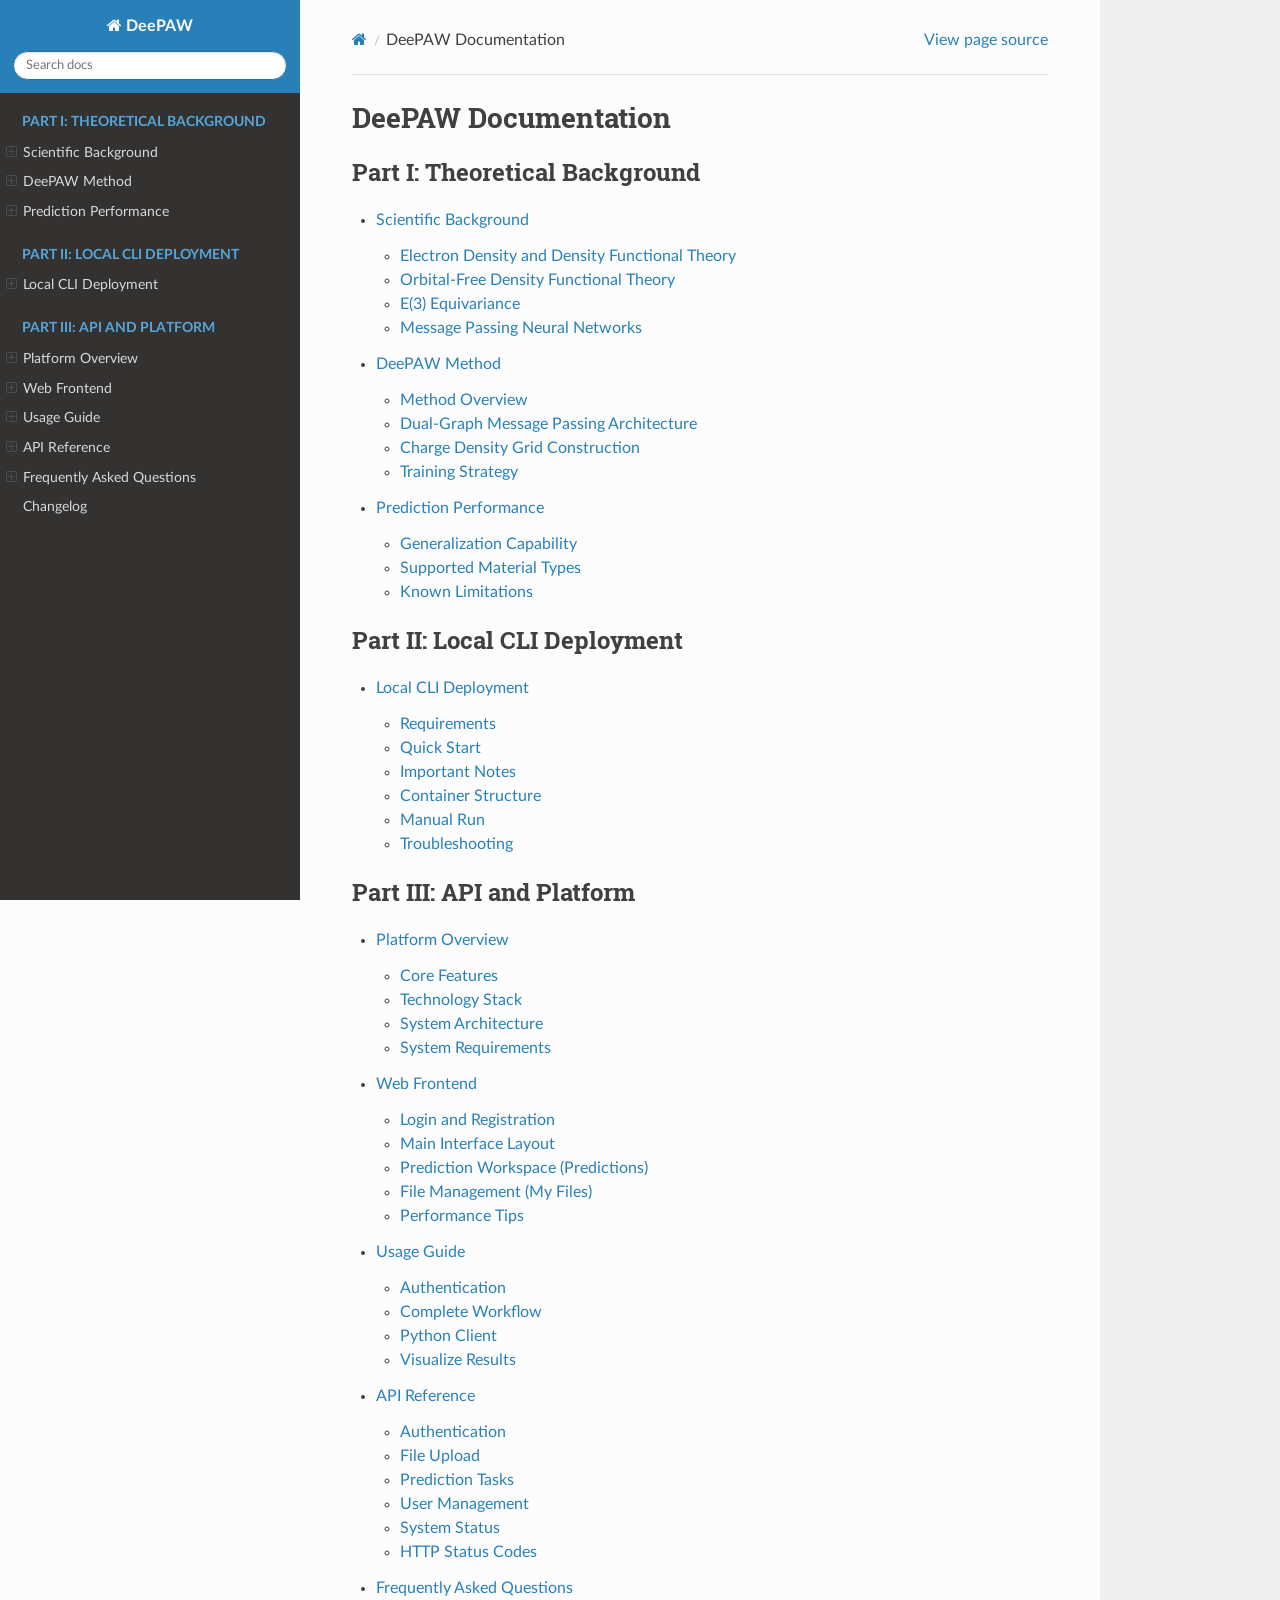
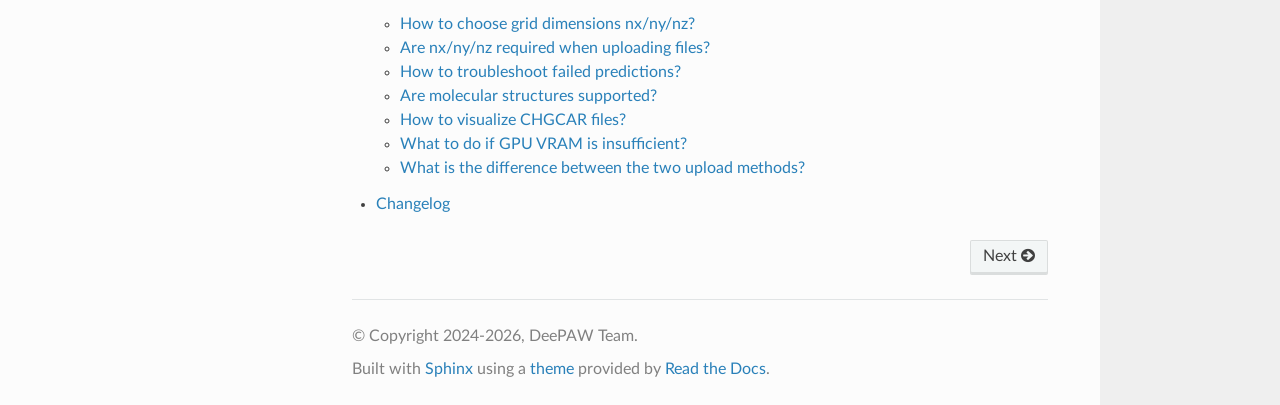
<file: docs/index.html>
<!DOCTYPE html>
<html class="writer-html5" lang="en" data-content_root="./">
<head>
  <meta charset="utf-8" /><meta name="viewport" content="width=device-width, initial-scale=1" />

  <meta name="viewport" content="width=device-width, initial-scale=1.0" />
  <title>DeePAW Documentation &mdash; DeePAW 2.2.0 documentation</title>
      <link rel="stylesheet" type="text/css" href="_static/pygments.css?v=b86133f3" />
      <link rel="stylesheet" type="text/css" href="_static/css/theme.css?v=9edc463e" />

  
      <script src="_static/jquery.js?v=5d32c60e"></script>
      <script src="_static/_sphinx_javascript_frameworks_compat.js?v=2cd50e6c"></script>
      <script src="_static/documentation_options.js?v=b21de401"></script>
      <script src="_static/doctools.js?v=fd6eb6e6"></script>
      <script src="_static/sphinx_highlight.js?v=6ffebe34"></script>
    <script src="_static/js/theme.js"></script>
    <link rel="index" title="Index" href="genindex.html" />
    <link rel="search" title="Search" href="search.html" />
    <link rel="next" title="Scientific Background" href="theory/background.html" /> 
</head>

<body class="wy-body-for-nav"> 
  <div class="wy-grid-for-nav">
    <nav data-toggle="wy-nav-shift" class="wy-nav-side">
      <div class="wy-side-scroll">
        <div class="wy-side-nav-search" >

          
          
          <a href="#" class="icon icon-home">
            DeePAW
          </a>
<div role="search">
  <form id="rtd-search-form" class="wy-form" action="search.html" method="get">
    <input type="text" name="q" placeholder="Search docs" aria-label="Search docs" />
    <input type="hidden" name="check_keywords" value="yes" />
    <input type="hidden" name="area" value="default" />
  </form>
</div>
        </div><div class="wy-menu wy-menu-vertical" data-spy="affix" role="navigation" aria-label="Navigation menu">
              <p class="caption" role="heading"><span class="caption-text">Part I: Theoretical Background</span></p>
<ul>
<li class="toctree-l1"><a class="reference internal" href="theory/background.html">Scientific Background</a><ul>
<li class="toctree-l2"><a class="reference internal" href="theory/background.html#electron-density-and-density-functional-theory">Electron Density and Density Functional Theory</a></li>
<li class="toctree-l2"><a class="reference internal" href="theory/background.html#orbital-free-density-functional-theory">Orbital-Free Density Functional Theory</a></li>
<li class="toctree-l2"><a class="reference internal" href="theory/background.html#e-3-equivariance">E(3) Equivariance</a></li>
<li class="toctree-l2"><a class="reference internal" href="theory/background.html#message-passing-neural-networks">Message Passing Neural Networks</a></li>
</ul>
</li>
<li class="toctree-l1"><a class="reference internal" href="theory/method.html">DeePAW Method</a><ul>
<li class="toctree-l2"><a class="reference internal" href="theory/method.html#method-overview">Method Overview</a></li>
<li class="toctree-l2"><a class="reference internal" href="theory/method.html#dual-graph-message-passing-architecture">Dual-Graph Message Passing Architecture</a></li>
<li class="toctree-l2"><a class="reference internal" href="theory/method.html#charge-density-grid-construction">Charge Density Grid Construction</a></li>
<li class="toctree-l2"><a class="reference internal" href="theory/method.html#training-strategy">Training Strategy</a></li>
</ul>
</li>
<li class="toctree-l1"><a class="reference internal" href="theory/performance.html">Prediction Performance</a><ul>
<li class="toctree-l2"><a class="reference internal" href="theory/performance.html#generalization-capability">Generalization Capability</a></li>
<li class="toctree-l2"><a class="reference internal" href="theory/performance.html#supported-material-types">Supported Material Types</a></li>
<li class="toctree-l2"><a class="reference internal" href="theory/performance.html#known-limitations">Known Limitations</a></li>
</ul>
</li>
</ul>
<p class="caption" role="heading"><span class="caption-text">Part II: Local CLI Deployment</span></p>
<ul>
<li class="toctree-l1"><a class="reference internal" href="platform/deployment.html">Local CLI Deployment</a><ul>
<li class="toctree-l2"><a class="reference internal" href="platform/deployment.html#requirements">Requirements</a></li>
<li class="toctree-l2"><a class="reference internal" href="platform/deployment.html#quick-start">Quick Start</a></li>
<li class="toctree-l2"><a class="reference internal" href="platform/deployment.html#important-notes">Important Notes</a></li>
<li class="toctree-l2"><a class="reference internal" href="platform/deployment.html#container-structure">Container Structure</a></li>
<li class="toctree-l2"><a class="reference internal" href="platform/deployment.html#manual-run">Manual Run</a></li>
<li class="toctree-l2"><a class="reference internal" href="platform/deployment.html#troubleshooting">Troubleshooting</a></li>
</ul>
</li>
</ul>
<p class="caption" role="heading"><span class="caption-text">Part III: API and Platform</span></p>
<ul>
<li class="toctree-l1"><a class="reference internal" href="platform/overview.html">Platform Overview</a><ul>
<li class="toctree-l2"><a class="reference internal" href="platform/overview.html#core-features">Core Features</a></li>
<li class="toctree-l2"><a class="reference internal" href="platform/overview.html#technology-stack">Technology Stack</a></li>
<li class="toctree-l2"><a class="reference internal" href="platform/overview.html#system-architecture">System Architecture</a><ul>
<li class="toctree-l3"><a class="reference internal" href="platform/overview.html#gpu-task-scheduling">GPU Task Scheduling</a></li>
</ul>
</li>
<li class="toctree-l2"><a class="reference internal" href="platform/overview.html#system-requirements">System Requirements</a><ul>
<li class="toctree-l3"><a class="reference internal" href="platform/overview.html#server-side">Server Side</a></li>
<li class="toctree-l3"><a class="reference internal" href="platform/overview.html#client-side">Client Side</a></li>
</ul>
</li>
</ul>
</li>
<li class="toctree-l1"><a class="reference internal" href="platform/web_frontend.html">Web Frontend</a><ul>
<li class="toctree-l2"><a class="reference internal" href="platform/web_frontend.html#login-and-registration">Login and Registration</a></li>
<li class="toctree-l2"><a class="reference internal" href="platform/web_frontend.html#main-interface-layout">Main Interface Layout</a></li>
<li class="toctree-l2"><a class="reference internal" href="platform/web_frontend.html#prediction-workspace-predictions">Prediction Workspace (Predictions)</a><ul>
<li class="toctree-l3"><a class="reference internal" href="platform/web_frontend.html#left-panel-gpu-cluster-status">Left Panel: GPU Cluster Status</a></li>
<li class="toctree-l3"><a class="reference internal" href="platform/web_frontend.html#center-panel-prediction-task-configuration">Center Panel: Prediction Task Configuration</a></li>
<li class="toctree-l3"><a class="reference internal" href="platform/web_frontend.html#right-panel-visualization">Right Panel: Visualization</a></li>
</ul>
</li>
<li class="toctree-l2"><a class="reference internal" href="platform/web_frontend.html#file-management-my-files">File Management (My Files)</a></li>
<li class="toctree-l2"><a class="reference internal" href="platform/web_frontend.html#performance-tips">Performance Tips</a></li>
</ul>
</li>
<li class="toctree-l1"><a class="reference internal" href="platform/usage.html">Usage Guide</a><ul>
<li class="toctree-l2"><a class="reference internal" href="platform/usage.html#authentication">Authentication</a><ul>
<li class="toctree-l3"><a class="reference internal" href="platform/usage.html#register-account">Register Account</a></li>
<li class="toctree-l3"><a class="reference internal" href="platform/usage.html#login-and-obtain-token">Login and Obtain Token</a></li>
</ul>
</li>
<li class="toctree-l2"><a class="reference internal" href="platform/usage.html#complete-workflow">Complete Workflow</a><ul>
<li class="toctree-l3"><a class="reference internal" href="platform/usage.html#step-1-upload-structure-files">Step 1: Upload Structure Files</a></li>
<li class="toctree-l3"><a class="reference internal" href="platform/usage.html#step-2-submit-batch-prediction">Step 2: Submit Batch Prediction</a></li>
<li class="toctree-l3"><a class="reference internal" href="platform/usage.html#step-3-check-progress">Step 3: Check Progress</a></li>
<li class="toctree-l3"><a class="reference internal" href="platform/usage.html#step-4-download-results">Step 4: Download Results</a></li>
</ul>
</li>
<li class="toctree-l2"><a class="reference internal" href="platform/usage.html#python-client">Python Client</a></li>
<li class="toctree-l2"><a class="reference internal" href="platform/usage.html#visualize-results">Visualize Results</a></li>
</ul>
</li>
<li class="toctree-l1"><a class="reference internal" href="platform/api_reference.html">API Reference</a><ul>
<li class="toctree-l2"><a class="reference internal" href="platform/api_reference.html#authentication">Authentication</a><ul>
<li class="toctree-l3"><a class="reference internal" href="platform/api_reference.html#post-api-auth-register-with-code">POST /api/auth/register-with-code</a></li>
<li class="toctree-l3"><a class="reference internal" href="platform/api_reference.html#post-api-auth-login">POST /api/auth/login</a></li>
<li class="toctree-l3"><a class="reference internal" href="platform/api_reference.html#post-api-auth-send-reset-code">POST /api/auth/send-reset-code</a></li>
<li class="toctree-l3"><a class="reference internal" href="platform/api_reference.html#post-api-auth-reset-password">POST /api/auth/reset-password</a></li>
</ul>
</li>
<li class="toctree-l2"><a class="reference internal" href="platform/api_reference.html#file-upload">File Upload</a><ul>
<li class="toctree-l3"><a class="reference internal" href="platform/api_reference.html#post-api-files-upload-structures">POST /api/files/upload-structures</a></li>
</ul>
</li>
<li class="toctree-l2"><a class="reference internal" href="platform/api_reference.html#prediction-tasks">Prediction Tasks</a><ul>
<li class="toctree-l3"><a class="reference internal" href="platform/api_reference.html#post-api-predictions-batch">POST /api/predictions/batch</a></li>
<li class="toctree-l3"><a class="reference internal" href="platform/api_reference.html#get-api-predictions-batch-batch-id">GET /api/predictions/batch/{batch_id}</a></li>
<li class="toctree-l3"><a class="reference internal" href="platform/api_reference.html#get-api-predictions-result-task-id">GET /api/predictions/result/{task_id}</a></li>
<li class="toctree-l3"><a class="reference internal" href="platform/api_reference.html#get-api-predictions-slice-task-id">GET /api/predictions/slice/{task_id}</a></li>
</ul>
</li>
<li class="toctree-l2"><a class="reference internal" href="platform/api_reference.html#user-management">User Management</a></li>
<li class="toctree-l2"><a class="reference internal" href="platform/api_reference.html#system-status">System Status</a><ul>
<li class="toctree-l3"><a class="reference internal" href="platform/api_reference.html#get-api-tasks-system-status">GET /api/tasks/system/status</a></li>
</ul>
</li>
<li class="toctree-l2"><a class="reference internal" href="platform/api_reference.html#http-status-codes">HTTP Status Codes</a></li>
</ul>
</li>
<li class="toctree-l1"><a class="reference internal" href="platform/faq.html">Frequently Asked Questions</a><ul>
<li class="toctree-l2"><a class="reference internal" href="platform/faq.html#how-to-choose-grid-dimensions-nx-ny-nz">How to choose grid dimensions nx/ny/nz?</a></li>
<li class="toctree-l2"><a class="reference internal" href="platform/faq.html#are-nx-ny-nz-required-when-uploading-files">Are nx/ny/nz required when uploading files?</a></li>
<li class="toctree-l2"><a class="reference internal" href="platform/faq.html#how-to-troubleshoot-failed-predictions">How to troubleshoot failed predictions?</a></li>
<li class="toctree-l2"><a class="reference internal" href="platform/faq.html#are-molecular-structures-supported">Are molecular structures supported?</a></li>
<li class="toctree-l2"><a class="reference internal" href="platform/faq.html#how-to-visualize-chgcar-files">How to visualize CHGCAR files?</a></li>
<li class="toctree-l2"><a class="reference internal" href="platform/faq.html#what-to-do-if-gpu-vram-is-insufficient">What to do if GPU VRAM is insufficient?</a></li>
<li class="toctree-l2"><a class="reference internal" href="platform/faq.html#what-is-the-difference-between-the-two-upload-methods">What is the difference between the two upload methods?</a></li>
</ul>
</li>
<li class="toctree-l1"><a class="reference internal" href="platform/changelog.html">Changelog</a></li>
</ul>

        </div>
      </div>
    </nav>

    <section data-toggle="wy-nav-shift" class="wy-nav-content-wrap"><nav class="wy-nav-top" aria-label="Mobile navigation menu" >
          <i data-toggle="wy-nav-top" class="fa fa-bars"></i>
          <a href="#">DeePAW</a>
      </nav>

      <div class="wy-nav-content">
        <div class="rst-content">
          <div role="navigation" aria-label="Page navigation">
  <ul class="wy-breadcrumbs">
      <li><a href="#" class="icon icon-home" aria-label="Home"></a></li>
      <li class="breadcrumb-item active">DeePAW Documentation</li>
      <li class="wy-breadcrumbs-aside">
            <a href="_sources/index.rst.txt" rel="nofollow"> View page source</a>
      </li>
  </ul>
  <hr/>
</div>
          <div role="main" class="document" itemscope="itemscope" itemtype="http://schema.org/Article">
           <div itemprop="articleBody">
             
  <section id="deepaw-documentation">
<h1>DeePAW Documentation<a class="headerlink" href="#deepaw-documentation" title="Link to this heading"></a></h1>
<div class="toctree-wrapper compound">
<p class="caption" role="heading"><span class="caption-text">Part I: Theoretical Background</span></p>
<ul>
<li class="toctree-l1"><a class="reference internal" href="theory/background.html">Scientific Background</a><ul>
<li class="toctree-l2"><a class="reference internal" href="theory/background.html#electron-density-and-density-functional-theory">Electron Density and Density Functional Theory</a></li>
<li class="toctree-l2"><a class="reference internal" href="theory/background.html#orbital-free-density-functional-theory">Orbital-Free Density Functional Theory</a></li>
<li class="toctree-l2"><a class="reference internal" href="theory/background.html#e-3-equivariance">E(3) Equivariance</a></li>
<li class="toctree-l2"><a class="reference internal" href="theory/background.html#message-passing-neural-networks">Message Passing Neural Networks</a></li>
</ul>
</li>
<li class="toctree-l1"><a class="reference internal" href="theory/method.html">DeePAW Method</a><ul>
<li class="toctree-l2"><a class="reference internal" href="theory/method.html#method-overview">Method Overview</a></li>
<li class="toctree-l2"><a class="reference internal" href="theory/method.html#dual-graph-message-passing-architecture">Dual-Graph Message Passing Architecture</a></li>
<li class="toctree-l2"><a class="reference internal" href="theory/method.html#charge-density-grid-construction">Charge Density Grid Construction</a></li>
<li class="toctree-l2"><a class="reference internal" href="theory/method.html#training-strategy">Training Strategy</a></li>
</ul>
</li>
<li class="toctree-l1"><a class="reference internal" href="theory/performance.html">Prediction Performance</a><ul>
<li class="toctree-l2"><a class="reference internal" href="theory/performance.html#generalization-capability">Generalization Capability</a></li>
<li class="toctree-l2"><a class="reference internal" href="theory/performance.html#supported-material-types">Supported Material Types</a></li>
<li class="toctree-l2"><a class="reference internal" href="theory/performance.html#known-limitations">Known Limitations</a></li>
</ul>
</li>
</ul>
</div>
<div class="toctree-wrapper compound">
<p class="caption" role="heading"><span class="caption-text">Part II: Local CLI Deployment</span></p>
<ul>
<li class="toctree-l1"><a class="reference internal" href="platform/deployment.html">Local CLI Deployment</a><ul>
<li class="toctree-l2"><a class="reference internal" href="platform/deployment.html#requirements">Requirements</a></li>
<li class="toctree-l2"><a class="reference internal" href="platform/deployment.html#quick-start">Quick Start</a></li>
<li class="toctree-l2"><a class="reference internal" href="platform/deployment.html#important-notes">Important Notes</a></li>
<li class="toctree-l2"><a class="reference internal" href="platform/deployment.html#container-structure">Container Structure</a></li>
<li class="toctree-l2"><a class="reference internal" href="platform/deployment.html#manual-run">Manual Run</a></li>
<li class="toctree-l2"><a class="reference internal" href="platform/deployment.html#troubleshooting">Troubleshooting</a></li>
</ul>
</li>
</ul>
</div>
<div class="toctree-wrapper compound">
<p class="caption" role="heading"><span class="caption-text">Part III: API and Platform</span></p>
<ul>
<li class="toctree-l1"><a class="reference internal" href="platform/overview.html">Platform Overview</a><ul>
<li class="toctree-l2"><a class="reference internal" href="platform/overview.html#core-features">Core Features</a></li>
<li class="toctree-l2"><a class="reference internal" href="platform/overview.html#technology-stack">Technology Stack</a></li>
<li class="toctree-l2"><a class="reference internal" href="platform/overview.html#system-architecture">System Architecture</a></li>
<li class="toctree-l2"><a class="reference internal" href="platform/overview.html#system-requirements">System Requirements</a></li>
</ul>
</li>
<li class="toctree-l1"><a class="reference internal" href="platform/web_frontend.html">Web Frontend</a><ul>
<li class="toctree-l2"><a class="reference internal" href="platform/web_frontend.html#login-and-registration">Login and Registration</a></li>
<li class="toctree-l2"><a class="reference internal" href="platform/web_frontend.html#main-interface-layout">Main Interface Layout</a></li>
<li class="toctree-l2"><a class="reference internal" href="platform/web_frontend.html#prediction-workspace-predictions">Prediction Workspace (Predictions)</a></li>
<li class="toctree-l2"><a class="reference internal" href="platform/web_frontend.html#file-management-my-files">File Management (My Files)</a></li>
<li class="toctree-l2"><a class="reference internal" href="platform/web_frontend.html#performance-tips">Performance Tips</a></li>
</ul>
</li>
<li class="toctree-l1"><a class="reference internal" href="platform/usage.html">Usage Guide</a><ul>
<li class="toctree-l2"><a class="reference internal" href="platform/usage.html#authentication">Authentication</a></li>
<li class="toctree-l2"><a class="reference internal" href="platform/usage.html#complete-workflow">Complete Workflow</a></li>
<li class="toctree-l2"><a class="reference internal" href="platform/usage.html#python-client">Python Client</a></li>
<li class="toctree-l2"><a class="reference internal" href="platform/usage.html#visualize-results">Visualize Results</a></li>
</ul>
</li>
<li class="toctree-l1"><a class="reference internal" href="platform/api_reference.html">API Reference</a><ul>
<li class="toctree-l2"><a class="reference internal" href="platform/api_reference.html#authentication">Authentication</a></li>
<li class="toctree-l2"><a class="reference internal" href="platform/api_reference.html#file-upload">File Upload</a></li>
<li class="toctree-l2"><a class="reference internal" href="platform/api_reference.html#prediction-tasks">Prediction Tasks</a></li>
<li class="toctree-l2"><a class="reference internal" href="platform/api_reference.html#user-management">User Management</a></li>
<li class="toctree-l2"><a class="reference internal" href="platform/api_reference.html#system-status">System Status</a></li>
<li class="toctree-l2"><a class="reference internal" href="platform/api_reference.html#http-status-codes">HTTP Status Codes</a></li>
</ul>
</li>
<li class="toctree-l1"><a class="reference internal" href="platform/faq.html">Frequently Asked Questions</a><ul>
<li class="toctree-l2"><a class="reference internal" href="platform/faq.html#how-to-choose-grid-dimensions-nx-ny-nz">How to choose grid dimensions nx/ny/nz?</a></li>
<li class="toctree-l2"><a class="reference internal" href="platform/faq.html#are-nx-ny-nz-required-when-uploading-files">Are nx/ny/nz required when uploading files?</a></li>
<li class="toctree-l2"><a class="reference internal" href="platform/faq.html#how-to-troubleshoot-failed-predictions">How to troubleshoot failed predictions?</a></li>
<li class="toctree-l2"><a class="reference internal" href="platform/faq.html#are-molecular-structures-supported">Are molecular structures supported?</a></li>
<li class="toctree-l2"><a class="reference internal" href="platform/faq.html#how-to-visualize-chgcar-files">How to visualize CHGCAR files?</a></li>
<li class="toctree-l2"><a class="reference internal" href="platform/faq.html#what-to-do-if-gpu-vram-is-insufficient">What to do if GPU VRAM is insufficient?</a></li>
<li class="toctree-l2"><a class="reference internal" href="platform/faq.html#what-is-the-difference-between-the-two-upload-methods">What is the difference between the two upload methods?</a></li>
</ul>
</li>
<li class="toctree-l1"><a class="reference internal" href="platform/changelog.html">Changelog</a></li>
</ul>
</div>
</section>


           </div>
          </div>
          <footer><div class="rst-footer-buttons" role="navigation" aria-label="Footer">
        <a href="theory/background.html" class="btn btn-neutral float-right" title="Scientific Background" accesskey="n" rel="next">Next <span class="fa fa-arrow-circle-right" aria-hidden="true"></span></a>
    </div>

  <hr/>

  <div role="contentinfo">
    <p>&#169; Copyright 2024-2026, DeePAW Team.</p>
  </div>

  Built with <a href="https://www.sphinx-doc.org/">Sphinx</a> using a
    <a href="https://github.com/readthedocs/sphinx_rtd_theme">theme</a>
    provided by <a href="https://readthedocs.org">Read the Docs</a>.
   

</footer>
        </div>
      </div>
    </section>
  </div>
  <script>
      jQuery(function () {
          SphinxRtdTheme.Navigation.enable(true);
      });
  </script> 

</body>
</html>
</file>
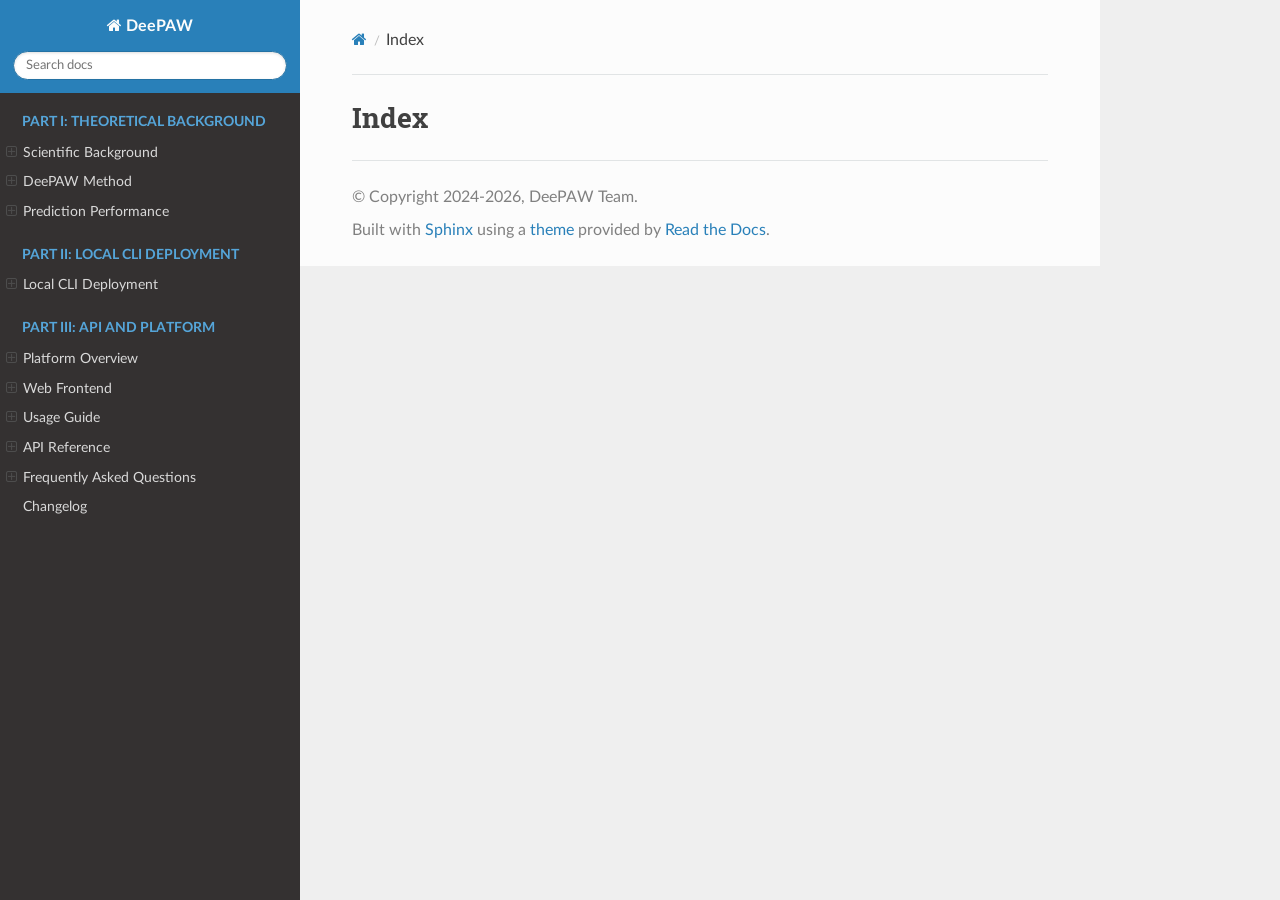
<file: docs/genindex.html>
<!DOCTYPE html>
<html class="writer-html5" lang="en" data-content_root="./">
<head>
  <meta charset="utf-8" />
  <meta name="viewport" content="width=device-width, initial-scale=1.0" />
  <title>Index &mdash; DeePAW 2.2.0 documentation</title>
      <link rel="stylesheet" type="text/css" href="_static/pygments.css?v=b86133f3" />
      <link rel="stylesheet" type="text/css" href="_static/css/theme.css?v=9edc463e" />

  
      <script src="_static/jquery.js?v=5d32c60e"></script>
      <script src="_static/_sphinx_javascript_frameworks_compat.js?v=2cd50e6c"></script>
      <script src="_static/documentation_options.js?v=b21de401"></script>
      <script src="_static/doctools.js?v=fd6eb6e6"></script>
      <script src="_static/sphinx_highlight.js?v=6ffebe34"></script>
    <script src="_static/js/theme.js"></script>
    <link rel="index" title="Index" href="#" />
    <link rel="search" title="Search" href="search.html" /> 
</head>

<body class="wy-body-for-nav"> 
  <div class="wy-grid-for-nav">
    <nav data-toggle="wy-nav-shift" class="wy-nav-side">
      <div class="wy-side-scroll">
        <div class="wy-side-nav-search" >

          
          
          <a href="index.html" class="icon icon-home">
            DeePAW
          </a>
<div role="search">
  <form id="rtd-search-form" class="wy-form" action="search.html" method="get">
    <input type="text" name="q" placeholder="Search docs" aria-label="Search docs" />
    <input type="hidden" name="check_keywords" value="yes" />
    <input type="hidden" name="area" value="default" />
  </form>
</div>
        </div><div class="wy-menu wy-menu-vertical" data-spy="affix" role="navigation" aria-label="Navigation menu">
              <p class="caption" role="heading"><span class="caption-text">Part I: Theoretical Background</span></p>
<ul>
<li class="toctree-l1"><a class="reference internal" href="theory/background.html">Scientific Background</a><ul>
<li class="toctree-l2"><a class="reference internal" href="theory/background.html#electron-density-and-density-functional-theory">Electron Density and Density Functional Theory</a></li>
<li class="toctree-l2"><a class="reference internal" href="theory/background.html#orbital-free-density-functional-theory">Orbital-Free Density Functional Theory</a></li>
<li class="toctree-l2"><a class="reference internal" href="theory/background.html#e-3-equivariance">E(3) Equivariance</a></li>
<li class="toctree-l2"><a class="reference internal" href="theory/background.html#message-passing-neural-networks">Message Passing Neural Networks</a></li>
</ul>
</li>
<li class="toctree-l1"><a class="reference internal" href="theory/method.html">DeePAW Method</a><ul>
<li class="toctree-l2"><a class="reference internal" href="theory/method.html#method-overview">Method Overview</a></li>
<li class="toctree-l2"><a class="reference internal" href="theory/method.html#dual-graph-message-passing-architecture">Dual-Graph Message Passing Architecture</a></li>
<li class="toctree-l2"><a class="reference internal" href="theory/method.html#charge-density-grid-construction">Charge Density Grid Construction</a></li>
<li class="toctree-l2"><a class="reference internal" href="theory/method.html#training-strategy">Training Strategy</a></li>
</ul>
</li>
<li class="toctree-l1"><a class="reference internal" href="theory/performance.html">Prediction Performance</a><ul>
<li class="toctree-l2"><a class="reference internal" href="theory/performance.html#generalization-capability">Generalization Capability</a></li>
<li class="toctree-l2"><a class="reference internal" href="theory/performance.html#supported-material-types">Supported Material Types</a></li>
<li class="toctree-l2"><a class="reference internal" href="theory/performance.html#known-limitations">Known Limitations</a></li>
</ul>
</li>
</ul>
<p class="caption" role="heading"><span class="caption-text">Part II: Local CLI Deployment</span></p>
<ul>
<li class="toctree-l1"><a class="reference internal" href="platform/deployment.html">Local CLI Deployment</a><ul>
<li class="toctree-l2"><a class="reference internal" href="platform/deployment.html#requirements">Requirements</a></li>
<li class="toctree-l2"><a class="reference internal" href="platform/deployment.html#quick-start">Quick Start</a></li>
<li class="toctree-l2"><a class="reference internal" href="platform/deployment.html#important-notes">Important Notes</a></li>
<li class="toctree-l2"><a class="reference internal" href="platform/deployment.html#container-structure">Container Structure</a></li>
<li class="toctree-l2"><a class="reference internal" href="platform/deployment.html#manual-run">Manual Run</a></li>
<li class="toctree-l2"><a class="reference internal" href="platform/deployment.html#troubleshooting">Troubleshooting</a></li>
</ul>
</li>
</ul>
<p class="caption" role="heading"><span class="caption-text">Part III: API and Platform</span></p>
<ul>
<li class="toctree-l1"><a class="reference internal" href="platform/overview.html">Platform Overview</a><ul>
<li class="toctree-l2"><a class="reference internal" href="platform/overview.html#core-features">Core Features</a></li>
<li class="toctree-l2"><a class="reference internal" href="platform/overview.html#technology-stack">Technology Stack</a></li>
<li class="toctree-l2"><a class="reference internal" href="platform/overview.html#system-architecture">System Architecture</a><ul>
<li class="toctree-l3"><a class="reference internal" href="platform/overview.html#gpu-task-scheduling">GPU Task Scheduling</a></li>
</ul>
</li>
<li class="toctree-l2"><a class="reference internal" href="platform/overview.html#system-requirements">System Requirements</a><ul>
<li class="toctree-l3"><a class="reference internal" href="platform/overview.html#server-side">Server Side</a></li>
<li class="toctree-l3"><a class="reference internal" href="platform/overview.html#client-side">Client Side</a></li>
</ul>
</li>
</ul>
</li>
<li class="toctree-l1"><a class="reference internal" href="platform/web_frontend.html">Web Frontend</a><ul>
<li class="toctree-l2"><a class="reference internal" href="platform/web_frontend.html#login-and-registration">Login and Registration</a></li>
<li class="toctree-l2"><a class="reference internal" href="platform/web_frontend.html#main-interface-layout">Main Interface Layout</a></li>
<li class="toctree-l2"><a class="reference internal" href="platform/web_frontend.html#prediction-workspace-predictions">Prediction Workspace (Predictions)</a><ul>
<li class="toctree-l3"><a class="reference internal" href="platform/web_frontend.html#left-panel-gpu-cluster-status">Left Panel: GPU Cluster Status</a></li>
<li class="toctree-l3"><a class="reference internal" href="platform/web_frontend.html#center-panel-prediction-task-configuration">Center Panel: Prediction Task Configuration</a></li>
<li class="toctree-l3"><a class="reference internal" href="platform/web_frontend.html#right-panel-visualization">Right Panel: Visualization</a></li>
</ul>
</li>
<li class="toctree-l2"><a class="reference internal" href="platform/web_frontend.html#file-management-my-files">File Management (My Files)</a></li>
<li class="toctree-l2"><a class="reference internal" href="platform/web_frontend.html#performance-tips">Performance Tips</a></li>
</ul>
</li>
<li class="toctree-l1"><a class="reference internal" href="platform/usage.html">Usage Guide</a><ul>
<li class="toctree-l2"><a class="reference internal" href="platform/usage.html#authentication">Authentication</a><ul>
<li class="toctree-l3"><a class="reference internal" href="platform/usage.html#register-account">Register Account</a></li>
<li class="toctree-l3"><a class="reference internal" href="platform/usage.html#login-and-obtain-token">Login and Obtain Token</a></li>
</ul>
</li>
<li class="toctree-l2"><a class="reference internal" href="platform/usage.html#complete-workflow">Complete Workflow</a><ul>
<li class="toctree-l3"><a class="reference internal" href="platform/usage.html#step-1-upload-structure-files">Step 1: Upload Structure Files</a></li>
<li class="toctree-l3"><a class="reference internal" href="platform/usage.html#step-2-submit-batch-prediction">Step 2: Submit Batch Prediction</a></li>
<li class="toctree-l3"><a class="reference internal" href="platform/usage.html#step-3-check-progress">Step 3: Check Progress</a></li>
<li class="toctree-l3"><a class="reference internal" href="platform/usage.html#step-4-download-results">Step 4: Download Results</a></li>
</ul>
</li>
<li class="toctree-l2"><a class="reference internal" href="platform/usage.html#python-client">Python Client</a></li>
<li class="toctree-l2"><a class="reference internal" href="platform/usage.html#visualize-results">Visualize Results</a></li>
</ul>
</li>
<li class="toctree-l1"><a class="reference internal" href="platform/api_reference.html">API Reference</a><ul>
<li class="toctree-l2"><a class="reference internal" href="platform/api_reference.html#authentication">Authentication</a><ul>
<li class="toctree-l3"><a class="reference internal" href="platform/api_reference.html#post-api-auth-register-with-code">POST /api/auth/register-with-code</a></li>
<li class="toctree-l3"><a class="reference internal" href="platform/api_reference.html#post-api-auth-login">POST /api/auth/login</a></li>
<li class="toctree-l3"><a class="reference internal" href="platform/api_reference.html#post-api-auth-send-reset-code">POST /api/auth/send-reset-code</a></li>
<li class="toctree-l3"><a class="reference internal" href="platform/api_reference.html#post-api-auth-reset-password">POST /api/auth/reset-password</a></li>
</ul>
</li>
<li class="toctree-l2"><a class="reference internal" href="platform/api_reference.html#file-upload">File Upload</a><ul>
<li class="toctree-l3"><a class="reference internal" href="platform/api_reference.html#post-api-files-upload-structures">POST /api/files/upload-structures</a></li>
</ul>
</li>
<li class="toctree-l2"><a class="reference internal" href="platform/api_reference.html#prediction-tasks">Prediction Tasks</a><ul>
<li class="toctree-l3"><a class="reference internal" href="platform/api_reference.html#post-api-predictions-batch">POST /api/predictions/batch</a></li>
<li class="toctree-l3"><a class="reference internal" href="platform/api_reference.html#get-api-predictions-batch-batch-id">GET /api/predictions/batch/{batch_id}</a></li>
<li class="toctree-l3"><a class="reference internal" href="platform/api_reference.html#get-api-predictions-result-task-id">GET /api/predictions/result/{task_id}</a></li>
<li class="toctree-l3"><a class="reference internal" href="platform/api_reference.html#get-api-predictions-slice-task-id">GET /api/predictions/slice/{task_id}</a></li>
</ul>
</li>
<li class="toctree-l2"><a class="reference internal" href="platform/api_reference.html#user-management">User Management</a></li>
<li class="toctree-l2"><a class="reference internal" href="platform/api_reference.html#system-status">System Status</a><ul>
<li class="toctree-l3"><a class="reference internal" href="platform/api_reference.html#get-api-tasks-system-status">GET /api/tasks/system/status</a></li>
</ul>
</li>
<li class="toctree-l2"><a class="reference internal" href="platform/api_reference.html#http-status-codes">HTTP Status Codes</a></li>
</ul>
</li>
<li class="toctree-l1"><a class="reference internal" href="platform/faq.html">Frequently Asked Questions</a><ul>
<li class="toctree-l2"><a class="reference internal" href="platform/faq.html#how-to-choose-grid-dimensions-nx-ny-nz">How to choose grid dimensions nx/ny/nz?</a></li>
<li class="toctree-l2"><a class="reference internal" href="platform/faq.html#are-nx-ny-nz-required-when-uploading-files">Are nx/ny/nz required when uploading files?</a></li>
<li class="toctree-l2"><a class="reference internal" href="platform/faq.html#how-to-troubleshoot-failed-predictions">How to troubleshoot failed predictions?</a></li>
<li class="toctree-l2"><a class="reference internal" href="platform/faq.html#are-molecular-structures-supported">Are molecular structures supported?</a></li>
<li class="toctree-l2"><a class="reference internal" href="platform/faq.html#how-to-visualize-chgcar-files">How to visualize CHGCAR files?</a></li>
<li class="toctree-l2"><a class="reference internal" href="platform/faq.html#what-to-do-if-gpu-vram-is-insufficient">What to do if GPU VRAM is insufficient?</a></li>
<li class="toctree-l2"><a class="reference internal" href="platform/faq.html#what-is-the-difference-between-the-two-upload-methods">What is the difference between the two upload methods?</a></li>
</ul>
</li>
<li class="toctree-l1"><a class="reference internal" href="platform/changelog.html">Changelog</a></li>
</ul>

        </div>
      </div>
    </nav>

    <section data-toggle="wy-nav-shift" class="wy-nav-content-wrap"><nav class="wy-nav-top" aria-label="Mobile navigation menu" >
          <i data-toggle="wy-nav-top" class="fa fa-bars"></i>
          <a href="index.html">DeePAW</a>
      </nav>

      <div class="wy-nav-content">
        <div class="rst-content">
          <div role="navigation" aria-label="Page navigation">
  <ul class="wy-breadcrumbs">
      <li><a href="index.html" class="icon icon-home" aria-label="Home"></a></li>
      <li class="breadcrumb-item active">Index</li>
      <li class="wy-breadcrumbs-aside">
      </li>
  </ul>
  <hr/>
</div>
          <div role="main" class="document" itemscope="itemscope" itemtype="http://schema.org/Article">
           <div itemprop="articleBody">
             

<h1 id="index">Index</h1>

<div class="genindex-jumpbox">
 
</div>


           </div>
          </div>
          <footer>

  <hr/>

  <div role="contentinfo">
    <p>&#169; Copyright 2024-2026, DeePAW Team.</p>
  </div>

  Built with <a href="https://www.sphinx-doc.org/">Sphinx</a> using a
    <a href="https://github.com/readthedocs/sphinx_rtd_theme">theme</a>
    provided by <a href="https://readthedocs.org">Read the Docs</a>.
   

</footer>
        </div>
      </div>
    </section>
  </div>
  <script>
      jQuery(function () {
          SphinxRtdTheme.Navigation.enable(true);
      });
  </script> 

</body>
</html>
</file>
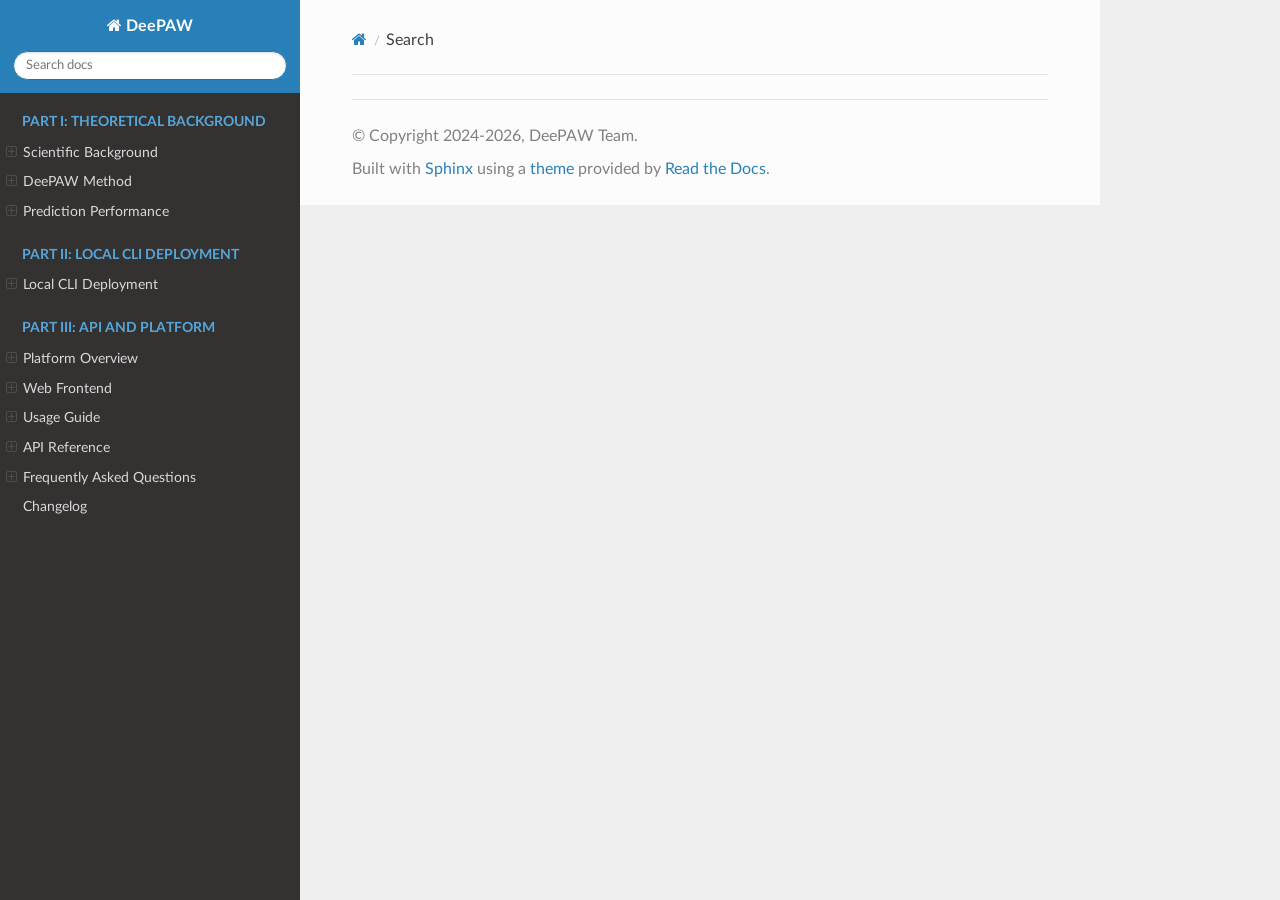
<file: docs/search.html>
<!DOCTYPE html>
<html class="writer-html5" lang="en" data-content_root="./">
<head>
  <meta charset="utf-8" />
  <meta name="viewport" content="width=device-width, initial-scale=1.0" />
  <title>Search &mdash; DeePAW 2.2.0 documentation</title>
      <link rel="stylesheet" type="text/css" href="_static/pygments.css?v=b86133f3" />
      <link rel="stylesheet" type="text/css" href="_static/css/theme.css?v=9edc463e" />

  
    
      <script src="_static/jquery.js?v=5d32c60e"></script>
      <script src="_static/_sphinx_javascript_frameworks_compat.js?v=2cd50e6c"></script>
      <script src="_static/documentation_options.js?v=b21de401"></script>
      <script src="_static/doctools.js?v=fd6eb6e6"></script>
      <script src="_static/sphinx_highlight.js?v=6ffebe34"></script>
    <script src="_static/js/theme.js"></script>
    <script src="_static/searchtools.js"></script>
    <script src="_static/language_data.js"></script>
    <link rel="index" title="Index" href="genindex.html" />
    <link rel="search" title="Search" href="#" /> 
</head>

<body class="wy-body-for-nav"> 
  <div class="wy-grid-for-nav">
    <nav data-toggle="wy-nav-shift" class="wy-nav-side">
      <div class="wy-side-scroll">
        <div class="wy-side-nav-search" >

          
          
          <a href="index.html" class="icon icon-home">
            DeePAW
          </a>
<div role="search">
  <form id="rtd-search-form" class="wy-form" action="#" method="get">
    <input type="text" name="q" placeholder="Search docs" aria-label="Search docs" />
    <input type="hidden" name="check_keywords" value="yes" />
    <input type="hidden" name="area" value="default" />
  </form>
</div>
        </div><div class="wy-menu wy-menu-vertical" data-spy="affix" role="navigation" aria-label="Navigation menu">
              <p class="caption" role="heading"><span class="caption-text">Part I: Theoretical Background</span></p>
<ul>
<li class="toctree-l1"><a class="reference internal" href="theory/background.html">Scientific Background</a><ul>
<li class="toctree-l2"><a class="reference internal" href="theory/background.html#electron-density-and-density-functional-theory">Electron Density and Density Functional Theory</a></li>
<li class="toctree-l2"><a class="reference internal" href="theory/background.html#orbital-free-density-functional-theory">Orbital-Free Density Functional Theory</a></li>
<li class="toctree-l2"><a class="reference internal" href="theory/background.html#e-3-equivariance">E(3) Equivariance</a></li>
<li class="toctree-l2"><a class="reference internal" href="theory/background.html#message-passing-neural-networks">Message Passing Neural Networks</a></li>
</ul>
</li>
<li class="toctree-l1"><a class="reference internal" href="theory/method.html">DeePAW Method</a><ul>
<li class="toctree-l2"><a class="reference internal" href="theory/method.html#method-overview">Method Overview</a></li>
<li class="toctree-l2"><a class="reference internal" href="theory/method.html#dual-graph-message-passing-architecture">Dual-Graph Message Passing Architecture</a></li>
<li class="toctree-l2"><a class="reference internal" href="theory/method.html#charge-density-grid-construction">Charge Density Grid Construction</a></li>
<li class="toctree-l2"><a class="reference internal" href="theory/method.html#training-strategy">Training Strategy</a></li>
</ul>
</li>
<li class="toctree-l1"><a class="reference internal" href="theory/performance.html">Prediction Performance</a><ul>
<li class="toctree-l2"><a class="reference internal" href="theory/performance.html#generalization-capability">Generalization Capability</a></li>
<li class="toctree-l2"><a class="reference internal" href="theory/performance.html#supported-material-types">Supported Material Types</a></li>
<li class="toctree-l2"><a class="reference internal" href="theory/performance.html#known-limitations">Known Limitations</a></li>
</ul>
</li>
</ul>
<p class="caption" role="heading"><span class="caption-text">Part II: Local CLI Deployment</span></p>
<ul>
<li class="toctree-l1"><a class="reference internal" href="platform/deployment.html">Local CLI Deployment</a><ul>
<li class="toctree-l2"><a class="reference internal" href="platform/deployment.html#requirements">Requirements</a></li>
<li class="toctree-l2"><a class="reference internal" href="platform/deployment.html#quick-start">Quick Start</a></li>
<li class="toctree-l2"><a class="reference internal" href="platform/deployment.html#important-notes">Important Notes</a></li>
<li class="toctree-l2"><a class="reference internal" href="platform/deployment.html#container-structure">Container Structure</a></li>
<li class="toctree-l2"><a class="reference internal" href="platform/deployment.html#manual-run">Manual Run</a></li>
<li class="toctree-l2"><a class="reference internal" href="platform/deployment.html#troubleshooting">Troubleshooting</a></li>
</ul>
</li>
</ul>
<p class="caption" role="heading"><span class="caption-text">Part III: API and Platform</span></p>
<ul>
<li class="toctree-l1"><a class="reference internal" href="platform/overview.html">Platform Overview</a><ul>
<li class="toctree-l2"><a class="reference internal" href="platform/overview.html#core-features">Core Features</a></li>
<li class="toctree-l2"><a class="reference internal" href="platform/overview.html#technology-stack">Technology Stack</a></li>
<li class="toctree-l2"><a class="reference internal" href="platform/overview.html#system-architecture">System Architecture</a><ul>
<li class="toctree-l3"><a class="reference internal" href="platform/overview.html#gpu-task-scheduling">GPU Task Scheduling</a></li>
</ul>
</li>
<li class="toctree-l2"><a class="reference internal" href="platform/overview.html#system-requirements">System Requirements</a><ul>
<li class="toctree-l3"><a class="reference internal" href="platform/overview.html#server-side">Server Side</a></li>
<li class="toctree-l3"><a class="reference internal" href="platform/overview.html#client-side">Client Side</a></li>
</ul>
</li>
</ul>
</li>
<li class="toctree-l1"><a class="reference internal" href="platform/web_frontend.html">Web Frontend</a><ul>
<li class="toctree-l2"><a class="reference internal" href="platform/web_frontend.html#login-and-registration">Login and Registration</a></li>
<li class="toctree-l2"><a class="reference internal" href="platform/web_frontend.html#main-interface-layout">Main Interface Layout</a></li>
<li class="toctree-l2"><a class="reference internal" href="platform/web_frontend.html#prediction-workspace-predictions">Prediction Workspace (Predictions)</a><ul>
<li class="toctree-l3"><a class="reference internal" href="platform/web_frontend.html#left-panel-gpu-cluster-status">Left Panel: GPU Cluster Status</a></li>
<li class="toctree-l3"><a class="reference internal" href="platform/web_frontend.html#center-panel-prediction-task-configuration">Center Panel: Prediction Task Configuration</a></li>
<li class="toctree-l3"><a class="reference internal" href="platform/web_frontend.html#right-panel-visualization">Right Panel: Visualization</a></li>
</ul>
</li>
<li class="toctree-l2"><a class="reference internal" href="platform/web_frontend.html#file-management-my-files">File Management (My Files)</a></li>
<li class="toctree-l2"><a class="reference internal" href="platform/web_frontend.html#performance-tips">Performance Tips</a></li>
</ul>
</li>
<li class="toctree-l1"><a class="reference internal" href="platform/usage.html">Usage Guide</a><ul>
<li class="toctree-l2"><a class="reference internal" href="platform/usage.html#authentication">Authentication</a><ul>
<li class="toctree-l3"><a class="reference internal" href="platform/usage.html#register-account">Register Account</a></li>
<li class="toctree-l3"><a class="reference internal" href="platform/usage.html#login-and-obtain-token">Login and Obtain Token</a></li>
</ul>
</li>
<li class="toctree-l2"><a class="reference internal" href="platform/usage.html#complete-workflow">Complete Workflow</a><ul>
<li class="toctree-l3"><a class="reference internal" href="platform/usage.html#step-1-upload-structure-files">Step 1: Upload Structure Files</a></li>
<li class="toctree-l3"><a class="reference internal" href="platform/usage.html#step-2-submit-batch-prediction">Step 2: Submit Batch Prediction</a></li>
<li class="toctree-l3"><a class="reference internal" href="platform/usage.html#step-3-check-progress">Step 3: Check Progress</a></li>
<li class="toctree-l3"><a class="reference internal" href="platform/usage.html#step-4-download-results">Step 4: Download Results</a></li>
</ul>
</li>
<li class="toctree-l2"><a class="reference internal" href="platform/usage.html#python-client">Python Client</a></li>
<li class="toctree-l2"><a class="reference internal" href="platform/usage.html#visualize-results">Visualize Results</a></li>
</ul>
</li>
<li class="toctree-l1"><a class="reference internal" href="platform/api_reference.html">API Reference</a><ul>
<li class="toctree-l2"><a class="reference internal" href="platform/api_reference.html#authentication">Authentication</a><ul>
<li class="toctree-l3"><a class="reference internal" href="platform/api_reference.html#post-api-auth-register-with-code">POST /api/auth/register-with-code</a></li>
<li class="toctree-l3"><a class="reference internal" href="platform/api_reference.html#post-api-auth-login">POST /api/auth/login</a></li>
<li class="toctree-l3"><a class="reference internal" href="platform/api_reference.html#post-api-auth-send-reset-code">POST /api/auth/send-reset-code</a></li>
<li class="toctree-l3"><a class="reference internal" href="platform/api_reference.html#post-api-auth-reset-password">POST /api/auth/reset-password</a></li>
</ul>
</li>
<li class="toctree-l2"><a class="reference internal" href="platform/api_reference.html#file-upload">File Upload</a><ul>
<li class="toctree-l3"><a class="reference internal" href="platform/api_reference.html#post-api-files-upload-structures">POST /api/files/upload-structures</a></li>
</ul>
</li>
<li class="toctree-l2"><a class="reference internal" href="platform/api_reference.html#prediction-tasks">Prediction Tasks</a><ul>
<li class="toctree-l3"><a class="reference internal" href="platform/api_reference.html#post-api-predictions-batch">POST /api/predictions/batch</a></li>
<li class="toctree-l3"><a class="reference internal" href="platform/api_reference.html#get-api-predictions-batch-batch-id">GET /api/predictions/batch/{batch_id}</a></li>
<li class="toctree-l3"><a class="reference internal" href="platform/api_reference.html#get-api-predictions-result-task-id">GET /api/predictions/result/{task_id}</a></li>
<li class="toctree-l3"><a class="reference internal" href="platform/api_reference.html#get-api-predictions-slice-task-id">GET /api/predictions/slice/{task_id}</a></li>
</ul>
</li>
<li class="toctree-l2"><a class="reference internal" href="platform/api_reference.html#user-management">User Management</a></li>
<li class="toctree-l2"><a class="reference internal" href="platform/api_reference.html#system-status">System Status</a><ul>
<li class="toctree-l3"><a class="reference internal" href="platform/api_reference.html#get-api-tasks-system-status">GET /api/tasks/system/status</a></li>
</ul>
</li>
<li class="toctree-l2"><a class="reference internal" href="platform/api_reference.html#http-status-codes">HTTP Status Codes</a></li>
</ul>
</li>
<li class="toctree-l1"><a class="reference internal" href="platform/faq.html">Frequently Asked Questions</a><ul>
<li class="toctree-l2"><a class="reference internal" href="platform/faq.html#how-to-choose-grid-dimensions-nx-ny-nz">How to choose grid dimensions nx/ny/nz?</a></li>
<li class="toctree-l2"><a class="reference internal" href="platform/faq.html#are-nx-ny-nz-required-when-uploading-files">Are nx/ny/nz required when uploading files?</a></li>
<li class="toctree-l2"><a class="reference internal" href="platform/faq.html#how-to-troubleshoot-failed-predictions">How to troubleshoot failed predictions?</a></li>
<li class="toctree-l2"><a class="reference internal" href="platform/faq.html#are-molecular-structures-supported">Are molecular structures supported?</a></li>
<li class="toctree-l2"><a class="reference internal" href="platform/faq.html#how-to-visualize-chgcar-files">How to visualize CHGCAR files?</a></li>
<li class="toctree-l2"><a class="reference internal" href="platform/faq.html#what-to-do-if-gpu-vram-is-insufficient">What to do if GPU VRAM is insufficient?</a></li>
<li class="toctree-l2"><a class="reference internal" href="platform/faq.html#what-is-the-difference-between-the-two-upload-methods">What is the difference between the two upload methods?</a></li>
</ul>
</li>
<li class="toctree-l1"><a class="reference internal" href="platform/changelog.html">Changelog</a></li>
</ul>

        </div>
      </div>
    </nav>

    <section data-toggle="wy-nav-shift" class="wy-nav-content-wrap"><nav class="wy-nav-top" aria-label="Mobile navigation menu" >
          <i data-toggle="wy-nav-top" class="fa fa-bars"></i>
          <a href="index.html">DeePAW</a>
      </nav>

      <div class="wy-nav-content">
        <div class="rst-content">
          <div role="navigation" aria-label="Page navigation">
  <ul class="wy-breadcrumbs">
      <li><a href="index.html" class="icon icon-home" aria-label="Home"></a></li>
      <li class="breadcrumb-item active">Search</li>
      <li class="wy-breadcrumbs-aside">
      </li>
  </ul>
  <hr/>
</div>
          <div role="main" class="document" itemscope="itemscope" itemtype="http://schema.org/Article">
           <div itemprop="articleBody">
             
  <noscript>
  <div id="fallback" class="admonition warning">
    <p class="last">
      Please activate JavaScript to enable the search functionality.
    </p>
  </div>
  </noscript>

  
  <div id="search-results">
  
  </div>

           </div>
          </div>
          <footer>

  <hr/>

  <div role="contentinfo">
    <p>&#169; Copyright 2024-2026, DeePAW Team.</p>
  </div>

  Built with <a href="https://www.sphinx-doc.org/">Sphinx</a> using a
    <a href="https://github.com/readthedocs/sphinx_rtd_theme">theme</a>
    provided by <a href="https://readthedocs.org">Read the Docs</a>.
   

</footer>
        </div>
      </div>
    </section>
  </div>
  <script>
      jQuery(function () {
          SphinxRtdTheme.Navigation.enable(true);
      });
  </script>
  <script>
    jQuery(function() { Search.loadIndex("searchindex.js"); });
  </script>
  
  <script id="searchindexloader"></script>
   


</body>
</html>
</file>
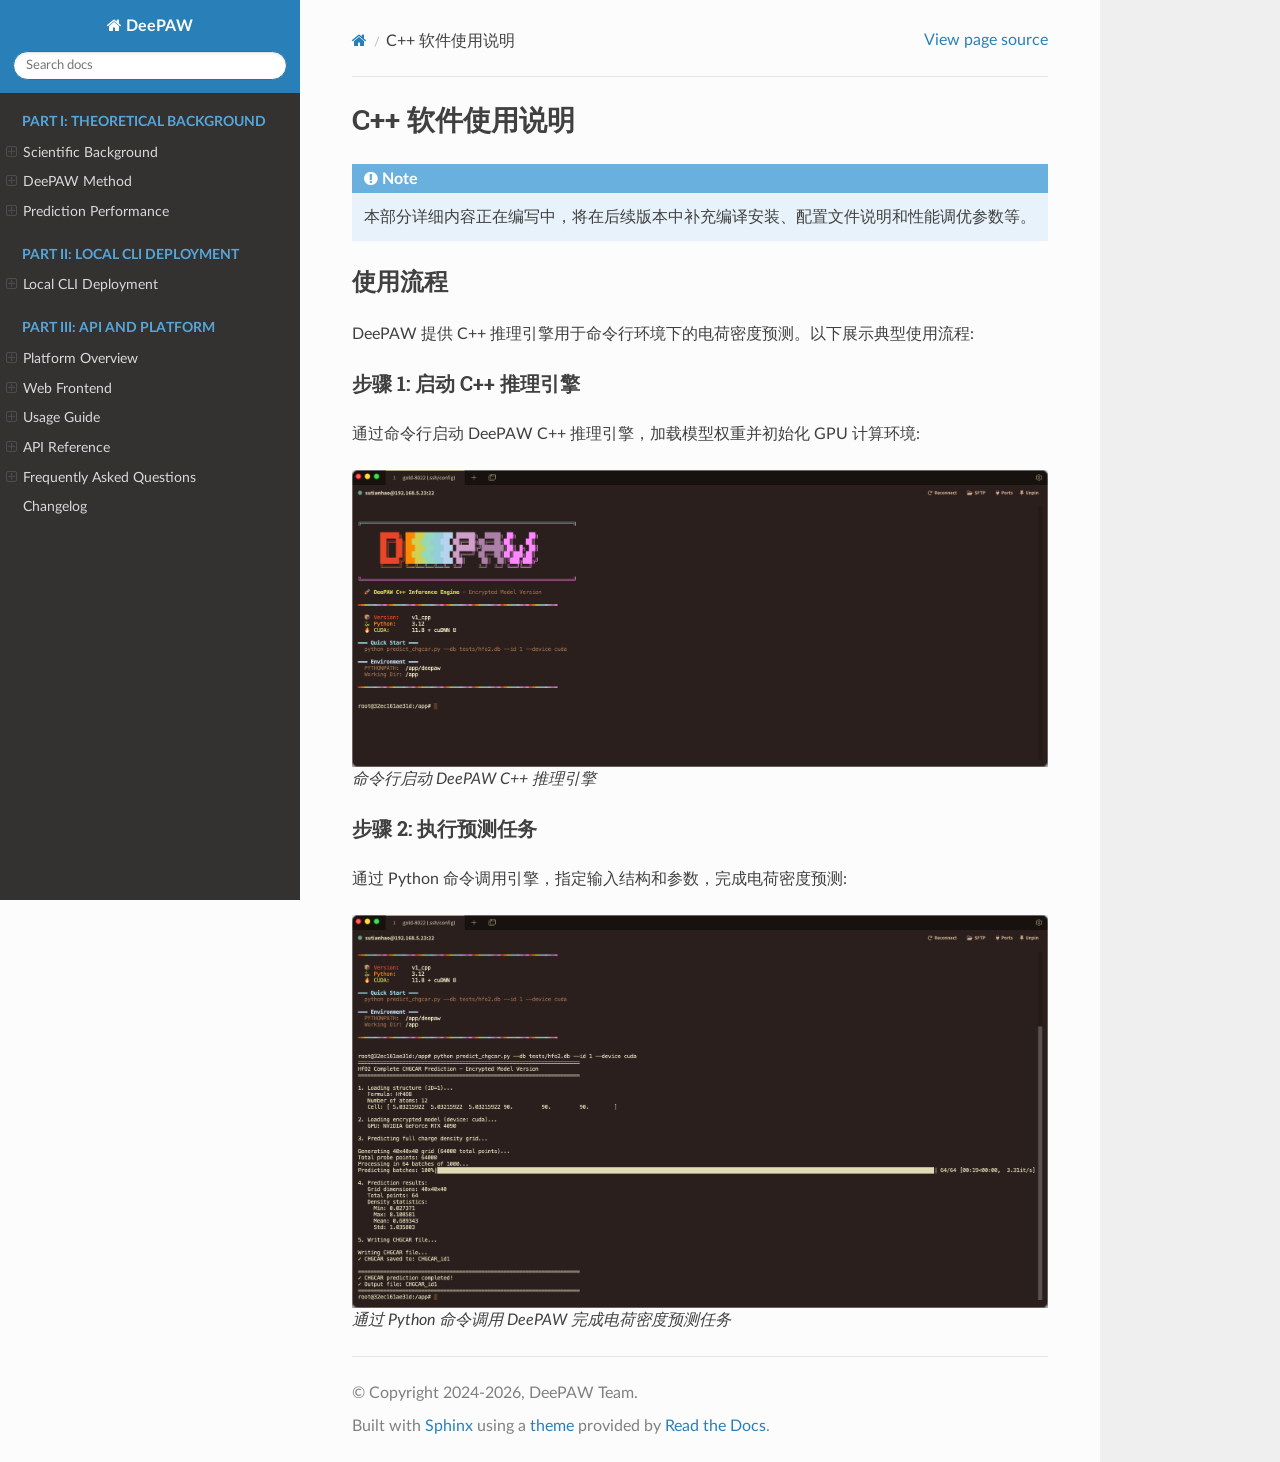
<file: docs/cpp/placeholder.html>
<!DOCTYPE html>
<html class="writer-html5" lang="en" data-content_root="../">
<head>
  <meta charset="utf-8" /><meta name="viewport" content="width=device-width, initial-scale=1" />

  <meta name="viewport" content="width=device-width, initial-scale=1.0" />
  <title>C++ 软件使用说明 &mdash; DeePAW 2.2.0 documentation</title>
      <link rel="stylesheet" type="text/css" href="../_static/pygments.css?v=b86133f3" />
      <link rel="stylesheet" type="text/css" href="../_static/css/theme.css?v=9edc463e" />

  
      <script src="../_static/jquery.js?v=5d32c60e"></script>
      <script src="../_static/_sphinx_javascript_frameworks_compat.js?v=2cd50e6c"></script>
      <script src="../_static/documentation_options.js?v=b21de401"></script>
      <script src="../_static/doctools.js?v=fd6eb6e6"></script>
      <script src="../_static/sphinx_highlight.js?v=6ffebe34"></script>
    <script src="../_static/js/theme.js"></script>
    <link rel="index" title="Index" href="../genindex.html" />
    <link rel="search" title="Search" href="../search.html" /> 
</head>

<body class="wy-body-for-nav"> 
  <div class="wy-grid-for-nav">
    <nav data-toggle="wy-nav-shift" class="wy-nav-side">
      <div class="wy-side-scroll">
        <div class="wy-side-nav-search" >

          
          
          <a href="../index.html" class="icon icon-home">
            DeePAW
          </a>
<div role="search">
  <form id="rtd-search-form" class="wy-form" action="../search.html" method="get">
    <input type="text" name="q" placeholder="Search docs" aria-label="Search docs" />
    <input type="hidden" name="check_keywords" value="yes" />
    <input type="hidden" name="area" value="default" />
  </form>
</div>
        </div><div class="wy-menu wy-menu-vertical" data-spy="affix" role="navigation" aria-label="Navigation menu">
              <p class="caption" role="heading"><span class="caption-text">Part I: Theoretical Background</span></p>
<ul>
<li class="toctree-l1"><a class="reference internal" href="../theory/background.html">Scientific Background</a><ul>
<li class="toctree-l2"><a class="reference internal" href="../theory/background.html#electron-density-and-density-functional-theory">Electron Density and Density Functional Theory</a></li>
<li class="toctree-l2"><a class="reference internal" href="../theory/background.html#orbital-free-density-functional-theory">Orbital-Free Density Functional Theory</a></li>
<li class="toctree-l2"><a class="reference internal" href="../theory/background.html#e-3-equivariance">E(3) Equivariance</a></li>
<li class="toctree-l2"><a class="reference internal" href="../theory/background.html#message-passing-neural-networks">Message Passing Neural Networks</a></li>
</ul>
</li>
<li class="toctree-l1"><a class="reference internal" href="../theory/method.html">DeePAW Method</a><ul>
<li class="toctree-l2"><a class="reference internal" href="../theory/method.html#method-overview">Method Overview</a></li>
<li class="toctree-l2"><a class="reference internal" href="../theory/method.html#dual-graph-message-passing-architecture">Dual-Graph Message Passing Architecture</a></li>
<li class="toctree-l2"><a class="reference internal" href="../theory/method.html#charge-density-grid-construction">Charge Density Grid Construction</a></li>
<li class="toctree-l2"><a class="reference internal" href="../theory/method.html#training-strategy">Training Strategy</a></li>
</ul>
</li>
<li class="toctree-l1"><a class="reference internal" href="../theory/performance.html">Prediction Performance</a><ul>
<li class="toctree-l2"><a class="reference internal" href="../theory/performance.html#generalization-capability">Generalization Capability</a></li>
<li class="toctree-l2"><a class="reference internal" href="../theory/performance.html#supported-material-types">Supported Material Types</a></li>
<li class="toctree-l2"><a class="reference internal" href="../theory/performance.html#known-limitations">Known Limitations</a></li>
</ul>
</li>
</ul>
<p class="caption" role="heading"><span class="caption-text">Part II: Local CLI Deployment</span></p>
<ul>
<li class="toctree-l1"><a class="reference internal" href="../platform/deployment.html">Local CLI Deployment</a><ul>
<li class="toctree-l2"><a class="reference internal" href="../platform/deployment.html#requirements">Requirements</a></li>
<li class="toctree-l2"><a class="reference internal" href="../platform/deployment.html#quick-start">Quick Start</a></li>
<li class="toctree-l2"><a class="reference internal" href="../platform/deployment.html#important-notes">Important Notes</a></li>
<li class="toctree-l2"><a class="reference internal" href="../platform/deployment.html#container-structure">Container Structure</a></li>
<li class="toctree-l2"><a class="reference internal" href="../platform/deployment.html#manual-run">Manual Run</a></li>
<li class="toctree-l2"><a class="reference internal" href="../platform/deployment.html#troubleshooting">Troubleshooting</a></li>
</ul>
</li>
</ul>
<p class="caption" role="heading"><span class="caption-text">Part III: API and Platform</span></p>
<ul>
<li class="toctree-l1"><a class="reference internal" href="../platform/overview.html">Platform Overview</a><ul>
<li class="toctree-l2"><a class="reference internal" href="../platform/overview.html#core-features">Core Features</a></li>
<li class="toctree-l2"><a class="reference internal" href="../platform/overview.html#technology-stack">Technology Stack</a></li>
<li class="toctree-l2"><a class="reference internal" href="../platform/overview.html#system-architecture">System Architecture</a><ul>
<li class="toctree-l3"><a class="reference internal" href="../platform/overview.html#gpu-task-scheduling">GPU Task Scheduling</a></li>
</ul>
</li>
<li class="toctree-l2"><a class="reference internal" href="../platform/overview.html#system-requirements">System Requirements</a><ul>
<li class="toctree-l3"><a class="reference internal" href="../platform/overview.html#server-side">Server Side</a></li>
<li class="toctree-l3"><a class="reference internal" href="../platform/overview.html#client-side">Client Side</a></li>
</ul>
</li>
</ul>
</li>
<li class="toctree-l1"><a class="reference internal" href="../platform/web_frontend.html">Web Frontend</a><ul>
<li class="toctree-l2"><a class="reference internal" href="../platform/web_frontend.html#login-and-registration">Login and Registration</a></li>
<li class="toctree-l2"><a class="reference internal" href="../platform/web_frontend.html#main-interface-layout">Main Interface Layout</a></li>
<li class="toctree-l2"><a class="reference internal" href="../platform/web_frontend.html#prediction-workspace-predictions">Prediction Workspace (Predictions)</a><ul>
<li class="toctree-l3"><a class="reference internal" href="../platform/web_frontend.html#left-panel-gpu-cluster-status">Left Panel: GPU Cluster Status</a></li>
<li class="toctree-l3"><a class="reference internal" href="../platform/web_frontend.html#center-panel-prediction-task-configuration">Center Panel: Prediction Task Configuration</a></li>
<li class="toctree-l3"><a class="reference internal" href="../platform/web_frontend.html#right-panel-visualization">Right Panel: Visualization</a></li>
</ul>
</li>
<li class="toctree-l2"><a class="reference internal" href="../platform/web_frontend.html#file-management-my-files">File Management (My Files)</a></li>
<li class="toctree-l2"><a class="reference internal" href="../platform/web_frontend.html#performance-tips">Performance Tips</a></li>
</ul>
</li>
<li class="toctree-l1"><a class="reference internal" href="../platform/usage.html">Usage Guide</a><ul>
<li class="toctree-l2"><a class="reference internal" href="../platform/usage.html#authentication">Authentication</a><ul>
<li class="toctree-l3"><a class="reference internal" href="../platform/usage.html#register-account">Register Account</a></li>
<li class="toctree-l3"><a class="reference internal" href="../platform/usage.html#login-and-obtain-token">Login and Obtain Token</a></li>
</ul>
</li>
<li class="toctree-l2"><a class="reference internal" href="../platform/usage.html#complete-workflow">Complete Workflow</a><ul>
<li class="toctree-l3"><a class="reference internal" href="../platform/usage.html#step-1-upload-structure-files">Step 1: Upload Structure Files</a></li>
<li class="toctree-l3"><a class="reference internal" href="../platform/usage.html#step-2-submit-batch-prediction">Step 2: Submit Batch Prediction</a></li>
<li class="toctree-l3"><a class="reference internal" href="../platform/usage.html#step-3-check-progress">Step 3: Check Progress</a></li>
<li class="toctree-l3"><a class="reference internal" href="../platform/usage.html#step-4-download-results">Step 4: Download Results</a></li>
</ul>
</li>
<li class="toctree-l2"><a class="reference internal" href="../platform/usage.html#python-client">Python Client</a></li>
<li class="toctree-l2"><a class="reference internal" href="../platform/usage.html#visualize-results">Visualize Results</a></li>
</ul>
</li>
<li class="toctree-l1"><a class="reference internal" href="../platform/api_reference.html">API Reference</a><ul>
<li class="toctree-l2"><a class="reference internal" href="../platform/api_reference.html#authentication">Authentication</a><ul>
<li class="toctree-l3"><a class="reference internal" href="../platform/api_reference.html#post-api-auth-register-with-code">POST /api/auth/register-with-code</a></li>
<li class="toctree-l3"><a class="reference internal" href="../platform/api_reference.html#post-api-auth-login">POST /api/auth/login</a></li>
<li class="toctree-l3"><a class="reference internal" href="../platform/api_reference.html#post-api-auth-send-reset-code">POST /api/auth/send-reset-code</a></li>
<li class="toctree-l3"><a class="reference internal" href="../platform/api_reference.html#post-api-auth-reset-password">POST /api/auth/reset-password</a></li>
</ul>
</li>
<li class="toctree-l2"><a class="reference internal" href="../platform/api_reference.html#file-upload">File Upload</a><ul>
<li class="toctree-l3"><a class="reference internal" href="../platform/api_reference.html#post-api-files-upload-structures">POST /api/files/upload-structures</a></li>
</ul>
</li>
<li class="toctree-l2"><a class="reference internal" href="../platform/api_reference.html#prediction-tasks">Prediction Tasks</a><ul>
<li class="toctree-l3"><a class="reference internal" href="../platform/api_reference.html#post-api-predictions-batch">POST /api/predictions/batch</a></li>
<li class="toctree-l3"><a class="reference internal" href="../platform/api_reference.html#get-api-predictions-batch-batch-id">GET /api/predictions/batch/{batch_id}</a></li>
<li class="toctree-l3"><a class="reference internal" href="../platform/api_reference.html#get-api-predictions-result-task-id">GET /api/predictions/result/{task_id}</a></li>
<li class="toctree-l3"><a class="reference internal" href="../platform/api_reference.html#get-api-predictions-slice-task-id">GET /api/predictions/slice/{task_id}</a></li>
</ul>
</li>
<li class="toctree-l2"><a class="reference internal" href="../platform/api_reference.html#user-management">User Management</a></li>
<li class="toctree-l2"><a class="reference internal" href="../platform/api_reference.html#system-status">System Status</a><ul>
<li class="toctree-l3"><a class="reference internal" href="../platform/api_reference.html#get-api-tasks-system-status">GET /api/tasks/system/status</a></li>
</ul>
</li>
<li class="toctree-l2"><a class="reference internal" href="../platform/api_reference.html#http-status-codes">HTTP Status Codes</a></li>
</ul>
</li>
<li class="toctree-l1"><a class="reference internal" href="../platform/faq.html">Frequently Asked Questions</a><ul>
<li class="toctree-l2"><a class="reference internal" href="../platform/faq.html#how-to-choose-grid-dimensions-nx-ny-nz">How to choose grid dimensions nx/ny/nz?</a></li>
<li class="toctree-l2"><a class="reference internal" href="../platform/faq.html#are-nx-ny-nz-required-when-uploading-files">Are nx/ny/nz required when uploading files?</a></li>
<li class="toctree-l2"><a class="reference internal" href="../platform/faq.html#how-to-troubleshoot-failed-predictions">How to troubleshoot failed predictions?</a></li>
<li class="toctree-l2"><a class="reference internal" href="../platform/faq.html#are-molecular-structures-supported">Are molecular structures supported?</a></li>
<li class="toctree-l2"><a class="reference internal" href="../platform/faq.html#how-to-visualize-chgcar-files">How to visualize CHGCAR files?</a></li>
<li class="toctree-l2"><a class="reference internal" href="../platform/faq.html#what-to-do-if-gpu-vram-is-insufficient">What to do if GPU VRAM is insufficient?</a></li>
<li class="toctree-l2"><a class="reference internal" href="../platform/faq.html#what-is-the-difference-between-the-two-upload-methods">What is the difference between the two upload methods?</a></li>
</ul>
</li>
<li class="toctree-l1"><a class="reference internal" href="../platform/changelog.html">Changelog</a></li>
</ul>

        </div>
      </div>
    </nav>

    <section data-toggle="wy-nav-shift" class="wy-nav-content-wrap"><nav class="wy-nav-top" aria-label="Mobile navigation menu" >
          <i data-toggle="wy-nav-top" class="fa fa-bars"></i>
          <a href="../index.html">DeePAW</a>
      </nav>

      <div class="wy-nav-content">
        <div class="rst-content">
          <div role="navigation" aria-label="Page navigation">
  <ul class="wy-breadcrumbs">
      <li><a href="../index.html" class="icon icon-home" aria-label="Home"></a></li>
      <li class="breadcrumb-item active">C++ 软件使用说明</li>
      <li class="wy-breadcrumbs-aside">
            <a href="../_sources/cpp/placeholder.rst.txt" rel="nofollow"> View page source</a>
      </li>
  </ul>
  <hr/>
</div>
          <div role="main" class="document" itemscope="itemscope" itemtype="http://schema.org/Article">
           <div itemprop="articleBody">
             
  <section id="c">
<h1>C++ 软件使用说明<a class="headerlink" href="#c" title="Link to this heading"></a></h1>
<div class="admonition note">
<p class="admonition-title">Note</p>
<p>本部分详细内容正在编写中，将在后续版本中补充编译安装、配置文件说明和性能调优参数等。</p>
</div>
<section id="id1">
<h2>使用流程<a class="headerlink" href="#id1" title="Link to this heading"></a></h2>
<p>DeePAW 提供 C++ 推理引擎用于命令行环境下的电荷密度预测。以下展示典型使用流程:</p>
<section id="id2">
<h3>步骤 1: 启动 C++ 推理引擎<a class="headerlink" href="#id2" title="Link to this heading"></a></h3>
<p>通过命令行启动 DeePAW C++ 推理引擎，加载模型权重并初始化 GPU 计算环境:</p>
<figure class="align-default" id="id4">
<a class="reference internal image-reference" href="../_images/20260319-180247.png"><img alt="启动 DeePAW C++ 推理引擎" src="../_images/20260319-180247.png" style="width: 100%;" />
</a>
<figcaption>
<p><span class="caption-text">命令行启动 DeePAW C++ 推理引擎</span><a class="headerlink" href="#id4" title="Link to this image"></a></p>
</figcaption>
</figure>
</section>
<section id="id3">
<h3>步骤 2: 执行预测任务<a class="headerlink" href="#id3" title="Link to this heading"></a></h3>
<p>通过 Python 命令调用引擎，指定输入结构和参数，完成电荷密度预测:</p>
<figure class="align-default" id="id5">
<a class="reference internal image-reference" href="../_images/20260319-180307.png"><img alt="Python 命令完成预测任务" src="../_images/20260319-180307.png" style="width: 100%;" />
</a>
<figcaption>
<p><span class="caption-text">通过 Python 命令调用 DeePAW 完成电荷密度预测任务</span><a class="headerlink" href="#id5" title="Link to this image"></a></p>
</figcaption>
</figure>
</section>
</section>
</section>


           </div>
          </div>
          <footer>

  <hr/>

  <div role="contentinfo">
    <p>&#169; Copyright 2024-2026, DeePAW Team.</p>
  </div>

  Built with <a href="https://www.sphinx-doc.org/">Sphinx</a> using a
    <a href="https://github.com/readthedocs/sphinx_rtd_theme">theme</a>
    provided by <a href="https://readthedocs.org">Read the Docs</a>.
   

</footer>
        </div>
      </div>
    </section>
  </div>
  <script>
      jQuery(function () {
          SphinxRtdTheme.Navigation.enable(true);
      });
  </script> 

</body>
</html>
</file>
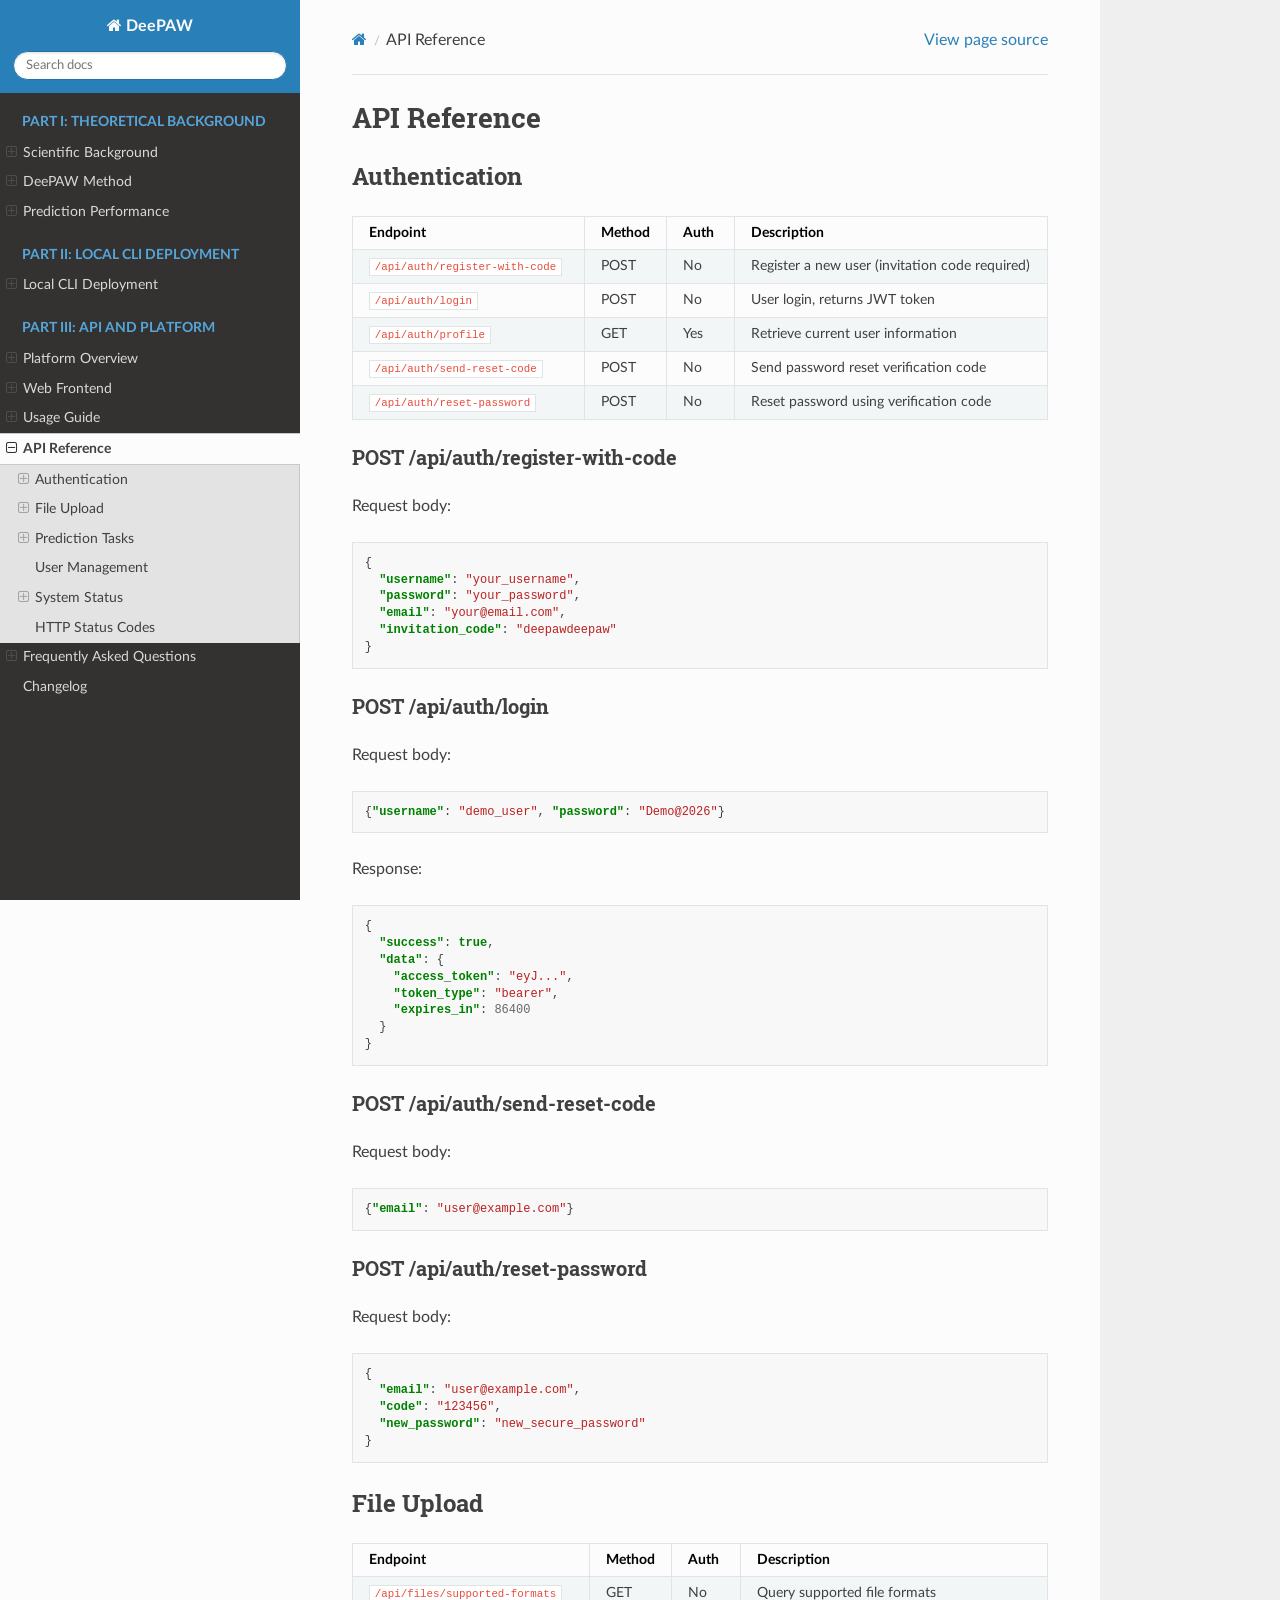
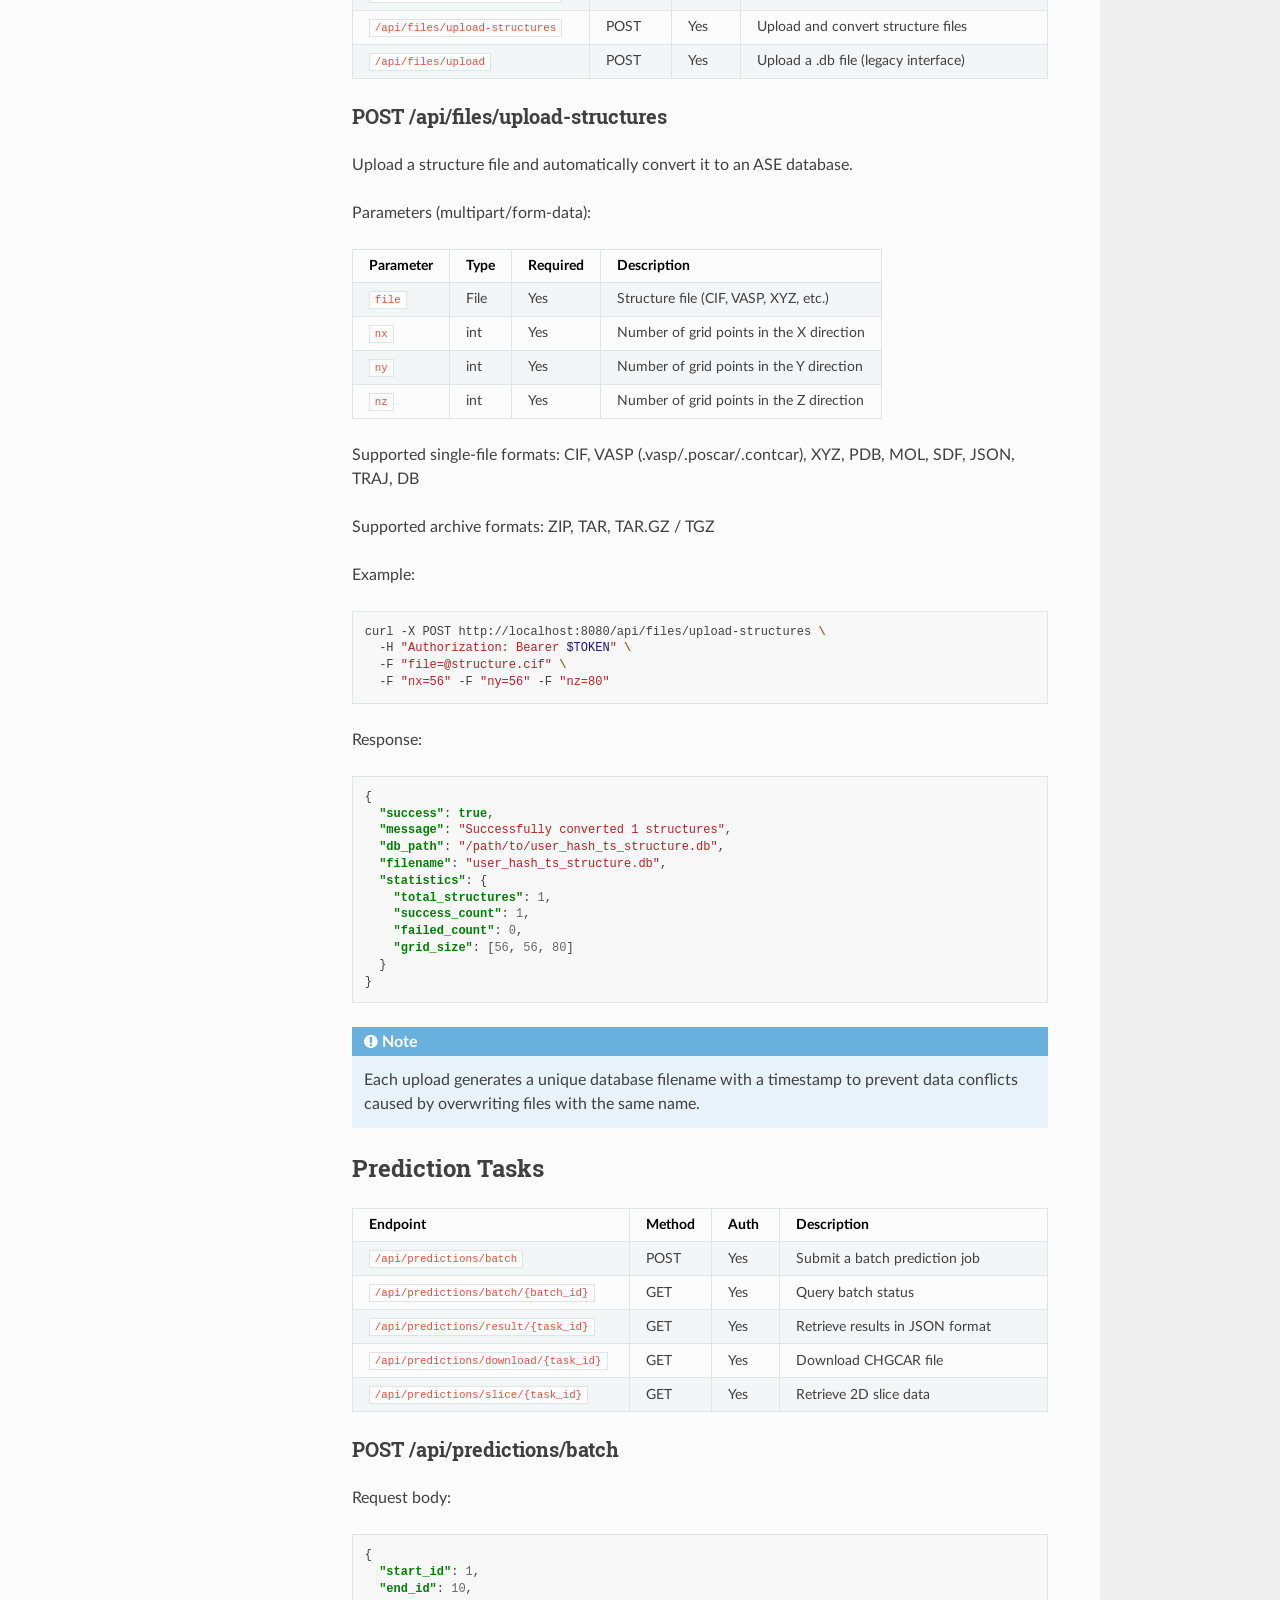
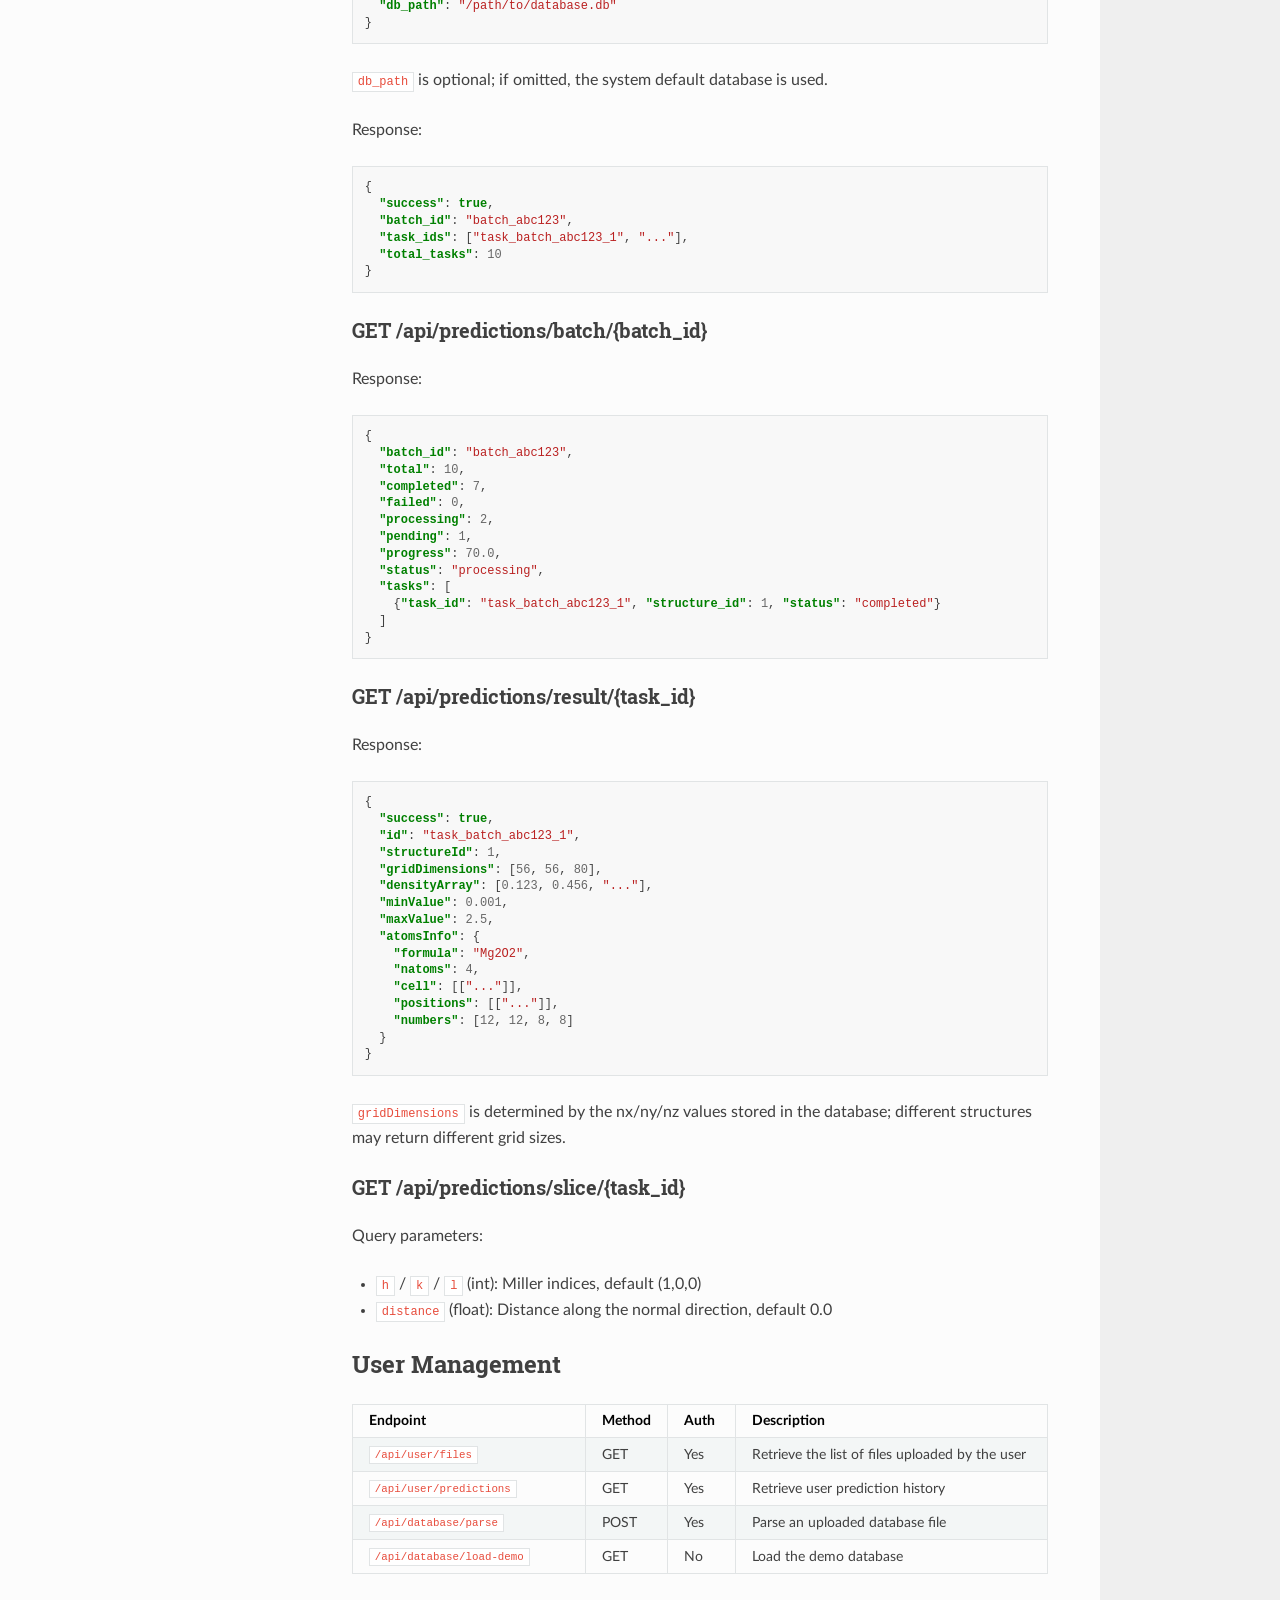
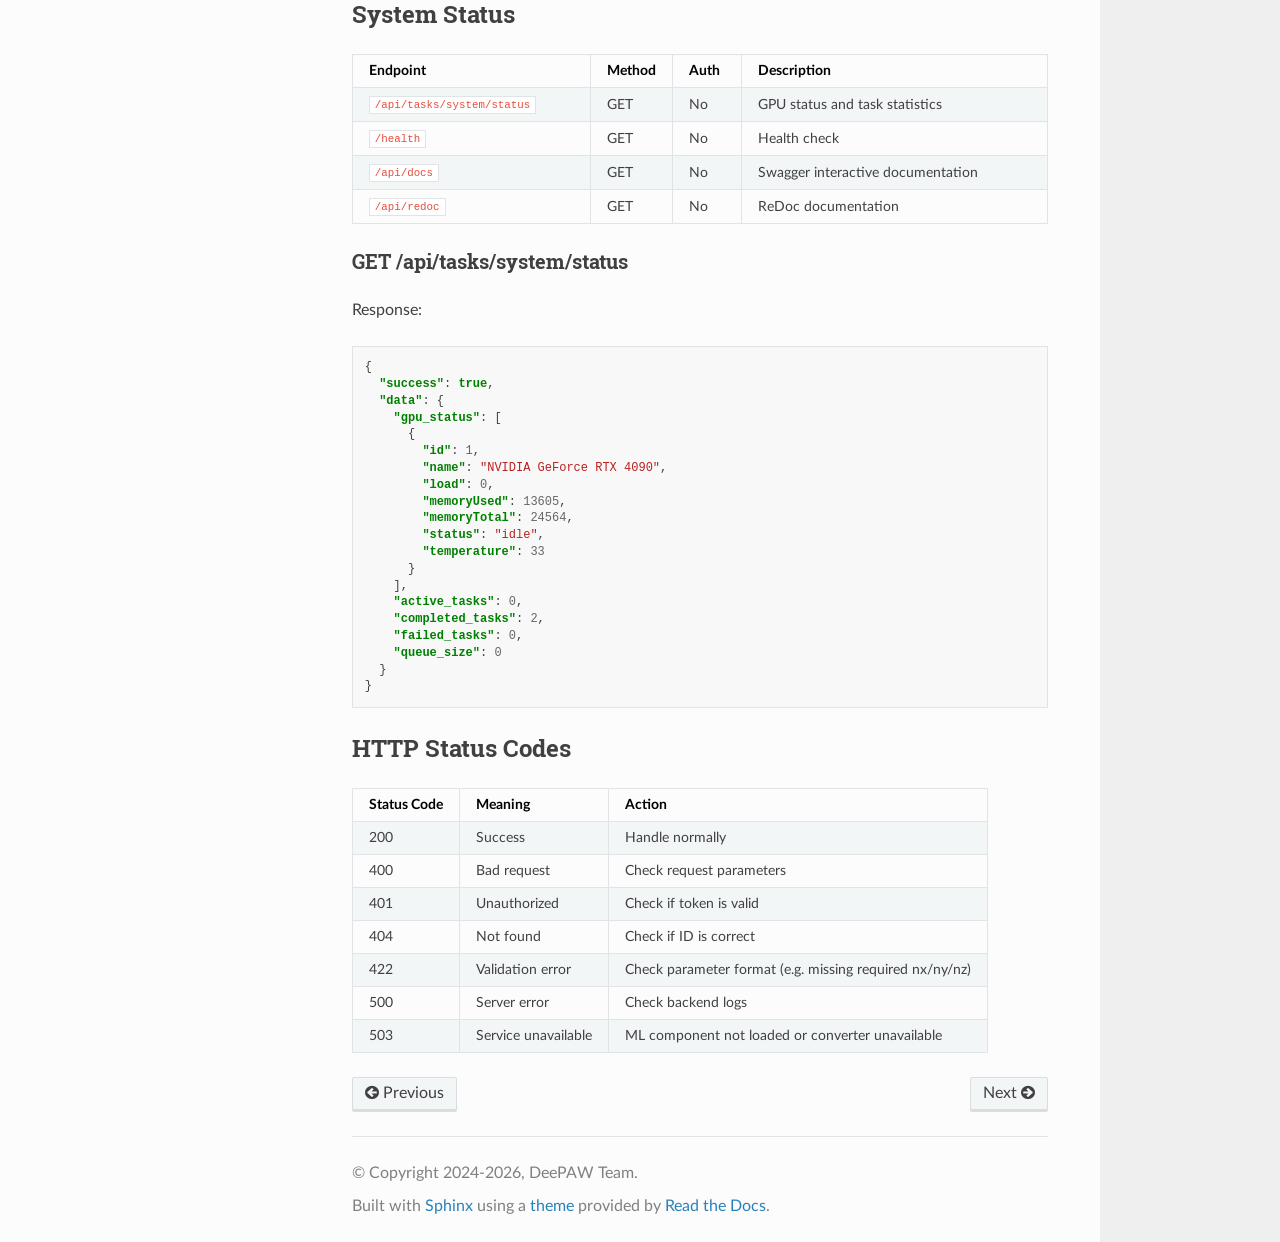
<file: docs/platform/api_reference.html>
<!DOCTYPE html>
<html class="writer-html5" lang="en" data-content_root="../">
<head>
  <meta charset="utf-8" /><meta name="viewport" content="width=device-width, initial-scale=1" />

  <meta name="viewport" content="width=device-width, initial-scale=1.0" />
  <title>API Reference &mdash; DeePAW 2.2.0 documentation</title>
      <link rel="stylesheet" type="text/css" href="../_static/pygments.css?v=b86133f3" />
      <link rel="stylesheet" type="text/css" href="../_static/css/theme.css?v=9edc463e" />

  
      <script src="../_static/jquery.js?v=5d32c60e"></script>
      <script src="../_static/_sphinx_javascript_frameworks_compat.js?v=2cd50e6c"></script>
      <script src="../_static/documentation_options.js?v=b21de401"></script>
      <script src="../_static/doctools.js?v=fd6eb6e6"></script>
      <script src="../_static/sphinx_highlight.js?v=6ffebe34"></script>
    <script src="../_static/js/theme.js"></script>
    <link rel="index" title="Index" href="../genindex.html" />
    <link rel="search" title="Search" href="../search.html" />
    <link rel="next" title="Frequently Asked Questions" href="faq.html" />
    <link rel="prev" title="Usage Guide" href="usage.html" /> 
</head>

<body class="wy-body-for-nav"> 
  <div class="wy-grid-for-nav">
    <nav data-toggle="wy-nav-shift" class="wy-nav-side">
      <div class="wy-side-scroll">
        <div class="wy-side-nav-search" >

          
          
          <a href="../index.html" class="icon icon-home">
            DeePAW
          </a>
<div role="search">
  <form id="rtd-search-form" class="wy-form" action="../search.html" method="get">
    <input type="text" name="q" placeholder="Search docs" aria-label="Search docs" />
    <input type="hidden" name="check_keywords" value="yes" />
    <input type="hidden" name="area" value="default" />
  </form>
</div>
        </div><div class="wy-menu wy-menu-vertical" data-spy="affix" role="navigation" aria-label="Navigation menu">
              <p class="caption" role="heading"><span class="caption-text">Part I: Theoretical Background</span></p>
<ul>
<li class="toctree-l1"><a class="reference internal" href="../theory/background.html">Scientific Background</a><ul>
<li class="toctree-l2"><a class="reference internal" href="../theory/background.html#electron-density-and-density-functional-theory">Electron Density and Density Functional Theory</a></li>
<li class="toctree-l2"><a class="reference internal" href="../theory/background.html#orbital-free-density-functional-theory">Orbital-Free Density Functional Theory</a></li>
<li class="toctree-l2"><a class="reference internal" href="../theory/background.html#e-3-equivariance">E(3) Equivariance</a></li>
<li class="toctree-l2"><a class="reference internal" href="../theory/background.html#message-passing-neural-networks">Message Passing Neural Networks</a></li>
</ul>
</li>
<li class="toctree-l1"><a class="reference internal" href="../theory/method.html">DeePAW Method</a><ul>
<li class="toctree-l2"><a class="reference internal" href="../theory/method.html#method-overview">Method Overview</a></li>
<li class="toctree-l2"><a class="reference internal" href="../theory/method.html#dual-graph-message-passing-architecture">Dual-Graph Message Passing Architecture</a></li>
<li class="toctree-l2"><a class="reference internal" href="../theory/method.html#charge-density-grid-construction">Charge Density Grid Construction</a></li>
<li class="toctree-l2"><a class="reference internal" href="../theory/method.html#training-strategy">Training Strategy</a></li>
</ul>
</li>
<li class="toctree-l1"><a class="reference internal" href="../theory/performance.html">Prediction Performance</a><ul>
<li class="toctree-l2"><a class="reference internal" href="../theory/performance.html#generalization-capability">Generalization Capability</a></li>
<li class="toctree-l2"><a class="reference internal" href="../theory/performance.html#supported-material-types">Supported Material Types</a></li>
<li class="toctree-l2"><a class="reference internal" href="../theory/performance.html#known-limitations">Known Limitations</a></li>
</ul>
</li>
</ul>
<p class="caption" role="heading"><span class="caption-text">Part II: Local CLI Deployment</span></p>
<ul>
<li class="toctree-l1"><a class="reference internal" href="deployment.html">Local CLI Deployment</a><ul>
<li class="toctree-l2"><a class="reference internal" href="deployment.html#requirements">Requirements</a></li>
<li class="toctree-l2"><a class="reference internal" href="deployment.html#quick-start">Quick Start</a></li>
<li class="toctree-l2"><a class="reference internal" href="deployment.html#important-notes">Important Notes</a></li>
<li class="toctree-l2"><a class="reference internal" href="deployment.html#container-structure">Container Structure</a></li>
<li class="toctree-l2"><a class="reference internal" href="deployment.html#manual-run">Manual Run</a></li>
<li class="toctree-l2"><a class="reference internal" href="deployment.html#troubleshooting">Troubleshooting</a></li>
</ul>
</li>
</ul>
<p class="caption" role="heading"><span class="caption-text">Part III: API and Platform</span></p>
<ul class="current">
<li class="toctree-l1"><a class="reference internal" href="overview.html">Platform Overview</a><ul>
<li class="toctree-l2"><a class="reference internal" href="overview.html#core-features">Core Features</a></li>
<li class="toctree-l2"><a class="reference internal" href="overview.html#technology-stack">Technology Stack</a></li>
<li class="toctree-l2"><a class="reference internal" href="overview.html#system-architecture">System Architecture</a><ul>
<li class="toctree-l3"><a class="reference internal" href="overview.html#gpu-task-scheduling">GPU Task Scheduling</a></li>
</ul>
</li>
<li class="toctree-l2"><a class="reference internal" href="overview.html#system-requirements">System Requirements</a><ul>
<li class="toctree-l3"><a class="reference internal" href="overview.html#server-side">Server Side</a></li>
<li class="toctree-l3"><a class="reference internal" href="overview.html#client-side">Client Side</a></li>
</ul>
</li>
</ul>
</li>
<li class="toctree-l1"><a class="reference internal" href="web_frontend.html">Web Frontend</a><ul>
<li class="toctree-l2"><a class="reference internal" href="web_frontend.html#login-and-registration">Login and Registration</a></li>
<li class="toctree-l2"><a class="reference internal" href="web_frontend.html#main-interface-layout">Main Interface Layout</a></li>
<li class="toctree-l2"><a class="reference internal" href="web_frontend.html#prediction-workspace-predictions">Prediction Workspace (Predictions)</a><ul>
<li class="toctree-l3"><a class="reference internal" href="web_frontend.html#left-panel-gpu-cluster-status">Left Panel: GPU Cluster Status</a></li>
<li class="toctree-l3"><a class="reference internal" href="web_frontend.html#center-panel-prediction-task-configuration">Center Panel: Prediction Task Configuration</a></li>
<li class="toctree-l3"><a class="reference internal" href="web_frontend.html#right-panel-visualization">Right Panel: Visualization</a></li>
</ul>
</li>
<li class="toctree-l2"><a class="reference internal" href="web_frontend.html#file-management-my-files">File Management (My Files)</a></li>
<li class="toctree-l2"><a class="reference internal" href="web_frontend.html#performance-tips">Performance Tips</a></li>
</ul>
</li>
<li class="toctree-l1"><a class="reference internal" href="usage.html">Usage Guide</a><ul>
<li class="toctree-l2"><a class="reference internal" href="usage.html#authentication">Authentication</a><ul>
<li class="toctree-l3"><a class="reference internal" href="usage.html#register-account">Register Account</a></li>
<li class="toctree-l3"><a class="reference internal" href="usage.html#login-and-obtain-token">Login and Obtain Token</a></li>
</ul>
</li>
<li class="toctree-l2"><a class="reference internal" href="usage.html#complete-workflow">Complete Workflow</a><ul>
<li class="toctree-l3"><a class="reference internal" href="usage.html#step-1-upload-structure-files">Step 1: Upload Structure Files</a></li>
<li class="toctree-l3"><a class="reference internal" href="usage.html#step-2-submit-batch-prediction">Step 2: Submit Batch Prediction</a></li>
<li class="toctree-l3"><a class="reference internal" href="usage.html#step-3-check-progress">Step 3: Check Progress</a></li>
<li class="toctree-l3"><a class="reference internal" href="usage.html#step-4-download-results">Step 4: Download Results</a></li>
</ul>
</li>
<li class="toctree-l2"><a class="reference internal" href="usage.html#python-client">Python Client</a></li>
<li class="toctree-l2"><a class="reference internal" href="usage.html#visualize-results">Visualize Results</a></li>
</ul>
</li>
<li class="toctree-l1 current"><a class="current reference internal" href="#">API Reference</a><ul>
<li class="toctree-l2"><a class="reference internal" href="#authentication">Authentication</a><ul>
<li class="toctree-l3"><a class="reference internal" href="#post-api-auth-register-with-code">POST /api/auth/register-with-code</a></li>
<li class="toctree-l3"><a class="reference internal" href="#post-api-auth-login">POST /api/auth/login</a></li>
<li class="toctree-l3"><a class="reference internal" href="#post-api-auth-send-reset-code">POST /api/auth/send-reset-code</a></li>
<li class="toctree-l3"><a class="reference internal" href="#post-api-auth-reset-password">POST /api/auth/reset-password</a></li>
</ul>
</li>
<li class="toctree-l2"><a class="reference internal" href="#file-upload">File Upload</a><ul>
<li class="toctree-l3"><a class="reference internal" href="#post-api-files-upload-structures">POST /api/files/upload-structures</a></li>
</ul>
</li>
<li class="toctree-l2"><a class="reference internal" href="#prediction-tasks">Prediction Tasks</a><ul>
<li class="toctree-l3"><a class="reference internal" href="#post-api-predictions-batch">POST /api/predictions/batch</a></li>
<li class="toctree-l3"><a class="reference internal" href="#get-api-predictions-batch-batch-id">GET /api/predictions/batch/{batch_id}</a></li>
<li class="toctree-l3"><a class="reference internal" href="#get-api-predictions-result-task-id">GET /api/predictions/result/{task_id}</a></li>
<li class="toctree-l3"><a class="reference internal" href="#get-api-predictions-slice-task-id">GET /api/predictions/slice/{task_id}</a></li>
</ul>
</li>
<li class="toctree-l2"><a class="reference internal" href="#user-management">User Management</a></li>
<li class="toctree-l2"><a class="reference internal" href="#system-status">System Status</a><ul>
<li class="toctree-l3"><a class="reference internal" href="#get-api-tasks-system-status">GET /api/tasks/system/status</a></li>
</ul>
</li>
<li class="toctree-l2"><a class="reference internal" href="#http-status-codes">HTTP Status Codes</a></li>
</ul>
</li>
<li class="toctree-l1"><a class="reference internal" href="faq.html">Frequently Asked Questions</a><ul>
<li class="toctree-l2"><a class="reference internal" href="faq.html#how-to-choose-grid-dimensions-nx-ny-nz">How to choose grid dimensions nx/ny/nz?</a></li>
<li class="toctree-l2"><a class="reference internal" href="faq.html#are-nx-ny-nz-required-when-uploading-files">Are nx/ny/nz required when uploading files?</a></li>
<li class="toctree-l2"><a class="reference internal" href="faq.html#how-to-troubleshoot-failed-predictions">How to troubleshoot failed predictions?</a></li>
<li class="toctree-l2"><a class="reference internal" href="faq.html#are-molecular-structures-supported">Are molecular structures supported?</a></li>
<li class="toctree-l2"><a class="reference internal" href="faq.html#how-to-visualize-chgcar-files">How to visualize CHGCAR files?</a></li>
<li class="toctree-l2"><a class="reference internal" href="faq.html#what-to-do-if-gpu-vram-is-insufficient">What to do if GPU VRAM is insufficient?</a></li>
<li class="toctree-l2"><a class="reference internal" href="faq.html#what-is-the-difference-between-the-two-upload-methods">What is the difference between the two upload methods?</a></li>
</ul>
</li>
<li class="toctree-l1"><a class="reference internal" href="changelog.html">Changelog</a></li>
</ul>

        </div>
      </div>
    </nav>

    <section data-toggle="wy-nav-shift" class="wy-nav-content-wrap"><nav class="wy-nav-top" aria-label="Mobile navigation menu" >
          <i data-toggle="wy-nav-top" class="fa fa-bars"></i>
          <a href="../index.html">DeePAW</a>
      </nav>

      <div class="wy-nav-content">
        <div class="rst-content">
          <div role="navigation" aria-label="Page navigation">
  <ul class="wy-breadcrumbs">
      <li><a href="../index.html" class="icon icon-home" aria-label="Home"></a></li>
      <li class="breadcrumb-item active">API Reference</li>
      <li class="wy-breadcrumbs-aside">
            <a href="../_sources/platform/api_reference.rst.txt" rel="nofollow"> View page source</a>
      </li>
  </ul>
  <hr/>
</div>
          <div role="main" class="document" itemscope="itemscope" itemtype="http://schema.org/Article">
           <div itemprop="articleBody">
             
  <section id="api-reference">
<h1>API Reference<a class="headerlink" href="#api-reference" title="Link to this heading"></a></h1>
<section id="authentication">
<h2>Authentication<a class="headerlink" href="#authentication" title="Link to this heading"></a></h2>
<table class="docutils align-default">
<colgroup>
<col style="width: 35.0%" />
<col style="width: 10.0%" />
<col style="width: 10.0%" />
<col style="width: 45.0%" />
</colgroup>
<thead>
<tr class="row-odd"><th class="head"><p>Endpoint</p></th>
<th class="head"><p>Method</p></th>
<th class="head"><p>Auth</p></th>
<th class="head"><p>Description</p></th>
</tr>
</thead>
<tbody>
<tr class="row-even"><td><p><code class="docutils literal notranslate"><span class="pre">/api/auth/register-with-code</span></code></p></td>
<td><p>POST</p></td>
<td><p>No</p></td>
<td><p>Register a new user (invitation code required)</p></td>
</tr>
<tr class="row-odd"><td><p><code class="docutils literal notranslate"><span class="pre">/api/auth/login</span></code></p></td>
<td><p>POST</p></td>
<td><p>No</p></td>
<td><p>User login, returns JWT token</p></td>
</tr>
<tr class="row-even"><td><p><code class="docutils literal notranslate"><span class="pre">/api/auth/profile</span></code></p></td>
<td><p>GET</p></td>
<td><p>Yes</p></td>
<td><p>Retrieve current user information</p></td>
</tr>
<tr class="row-odd"><td><p><code class="docutils literal notranslate"><span class="pre">/api/auth/send-reset-code</span></code></p></td>
<td><p>POST</p></td>
<td><p>No</p></td>
<td><p>Send password reset verification code</p></td>
</tr>
<tr class="row-even"><td><p><code class="docutils literal notranslate"><span class="pre">/api/auth/reset-password</span></code></p></td>
<td><p>POST</p></td>
<td><p>No</p></td>
<td><p>Reset password using verification code</p></td>
</tr>
</tbody>
</table>
<section id="post-api-auth-register-with-code">
<h3>POST /api/auth/register-with-code<a class="headerlink" href="#post-api-auth-register-with-code" title="Link to this heading"></a></h3>
<p>Request body:</p>
<div class="highlight-json notranslate"><div class="highlight"><pre><span></span><span class="p">{</span>
<span class="w">  </span><span class="nt">&quot;username&quot;</span><span class="p">:</span><span class="w"> </span><span class="s2">&quot;your_username&quot;</span><span class="p">,</span>
<span class="w">  </span><span class="nt">&quot;password&quot;</span><span class="p">:</span><span class="w"> </span><span class="s2">&quot;your_password&quot;</span><span class="p">,</span>
<span class="w">  </span><span class="nt">&quot;email&quot;</span><span class="p">:</span><span class="w"> </span><span class="s2">&quot;your@email.com&quot;</span><span class="p">,</span>
<span class="w">  </span><span class="nt">&quot;invitation_code&quot;</span><span class="p">:</span><span class="w"> </span><span class="s2">&quot;deepawdeepaw&quot;</span>
<span class="p">}</span>
</pre></div>
</div>
</section>
<section id="post-api-auth-login">
<h3>POST /api/auth/login<a class="headerlink" href="#post-api-auth-login" title="Link to this heading"></a></h3>
<p>Request body:</p>
<div class="highlight-json notranslate"><div class="highlight"><pre><span></span><span class="p">{</span><span class="nt">&quot;username&quot;</span><span class="p">:</span><span class="w"> </span><span class="s2">&quot;demo_user&quot;</span><span class="p">,</span><span class="w"> </span><span class="nt">&quot;password&quot;</span><span class="p">:</span><span class="w"> </span><span class="s2">&quot;Demo@2026&quot;</span><span class="p">}</span>
</pre></div>
</div>
<p>Response:</p>
<div class="highlight-json notranslate"><div class="highlight"><pre><span></span><span class="p">{</span>
<span class="w">  </span><span class="nt">&quot;success&quot;</span><span class="p">:</span><span class="w"> </span><span class="kc">true</span><span class="p">,</span>
<span class="w">  </span><span class="nt">&quot;data&quot;</span><span class="p">:</span><span class="w"> </span><span class="p">{</span>
<span class="w">    </span><span class="nt">&quot;access_token&quot;</span><span class="p">:</span><span class="w"> </span><span class="s2">&quot;eyJ...&quot;</span><span class="p">,</span>
<span class="w">    </span><span class="nt">&quot;token_type&quot;</span><span class="p">:</span><span class="w"> </span><span class="s2">&quot;bearer&quot;</span><span class="p">,</span>
<span class="w">    </span><span class="nt">&quot;expires_in&quot;</span><span class="p">:</span><span class="w"> </span><span class="mi">86400</span>
<span class="w">  </span><span class="p">}</span>
<span class="p">}</span>
</pre></div>
</div>
</section>
<section id="post-api-auth-send-reset-code">
<h3>POST /api/auth/send-reset-code<a class="headerlink" href="#post-api-auth-send-reset-code" title="Link to this heading"></a></h3>
<p>Request body:</p>
<div class="highlight-json notranslate"><div class="highlight"><pre><span></span><span class="p">{</span><span class="nt">&quot;email&quot;</span><span class="p">:</span><span class="w"> </span><span class="s2">&quot;user@example.com&quot;</span><span class="p">}</span>
</pre></div>
</div>
</section>
<section id="post-api-auth-reset-password">
<h3>POST /api/auth/reset-password<a class="headerlink" href="#post-api-auth-reset-password" title="Link to this heading"></a></h3>
<p>Request body:</p>
<div class="highlight-json notranslate"><div class="highlight"><pre><span></span><span class="p">{</span>
<span class="w">  </span><span class="nt">&quot;email&quot;</span><span class="p">:</span><span class="w"> </span><span class="s2">&quot;user@example.com&quot;</span><span class="p">,</span>
<span class="w">  </span><span class="nt">&quot;code&quot;</span><span class="p">:</span><span class="w"> </span><span class="s2">&quot;123456&quot;</span><span class="p">,</span>
<span class="w">  </span><span class="nt">&quot;new_password&quot;</span><span class="p">:</span><span class="w"> </span><span class="s2">&quot;new_secure_password&quot;</span>
<span class="p">}</span>
</pre></div>
</div>
</section>
</section>
<section id="file-upload">
<h2>File Upload<a class="headerlink" href="#file-upload" title="Link to this heading"></a></h2>
<table class="docutils align-default">
<colgroup>
<col style="width: 35.0%" />
<col style="width: 10.0%" />
<col style="width: 10.0%" />
<col style="width: 45.0%" />
</colgroup>
<thead>
<tr class="row-odd"><th class="head"><p>Endpoint</p></th>
<th class="head"><p>Method</p></th>
<th class="head"><p>Auth</p></th>
<th class="head"><p>Description</p></th>
</tr>
</thead>
<tbody>
<tr class="row-even"><td><p><code class="docutils literal notranslate"><span class="pre">/api/files/supported-formats</span></code></p></td>
<td><p>GET</p></td>
<td><p>No</p></td>
<td><p>Query supported file formats</p></td>
</tr>
<tr class="row-odd"><td><p><code class="docutils literal notranslate"><span class="pre">/api/files/upload-structures</span></code></p></td>
<td><p>POST</p></td>
<td><p>Yes</p></td>
<td><p>Upload and convert structure files</p></td>
</tr>
<tr class="row-even"><td><p><code class="docutils literal notranslate"><span class="pre">/api/files/upload</span></code></p></td>
<td><p>POST</p></td>
<td><p>Yes</p></td>
<td><p>Upload a .db file (legacy interface)</p></td>
</tr>
</tbody>
</table>
<section id="post-api-files-upload-structures">
<h3>POST /api/files/upload-structures<a class="headerlink" href="#post-api-files-upload-structures" title="Link to this heading"></a></h3>
<p>Upload a structure file and automatically convert it to an ASE database.</p>
<p>Parameters (multipart/form-data):</p>
<table class="docutils align-default">
<thead>
<tr class="row-odd"><th class="head"><p>Parameter</p></th>
<th class="head"><p>Type</p></th>
<th class="head"><p>Required</p></th>
<th class="head"><p>Description</p></th>
</tr>
</thead>
<tbody>
<tr class="row-even"><td><p><code class="docutils literal notranslate"><span class="pre">file</span></code></p></td>
<td><p>File</p></td>
<td><p>Yes</p></td>
<td><p>Structure file (CIF, VASP, XYZ, etc.)</p></td>
</tr>
<tr class="row-odd"><td><p><code class="docutils literal notranslate"><span class="pre">nx</span></code></p></td>
<td><p>int</p></td>
<td><p>Yes</p></td>
<td><p>Number of grid points in the X direction</p></td>
</tr>
<tr class="row-even"><td><p><code class="docutils literal notranslate"><span class="pre">ny</span></code></p></td>
<td><p>int</p></td>
<td><p>Yes</p></td>
<td><p>Number of grid points in the Y direction</p></td>
</tr>
<tr class="row-odd"><td><p><code class="docutils literal notranslate"><span class="pre">nz</span></code></p></td>
<td><p>int</p></td>
<td><p>Yes</p></td>
<td><p>Number of grid points in the Z direction</p></td>
</tr>
</tbody>
</table>
<p>Supported single-file formats: CIF, VASP (.vasp/.poscar/.contcar), XYZ, PDB, MOL, SDF, JSON, TRAJ, DB</p>
<p>Supported archive formats: ZIP, TAR, TAR.GZ / TGZ</p>
<p>Example:</p>
<div class="highlight-bash notranslate"><div class="highlight"><pre><span></span>curl<span class="w"> </span>-X<span class="w"> </span>POST<span class="w"> </span>http://localhost:8080/api/files/upload-structures<span class="w"> </span><span class="se">\</span>
<span class="w">  </span>-H<span class="w"> </span><span class="s2">&quot;Authorization: Bearer </span><span class="nv">$TOKEN</span><span class="s2">&quot;</span><span class="w"> </span><span class="se">\</span>
<span class="w">  </span>-F<span class="w"> </span><span class="s2">&quot;file=@structure.cif&quot;</span><span class="w"> </span><span class="se">\</span>
<span class="w">  </span>-F<span class="w"> </span><span class="s2">&quot;nx=56&quot;</span><span class="w"> </span>-F<span class="w"> </span><span class="s2">&quot;ny=56&quot;</span><span class="w"> </span>-F<span class="w"> </span><span class="s2">&quot;nz=80&quot;</span>
</pre></div>
</div>
<p>Response:</p>
<div class="highlight-json notranslate"><div class="highlight"><pre><span></span><span class="p">{</span>
<span class="w">  </span><span class="nt">&quot;success&quot;</span><span class="p">:</span><span class="w"> </span><span class="kc">true</span><span class="p">,</span>
<span class="w">  </span><span class="nt">&quot;message&quot;</span><span class="p">:</span><span class="w"> </span><span class="s2">&quot;Successfully converted 1 structures&quot;</span><span class="p">,</span>
<span class="w">  </span><span class="nt">&quot;db_path&quot;</span><span class="p">:</span><span class="w"> </span><span class="s2">&quot;/path/to/user_hash_ts_structure.db&quot;</span><span class="p">,</span>
<span class="w">  </span><span class="nt">&quot;filename&quot;</span><span class="p">:</span><span class="w"> </span><span class="s2">&quot;user_hash_ts_structure.db&quot;</span><span class="p">,</span>
<span class="w">  </span><span class="nt">&quot;statistics&quot;</span><span class="p">:</span><span class="w"> </span><span class="p">{</span>
<span class="w">    </span><span class="nt">&quot;total_structures&quot;</span><span class="p">:</span><span class="w"> </span><span class="mi">1</span><span class="p">,</span>
<span class="w">    </span><span class="nt">&quot;success_count&quot;</span><span class="p">:</span><span class="w"> </span><span class="mi">1</span><span class="p">,</span>
<span class="w">    </span><span class="nt">&quot;failed_count&quot;</span><span class="p">:</span><span class="w"> </span><span class="mi">0</span><span class="p">,</span>
<span class="w">    </span><span class="nt">&quot;grid_size&quot;</span><span class="p">:</span><span class="w"> </span><span class="p">[</span><span class="mi">56</span><span class="p">,</span><span class="w"> </span><span class="mi">56</span><span class="p">,</span><span class="w"> </span><span class="mi">80</span><span class="p">]</span>
<span class="w">  </span><span class="p">}</span>
<span class="p">}</span>
</pre></div>
</div>
<div class="admonition note">
<p class="admonition-title">Note</p>
<p>Each upload generates a unique database filename with a timestamp to prevent data conflicts caused by overwriting files with the same name.</p>
</div>
</section>
</section>
<section id="prediction-tasks">
<h2>Prediction Tasks<a class="headerlink" href="#prediction-tasks" title="Link to this heading"></a></h2>
<table class="docutils align-default">
<colgroup>
<col style="width: 40.0%" />
<col style="width: 10.0%" />
<col style="width: 10.0%" />
<col style="width: 40.0%" />
</colgroup>
<thead>
<tr class="row-odd"><th class="head"><p>Endpoint</p></th>
<th class="head"><p>Method</p></th>
<th class="head"><p>Auth</p></th>
<th class="head"><p>Description</p></th>
</tr>
</thead>
<tbody>
<tr class="row-even"><td><p><code class="docutils literal notranslate"><span class="pre">/api/predictions/batch</span></code></p></td>
<td><p>POST</p></td>
<td><p>Yes</p></td>
<td><p>Submit a batch prediction job</p></td>
</tr>
<tr class="row-odd"><td><p><code class="docutils literal notranslate"><span class="pre">/api/predictions/batch/{batch_id}</span></code></p></td>
<td><p>GET</p></td>
<td><p>Yes</p></td>
<td><p>Query batch status</p></td>
</tr>
<tr class="row-even"><td><p><code class="docutils literal notranslate"><span class="pre">/api/predictions/result/{task_id}</span></code></p></td>
<td><p>GET</p></td>
<td><p>Yes</p></td>
<td><p>Retrieve results in JSON format</p></td>
</tr>
<tr class="row-odd"><td><p><code class="docutils literal notranslate"><span class="pre">/api/predictions/download/{task_id}</span></code></p></td>
<td><p>GET</p></td>
<td><p>Yes</p></td>
<td><p>Download CHGCAR file</p></td>
</tr>
<tr class="row-even"><td><p><code class="docutils literal notranslate"><span class="pre">/api/predictions/slice/{task_id}</span></code></p></td>
<td><p>GET</p></td>
<td><p>Yes</p></td>
<td><p>Retrieve 2D slice data</p></td>
</tr>
</tbody>
</table>
<section id="post-api-predictions-batch">
<h3>POST /api/predictions/batch<a class="headerlink" href="#post-api-predictions-batch" title="Link to this heading"></a></h3>
<p>Request body:</p>
<div class="highlight-json notranslate"><div class="highlight"><pre><span></span><span class="p">{</span>
<span class="w">  </span><span class="nt">&quot;start_id&quot;</span><span class="p">:</span><span class="w"> </span><span class="mi">1</span><span class="p">,</span>
<span class="w">  </span><span class="nt">&quot;end_id&quot;</span><span class="p">:</span><span class="w"> </span><span class="mi">10</span><span class="p">,</span>
<span class="w">  </span><span class="nt">&quot;db_path&quot;</span><span class="p">:</span><span class="w"> </span><span class="s2">&quot;/path/to/database.db&quot;</span>
<span class="p">}</span>
</pre></div>
</div>
<p><code class="docutils literal notranslate"><span class="pre">db_path</span></code> is optional; if omitted, the system default database is used.</p>
<p>Response:</p>
<div class="highlight-json notranslate"><div class="highlight"><pre><span></span><span class="p">{</span>
<span class="w">  </span><span class="nt">&quot;success&quot;</span><span class="p">:</span><span class="w"> </span><span class="kc">true</span><span class="p">,</span>
<span class="w">  </span><span class="nt">&quot;batch_id&quot;</span><span class="p">:</span><span class="w"> </span><span class="s2">&quot;batch_abc123&quot;</span><span class="p">,</span>
<span class="w">  </span><span class="nt">&quot;task_ids&quot;</span><span class="p">:</span><span class="w"> </span><span class="p">[</span><span class="s2">&quot;task_batch_abc123_1&quot;</span><span class="p">,</span><span class="w"> </span><span class="s2">&quot;...&quot;</span><span class="p">],</span>
<span class="w">  </span><span class="nt">&quot;total_tasks&quot;</span><span class="p">:</span><span class="w"> </span><span class="mi">10</span>
<span class="p">}</span>
</pre></div>
</div>
</section>
<section id="get-api-predictions-batch-batch-id">
<h3>GET /api/predictions/batch/{batch_id}<a class="headerlink" href="#get-api-predictions-batch-batch-id" title="Link to this heading"></a></h3>
<p>Response:</p>
<div class="highlight-json notranslate"><div class="highlight"><pre><span></span><span class="p">{</span>
<span class="w">  </span><span class="nt">&quot;batch_id&quot;</span><span class="p">:</span><span class="w"> </span><span class="s2">&quot;batch_abc123&quot;</span><span class="p">,</span>
<span class="w">  </span><span class="nt">&quot;total&quot;</span><span class="p">:</span><span class="w"> </span><span class="mi">10</span><span class="p">,</span>
<span class="w">  </span><span class="nt">&quot;completed&quot;</span><span class="p">:</span><span class="w"> </span><span class="mi">7</span><span class="p">,</span>
<span class="w">  </span><span class="nt">&quot;failed&quot;</span><span class="p">:</span><span class="w"> </span><span class="mi">0</span><span class="p">,</span>
<span class="w">  </span><span class="nt">&quot;processing&quot;</span><span class="p">:</span><span class="w"> </span><span class="mi">2</span><span class="p">,</span>
<span class="w">  </span><span class="nt">&quot;pending&quot;</span><span class="p">:</span><span class="w"> </span><span class="mi">1</span><span class="p">,</span>
<span class="w">  </span><span class="nt">&quot;progress&quot;</span><span class="p">:</span><span class="w"> </span><span class="mf">70.0</span><span class="p">,</span>
<span class="w">  </span><span class="nt">&quot;status&quot;</span><span class="p">:</span><span class="w"> </span><span class="s2">&quot;processing&quot;</span><span class="p">,</span>
<span class="w">  </span><span class="nt">&quot;tasks&quot;</span><span class="p">:</span><span class="w"> </span><span class="p">[</span>
<span class="w">    </span><span class="p">{</span><span class="nt">&quot;task_id&quot;</span><span class="p">:</span><span class="w"> </span><span class="s2">&quot;task_batch_abc123_1&quot;</span><span class="p">,</span><span class="w"> </span><span class="nt">&quot;structure_id&quot;</span><span class="p">:</span><span class="w"> </span><span class="mi">1</span><span class="p">,</span><span class="w"> </span><span class="nt">&quot;status&quot;</span><span class="p">:</span><span class="w"> </span><span class="s2">&quot;completed&quot;</span><span class="p">}</span>
<span class="w">  </span><span class="p">]</span>
<span class="p">}</span>
</pre></div>
</div>
</section>
<section id="get-api-predictions-result-task-id">
<h3>GET /api/predictions/result/{task_id}<a class="headerlink" href="#get-api-predictions-result-task-id" title="Link to this heading"></a></h3>
<p>Response:</p>
<div class="highlight-json notranslate"><div class="highlight"><pre><span></span><span class="p">{</span>
<span class="w">  </span><span class="nt">&quot;success&quot;</span><span class="p">:</span><span class="w"> </span><span class="kc">true</span><span class="p">,</span>
<span class="w">  </span><span class="nt">&quot;id&quot;</span><span class="p">:</span><span class="w"> </span><span class="s2">&quot;task_batch_abc123_1&quot;</span><span class="p">,</span>
<span class="w">  </span><span class="nt">&quot;structureId&quot;</span><span class="p">:</span><span class="w"> </span><span class="mi">1</span><span class="p">,</span>
<span class="w">  </span><span class="nt">&quot;gridDimensions&quot;</span><span class="p">:</span><span class="w"> </span><span class="p">[</span><span class="mi">56</span><span class="p">,</span><span class="w"> </span><span class="mi">56</span><span class="p">,</span><span class="w"> </span><span class="mi">80</span><span class="p">],</span>
<span class="w">  </span><span class="nt">&quot;densityArray&quot;</span><span class="p">:</span><span class="w"> </span><span class="p">[</span><span class="mf">0.123</span><span class="p">,</span><span class="w"> </span><span class="mf">0.456</span><span class="p">,</span><span class="w"> </span><span class="s2">&quot;...&quot;</span><span class="p">],</span>
<span class="w">  </span><span class="nt">&quot;minValue&quot;</span><span class="p">:</span><span class="w"> </span><span class="mf">0.001</span><span class="p">,</span>
<span class="w">  </span><span class="nt">&quot;maxValue&quot;</span><span class="p">:</span><span class="w"> </span><span class="mf">2.5</span><span class="p">,</span>
<span class="w">  </span><span class="nt">&quot;atomsInfo&quot;</span><span class="p">:</span><span class="w"> </span><span class="p">{</span>
<span class="w">    </span><span class="nt">&quot;formula&quot;</span><span class="p">:</span><span class="w"> </span><span class="s2">&quot;Mg2O2&quot;</span><span class="p">,</span>
<span class="w">    </span><span class="nt">&quot;natoms&quot;</span><span class="p">:</span><span class="w"> </span><span class="mi">4</span><span class="p">,</span>
<span class="w">    </span><span class="nt">&quot;cell&quot;</span><span class="p">:</span><span class="w"> </span><span class="p">[[</span><span class="s2">&quot;...&quot;</span><span class="p">]],</span>
<span class="w">    </span><span class="nt">&quot;positions&quot;</span><span class="p">:</span><span class="w"> </span><span class="p">[[</span><span class="s2">&quot;...&quot;</span><span class="p">]],</span>
<span class="w">    </span><span class="nt">&quot;numbers&quot;</span><span class="p">:</span><span class="w"> </span><span class="p">[</span><span class="mi">12</span><span class="p">,</span><span class="w"> </span><span class="mi">12</span><span class="p">,</span><span class="w"> </span><span class="mi">8</span><span class="p">,</span><span class="w"> </span><span class="mi">8</span><span class="p">]</span>
<span class="w">  </span><span class="p">}</span>
<span class="p">}</span>
</pre></div>
</div>
<p><code class="docutils literal notranslate"><span class="pre">gridDimensions</span></code> is determined by the nx/ny/nz values stored in the database; different structures may return different grid sizes.</p>
</section>
<section id="get-api-predictions-slice-task-id">
<h3>GET /api/predictions/slice/{task_id}<a class="headerlink" href="#get-api-predictions-slice-task-id" title="Link to this heading"></a></h3>
<p>Query parameters:</p>
<ul class="simple">
<li><p><code class="docutils literal notranslate"><span class="pre">h</span></code> / <code class="docutils literal notranslate"><span class="pre">k</span></code> / <code class="docutils literal notranslate"><span class="pre">l</span></code> (int): Miller indices, default (1,0,0)</p></li>
<li><p><code class="docutils literal notranslate"><span class="pre">distance</span></code> (float): Distance along the normal direction, default 0.0</p></li>
</ul>
</section>
</section>
<section id="user-management">
<h2>User Management<a class="headerlink" href="#user-management" title="Link to this heading"></a></h2>
<table class="docutils align-default">
<colgroup>
<col style="width: 35.0%" />
<col style="width: 10.0%" />
<col style="width: 10.0%" />
<col style="width: 45.0%" />
</colgroup>
<thead>
<tr class="row-odd"><th class="head"><p>Endpoint</p></th>
<th class="head"><p>Method</p></th>
<th class="head"><p>Auth</p></th>
<th class="head"><p>Description</p></th>
</tr>
</thead>
<tbody>
<tr class="row-even"><td><p><code class="docutils literal notranslate"><span class="pre">/api/user/files</span></code></p></td>
<td><p>GET</p></td>
<td><p>Yes</p></td>
<td><p>Retrieve the list of files uploaded by the user</p></td>
</tr>
<tr class="row-odd"><td><p><code class="docutils literal notranslate"><span class="pre">/api/user/predictions</span></code></p></td>
<td><p>GET</p></td>
<td><p>Yes</p></td>
<td><p>Retrieve user prediction history</p></td>
</tr>
<tr class="row-even"><td><p><code class="docutils literal notranslate"><span class="pre">/api/database/parse</span></code></p></td>
<td><p>POST</p></td>
<td><p>Yes</p></td>
<td><p>Parse an uploaded database file</p></td>
</tr>
<tr class="row-odd"><td><p><code class="docutils literal notranslate"><span class="pre">/api/database/load-demo</span></code></p></td>
<td><p>GET</p></td>
<td><p>No</p></td>
<td><p>Load the demo database</p></td>
</tr>
</tbody>
</table>
</section>
<section id="system-status">
<h2>System Status<a class="headerlink" href="#system-status" title="Link to this heading"></a></h2>
<table class="docutils align-default">
<colgroup>
<col style="width: 35.0%" />
<col style="width: 10.0%" />
<col style="width: 10.0%" />
<col style="width: 45.0%" />
</colgroup>
<thead>
<tr class="row-odd"><th class="head"><p>Endpoint</p></th>
<th class="head"><p>Method</p></th>
<th class="head"><p>Auth</p></th>
<th class="head"><p>Description</p></th>
</tr>
</thead>
<tbody>
<tr class="row-even"><td><p><code class="docutils literal notranslate"><span class="pre">/api/tasks/system/status</span></code></p></td>
<td><p>GET</p></td>
<td><p>No</p></td>
<td><p>GPU status and task statistics</p></td>
</tr>
<tr class="row-odd"><td><p><code class="docutils literal notranslate"><span class="pre">/health</span></code></p></td>
<td><p>GET</p></td>
<td><p>No</p></td>
<td><p>Health check</p></td>
</tr>
<tr class="row-even"><td><p><code class="docutils literal notranslate"><span class="pre">/api/docs</span></code></p></td>
<td><p>GET</p></td>
<td><p>No</p></td>
<td><p>Swagger interactive documentation</p></td>
</tr>
<tr class="row-odd"><td><p><code class="docutils literal notranslate"><span class="pre">/api/redoc</span></code></p></td>
<td><p>GET</p></td>
<td><p>No</p></td>
<td><p>ReDoc documentation</p></td>
</tr>
</tbody>
</table>
<section id="get-api-tasks-system-status">
<h3>GET /api/tasks/system/status<a class="headerlink" href="#get-api-tasks-system-status" title="Link to this heading"></a></h3>
<p>Response:</p>
<div class="highlight-json notranslate"><div class="highlight"><pre><span></span><span class="p">{</span>
<span class="w">  </span><span class="nt">&quot;success&quot;</span><span class="p">:</span><span class="w"> </span><span class="kc">true</span><span class="p">,</span>
<span class="w">  </span><span class="nt">&quot;data&quot;</span><span class="p">:</span><span class="w"> </span><span class="p">{</span>
<span class="w">    </span><span class="nt">&quot;gpu_status&quot;</span><span class="p">:</span><span class="w"> </span><span class="p">[</span>
<span class="w">      </span><span class="p">{</span>
<span class="w">        </span><span class="nt">&quot;id&quot;</span><span class="p">:</span><span class="w"> </span><span class="mi">1</span><span class="p">,</span>
<span class="w">        </span><span class="nt">&quot;name&quot;</span><span class="p">:</span><span class="w"> </span><span class="s2">&quot;NVIDIA GeForce RTX 4090&quot;</span><span class="p">,</span>
<span class="w">        </span><span class="nt">&quot;load&quot;</span><span class="p">:</span><span class="w"> </span><span class="mi">0</span><span class="p">,</span>
<span class="w">        </span><span class="nt">&quot;memoryUsed&quot;</span><span class="p">:</span><span class="w"> </span><span class="mi">13605</span><span class="p">,</span>
<span class="w">        </span><span class="nt">&quot;memoryTotal&quot;</span><span class="p">:</span><span class="w"> </span><span class="mi">24564</span><span class="p">,</span>
<span class="w">        </span><span class="nt">&quot;status&quot;</span><span class="p">:</span><span class="w"> </span><span class="s2">&quot;idle&quot;</span><span class="p">,</span>
<span class="w">        </span><span class="nt">&quot;temperature&quot;</span><span class="p">:</span><span class="w"> </span><span class="mi">33</span>
<span class="w">      </span><span class="p">}</span>
<span class="w">    </span><span class="p">],</span>
<span class="w">    </span><span class="nt">&quot;active_tasks&quot;</span><span class="p">:</span><span class="w"> </span><span class="mi">0</span><span class="p">,</span>
<span class="w">    </span><span class="nt">&quot;completed_tasks&quot;</span><span class="p">:</span><span class="w"> </span><span class="mi">2</span><span class="p">,</span>
<span class="w">    </span><span class="nt">&quot;failed_tasks&quot;</span><span class="p">:</span><span class="w"> </span><span class="mi">0</span><span class="p">,</span>
<span class="w">    </span><span class="nt">&quot;queue_size&quot;</span><span class="p">:</span><span class="w"> </span><span class="mi">0</span>
<span class="w">  </span><span class="p">}</span>
<span class="p">}</span>
</pre></div>
</div>
</section>
</section>
<section id="http-status-codes">
<h2>HTTP Status Codes<a class="headerlink" href="#http-status-codes" title="Link to this heading"></a></h2>
<table class="docutils align-default">
<thead>
<tr class="row-odd"><th class="head"><p>Status Code</p></th>
<th class="head"><p>Meaning</p></th>
<th class="head"><p>Action</p></th>
</tr>
</thead>
<tbody>
<tr class="row-even"><td><p>200</p></td>
<td><p>Success</p></td>
<td><p>Handle normally</p></td>
</tr>
<tr class="row-odd"><td><p>400</p></td>
<td><p>Bad request</p></td>
<td><p>Check request parameters</p></td>
</tr>
<tr class="row-even"><td><p>401</p></td>
<td><p>Unauthorized</p></td>
<td><p>Check if token is valid</p></td>
</tr>
<tr class="row-odd"><td><p>404</p></td>
<td><p>Not found</p></td>
<td><p>Check if ID is correct</p></td>
</tr>
<tr class="row-even"><td><p>422</p></td>
<td><p>Validation error</p></td>
<td><p>Check parameter format (e.g. missing required nx/ny/nz)</p></td>
</tr>
<tr class="row-odd"><td><p>500</p></td>
<td><p>Server error</p></td>
<td><p>Check backend logs</p></td>
</tr>
<tr class="row-even"><td><p>503</p></td>
<td><p>Service unavailable</p></td>
<td><p>ML component not loaded or converter unavailable</p></td>
</tr>
</tbody>
</table>
</section>
</section>


           </div>
          </div>
          <footer><div class="rst-footer-buttons" role="navigation" aria-label="Footer">
        <a href="usage.html" class="btn btn-neutral float-left" title="Usage Guide" accesskey="p" rel="prev"><span class="fa fa-arrow-circle-left" aria-hidden="true"></span> Previous</a>
        <a href="faq.html" class="btn btn-neutral float-right" title="Frequently Asked Questions" accesskey="n" rel="next">Next <span class="fa fa-arrow-circle-right" aria-hidden="true"></span></a>
    </div>

  <hr/>

  <div role="contentinfo">
    <p>&#169; Copyright 2024-2026, DeePAW Team.</p>
  </div>

  Built with <a href="https://www.sphinx-doc.org/">Sphinx</a> using a
    <a href="https://github.com/readthedocs/sphinx_rtd_theme">theme</a>
    provided by <a href="https://readthedocs.org">Read the Docs</a>.
   

</footer>
        </div>
      </div>
    </section>
  </div>
  <script>
      jQuery(function () {
          SphinxRtdTheme.Navigation.enable(true);
      });
  </script> 

</body>
</html>
</file>
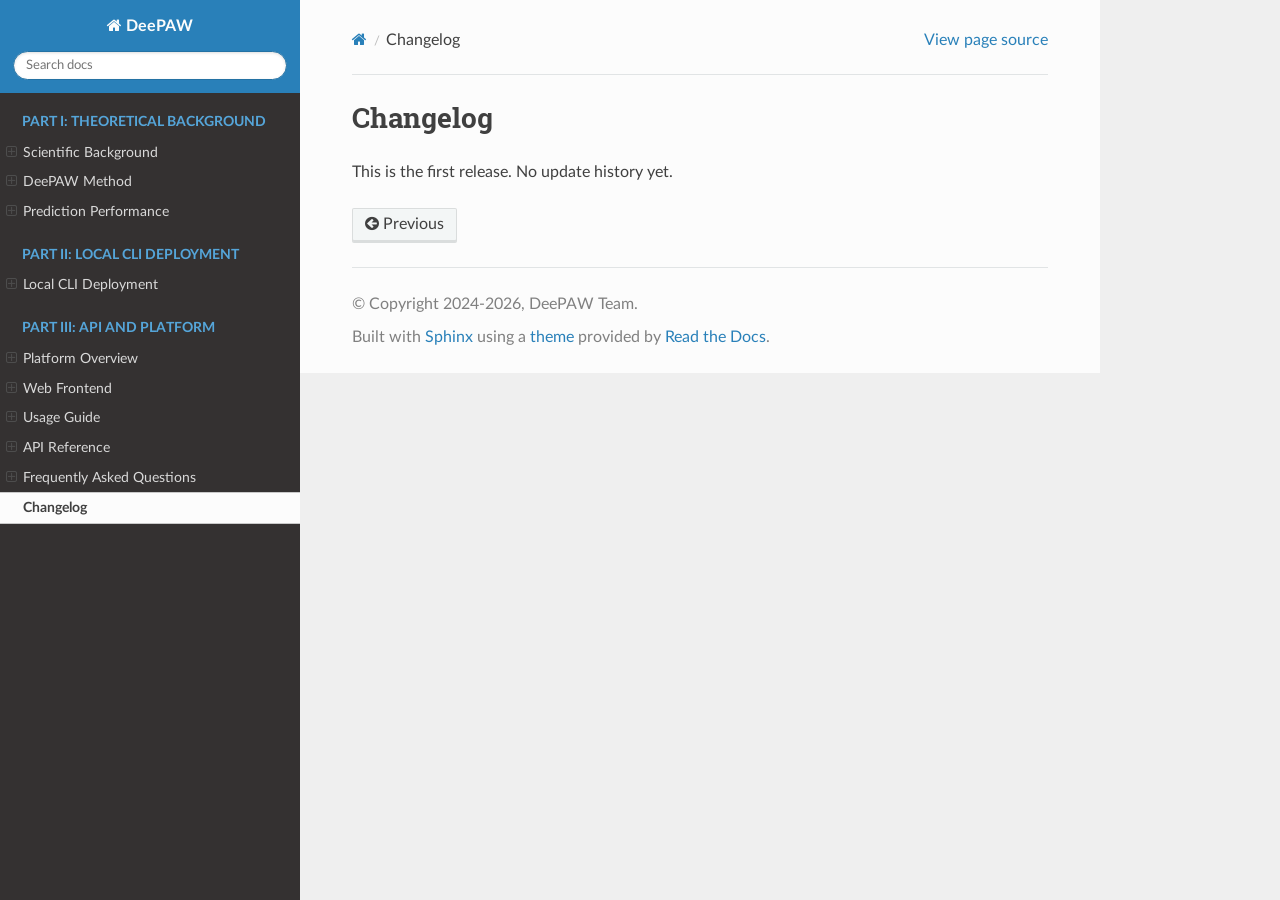
<file: docs/platform/changelog.html>
<!DOCTYPE html>
<html class="writer-html5" lang="en" data-content_root="../">
<head>
  <meta charset="utf-8" /><meta name="viewport" content="width=device-width, initial-scale=1" />

  <meta name="viewport" content="width=device-width, initial-scale=1.0" />
  <title>Changelog &mdash; DeePAW 2.2.0 documentation</title>
      <link rel="stylesheet" type="text/css" href="../_static/pygments.css?v=b86133f3" />
      <link rel="stylesheet" type="text/css" href="../_static/css/theme.css?v=9edc463e" />

  
      <script src="../_static/jquery.js?v=5d32c60e"></script>
      <script src="../_static/_sphinx_javascript_frameworks_compat.js?v=2cd50e6c"></script>
      <script src="../_static/documentation_options.js?v=b21de401"></script>
      <script src="../_static/doctools.js?v=fd6eb6e6"></script>
      <script src="../_static/sphinx_highlight.js?v=6ffebe34"></script>
    <script src="../_static/js/theme.js"></script>
    <link rel="index" title="Index" href="../genindex.html" />
    <link rel="search" title="Search" href="../search.html" />
    <link rel="prev" title="Frequently Asked Questions" href="faq.html" /> 
</head>

<body class="wy-body-for-nav"> 
  <div class="wy-grid-for-nav">
    <nav data-toggle="wy-nav-shift" class="wy-nav-side">
      <div class="wy-side-scroll">
        <div class="wy-side-nav-search" >

          
          
          <a href="../index.html" class="icon icon-home">
            DeePAW
          </a>
<div role="search">
  <form id="rtd-search-form" class="wy-form" action="../search.html" method="get">
    <input type="text" name="q" placeholder="Search docs" aria-label="Search docs" />
    <input type="hidden" name="check_keywords" value="yes" />
    <input type="hidden" name="area" value="default" />
  </form>
</div>
        </div><div class="wy-menu wy-menu-vertical" data-spy="affix" role="navigation" aria-label="Navigation menu">
              <p class="caption" role="heading"><span class="caption-text">Part I: Theoretical Background</span></p>
<ul>
<li class="toctree-l1"><a class="reference internal" href="../theory/background.html">Scientific Background</a><ul>
<li class="toctree-l2"><a class="reference internal" href="../theory/background.html#electron-density-and-density-functional-theory">Electron Density and Density Functional Theory</a></li>
<li class="toctree-l2"><a class="reference internal" href="../theory/background.html#orbital-free-density-functional-theory">Orbital-Free Density Functional Theory</a></li>
<li class="toctree-l2"><a class="reference internal" href="../theory/background.html#e-3-equivariance">E(3) Equivariance</a></li>
<li class="toctree-l2"><a class="reference internal" href="../theory/background.html#message-passing-neural-networks">Message Passing Neural Networks</a></li>
</ul>
</li>
<li class="toctree-l1"><a class="reference internal" href="../theory/method.html">DeePAW Method</a><ul>
<li class="toctree-l2"><a class="reference internal" href="../theory/method.html#method-overview">Method Overview</a></li>
<li class="toctree-l2"><a class="reference internal" href="../theory/method.html#dual-graph-message-passing-architecture">Dual-Graph Message Passing Architecture</a></li>
<li class="toctree-l2"><a class="reference internal" href="../theory/method.html#charge-density-grid-construction">Charge Density Grid Construction</a></li>
<li class="toctree-l2"><a class="reference internal" href="../theory/method.html#training-strategy">Training Strategy</a></li>
</ul>
</li>
<li class="toctree-l1"><a class="reference internal" href="../theory/performance.html">Prediction Performance</a><ul>
<li class="toctree-l2"><a class="reference internal" href="../theory/performance.html#generalization-capability">Generalization Capability</a></li>
<li class="toctree-l2"><a class="reference internal" href="../theory/performance.html#supported-material-types">Supported Material Types</a></li>
<li class="toctree-l2"><a class="reference internal" href="../theory/performance.html#known-limitations">Known Limitations</a></li>
</ul>
</li>
</ul>
<p class="caption" role="heading"><span class="caption-text">Part II: Local CLI Deployment</span></p>
<ul>
<li class="toctree-l1"><a class="reference internal" href="deployment.html">Local CLI Deployment</a><ul>
<li class="toctree-l2"><a class="reference internal" href="deployment.html#requirements">Requirements</a></li>
<li class="toctree-l2"><a class="reference internal" href="deployment.html#quick-start">Quick Start</a></li>
<li class="toctree-l2"><a class="reference internal" href="deployment.html#important-notes">Important Notes</a></li>
<li class="toctree-l2"><a class="reference internal" href="deployment.html#container-structure">Container Structure</a></li>
<li class="toctree-l2"><a class="reference internal" href="deployment.html#manual-run">Manual Run</a></li>
<li class="toctree-l2"><a class="reference internal" href="deployment.html#troubleshooting">Troubleshooting</a></li>
</ul>
</li>
</ul>
<p class="caption" role="heading"><span class="caption-text">Part III: API and Platform</span></p>
<ul class="current">
<li class="toctree-l1"><a class="reference internal" href="overview.html">Platform Overview</a><ul>
<li class="toctree-l2"><a class="reference internal" href="overview.html#core-features">Core Features</a></li>
<li class="toctree-l2"><a class="reference internal" href="overview.html#technology-stack">Technology Stack</a></li>
<li class="toctree-l2"><a class="reference internal" href="overview.html#system-architecture">System Architecture</a><ul>
<li class="toctree-l3"><a class="reference internal" href="overview.html#gpu-task-scheduling">GPU Task Scheduling</a></li>
</ul>
</li>
<li class="toctree-l2"><a class="reference internal" href="overview.html#system-requirements">System Requirements</a><ul>
<li class="toctree-l3"><a class="reference internal" href="overview.html#server-side">Server Side</a></li>
<li class="toctree-l3"><a class="reference internal" href="overview.html#client-side">Client Side</a></li>
</ul>
</li>
</ul>
</li>
<li class="toctree-l1"><a class="reference internal" href="web_frontend.html">Web Frontend</a><ul>
<li class="toctree-l2"><a class="reference internal" href="web_frontend.html#login-and-registration">Login and Registration</a></li>
<li class="toctree-l2"><a class="reference internal" href="web_frontend.html#main-interface-layout">Main Interface Layout</a></li>
<li class="toctree-l2"><a class="reference internal" href="web_frontend.html#prediction-workspace-predictions">Prediction Workspace (Predictions)</a><ul>
<li class="toctree-l3"><a class="reference internal" href="web_frontend.html#left-panel-gpu-cluster-status">Left Panel: GPU Cluster Status</a></li>
<li class="toctree-l3"><a class="reference internal" href="web_frontend.html#center-panel-prediction-task-configuration">Center Panel: Prediction Task Configuration</a></li>
<li class="toctree-l3"><a class="reference internal" href="web_frontend.html#right-panel-visualization">Right Panel: Visualization</a></li>
</ul>
</li>
<li class="toctree-l2"><a class="reference internal" href="web_frontend.html#file-management-my-files">File Management (My Files)</a></li>
<li class="toctree-l2"><a class="reference internal" href="web_frontend.html#performance-tips">Performance Tips</a></li>
</ul>
</li>
<li class="toctree-l1"><a class="reference internal" href="usage.html">Usage Guide</a><ul>
<li class="toctree-l2"><a class="reference internal" href="usage.html#authentication">Authentication</a><ul>
<li class="toctree-l3"><a class="reference internal" href="usage.html#register-account">Register Account</a></li>
<li class="toctree-l3"><a class="reference internal" href="usage.html#login-and-obtain-token">Login and Obtain Token</a></li>
</ul>
</li>
<li class="toctree-l2"><a class="reference internal" href="usage.html#complete-workflow">Complete Workflow</a><ul>
<li class="toctree-l3"><a class="reference internal" href="usage.html#step-1-upload-structure-files">Step 1: Upload Structure Files</a></li>
<li class="toctree-l3"><a class="reference internal" href="usage.html#step-2-submit-batch-prediction">Step 2: Submit Batch Prediction</a></li>
<li class="toctree-l3"><a class="reference internal" href="usage.html#step-3-check-progress">Step 3: Check Progress</a></li>
<li class="toctree-l3"><a class="reference internal" href="usage.html#step-4-download-results">Step 4: Download Results</a></li>
</ul>
</li>
<li class="toctree-l2"><a class="reference internal" href="usage.html#python-client">Python Client</a></li>
<li class="toctree-l2"><a class="reference internal" href="usage.html#visualize-results">Visualize Results</a></li>
</ul>
</li>
<li class="toctree-l1"><a class="reference internal" href="api_reference.html">API Reference</a><ul>
<li class="toctree-l2"><a class="reference internal" href="api_reference.html#authentication">Authentication</a><ul>
<li class="toctree-l3"><a class="reference internal" href="api_reference.html#post-api-auth-register-with-code">POST /api/auth/register-with-code</a></li>
<li class="toctree-l3"><a class="reference internal" href="api_reference.html#post-api-auth-login">POST /api/auth/login</a></li>
<li class="toctree-l3"><a class="reference internal" href="api_reference.html#post-api-auth-send-reset-code">POST /api/auth/send-reset-code</a></li>
<li class="toctree-l3"><a class="reference internal" href="api_reference.html#post-api-auth-reset-password">POST /api/auth/reset-password</a></li>
</ul>
</li>
<li class="toctree-l2"><a class="reference internal" href="api_reference.html#file-upload">File Upload</a><ul>
<li class="toctree-l3"><a class="reference internal" href="api_reference.html#post-api-files-upload-structures">POST /api/files/upload-structures</a></li>
</ul>
</li>
<li class="toctree-l2"><a class="reference internal" href="api_reference.html#prediction-tasks">Prediction Tasks</a><ul>
<li class="toctree-l3"><a class="reference internal" href="api_reference.html#post-api-predictions-batch">POST /api/predictions/batch</a></li>
<li class="toctree-l3"><a class="reference internal" href="api_reference.html#get-api-predictions-batch-batch-id">GET /api/predictions/batch/{batch_id}</a></li>
<li class="toctree-l3"><a class="reference internal" href="api_reference.html#get-api-predictions-result-task-id">GET /api/predictions/result/{task_id}</a></li>
<li class="toctree-l3"><a class="reference internal" href="api_reference.html#get-api-predictions-slice-task-id">GET /api/predictions/slice/{task_id}</a></li>
</ul>
</li>
<li class="toctree-l2"><a class="reference internal" href="api_reference.html#user-management">User Management</a></li>
<li class="toctree-l2"><a class="reference internal" href="api_reference.html#system-status">System Status</a><ul>
<li class="toctree-l3"><a class="reference internal" href="api_reference.html#get-api-tasks-system-status">GET /api/tasks/system/status</a></li>
</ul>
</li>
<li class="toctree-l2"><a class="reference internal" href="api_reference.html#http-status-codes">HTTP Status Codes</a></li>
</ul>
</li>
<li class="toctree-l1"><a class="reference internal" href="faq.html">Frequently Asked Questions</a><ul>
<li class="toctree-l2"><a class="reference internal" href="faq.html#how-to-choose-grid-dimensions-nx-ny-nz">How to choose grid dimensions nx/ny/nz?</a></li>
<li class="toctree-l2"><a class="reference internal" href="faq.html#are-nx-ny-nz-required-when-uploading-files">Are nx/ny/nz required when uploading files?</a></li>
<li class="toctree-l2"><a class="reference internal" href="faq.html#how-to-troubleshoot-failed-predictions">How to troubleshoot failed predictions?</a></li>
<li class="toctree-l2"><a class="reference internal" href="faq.html#are-molecular-structures-supported">Are molecular structures supported?</a></li>
<li class="toctree-l2"><a class="reference internal" href="faq.html#how-to-visualize-chgcar-files">How to visualize CHGCAR files?</a></li>
<li class="toctree-l2"><a class="reference internal" href="faq.html#what-to-do-if-gpu-vram-is-insufficient">What to do if GPU VRAM is insufficient?</a></li>
<li class="toctree-l2"><a class="reference internal" href="faq.html#what-is-the-difference-between-the-two-upload-methods">What is the difference between the two upload methods?</a></li>
</ul>
</li>
<li class="toctree-l1 current"><a class="current reference internal" href="#">Changelog</a></li>
</ul>

        </div>
      </div>
    </nav>

    <section data-toggle="wy-nav-shift" class="wy-nav-content-wrap"><nav class="wy-nav-top" aria-label="Mobile navigation menu" >
          <i data-toggle="wy-nav-top" class="fa fa-bars"></i>
          <a href="../index.html">DeePAW</a>
      </nav>

      <div class="wy-nav-content">
        <div class="rst-content">
          <div role="navigation" aria-label="Page navigation">
  <ul class="wy-breadcrumbs">
      <li><a href="../index.html" class="icon icon-home" aria-label="Home"></a></li>
      <li class="breadcrumb-item active">Changelog</li>
      <li class="wy-breadcrumbs-aside">
            <a href="../_sources/platform/changelog.rst.txt" rel="nofollow"> View page source</a>
      </li>
  </ul>
  <hr/>
</div>
          <div role="main" class="document" itemscope="itemscope" itemtype="http://schema.org/Article">
           <div itemprop="articleBody">
             
  <section id="changelog">
<h1>Changelog<a class="headerlink" href="#changelog" title="Link to this heading"></a></h1>
<p>This is the first release. No update history yet.</p>
</section>


           </div>
          </div>
          <footer><div class="rst-footer-buttons" role="navigation" aria-label="Footer">
        <a href="faq.html" class="btn btn-neutral float-left" title="Frequently Asked Questions" accesskey="p" rel="prev"><span class="fa fa-arrow-circle-left" aria-hidden="true"></span> Previous</a>
    </div>

  <hr/>

  <div role="contentinfo">
    <p>&#169; Copyright 2024-2026, DeePAW Team.</p>
  </div>

  Built with <a href="https://www.sphinx-doc.org/">Sphinx</a> using a
    <a href="https://github.com/readthedocs/sphinx_rtd_theme">theme</a>
    provided by <a href="https://readthedocs.org">Read the Docs</a>.
   

</footer>
        </div>
      </div>
    </section>
  </div>
  <script>
      jQuery(function () {
          SphinxRtdTheme.Navigation.enable(true);
      });
  </script> 

</body>
</html>
</file>
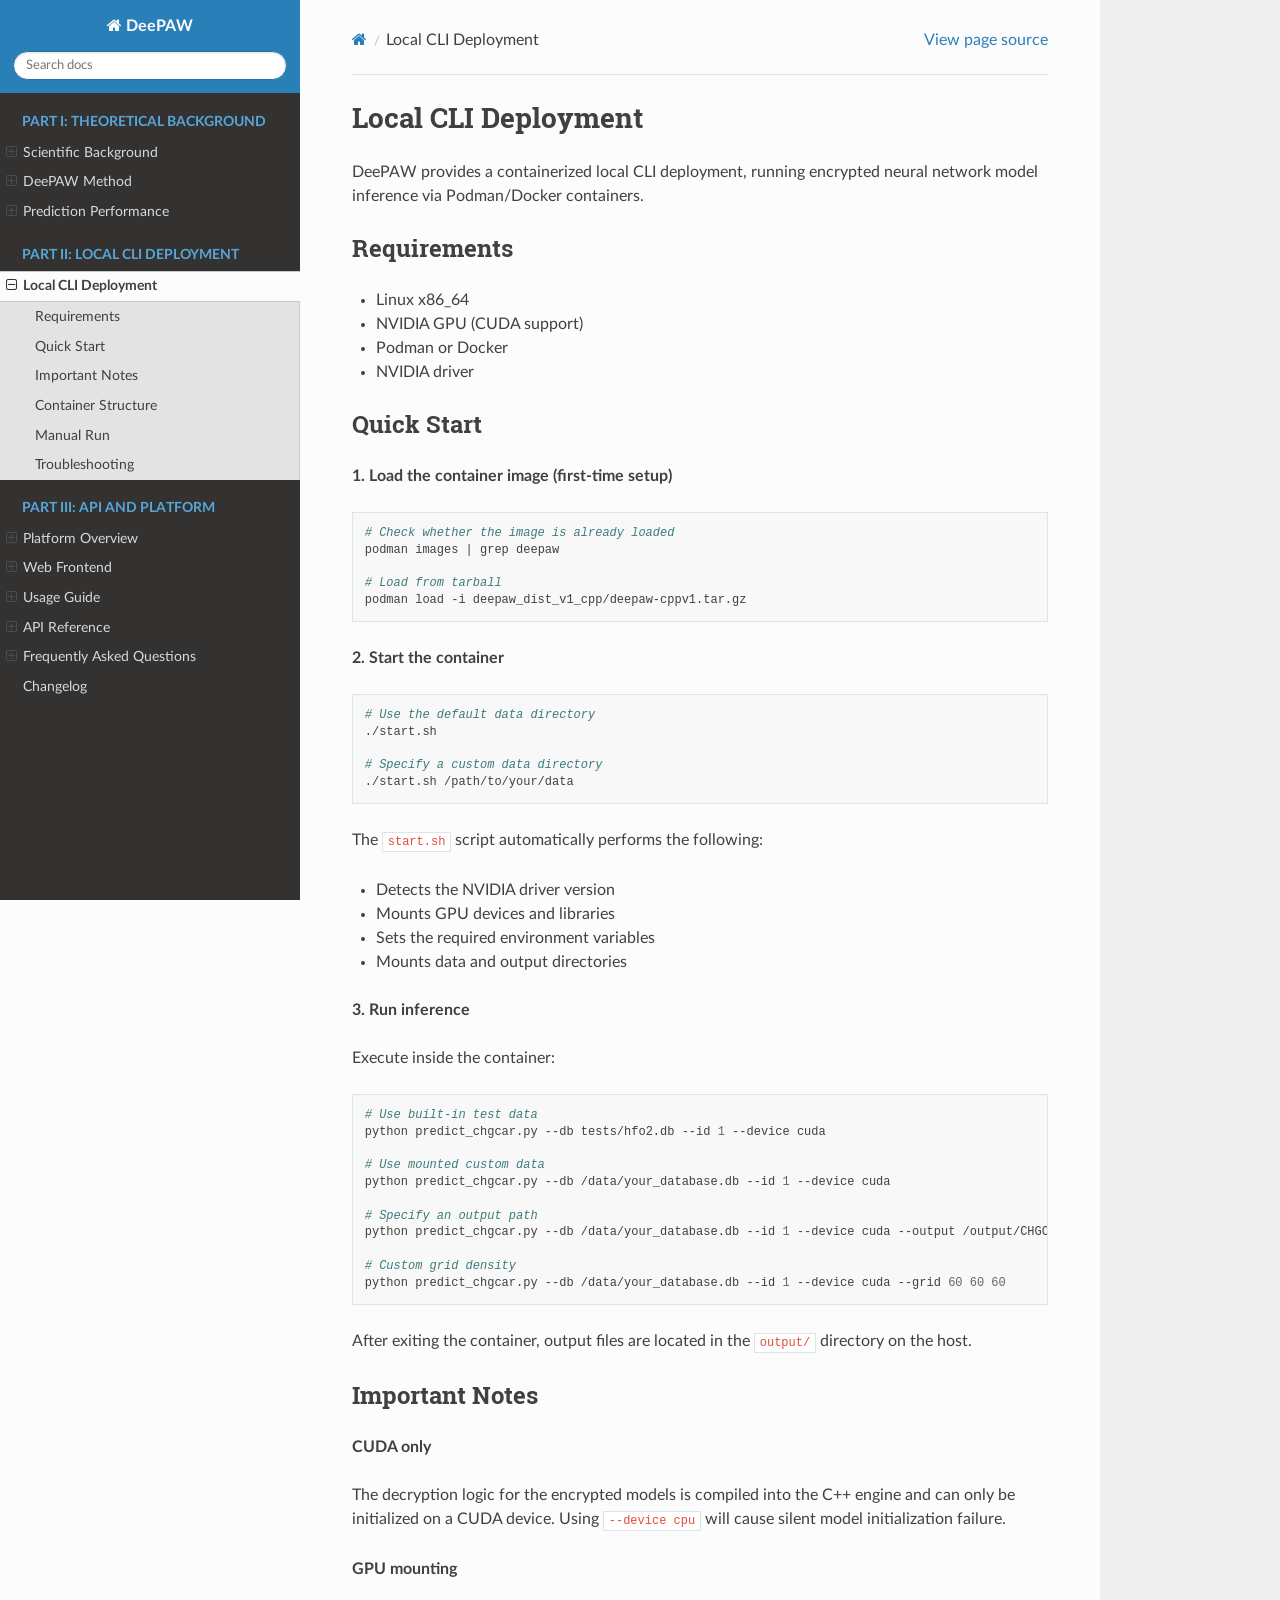
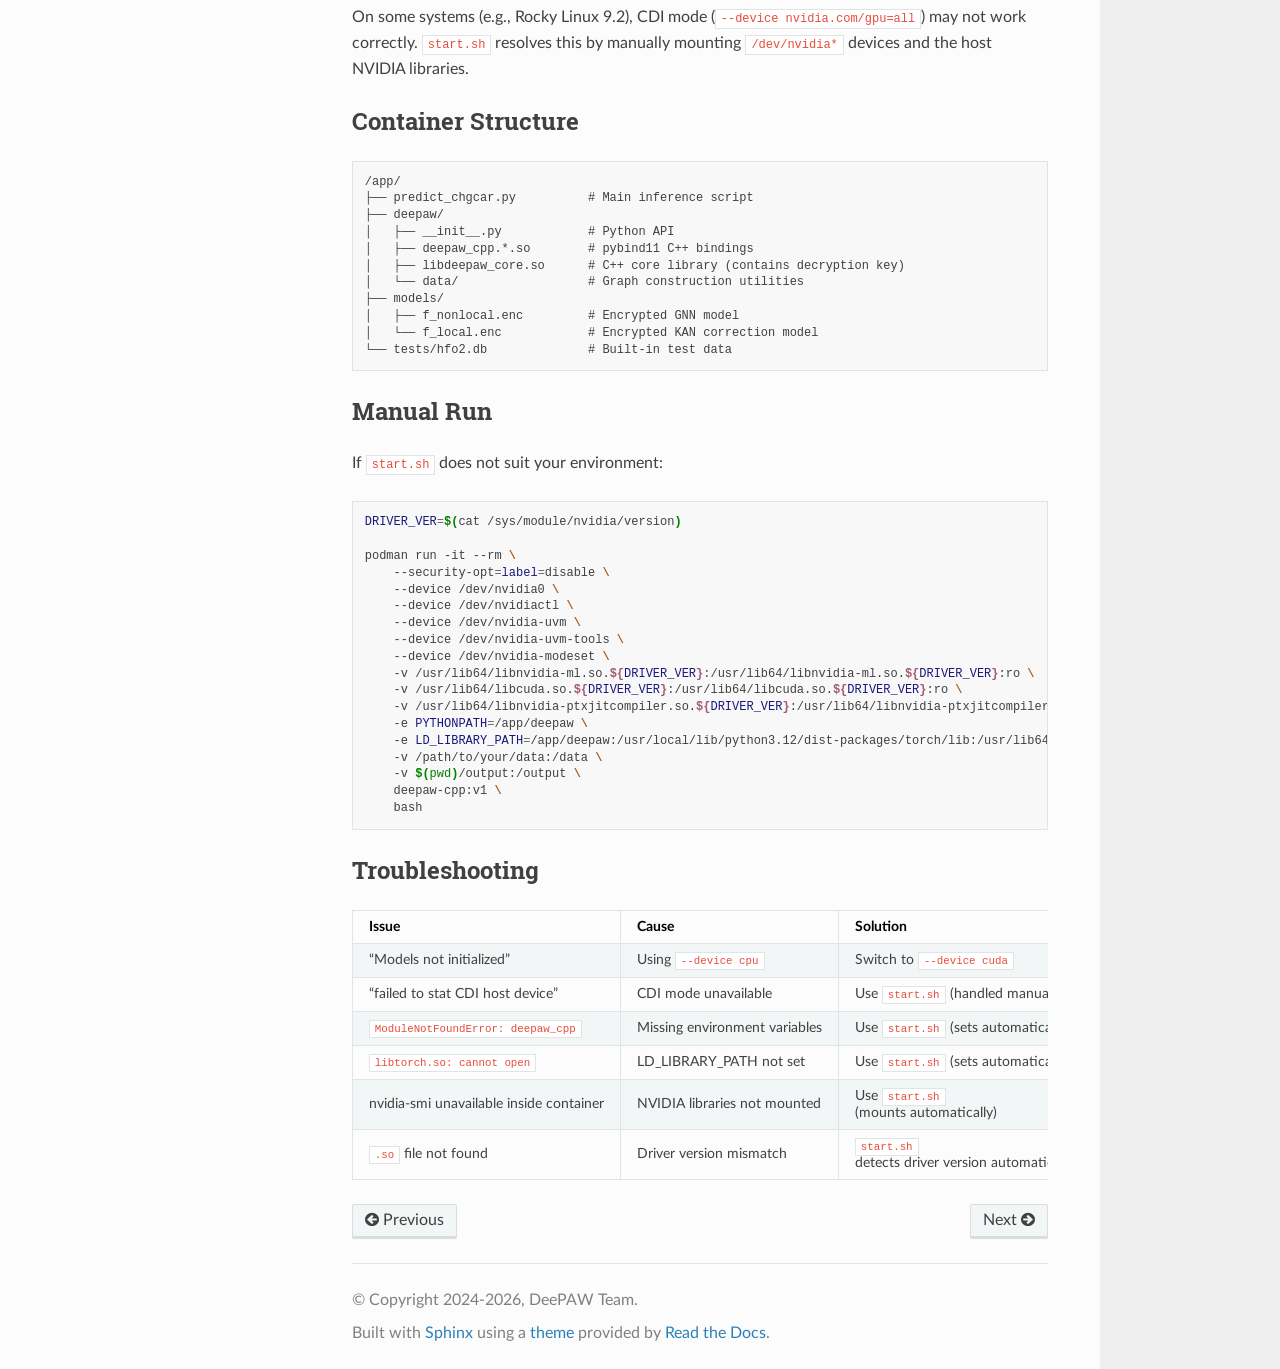
<file: docs/platform/deployment.html>
<!DOCTYPE html>
<html class="writer-html5" lang="en" data-content_root="../">
<head>
  <meta charset="utf-8" /><meta name="viewport" content="width=device-width, initial-scale=1" />

  <meta name="viewport" content="width=device-width, initial-scale=1.0" />
  <title>Local CLI Deployment &mdash; DeePAW 2.2.0 documentation</title>
      <link rel="stylesheet" type="text/css" href="../_static/pygments.css?v=b86133f3" />
      <link rel="stylesheet" type="text/css" href="../_static/css/theme.css?v=9edc463e" />

  
      <script src="../_static/jquery.js?v=5d32c60e"></script>
      <script src="../_static/_sphinx_javascript_frameworks_compat.js?v=2cd50e6c"></script>
      <script src="../_static/documentation_options.js?v=b21de401"></script>
      <script src="../_static/doctools.js?v=fd6eb6e6"></script>
      <script src="../_static/sphinx_highlight.js?v=6ffebe34"></script>
    <script src="../_static/js/theme.js"></script>
    <link rel="index" title="Index" href="../genindex.html" />
    <link rel="search" title="Search" href="../search.html" />
    <link rel="next" title="Platform Overview" href="overview.html" />
    <link rel="prev" title="Prediction Performance" href="../theory/performance.html" /> 
</head>

<body class="wy-body-for-nav"> 
  <div class="wy-grid-for-nav">
    <nav data-toggle="wy-nav-shift" class="wy-nav-side">
      <div class="wy-side-scroll">
        <div class="wy-side-nav-search" >

          
          
          <a href="../index.html" class="icon icon-home">
            DeePAW
          </a>
<div role="search">
  <form id="rtd-search-form" class="wy-form" action="../search.html" method="get">
    <input type="text" name="q" placeholder="Search docs" aria-label="Search docs" />
    <input type="hidden" name="check_keywords" value="yes" />
    <input type="hidden" name="area" value="default" />
  </form>
</div>
        </div><div class="wy-menu wy-menu-vertical" data-spy="affix" role="navigation" aria-label="Navigation menu">
              <p class="caption" role="heading"><span class="caption-text">Part I: Theoretical Background</span></p>
<ul>
<li class="toctree-l1"><a class="reference internal" href="../theory/background.html">Scientific Background</a><ul>
<li class="toctree-l2"><a class="reference internal" href="../theory/background.html#electron-density-and-density-functional-theory">Electron Density and Density Functional Theory</a></li>
<li class="toctree-l2"><a class="reference internal" href="../theory/background.html#orbital-free-density-functional-theory">Orbital-Free Density Functional Theory</a></li>
<li class="toctree-l2"><a class="reference internal" href="../theory/background.html#e-3-equivariance">E(3) Equivariance</a></li>
<li class="toctree-l2"><a class="reference internal" href="../theory/background.html#message-passing-neural-networks">Message Passing Neural Networks</a></li>
</ul>
</li>
<li class="toctree-l1"><a class="reference internal" href="../theory/method.html">DeePAW Method</a><ul>
<li class="toctree-l2"><a class="reference internal" href="../theory/method.html#method-overview">Method Overview</a></li>
<li class="toctree-l2"><a class="reference internal" href="../theory/method.html#dual-graph-message-passing-architecture">Dual-Graph Message Passing Architecture</a></li>
<li class="toctree-l2"><a class="reference internal" href="../theory/method.html#charge-density-grid-construction">Charge Density Grid Construction</a></li>
<li class="toctree-l2"><a class="reference internal" href="../theory/method.html#training-strategy">Training Strategy</a></li>
</ul>
</li>
<li class="toctree-l1"><a class="reference internal" href="../theory/performance.html">Prediction Performance</a><ul>
<li class="toctree-l2"><a class="reference internal" href="../theory/performance.html#generalization-capability">Generalization Capability</a></li>
<li class="toctree-l2"><a class="reference internal" href="../theory/performance.html#supported-material-types">Supported Material Types</a></li>
<li class="toctree-l2"><a class="reference internal" href="../theory/performance.html#known-limitations">Known Limitations</a></li>
</ul>
</li>
</ul>
<p class="caption" role="heading"><span class="caption-text">Part II: Local CLI Deployment</span></p>
<ul class="current">
<li class="toctree-l1 current"><a class="current reference internal" href="#">Local CLI Deployment</a><ul>
<li class="toctree-l2"><a class="reference internal" href="#requirements">Requirements</a></li>
<li class="toctree-l2"><a class="reference internal" href="#quick-start">Quick Start</a></li>
<li class="toctree-l2"><a class="reference internal" href="#important-notes">Important Notes</a></li>
<li class="toctree-l2"><a class="reference internal" href="#container-structure">Container Structure</a></li>
<li class="toctree-l2"><a class="reference internal" href="#manual-run">Manual Run</a></li>
<li class="toctree-l2"><a class="reference internal" href="#troubleshooting">Troubleshooting</a></li>
</ul>
</li>
</ul>
<p class="caption" role="heading"><span class="caption-text">Part III: API and Platform</span></p>
<ul>
<li class="toctree-l1"><a class="reference internal" href="overview.html">Platform Overview</a><ul>
<li class="toctree-l2"><a class="reference internal" href="overview.html#core-features">Core Features</a></li>
<li class="toctree-l2"><a class="reference internal" href="overview.html#technology-stack">Technology Stack</a></li>
<li class="toctree-l2"><a class="reference internal" href="overview.html#system-architecture">System Architecture</a><ul>
<li class="toctree-l3"><a class="reference internal" href="overview.html#gpu-task-scheduling">GPU Task Scheduling</a></li>
</ul>
</li>
<li class="toctree-l2"><a class="reference internal" href="overview.html#system-requirements">System Requirements</a><ul>
<li class="toctree-l3"><a class="reference internal" href="overview.html#server-side">Server Side</a></li>
<li class="toctree-l3"><a class="reference internal" href="overview.html#client-side">Client Side</a></li>
</ul>
</li>
</ul>
</li>
<li class="toctree-l1"><a class="reference internal" href="web_frontend.html">Web Frontend</a><ul>
<li class="toctree-l2"><a class="reference internal" href="web_frontend.html#login-and-registration">Login and Registration</a></li>
<li class="toctree-l2"><a class="reference internal" href="web_frontend.html#main-interface-layout">Main Interface Layout</a></li>
<li class="toctree-l2"><a class="reference internal" href="web_frontend.html#prediction-workspace-predictions">Prediction Workspace (Predictions)</a><ul>
<li class="toctree-l3"><a class="reference internal" href="web_frontend.html#left-panel-gpu-cluster-status">Left Panel: GPU Cluster Status</a></li>
<li class="toctree-l3"><a class="reference internal" href="web_frontend.html#center-panel-prediction-task-configuration">Center Panel: Prediction Task Configuration</a></li>
<li class="toctree-l3"><a class="reference internal" href="web_frontend.html#right-panel-visualization">Right Panel: Visualization</a></li>
</ul>
</li>
<li class="toctree-l2"><a class="reference internal" href="web_frontend.html#file-management-my-files">File Management (My Files)</a></li>
<li class="toctree-l2"><a class="reference internal" href="web_frontend.html#performance-tips">Performance Tips</a></li>
</ul>
</li>
<li class="toctree-l1"><a class="reference internal" href="usage.html">Usage Guide</a><ul>
<li class="toctree-l2"><a class="reference internal" href="usage.html#authentication">Authentication</a><ul>
<li class="toctree-l3"><a class="reference internal" href="usage.html#register-account">Register Account</a></li>
<li class="toctree-l3"><a class="reference internal" href="usage.html#login-and-obtain-token">Login and Obtain Token</a></li>
</ul>
</li>
<li class="toctree-l2"><a class="reference internal" href="usage.html#complete-workflow">Complete Workflow</a><ul>
<li class="toctree-l3"><a class="reference internal" href="usage.html#step-1-upload-structure-files">Step 1: Upload Structure Files</a></li>
<li class="toctree-l3"><a class="reference internal" href="usage.html#step-2-submit-batch-prediction">Step 2: Submit Batch Prediction</a></li>
<li class="toctree-l3"><a class="reference internal" href="usage.html#step-3-check-progress">Step 3: Check Progress</a></li>
<li class="toctree-l3"><a class="reference internal" href="usage.html#step-4-download-results">Step 4: Download Results</a></li>
</ul>
</li>
<li class="toctree-l2"><a class="reference internal" href="usage.html#python-client">Python Client</a></li>
<li class="toctree-l2"><a class="reference internal" href="usage.html#visualize-results">Visualize Results</a></li>
</ul>
</li>
<li class="toctree-l1"><a class="reference internal" href="api_reference.html">API Reference</a><ul>
<li class="toctree-l2"><a class="reference internal" href="api_reference.html#authentication">Authentication</a><ul>
<li class="toctree-l3"><a class="reference internal" href="api_reference.html#post-api-auth-register-with-code">POST /api/auth/register-with-code</a></li>
<li class="toctree-l3"><a class="reference internal" href="api_reference.html#post-api-auth-login">POST /api/auth/login</a></li>
<li class="toctree-l3"><a class="reference internal" href="api_reference.html#post-api-auth-send-reset-code">POST /api/auth/send-reset-code</a></li>
<li class="toctree-l3"><a class="reference internal" href="api_reference.html#post-api-auth-reset-password">POST /api/auth/reset-password</a></li>
</ul>
</li>
<li class="toctree-l2"><a class="reference internal" href="api_reference.html#file-upload">File Upload</a><ul>
<li class="toctree-l3"><a class="reference internal" href="api_reference.html#post-api-files-upload-structures">POST /api/files/upload-structures</a></li>
</ul>
</li>
<li class="toctree-l2"><a class="reference internal" href="api_reference.html#prediction-tasks">Prediction Tasks</a><ul>
<li class="toctree-l3"><a class="reference internal" href="api_reference.html#post-api-predictions-batch">POST /api/predictions/batch</a></li>
<li class="toctree-l3"><a class="reference internal" href="api_reference.html#get-api-predictions-batch-batch-id">GET /api/predictions/batch/{batch_id}</a></li>
<li class="toctree-l3"><a class="reference internal" href="api_reference.html#get-api-predictions-result-task-id">GET /api/predictions/result/{task_id}</a></li>
<li class="toctree-l3"><a class="reference internal" href="api_reference.html#get-api-predictions-slice-task-id">GET /api/predictions/slice/{task_id}</a></li>
</ul>
</li>
<li class="toctree-l2"><a class="reference internal" href="api_reference.html#user-management">User Management</a></li>
<li class="toctree-l2"><a class="reference internal" href="api_reference.html#system-status">System Status</a><ul>
<li class="toctree-l3"><a class="reference internal" href="api_reference.html#get-api-tasks-system-status">GET /api/tasks/system/status</a></li>
</ul>
</li>
<li class="toctree-l2"><a class="reference internal" href="api_reference.html#http-status-codes">HTTP Status Codes</a></li>
</ul>
</li>
<li class="toctree-l1"><a class="reference internal" href="faq.html">Frequently Asked Questions</a><ul>
<li class="toctree-l2"><a class="reference internal" href="faq.html#how-to-choose-grid-dimensions-nx-ny-nz">How to choose grid dimensions nx/ny/nz?</a></li>
<li class="toctree-l2"><a class="reference internal" href="faq.html#are-nx-ny-nz-required-when-uploading-files">Are nx/ny/nz required when uploading files?</a></li>
<li class="toctree-l2"><a class="reference internal" href="faq.html#how-to-troubleshoot-failed-predictions">How to troubleshoot failed predictions?</a></li>
<li class="toctree-l2"><a class="reference internal" href="faq.html#are-molecular-structures-supported">Are molecular structures supported?</a></li>
<li class="toctree-l2"><a class="reference internal" href="faq.html#how-to-visualize-chgcar-files">How to visualize CHGCAR files?</a></li>
<li class="toctree-l2"><a class="reference internal" href="faq.html#what-to-do-if-gpu-vram-is-insufficient">What to do if GPU VRAM is insufficient?</a></li>
<li class="toctree-l2"><a class="reference internal" href="faq.html#what-is-the-difference-between-the-two-upload-methods">What is the difference between the two upload methods?</a></li>
</ul>
</li>
<li class="toctree-l1"><a class="reference internal" href="changelog.html">Changelog</a></li>
</ul>

        </div>
      </div>
    </nav>

    <section data-toggle="wy-nav-shift" class="wy-nav-content-wrap"><nav class="wy-nav-top" aria-label="Mobile navigation menu" >
          <i data-toggle="wy-nav-top" class="fa fa-bars"></i>
          <a href="../index.html">DeePAW</a>
      </nav>

      <div class="wy-nav-content">
        <div class="rst-content">
          <div role="navigation" aria-label="Page navigation">
  <ul class="wy-breadcrumbs">
      <li><a href="../index.html" class="icon icon-home" aria-label="Home"></a></li>
      <li class="breadcrumb-item active">Local CLI Deployment</li>
      <li class="wy-breadcrumbs-aside">
            <a href="../_sources/platform/deployment.rst.txt" rel="nofollow"> View page source</a>
      </li>
  </ul>
  <hr/>
</div>
          <div role="main" class="document" itemscope="itemscope" itemtype="http://schema.org/Article">
           <div itemprop="articleBody">
             
  <section id="local-cli-deployment">
<h1>Local CLI Deployment<a class="headerlink" href="#local-cli-deployment" title="Link to this heading"></a></h1>
<p>DeePAW provides a containerized local CLI deployment, running encrypted neural network model inference via Podman/Docker containers.</p>
<section id="requirements">
<h2>Requirements<a class="headerlink" href="#requirements" title="Link to this heading"></a></h2>
<ul class="simple">
<li><p>Linux x86_64</p></li>
<li><p>NVIDIA GPU (CUDA support)</p></li>
<li><p>Podman or Docker</p></li>
<li><p>NVIDIA driver</p></li>
</ul>
</section>
<section id="quick-start">
<h2>Quick Start<a class="headerlink" href="#quick-start" title="Link to this heading"></a></h2>
<p><strong>1. Load the container image (first-time setup)</strong></p>
<div class="highlight-bash notranslate"><div class="highlight"><pre><span></span><span class="c1"># Check whether the image is already loaded</span>
podman<span class="w"> </span>images<span class="w"> </span><span class="p">|</span><span class="w"> </span>grep<span class="w"> </span>deepaw

<span class="c1"># Load from tarball</span>
podman<span class="w"> </span>load<span class="w"> </span>-i<span class="w"> </span>deepaw_dist_v1_cpp/deepaw-cppv1.tar.gz
</pre></div>
</div>
<p><strong>2. Start the container</strong></p>
<div class="highlight-bash notranslate"><div class="highlight"><pre><span></span><span class="c1"># Use the default data directory</span>
./start.sh

<span class="c1"># Specify a custom data directory</span>
./start.sh<span class="w"> </span>/path/to/your/data
</pre></div>
</div>
<p>The <code class="docutils literal notranslate"><span class="pre">start.sh</span></code> script automatically performs the following:</p>
<ul class="simple">
<li><p>Detects the NVIDIA driver version</p></li>
<li><p>Mounts GPU devices and libraries</p></li>
<li><p>Sets the required environment variables</p></li>
<li><p>Mounts data and output directories</p></li>
</ul>
<p><strong>3. Run inference</strong></p>
<p>Execute inside the container:</p>
<div class="highlight-bash notranslate"><div class="highlight"><pre><span></span><span class="c1"># Use built-in test data</span>
python<span class="w"> </span>predict_chgcar.py<span class="w"> </span>--db<span class="w"> </span>tests/hfo2.db<span class="w"> </span>--id<span class="w"> </span><span class="m">1</span><span class="w"> </span>--device<span class="w"> </span>cuda

<span class="c1"># Use mounted custom data</span>
python<span class="w"> </span>predict_chgcar.py<span class="w"> </span>--db<span class="w"> </span>/data/your_database.db<span class="w"> </span>--id<span class="w"> </span><span class="m">1</span><span class="w"> </span>--device<span class="w"> </span>cuda

<span class="c1"># Specify an output path</span>
python<span class="w"> </span>predict_chgcar.py<span class="w"> </span>--db<span class="w"> </span>/data/your_database.db<span class="w"> </span>--id<span class="w"> </span><span class="m">1</span><span class="w"> </span>--device<span class="w"> </span>cuda<span class="w"> </span>--output<span class="w"> </span>/output/CHGCAR_result

<span class="c1"># Custom grid density</span>
python<span class="w"> </span>predict_chgcar.py<span class="w"> </span>--db<span class="w"> </span>/data/your_database.db<span class="w"> </span>--id<span class="w"> </span><span class="m">1</span><span class="w"> </span>--device<span class="w"> </span>cuda<span class="w"> </span>--grid<span class="w"> </span><span class="m">60</span><span class="w"> </span><span class="m">60</span><span class="w"> </span><span class="m">60</span>
</pre></div>
</div>
<p>After exiting the container, output files are located in the <code class="docutils literal notranslate"><span class="pre">output/</span></code> directory on the host.</p>
</section>
<section id="important-notes">
<h2>Important Notes<a class="headerlink" href="#important-notes" title="Link to this heading"></a></h2>
<p><strong>CUDA only</strong></p>
<p>The decryption logic for the encrypted models is compiled into the C++ engine and can only be initialized on a CUDA device. Using <code class="docutils literal notranslate"><span class="pre">--device</span> <span class="pre">cpu</span></code> will cause silent model initialization failure.</p>
<p><strong>GPU mounting</strong></p>
<p>On some systems (e.g., Rocky Linux 9.2), CDI mode (<code class="docutils literal notranslate"><span class="pre">--device</span> <span class="pre">nvidia.com/gpu=all</span></code>) may not work correctly. <code class="docutils literal notranslate"><span class="pre">start.sh</span></code> resolves this by manually mounting <code class="docutils literal notranslate"><span class="pre">/dev/nvidia*</span></code> devices and the host NVIDIA libraries.</p>
</section>
<section id="container-structure">
<h2>Container Structure<a class="headerlink" href="#container-structure" title="Link to this heading"></a></h2>
<div class="highlight-default notranslate"><div class="highlight"><pre><span></span>/app/
├── predict_chgcar.py          # Main inference script
├── deepaw/
│   ├── __init__.py            # Python API
│   ├── deepaw_cpp.*.so        # pybind11 C++ bindings
│   ├── libdeepaw_core.so      # C++ core library (contains decryption key)
│   └── data/                  # Graph construction utilities
├── models/
│   ├── f_nonlocal.enc         # Encrypted GNN model
│   └── f_local.enc            # Encrypted KAN correction model
└── tests/hfo2.db              # Built-in test data
</pre></div>
</div>
</section>
<section id="manual-run">
<h2>Manual Run<a class="headerlink" href="#manual-run" title="Link to this heading"></a></h2>
<p>If <code class="docutils literal notranslate"><span class="pre">start.sh</span></code> does not suit your environment:</p>
<div class="highlight-bash notranslate"><div class="highlight"><pre><span></span><span class="nv">DRIVER_VER</span><span class="o">=</span><span class="k">$(</span>cat<span class="w"> </span>/sys/module/nvidia/version<span class="k">)</span>

podman<span class="w"> </span>run<span class="w"> </span>-it<span class="w"> </span>--rm<span class="w"> </span><span class="se">\</span>
<span class="w">    </span>--security-opt<span class="o">=</span><span class="nv">label</span><span class="o">=</span>disable<span class="w"> </span><span class="se">\</span>
<span class="w">    </span>--device<span class="w"> </span>/dev/nvidia0<span class="w"> </span><span class="se">\</span>
<span class="w">    </span>--device<span class="w"> </span>/dev/nvidiactl<span class="w"> </span><span class="se">\</span>
<span class="w">    </span>--device<span class="w"> </span>/dev/nvidia-uvm<span class="w"> </span><span class="se">\</span>
<span class="w">    </span>--device<span class="w"> </span>/dev/nvidia-uvm-tools<span class="w"> </span><span class="se">\</span>
<span class="w">    </span>--device<span class="w"> </span>/dev/nvidia-modeset<span class="w"> </span><span class="se">\</span>
<span class="w">    </span>-v<span class="w"> </span>/usr/lib64/libnvidia-ml.so.<span class="si">${</span><span class="nv">DRIVER_VER</span><span class="si">}</span>:/usr/lib64/libnvidia-ml.so.<span class="si">${</span><span class="nv">DRIVER_VER</span><span class="si">}</span>:ro<span class="w"> </span><span class="se">\</span>
<span class="w">    </span>-v<span class="w"> </span>/usr/lib64/libcuda.so.<span class="si">${</span><span class="nv">DRIVER_VER</span><span class="si">}</span>:/usr/lib64/libcuda.so.<span class="si">${</span><span class="nv">DRIVER_VER</span><span class="si">}</span>:ro<span class="w"> </span><span class="se">\</span>
<span class="w">    </span>-v<span class="w"> </span>/usr/lib64/libnvidia-ptxjitcompiler.so.<span class="si">${</span><span class="nv">DRIVER_VER</span><span class="si">}</span>:/usr/lib64/libnvidia-ptxjitcompiler.so.<span class="si">${</span><span class="nv">DRIVER_VER</span><span class="si">}</span>:ro<span class="w"> </span><span class="se">\</span>
<span class="w">    </span>-e<span class="w"> </span><span class="nv">PYTHONPATH</span><span class="o">=</span>/app/deepaw<span class="w"> </span><span class="se">\</span>
<span class="w">    </span>-e<span class="w"> </span><span class="nv">LD_LIBRARY_PATH</span><span class="o">=</span>/app/deepaw:/usr/local/lib/python3.12/dist-packages/torch/lib:/usr/lib64<span class="w"> </span><span class="se">\</span>
<span class="w">    </span>-v<span class="w"> </span>/path/to/your/data:/data<span class="w"> </span><span class="se">\</span>
<span class="w">    </span>-v<span class="w"> </span><span class="k">$(</span><span class="nb">pwd</span><span class="k">)</span>/output:/output<span class="w"> </span><span class="se">\</span>
<span class="w">    </span>deepaw-cpp:v1<span class="w"> </span><span class="se">\</span>
<span class="w">    </span>bash
</pre></div>
</div>
</section>
<section id="troubleshooting">
<h2>Troubleshooting<a class="headerlink" href="#troubleshooting" title="Link to this heading"></a></h2>
<table class="docutils align-default">
<thead>
<tr class="row-odd"><th class="head"><p>Issue</p></th>
<th class="head"><p>Cause</p></th>
<th class="head"><p>Solution</p></th>
</tr>
</thead>
<tbody>
<tr class="row-even"><td><p>“Models not initialized”</p></td>
<td><p>Using <code class="docutils literal notranslate"><span class="pre">--device</span> <span class="pre">cpu</span></code></p></td>
<td><p>Switch to <code class="docutils literal notranslate"><span class="pre">--device</span> <span class="pre">cuda</span></code></p></td>
</tr>
<tr class="row-odd"><td><p>“failed to stat CDI host device”</p></td>
<td><p>CDI mode unavailable</p></td>
<td><p>Use <code class="docutils literal notranslate"><span class="pre">start.sh</span></code> (handled manually)</p></td>
</tr>
<tr class="row-even"><td><p><code class="docutils literal notranslate"><span class="pre">ModuleNotFoundError:</span> <span class="pre">deepaw_cpp</span></code></p></td>
<td><p>Missing environment variables</p></td>
<td><p>Use <code class="docutils literal notranslate"><span class="pre">start.sh</span></code> (sets automatically)</p></td>
</tr>
<tr class="row-odd"><td><p><code class="docutils literal notranslate"><span class="pre">libtorch.so:</span> <span class="pre">cannot</span> <span class="pre">open</span></code></p></td>
<td><p>LD_LIBRARY_PATH not set</p></td>
<td><p>Use <code class="docutils literal notranslate"><span class="pre">start.sh</span></code> (sets automatically)</p></td>
</tr>
<tr class="row-even"><td><p>nvidia-smi unavailable inside container</p></td>
<td><p>NVIDIA libraries not mounted</p></td>
<td><p>Use <code class="docutils literal notranslate"><span class="pre">start.sh</span></code> (mounts automatically)</p></td>
</tr>
<tr class="row-odd"><td><p><code class="docutils literal notranslate"><span class="pre">.so</span></code> file not found</p></td>
<td><p>Driver version mismatch</p></td>
<td><p><code class="docutils literal notranslate"><span class="pre">start.sh</span></code> detects driver version automatically</p></td>
</tr>
</tbody>
</table>
</section>
</section>


           </div>
          </div>
          <footer><div class="rst-footer-buttons" role="navigation" aria-label="Footer">
        <a href="../theory/performance.html" class="btn btn-neutral float-left" title="Prediction Performance" accesskey="p" rel="prev"><span class="fa fa-arrow-circle-left" aria-hidden="true"></span> Previous</a>
        <a href="overview.html" class="btn btn-neutral float-right" title="Platform Overview" accesskey="n" rel="next">Next <span class="fa fa-arrow-circle-right" aria-hidden="true"></span></a>
    </div>

  <hr/>

  <div role="contentinfo">
    <p>&#169; Copyright 2024-2026, DeePAW Team.</p>
  </div>

  Built with <a href="https://www.sphinx-doc.org/">Sphinx</a> using a
    <a href="https://github.com/readthedocs/sphinx_rtd_theme">theme</a>
    provided by <a href="https://readthedocs.org">Read the Docs</a>.
   

</footer>
        </div>
      </div>
    </section>
  </div>
  <script>
      jQuery(function () {
          SphinxRtdTheme.Navigation.enable(true);
      });
  </script> 

</body>
</html>
</file>
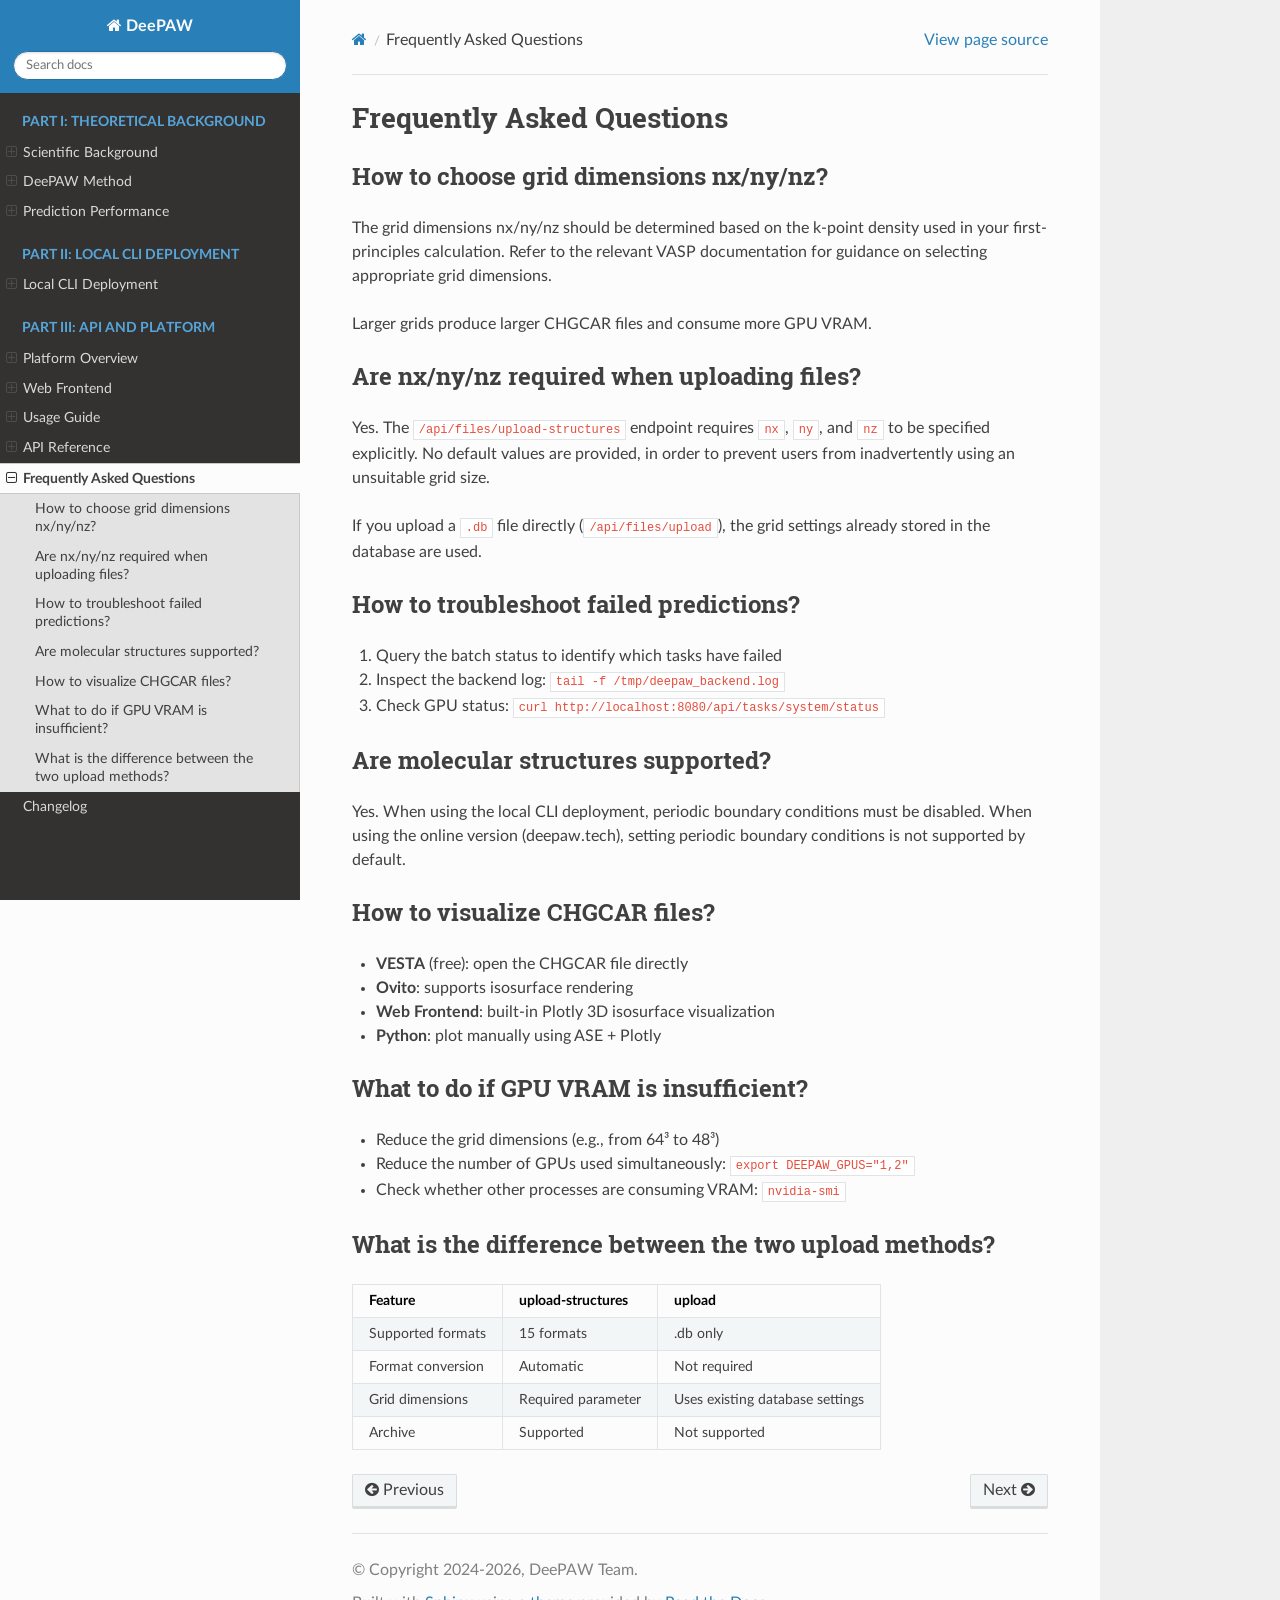
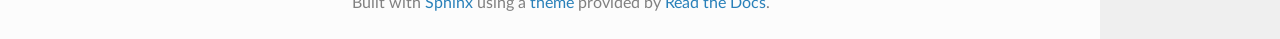
<file: docs/platform/faq.html>
<!DOCTYPE html>
<html class="writer-html5" lang="en" data-content_root="../">
<head>
  <meta charset="utf-8" /><meta name="viewport" content="width=device-width, initial-scale=1" />

  <meta name="viewport" content="width=device-width, initial-scale=1.0" />
  <title>Frequently Asked Questions &mdash; DeePAW 2.2.0 documentation</title>
      <link rel="stylesheet" type="text/css" href="../_static/pygments.css?v=b86133f3" />
      <link rel="stylesheet" type="text/css" href="../_static/css/theme.css?v=9edc463e" />

  
      <script src="../_static/jquery.js?v=5d32c60e"></script>
      <script src="../_static/_sphinx_javascript_frameworks_compat.js?v=2cd50e6c"></script>
      <script src="../_static/documentation_options.js?v=b21de401"></script>
      <script src="../_static/doctools.js?v=fd6eb6e6"></script>
      <script src="../_static/sphinx_highlight.js?v=6ffebe34"></script>
    <script src="../_static/js/theme.js"></script>
    <link rel="index" title="Index" href="../genindex.html" />
    <link rel="search" title="Search" href="../search.html" />
    <link rel="next" title="Changelog" href="changelog.html" />
    <link rel="prev" title="API Reference" href="api_reference.html" /> 
</head>

<body class="wy-body-for-nav"> 
  <div class="wy-grid-for-nav">
    <nav data-toggle="wy-nav-shift" class="wy-nav-side">
      <div class="wy-side-scroll">
        <div class="wy-side-nav-search" >

          
          
          <a href="../index.html" class="icon icon-home">
            DeePAW
          </a>
<div role="search">
  <form id="rtd-search-form" class="wy-form" action="../search.html" method="get">
    <input type="text" name="q" placeholder="Search docs" aria-label="Search docs" />
    <input type="hidden" name="check_keywords" value="yes" />
    <input type="hidden" name="area" value="default" />
  </form>
</div>
        </div><div class="wy-menu wy-menu-vertical" data-spy="affix" role="navigation" aria-label="Navigation menu">
              <p class="caption" role="heading"><span class="caption-text">Part I: Theoretical Background</span></p>
<ul>
<li class="toctree-l1"><a class="reference internal" href="../theory/background.html">Scientific Background</a><ul>
<li class="toctree-l2"><a class="reference internal" href="../theory/background.html#electron-density-and-density-functional-theory">Electron Density and Density Functional Theory</a></li>
<li class="toctree-l2"><a class="reference internal" href="../theory/background.html#orbital-free-density-functional-theory">Orbital-Free Density Functional Theory</a></li>
<li class="toctree-l2"><a class="reference internal" href="../theory/background.html#e-3-equivariance">E(3) Equivariance</a></li>
<li class="toctree-l2"><a class="reference internal" href="../theory/background.html#message-passing-neural-networks">Message Passing Neural Networks</a></li>
</ul>
</li>
<li class="toctree-l1"><a class="reference internal" href="../theory/method.html">DeePAW Method</a><ul>
<li class="toctree-l2"><a class="reference internal" href="../theory/method.html#method-overview">Method Overview</a></li>
<li class="toctree-l2"><a class="reference internal" href="../theory/method.html#dual-graph-message-passing-architecture">Dual-Graph Message Passing Architecture</a></li>
<li class="toctree-l2"><a class="reference internal" href="../theory/method.html#charge-density-grid-construction">Charge Density Grid Construction</a></li>
<li class="toctree-l2"><a class="reference internal" href="../theory/method.html#training-strategy">Training Strategy</a></li>
</ul>
</li>
<li class="toctree-l1"><a class="reference internal" href="../theory/performance.html">Prediction Performance</a><ul>
<li class="toctree-l2"><a class="reference internal" href="../theory/performance.html#generalization-capability">Generalization Capability</a></li>
<li class="toctree-l2"><a class="reference internal" href="../theory/performance.html#supported-material-types">Supported Material Types</a></li>
<li class="toctree-l2"><a class="reference internal" href="../theory/performance.html#known-limitations">Known Limitations</a></li>
</ul>
</li>
</ul>
<p class="caption" role="heading"><span class="caption-text">Part II: Local CLI Deployment</span></p>
<ul>
<li class="toctree-l1"><a class="reference internal" href="deployment.html">Local CLI Deployment</a><ul>
<li class="toctree-l2"><a class="reference internal" href="deployment.html#requirements">Requirements</a></li>
<li class="toctree-l2"><a class="reference internal" href="deployment.html#quick-start">Quick Start</a></li>
<li class="toctree-l2"><a class="reference internal" href="deployment.html#important-notes">Important Notes</a></li>
<li class="toctree-l2"><a class="reference internal" href="deployment.html#container-structure">Container Structure</a></li>
<li class="toctree-l2"><a class="reference internal" href="deployment.html#manual-run">Manual Run</a></li>
<li class="toctree-l2"><a class="reference internal" href="deployment.html#troubleshooting">Troubleshooting</a></li>
</ul>
</li>
</ul>
<p class="caption" role="heading"><span class="caption-text">Part III: API and Platform</span></p>
<ul class="current">
<li class="toctree-l1"><a class="reference internal" href="overview.html">Platform Overview</a><ul>
<li class="toctree-l2"><a class="reference internal" href="overview.html#core-features">Core Features</a></li>
<li class="toctree-l2"><a class="reference internal" href="overview.html#technology-stack">Technology Stack</a></li>
<li class="toctree-l2"><a class="reference internal" href="overview.html#system-architecture">System Architecture</a><ul>
<li class="toctree-l3"><a class="reference internal" href="overview.html#gpu-task-scheduling">GPU Task Scheduling</a></li>
</ul>
</li>
<li class="toctree-l2"><a class="reference internal" href="overview.html#system-requirements">System Requirements</a><ul>
<li class="toctree-l3"><a class="reference internal" href="overview.html#server-side">Server Side</a></li>
<li class="toctree-l3"><a class="reference internal" href="overview.html#client-side">Client Side</a></li>
</ul>
</li>
</ul>
</li>
<li class="toctree-l1"><a class="reference internal" href="web_frontend.html">Web Frontend</a><ul>
<li class="toctree-l2"><a class="reference internal" href="web_frontend.html#login-and-registration">Login and Registration</a></li>
<li class="toctree-l2"><a class="reference internal" href="web_frontend.html#main-interface-layout">Main Interface Layout</a></li>
<li class="toctree-l2"><a class="reference internal" href="web_frontend.html#prediction-workspace-predictions">Prediction Workspace (Predictions)</a><ul>
<li class="toctree-l3"><a class="reference internal" href="web_frontend.html#left-panel-gpu-cluster-status">Left Panel: GPU Cluster Status</a></li>
<li class="toctree-l3"><a class="reference internal" href="web_frontend.html#center-panel-prediction-task-configuration">Center Panel: Prediction Task Configuration</a></li>
<li class="toctree-l3"><a class="reference internal" href="web_frontend.html#right-panel-visualization">Right Panel: Visualization</a></li>
</ul>
</li>
<li class="toctree-l2"><a class="reference internal" href="web_frontend.html#file-management-my-files">File Management (My Files)</a></li>
<li class="toctree-l2"><a class="reference internal" href="web_frontend.html#performance-tips">Performance Tips</a></li>
</ul>
</li>
<li class="toctree-l1"><a class="reference internal" href="usage.html">Usage Guide</a><ul>
<li class="toctree-l2"><a class="reference internal" href="usage.html#authentication">Authentication</a><ul>
<li class="toctree-l3"><a class="reference internal" href="usage.html#register-account">Register Account</a></li>
<li class="toctree-l3"><a class="reference internal" href="usage.html#login-and-obtain-token">Login and Obtain Token</a></li>
</ul>
</li>
<li class="toctree-l2"><a class="reference internal" href="usage.html#complete-workflow">Complete Workflow</a><ul>
<li class="toctree-l3"><a class="reference internal" href="usage.html#step-1-upload-structure-files">Step 1: Upload Structure Files</a></li>
<li class="toctree-l3"><a class="reference internal" href="usage.html#step-2-submit-batch-prediction">Step 2: Submit Batch Prediction</a></li>
<li class="toctree-l3"><a class="reference internal" href="usage.html#step-3-check-progress">Step 3: Check Progress</a></li>
<li class="toctree-l3"><a class="reference internal" href="usage.html#step-4-download-results">Step 4: Download Results</a></li>
</ul>
</li>
<li class="toctree-l2"><a class="reference internal" href="usage.html#python-client">Python Client</a></li>
<li class="toctree-l2"><a class="reference internal" href="usage.html#visualize-results">Visualize Results</a></li>
</ul>
</li>
<li class="toctree-l1"><a class="reference internal" href="api_reference.html">API Reference</a><ul>
<li class="toctree-l2"><a class="reference internal" href="api_reference.html#authentication">Authentication</a><ul>
<li class="toctree-l3"><a class="reference internal" href="api_reference.html#post-api-auth-register-with-code">POST /api/auth/register-with-code</a></li>
<li class="toctree-l3"><a class="reference internal" href="api_reference.html#post-api-auth-login">POST /api/auth/login</a></li>
<li class="toctree-l3"><a class="reference internal" href="api_reference.html#post-api-auth-send-reset-code">POST /api/auth/send-reset-code</a></li>
<li class="toctree-l3"><a class="reference internal" href="api_reference.html#post-api-auth-reset-password">POST /api/auth/reset-password</a></li>
</ul>
</li>
<li class="toctree-l2"><a class="reference internal" href="api_reference.html#file-upload">File Upload</a><ul>
<li class="toctree-l3"><a class="reference internal" href="api_reference.html#post-api-files-upload-structures">POST /api/files/upload-structures</a></li>
</ul>
</li>
<li class="toctree-l2"><a class="reference internal" href="api_reference.html#prediction-tasks">Prediction Tasks</a><ul>
<li class="toctree-l3"><a class="reference internal" href="api_reference.html#post-api-predictions-batch">POST /api/predictions/batch</a></li>
<li class="toctree-l3"><a class="reference internal" href="api_reference.html#get-api-predictions-batch-batch-id">GET /api/predictions/batch/{batch_id}</a></li>
<li class="toctree-l3"><a class="reference internal" href="api_reference.html#get-api-predictions-result-task-id">GET /api/predictions/result/{task_id}</a></li>
<li class="toctree-l3"><a class="reference internal" href="api_reference.html#get-api-predictions-slice-task-id">GET /api/predictions/slice/{task_id}</a></li>
</ul>
</li>
<li class="toctree-l2"><a class="reference internal" href="api_reference.html#user-management">User Management</a></li>
<li class="toctree-l2"><a class="reference internal" href="api_reference.html#system-status">System Status</a><ul>
<li class="toctree-l3"><a class="reference internal" href="api_reference.html#get-api-tasks-system-status">GET /api/tasks/system/status</a></li>
</ul>
</li>
<li class="toctree-l2"><a class="reference internal" href="api_reference.html#http-status-codes">HTTP Status Codes</a></li>
</ul>
</li>
<li class="toctree-l1 current"><a class="current reference internal" href="#">Frequently Asked Questions</a><ul>
<li class="toctree-l2"><a class="reference internal" href="#how-to-choose-grid-dimensions-nx-ny-nz">How to choose grid dimensions nx/ny/nz?</a></li>
<li class="toctree-l2"><a class="reference internal" href="#are-nx-ny-nz-required-when-uploading-files">Are nx/ny/nz required when uploading files?</a></li>
<li class="toctree-l2"><a class="reference internal" href="#how-to-troubleshoot-failed-predictions">How to troubleshoot failed predictions?</a></li>
<li class="toctree-l2"><a class="reference internal" href="#are-molecular-structures-supported">Are molecular structures supported?</a></li>
<li class="toctree-l2"><a class="reference internal" href="#how-to-visualize-chgcar-files">How to visualize CHGCAR files?</a></li>
<li class="toctree-l2"><a class="reference internal" href="#what-to-do-if-gpu-vram-is-insufficient">What to do if GPU VRAM is insufficient?</a></li>
<li class="toctree-l2"><a class="reference internal" href="#what-is-the-difference-between-the-two-upload-methods">What is the difference between the two upload methods?</a></li>
</ul>
</li>
<li class="toctree-l1"><a class="reference internal" href="changelog.html">Changelog</a></li>
</ul>

        </div>
      </div>
    </nav>

    <section data-toggle="wy-nav-shift" class="wy-nav-content-wrap"><nav class="wy-nav-top" aria-label="Mobile navigation menu" >
          <i data-toggle="wy-nav-top" class="fa fa-bars"></i>
          <a href="../index.html">DeePAW</a>
      </nav>

      <div class="wy-nav-content">
        <div class="rst-content">
          <div role="navigation" aria-label="Page navigation">
  <ul class="wy-breadcrumbs">
      <li><a href="../index.html" class="icon icon-home" aria-label="Home"></a></li>
      <li class="breadcrumb-item active">Frequently Asked Questions</li>
      <li class="wy-breadcrumbs-aside">
            <a href="../_sources/platform/faq.rst.txt" rel="nofollow"> View page source</a>
      </li>
  </ul>
  <hr/>
</div>
          <div role="main" class="document" itemscope="itemscope" itemtype="http://schema.org/Article">
           <div itemprop="articleBody">
             
  <section id="frequently-asked-questions">
<h1>Frequently Asked Questions<a class="headerlink" href="#frequently-asked-questions" title="Link to this heading"></a></h1>
<section id="how-to-choose-grid-dimensions-nx-ny-nz">
<h2>How to choose grid dimensions nx/ny/nz?<a class="headerlink" href="#how-to-choose-grid-dimensions-nx-ny-nz" title="Link to this heading"></a></h2>
<p>The grid dimensions nx/ny/nz should be determined based on the k-point density used in your first-principles calculation. Refer to the relevant VASP documentation for guidance on selecting appropriate grid dimensions.</p>
<p>Larger grids produce larger CHGCAR files and consume more GPU VRAM.</p>
</section>
<section id="are-nx-ny-nz-required-when-uploading-files">
<h2>Are nx/ny/nz required when uploading files?<a class="headerlink" href="#are-nx-ny-nz-required-when-uploading-files" title="Link to this heading"></a></h2>
<p>Yes. The <code class="docutils literal notranslate"><span class="pre">/api/files/upload-structures</span></code> endpoint requires <code class="docutils literal notranslate"><span class="pre">nx</span></code>, <code class="docutils literal notranslate"><span class="pre">ny</span></code>, and <code class="docutils literal notranslate"><span class="pre">nz</span></code> to be specified explicitly.
No default values are provided, in order to prevent users from inadvertently using an unsuitable grid size.</p>
<p>If you upload a <code class="docutils literal notranslate"><span class="pre">.db</span></code> file directly (<code class="docutils literal notranslate"><span class="pre">/api/files/upload</span></code>), the grid settings already stored in the database are used.</p>
</section>
<section id="how-to-troubleshoot-failed-predictions">
<h2>How to troubleshoot failed predictions?<a class="headerlink" href="#how-to-troubleshoot-failed-predictions" title="Link to this heading"></a></h2>
<ol class="arabic simple">
<li><p>Query the batch status to identify which tasks have failed</p></li>
<li><p>Inspect the backend log: <code class="docutils literal notranslate"><span class="pre">tail</span> <span class="pre">-f</span> <span class="pre">/tmp/deepaw_backend.log</span></code></p></li>
<li><p>Check GPU status: <code class="docutils literal notranslate"><span class="pre">curl</span> <span class="pre">http://localhost:8080/api/tasks/system/status</span></code></p></li>
</ol>
</section>
<section id="are-molecular-structures-supported">
<h2>Are molecular structures supported?<a class="headerlink" href="#are-molecular-structures-supported" title="Link to this heading"></a></h2>
<p>Yes. When using the local CLI deployment, periodic boundary conditions must be disabled. When using the online version (deepaw.tech), setting periodic boundary conditions is not supported by default.</p>
</section>
<section id="how-to-visualize-chgcar-files">
<h2>How to visualize CHGCAR files?<a class="headerlink" href="#how-to-visualize-chgcar-files" title="Link to this heading"></a></h2>
<ul class="simple">
<li><p><strong>VESTA</strong> (free): open the CHGCAR file directly</p></li>
<li><p><strong>Ovito</strong>: supports isosurface rendering</p></li>
<li><p><strong>Web Frontend</strong>: built-in Plotly 3D isosurface visualization</p></li>
<li><p><strong>Python</strong>: plot manually using ASE + Plotly</p></li>
</ul>
</section>
<section id="what-to-do-if-gpu-vram-is-insufficient">
<h2>What to do if GPU VRAM is insufficient?<a class="headerlink" href="#what-to-do-if-gpu-vram-is-insufficient" title="Link to this heading"></a></h2>
<ul class="simple">
<li><p>Reduce the grid dimensions (e.g., from 64³ to 48³)</p></li>
<li><p>Reduce the number of GPUs used simultaneously: <code class="docutils literal notranslate"><span class="pre">export</span> <span class="pre">DEEPAW_GPUS=&quot;1,2&quot;</span></code></p></li>
<li><p>Check whether other processes are consuming VRAM: <code class="docutils literal notranslate"><span class="pre">nvidia-smi</span></code></p></li>
</ul>
</section>
<section id="what-is-the-difference-between-the-two-upload-methods">
<h2>What is the difference between the two upload methods?<a class="headerlink" href="#what-is-the-difference-between-the-two-upload-methods" title="Link to this heading"></a></h2>
<table class="docutils align-default">
<thead>
<tr class="row-odd"><th class="head"><p>Feature</p></th>
<th class="head"><p>upload-structures</p></th>
<th class="head"><p>upload</p></th>
</tr>
</thead>
<tbody>
<tr class="row-even"><td><p>Supported formats</p></td>
<td><p>15 formats</p></td>
<td><p>.db only</p></td>
</tr>
<tr class="row-odd"><td><p>Format conversion</p></td>
<td><p>Automatic</p></td>
<td><p>Not required</p></td>
</tr>
<tr class="row-even"><td><p>Grid dimensions</p></td>
<td><p>Required parameter</p></td>
<td><p>Uses existing database settings</p></td>
</tr>
<tr class="row-odd"><td><p>Archive</p></td>
<td><p>Supported</p></td>
<td><p>Not supported</p></td>
</tr>
</tbody>
</table>
</section>
</section>


           </div>
          </div>
          <footer><div class="rst-footer-buttons" role="navigation" aria-label="Footer">
        <a href="api_reference.html" class="btn btn-neutral float-left" title="API Reference" accesskey="p" rel="prev"><span class="fa fa-arrow-circle-left" aria-hidden="true"></span> Previous</a>
        <a href="changelog.html" class="btn btn-neutral float-right" title="Changelog" accesskey="n" rel="next">Next <span class="fa fa-arrow-circle-right" aria-hidden="true"></span></a>
    </div>

  <hr/>

  <div role="contentinfo">
    <p>&#169; Copyright 2024-2026, DeePAW Team.</p>
  </div>

  Built with <a href="https://www.sphinx-doc.org/">Sphinx</a> using a
    <a href="https://github.com/readthedocs/sphinx_rtd_theme">theme</a>
    provided by <a href="https://readthedocs.org">Read the Docs</a>.
   

</footer>
        </div>
      </div>
    </section>
  </div>
  <script>
      jQuery(function () {
          SphinxRtdTheme.Navigation.enable(true);
      });
  </script> 

</body>
</html>
</file>
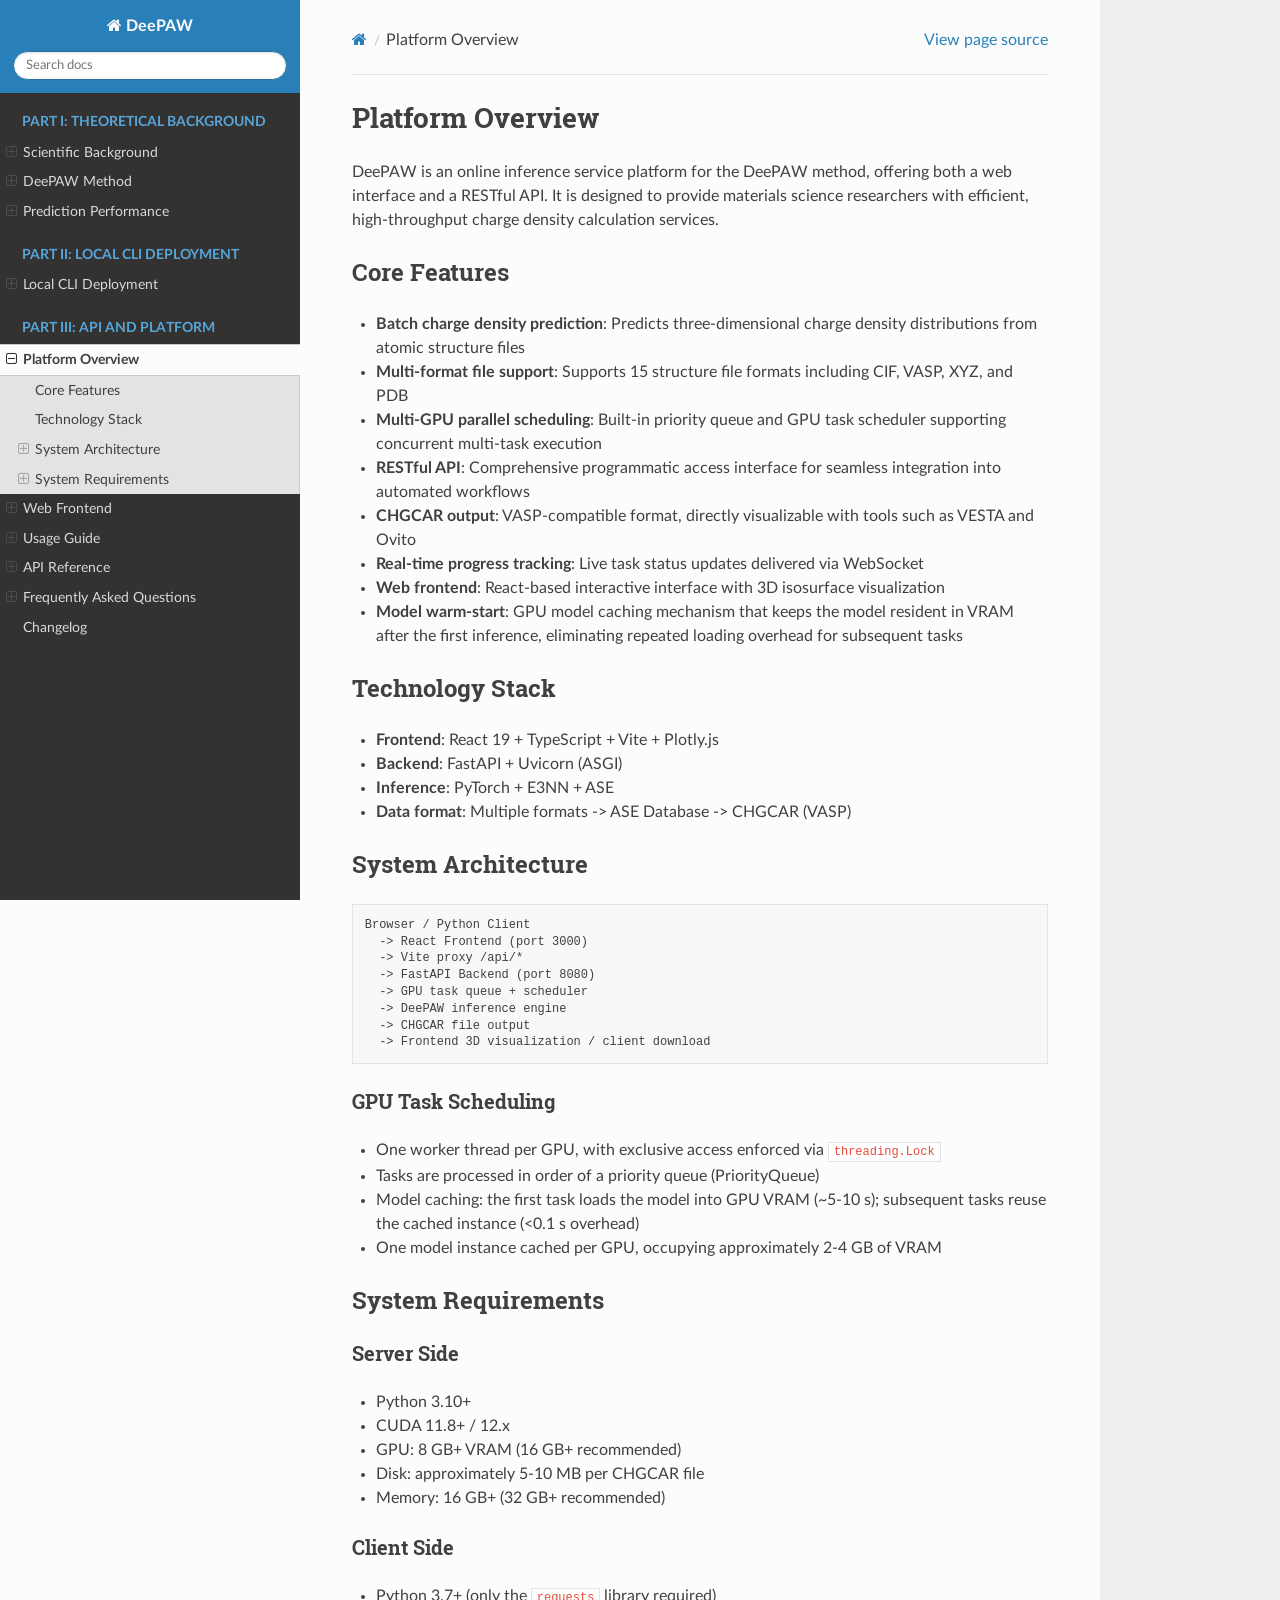
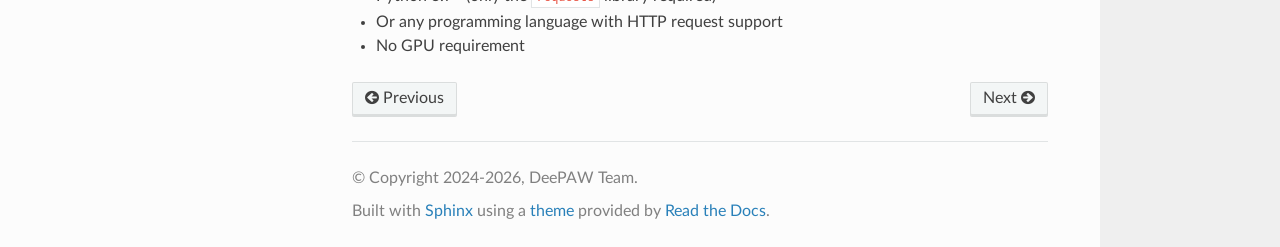
<file: docs/platform/overview.html>
<!DOCTYPE html>
<html class="writer-html5" lang="en" data-content_root="../">
<head>
  <meta charset="utf-8" /><meta name="viewport" content="width=device-width, initial-scale=1" />

  <meta name="viewport" content="width=device-width, initial-scale=1.0" />
  <title>Platform Overview &mdash; DeePAW 2.2.0 documentation</title>
      <link rel="stylesheet" type="text/css" href="../_static/pygments.css?v=b86133f3" />
      <link rel="stylesheet" type="text/css" href="../_static/css/theme.css?v=9edc463e" />

  
      <script src="../_static/jquery.js?v=5d32c60e"></script>
      <script src="../_static/_sphinx_javascript_frameworks_compat.js?v=2cd50e6c"></script>
      <script src="../_static/documentation_options.js?v=b21de401"></script>
      <script src="../_static/doctools.js?v=fd6eb6e6"></script>
      <script src="../_static/sphinx_highlight.js?v=6ffebe34"></script>
    <script src="../_static/js/theme.js"></script>
    <link rel="index" title="Index" href="../genindex.html" />
    <link rel="search" title="Search" href="../search.html" />
    <link rel="next" title="Web Frontend" href="web_frontend.html" />
    <link rel="prev" title="Local CLI Deployment" href="deployment.html" /> 
</head>

<body class="wy-body-for-nav"> 
  <div class="wy-grid-for-nav">
    <nav data-toggle="wy-nav-shift" class="wy-nav-side">
      <div class="wy-side-scroll">
        <div class="wy-side-nav-search" >

          
          
          <a href="../index.html" class="icon icon-home">
            DeePAW
          </a>
<div role="search">
  <form id="rtd-search-form" class="wy-form" action="../search.html" method="get">
    <input type="text" name="q" placeholder="Search docs" aria-label="Search docs" />
    <input type="hidden" name="check_keywords" value="yes" />
    <input type="hidden" name="area" value="default" />
  </form>
</div>
        </div><div class="wy-menu wy-menu-vertical" data-spy="affix" role="navigation" aria-label="Navigation menu">
              <p class="caption" role="heading"><span class="caption-text">Part I: Theoretical Background</span></p>
<ul>
<li class="toctree-l1"><a class="reference internal" href="../theory/background.html">Scientific Background</a><ul>
<li class="toctree-l2"><a class="reference internal" href="../theory/background.html#electron-density-and-density-functional-theory">Electron Density and Density Functional Theory</a></li>
<li class="toctree-l2"><a class="reference internal" href="../theory/background.html#orbital-free-density-functional-theory">Orbital-Free Density Functional Theory</a></li>
<li class="toctree-l2"><a class="reference internal" href="../theory/background.html#e-3-equivariance">E(3) Equivariance</a></li>
<li class="toctree-l2"><a class="reference internal" href="../theory/background.html#message-passing-neural-networks">Message Passing Neural Networks</a></li>
</ul>
</li>
<li class="toctree-l1"><a class="reference internal" href="../theory/method.html">DeePAW Method</a><ul>
<li class="toctree-l2"><a class="reference internal" href="../theory/method.html#method-overview">Method Overview</a></li>
<li class="toctree-l2"><a class="reference internal" href="../theory/method.html#dual-graph-message-passing-architecture">Dual-Graph Message Passing Architecture</a></li>
<li class="toctree-l2"><a class="reference internal" href="../theory/method.html#charge-density-grid-construction">Charge Density Grid Construction</a></li>
<li class="toctree-l2"><a class="reference internal" href="../theory/method.html#training-strategy">Training Strategy</a></li>
</ul>
</li>
<li class="toctree-l1"><a class="reference internal" href="../theory/performance.html">Prediction Performance</a><ul>
<li class="toctree-l2"><a class="reference internal" href="../theory/performance.html#generalization-capability">Generalization Capability</a></li>
<li class="toctree-l2"><a class="reference internal" href="../theory/performance.html#supported-material-types">Supported Material Types</a></li>
<li class="toctree-l2"><a class="reference internal" href="../theory/performance.html#known-limitations">Known Limitations</a></li>
</ul>
</li>
</ul>
<p class="caption" role="heading"><span class="caption-text">Part II: Local CLI Deployment</span></p>
<ul>
<li class="toctree-l1"><a class="reference internal" href="deployment.html">Local CLI Deployment</a><ul>
<li class="toctree-l2"><a class="reference internal" href="deployment.html#requirements">Requirements</a></li>
<li class="toctree-l2"><a class="reference internal" href="deployment.html#quick-start">Quick Start</a></li>
<li class="toctree-l2"><a class="reference internal" href="deployment.html#important-notes">Important Notes</a></li>
<li class="toctree-l2"><a class="reference internal" href="deployment.html#container-structure">Container Structure</a></li>
<li class="toctree-l2"><a class="reference internal" href="deployment.html#manual-run">Manual Run</a></li>
<li class="toctree-l2"><a class="reference internal" href="deployment.html#troubleshooting">Troubleshooting</a></li>
</ul>
</li>
</ul>
<p class="caption" role="heading"><span class="caption-text">Part III: API and Platform</span></p>
<ul class="current">
<li class="toctree-l1 current"><a class="current reference internal" href="#">Platform Overview</a><ul>
<li class="toctree-l2"><a class="reference internal" href="#core-features">Core Features</a></li>
<li class="toctree-l2"><a class="reference internal" href="#technology-stack">Technology Stack</a></li>
<li class="toctree-l2"><a class="reference internal" href="#system-architecture">System Architecture</a><ul>
<li class="toctree-l3"><a class="reference internal" href="#gpu-task-scheduling">GPU Task Scheduling</a></li>
</ul>
</li>
<li class="toctree-l2"><a class="reference internal" href="#system-requirements">System Requirements</a><ul>
<li class="toctree-l3"><a class="reference internal" href="#server-side">Server Side</a></li>
<li class="toctree-l3"><a class="reference internal" href="#client-side">Client Side</a></li>
</ul>
</li>
</ul>
</li>
<li class="toctree-l1"><a class="reference internal" href="web_frontend.html">Web Frontend</a><ul>
<li class="toctree-l2"><a class="reference internal" href="web_frontend.html#login-and-registration">Login and Registration</a></li>
<li class="toctree-l2"><a class="reference internal" href="web_frontend.html#main-interface-layout">Main Interface Layout</a></li>
<li class="toctree-l2"><a class="reference internal" href="web_frontend.html#prediction-workspace-predictions">Prediction Workspace (Predictions)</a><ul>
<li class="toctree-l3"><a class="reference internal" href="web_frontend.html#left-panel-gpu-cluster-status">Left Panel: GPU Cluster Status</a></li>
<li class="toctree-l3"><a class="reference internal" href="web_frontend.html#center-panel-prediction-task-configuration">Center Panel: Prediction Task Configuration</a></li>
<li class="toctree-l3"><a class="reference internal" href="web_frontend.html#right-panel-visualization">Right Panel: Visualization</a></li>
</ul>
</li>
<li class="toctree-l2"><a class="reference internal" href="web_frontend.html#file-management-my-files">File Management (My Files)</a></li>
<li class="toctree-l2"><a class="reference internal" href="web_frontend.html#performance-tips">Performance Tips</a></li>
</ul>
</li>
<li class="toctree-l1"><a class="reference internal" href="usage.html">Usage Guide</a><ul>
<li class="toctree-l2"><a class="reference internal" href="usage.html#authentication">Authentication</a><ul>
<li class="toctree-l3"><a class="reference internal" href="usage.html#register-account">Register Account</a></li>
<li class="toctree-l3"><a class="reference internal" href="usage.html#login-and-obtain-token">Login and Obtain Token</a></li>
</ul>
</li>
<li class="toctree-l2"><a class="reference internal" href="usage.html#complete-workflow">Complete Workflow</a><ul>
<li class="toctree-l3"><a class="reference internal" href="usage.html#step-1-upload-structure-files">Step 1: Upload Structure Files</a></li>
<li class="toctree-l3"><a class="reference internal" href="usage.html#step-2-submit-batch-prediction">Step 2: Submit Batch Prediction</a></li>
<li class="toctree-l3"><a class="reference internal" href="usage.html#step-3-check-progress">Step 3: Check Progress</a></li>
<li class="toctree-l3"><a class="reference internal" href="usage.html#step-4-download-results">Step 4: Download Results</a></li>
</ul>
</li>
<li class="toctree-l2"><a class="reference internal" href="usage.html#python-client">Python Client</a></li>
<li class="toctree-l2"><a class="reference internal" href="usage.html#visualize-results">Visualize Results</a></li>
</ul>
</li>
<li class="toctree-l1"><a class="reference internal" href="api_reference.html">API Reference</a><ul>
<li class="toctree-l2"><a class="reference internal" href="api_reference.html#authentication">Authentication</a><ul>
<li class="toctree-l3"><a class="reference internal" href="api_reference.html#post-api-auth-register-with-code">POST /api/auth/register-with-code</a></li>
<li class="toctree-l3"><a class="reference internal" href="api_reference.html#post-api-auth-login">POST /api/auth/login</a></li>
<li class="toctree-l3"><a class="reference internal" href="api_reference.html#post-api-auth-send-reset-code">POST /api/auth/send-reset-code</a></li>
<li class="toctree-l3"><a class="reference internal" href="api_reference.html#post-api-auth-reset-password">POST /api/auth/reset-password</a></li>
</ul>
</li>
<li class="toctree-l2"><a class="reference internal" href="api_reference.html#file-upload">File Upload</a><ul>
<li class="toctree-l3"><a class="reference internal" href="api_reference.html#post-api-files-upload-structures">POST /api/files/upload-structures</a></li>
</ul>
</li>
<li class="toctree-l2"><a class="reference internal" href="api_reference.html#prediction-tasks">Prediction Tasks</a><ul>
<li class="toctree-l3"><a class="reference internal" href="api_reference.html#post-api-predictions-batch">POST /api/predictions/batch</a></li>
<li class="toctree-l3"><a class="reference internal" href="api_reference.html#get-api-predictions-batch-batch-id">GET /api/predictions/batch/{batch_id}</a></li>
<li class="toctree-l3"><a class="reference internal" href="api_reference.html#get-api-predictions-result-task-id">GET /api/predictions/result/{task_id}</a></li>
<li class="toctree-l3"><a class="reference internal" href="api_reference.html#get-api-predictions-slice-task-id">GET /api/predictions/slice/{task_id}</a></li>
</ul>
</li>
<li class="toctree-l2"><a class="reference internal" href="api_reference.html#user-management">User Management</a></li>
<li class="toctree-l2"><a class="reference internal" href="api_reference.html#system-status">System Status</a><ul>
<li class="toctree-l3"><a class="reference internal" href="api_reference.html#get-api-tasks-system-status">GET /api/tasks/system/status</a></li>
</ul>
</li>
<li class="toctree-l2"><a class="reference internal" href="api_reference.html#http-status-codes">HTTP Status Codes</a></li>
</ul>
</li>
<li class="toctree-l1"><a class="reference internal" href="faq.html">Frequently Asked Questions</a><ul>
<li class="toctree-l2"><a class="reference internal" href="faq.html#how-to-choose-grid-dimensions-nx-ny-nz">How to choose grid dimensions nx/ny/nz?</a></li>
<li class="toctree-l2"><a class="reference internal" href="faq.html#are-nx-ny-nz-required-when-uploading-files">Are nx/ny/nz required when uploading files?</a></li>
<li class="toctree-l2"><a class="reference internal" href="faq.html#how-to-troubleshoot-failed-predictions">How to troubleshoot failed predictions?</a></li>
<li class="toctree-l2"><a class="reference internal" href="faq.html#are-molecular-structures-supported">Are molecular structures supported?</a></li>
<li class="toctree-l2"><a class="reference internal" href="faq.html#how-to-visualize-chgcar-files">How to visualize CHGCAR files?</a></li>
<li class="toctree-l2"><a class="reference internal" href="faq.html#what-to-do-if-gpu-vram-is-insufficient">What to do if GPU VRAM is insufficient?</a></li>
<li class="toctree-l2"><a class="reference internal" href="faq.html#what-is-the-difference-between-the-two-upload-methods">What is the difference between the two upload methods?</a></li>
</ul>
</li>
<li class="toctree-l1"><a class="reference internal" href="changelog.html">Changelog</a></li>
</ul>

        </div>
      </div>
    </nav>

    <section data-toggle="wy-nav-shift" class="wy-nav-content-wrap"><nav class="wy-nav-top" aria-label="Mobile navigation menu" >
          <i data-toggle="wy-nav-top" class="fa fa-bars"></i>
          <a href="../index.html">DeePAW</a>
      </nav>

      <div class="wy-nav-content">
        <div class="rst-content">
          <div role="navigation" aria-label="Page navigation">
  <ul class="wy-breadcrumbs">
      <li><a href="../index.html" class="icon icon-home" aria-label="Home"></a></li>
      <li class="breadcrumb-item active">Platform Overview</li>
      <li class="wy-breadcrumbs-aside">
            <a href="../_sources/platform/overview.rst.txt" rel="nofollow"> View page source</a>
      </li>
  </ul>
  <hr/>
</div>
          <div role="main" class="document" itemscope="itemscope" itemtype="http://schema.org/Article">
           <div itemprop="articleBody">
             
  <section id="platform-overview">
<h1>Platform Overview<a class="headerlink" href="#platform-overview" title="Link to this heading"></a></h1>
<p>DeePAW is an online inference service platform for the DeePAW method, offering both a web interface and a RESTful API. It is designed to provide materials science researchers with efficient, high-throughput charge density calculation services.</p>
<section id="core-features">
<h2>Core Features<a class="headerlink" href="#core-features" title="Link to this heading"></a></h2>
<ul class="simple">
<li><p><strong>Batch charge density prediction</strong>: Predicts three-dimensional charge density distributions from atomic structure files</p></li>
<li><p><strong>Multi-format file support</strong>: Supports 15 structure file formats including CIF, VASP, XYZ, and PDB</p></li>
<li><p><strong>Multi-GPU parallel scheduling</strong>: Built-in priority queue and GPU task scheduler supporting concurrent multi-task execution</p></li>
<li><p><strong>RESTful API</strong>: Comprehensive programmatic access interface for seamless integration into automated workflows</p></li>
<li><p><strong>CHGCAR output</strong>: VASP-compatible format, directly visualizable with tools such as VESTA and Ovito</p></li>
<li><p><strong>Real-time progress tracking</strong>: Live task status updates delivered via WebSocket</p></li>
<li><p><strong>Web frontend</strong>: React-based interactive interface with 3D isosurface visualization</p></li>
<li><p><strong>Model warm-start</strong>: GPU model caching mechanism that keeps the model resident in VRAM after the first inference, eliminating repeated loading overhead for subsequent tasks</p></li>
</ul>
</section>
<section id="technology-stack">
<h2>Technology Stack<a class="headerlink" href="#technology-stack" title="Link to this heading"></a></h2>
<ul class="simple">
<li><p><strong>Frontend</strong>: React 19 + TypeScript + Vite + Plotly.js</p></li>
<li><p><strong>Backend</strong>: FastAPI + Uvicorn (ASGI)</p></li>
<li><p><strong>Inference</strong>: PyTorch + E3NN + ASE</p></li>
<li><p><strong>Data format</strong>: Multiple formats -&gt; ASE Database -&gt; CHGCAR (VASP)</p></li>
</ul>
</section>
<section id="system-architecture">
<h2>System Architecture<a class="headerlink" href="#system-architecture" title="Link to this heading"></a></h2>
<div class="highlight-text notranslate"><div class="highlight"><pre><span></span>Browser / Python Client
  -&gt; React Frontend (port 3000)
  -&gt; Vite proxy /api/*
  -&gt; FastAPI Backend (port 8080)
  -&gt; GPU task queue + scheduler
  -&gt; DeePAW inference engine
  -&gt; CHGCAR file output
  -&gt; Frontend 3D visualization / client download
</pre></div>
</div>
<section id="gpu-task-scheduling">
<h3>GPU Task Scheduling<a class="headerlink" href="#gpu-task-scheduling" title="Link to this heading"></a></h3>
<ul class="simple">
<li><p>One worker thread per GPU, with exclusive access enforced via <code class="docutils literal notranslate"><span class="pre">threading.Lock</span></code></p></li>
<li><p>Tasks are processed in order of a priority queue (PriorityQueue)</p></li>
<li><p>Model caching: the first task loads the model into GPU VRAM (~5-10 s); subsequent tasks reuse the cached instance (&lt;0.1 s overhead)</p></li>
<li><p>One model instance cached per GPU, occupying approximately 2-4 GB of VRAM</p></li>
</ul>
</section>
</section>
<section id="system-requirements">
<h2>System Requirements<a class="headerlink" href="#system-requirements" title="Link to this heading"></a></h2>
<section id="server-side">
<h3>Server Side<a class="headerlink" href="#server-side" title="Link to this heading"></a></h3>
<ul class="simple">
<li><p>Python 3.10+</p></li>
<li><p>CUDA 11.8+ / 12.x</p></li>
<li><p>GPU: 8 GB+ VRAM (16 GB+ recommended)</p></li>
<li><p>Disk: approximately 5-10 MB per CHGCAR file</p></li>
<li><p>Memory: 16 GB+ (32 GB+ recommended)</p></li>
</ul>
</section>
<section id="client-side">
<h3>Client Side<a class="headerlink" href="#client-side" title="Link to this heading"></a></h3>
<ul class="simple">
<li><p>Python 3.7+ (only the <code class="docutils literal notranslate"><span class="pre">requests</span></code> library required)</p></li>
<li><p>Or any programming language with HTTP request support</p></li>
<li><p>No GPU requirement</p></li>
</ul>
</section>
</section>
</section>


           </div>
          </div>
          <footer><div class="rst-footer-buttons" role="navigation" aria-label="Footer">
        <a href="deployment.html" class="btn btn-neutral float-left" title="Local CLI Deployment" accesskey="p" rel="prev"><span class="fa fa-arrow-circle-left" aria-hidden="true"></span> Previous</a>
        <a href="web_frontend.html" class="btn btn-neutral float-right" title="Web Frontend" accesskey="n" rel="next">Next <span class="fa fa-arrow-circle-right" aria-hidden="true"></span></a>
    </div>

  <hr/>

  <div role="contentinfo">
    <p>&#169; Copyright 2024-2026, DeePAW Team.</p>
  </div>

  Built with <a href="https://www.sphinx-doc.org/">Sphinx</a> using a
    <a href="https://github.com/readthedocs/sphinx_rtd_theme">theme</a>
    provided by <a href="https://readthedocs.org">Read the Docs</a>.
   

</footer>
        </div>
      </div>
    </section>
  </div>
  <script>
      jQuery(function () {
          SphinxRtdTheme.Navigation.enable(true);
      });
  </script> 

</body>
</html>
</file>
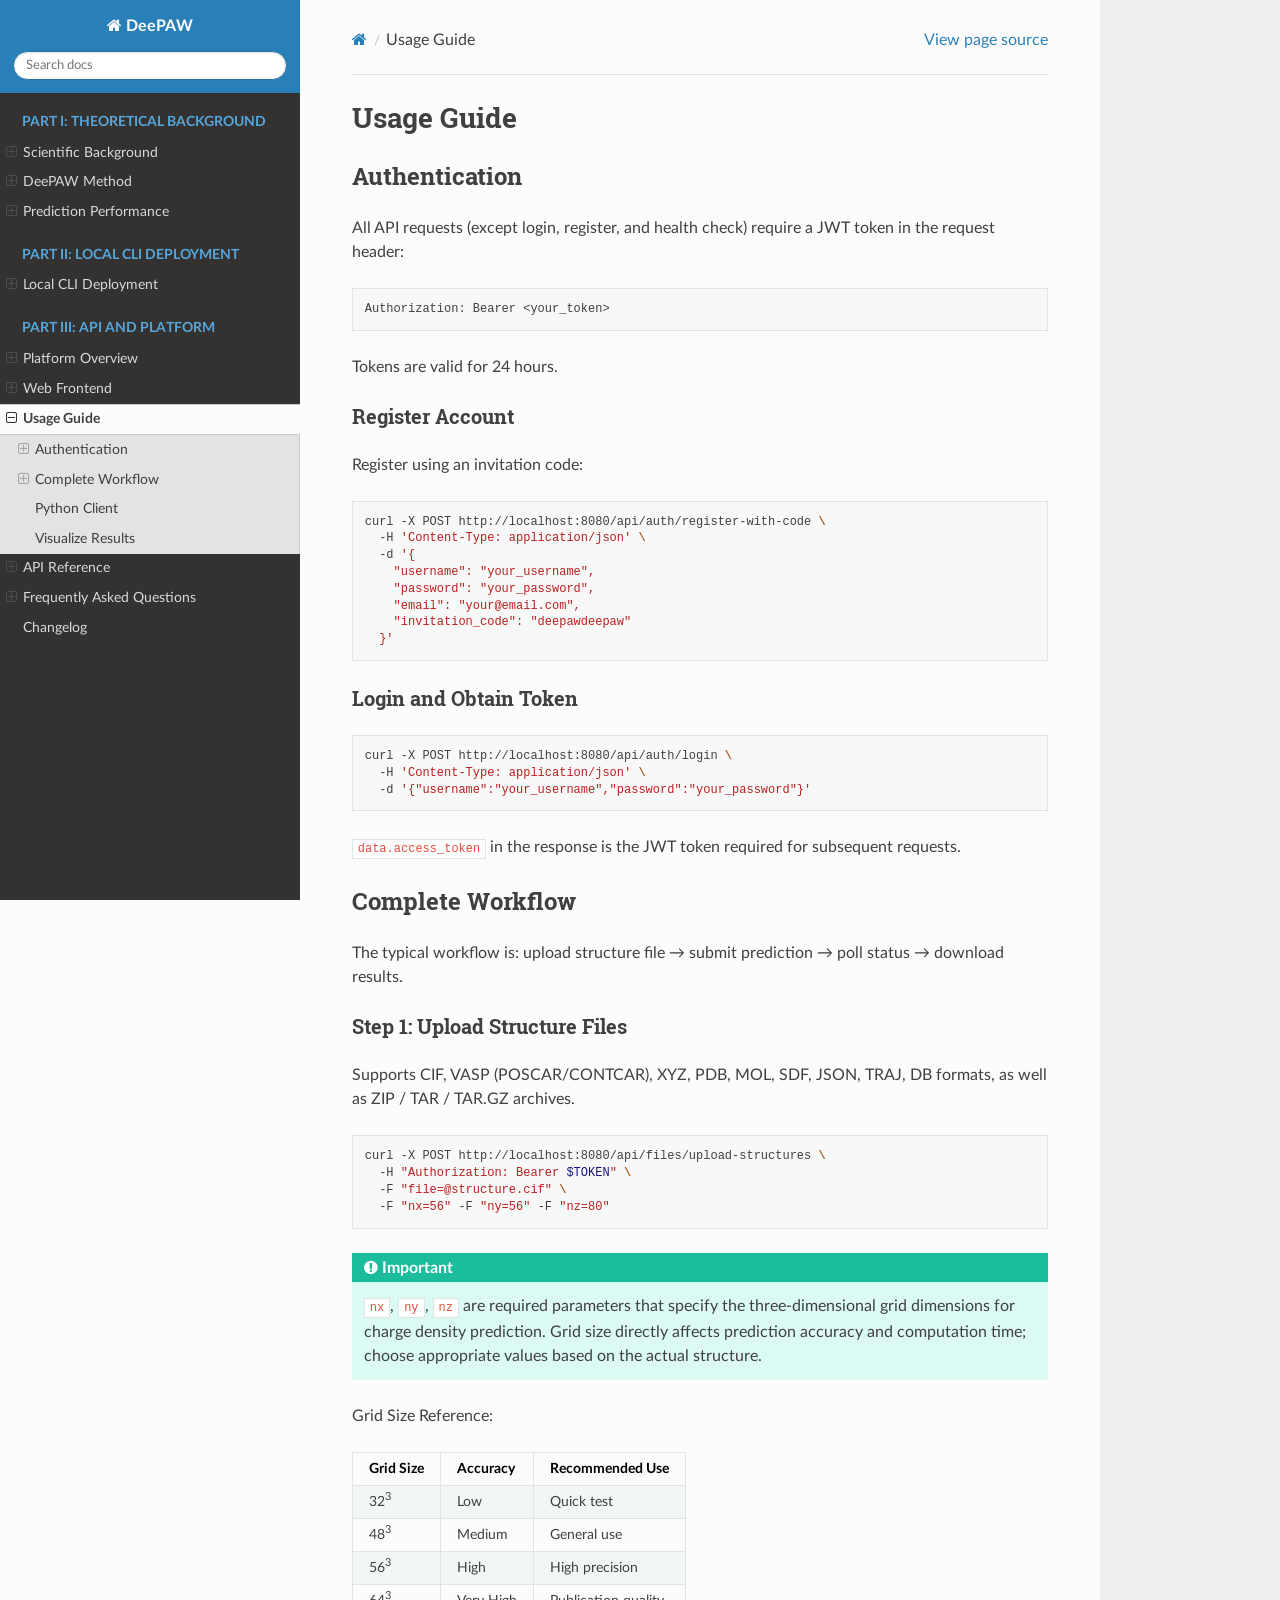
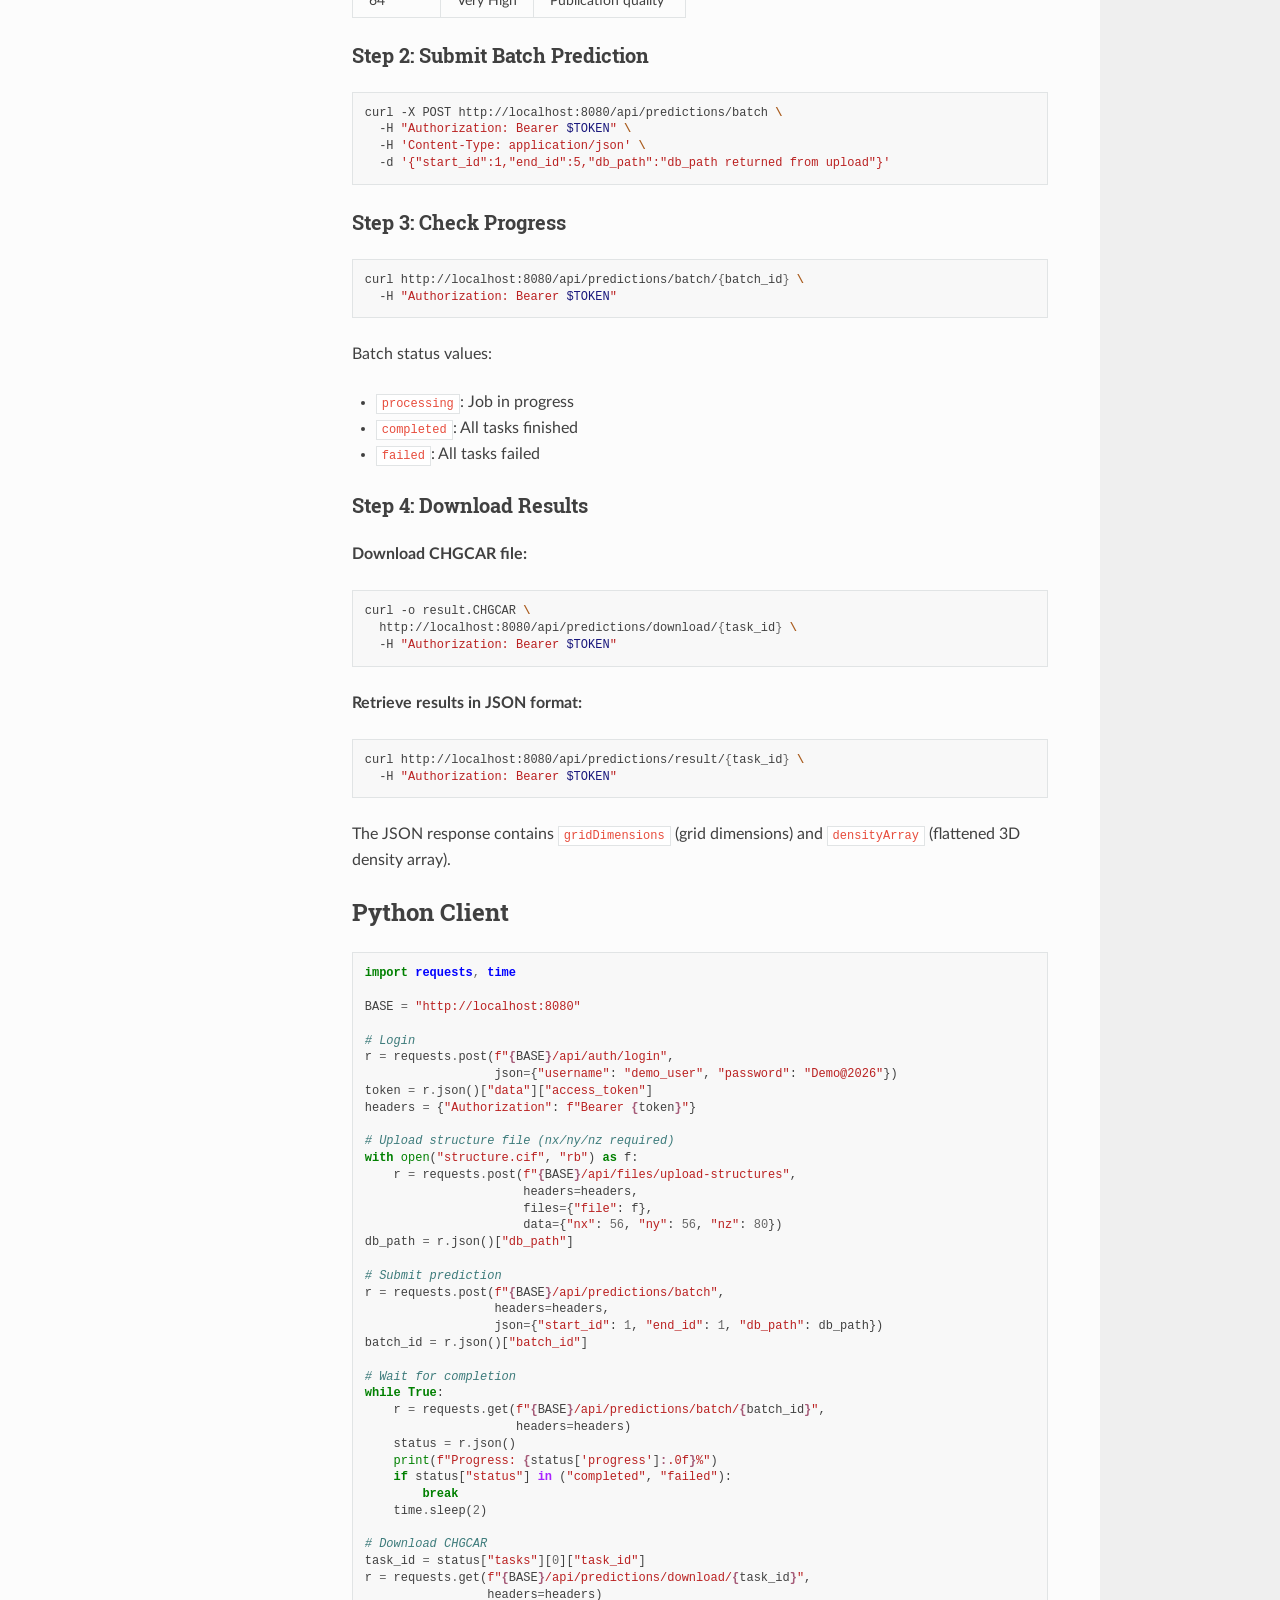
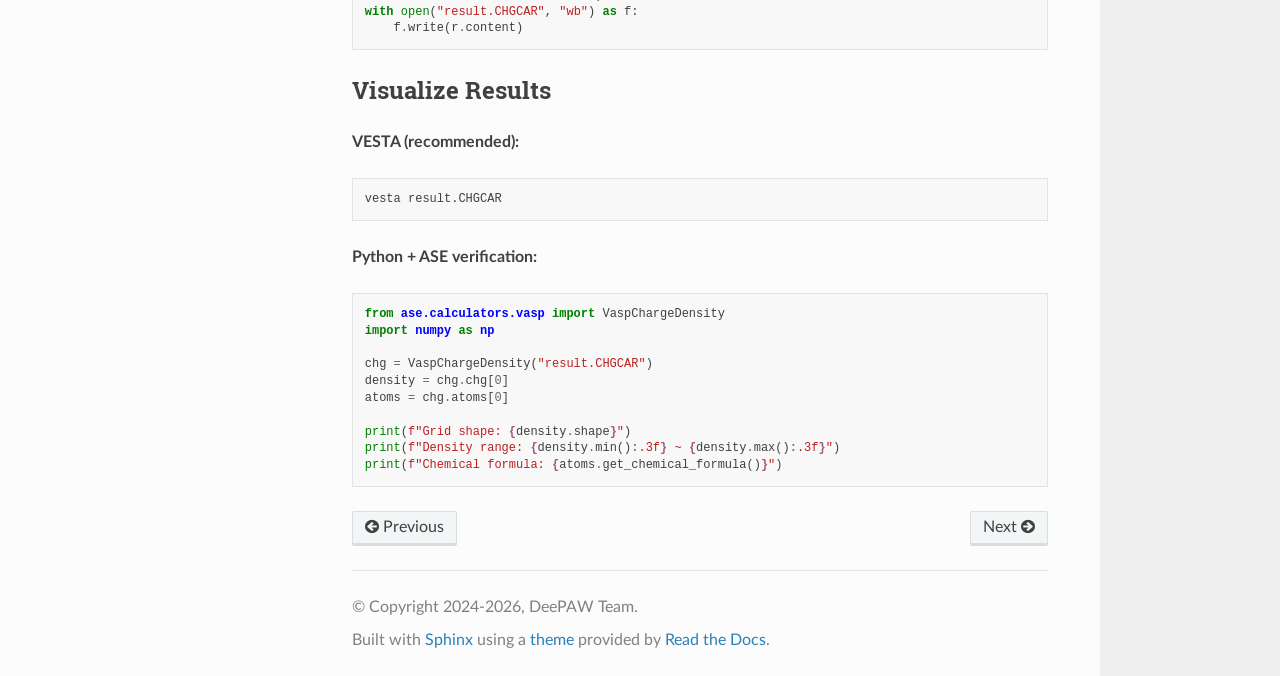
<file: docs/platform/usage.html>
<!DOCTYPE html>
<html class="writer-html5" lang="en" data-content_root="../">
<head>
  <meta charset="utf-8" /><meta name="viewport" content="width=device-width, initial-scale=1" />

  <meta name="viewport" content="width=device-width, initial-scale=1.0" />
  <title>Usage Guide &mdash; DeePAW 2.2.0 documentation</title>
      <link rel="stylesheet" type="text/css" href="../_static/pygments.css?v=b86133f3" />
      <link rel="stylesheet" type="text/css" href="../_static/css/theme.css?v=9edc463e" />

  
      <script src="../_static/jquery.js?v=5d32c60e"></script>
      <script src="../_static/_sphinx_javascript_frameworks_compat.js?v=2cd50e6c"></script>
      <script src="../_static/documentation_options.js?v=b21de401"></script>
      <script src="../_static/doctools.js?v=fd6eb6e6"></script>
      <script src="../_static/sphinx_highlight.js?v=6ffebe34"></script>
    <script src="../_static/js/theme.js"></script>
    <link rel="index" title="Index" href="../genindex.html" />
    <link rel="search" title="Search" href="../search.html" />
    <link rel="next" title="API Reference" href="api_reference.html" />
    <link rel="prev" title="Web Frontend" href="web_frontend.html" /> 
</head>

<body class="wy-body-for-nav"> 
  <div class="wy-grid-for-nav">
    <nav data-toggle="wy-nav-shift" class="wy-nav-side">
      <div class="wy-side-scroll">
        <div class="wy-side-nav-search" >

          
          
          <a href="../index.html" class="icon icon-home">
            DeePAW
          </a>
<div role="search">
  <form id="rtd-search-form" class="wy-form" action="../search.html" method="get">
    <input type="text" name="q" placeholder="Search docs" aria-label="Search docs" />
    <input type="hidden" name="check_keywords" value="yes" />
    <input type="hidden" name="area" value="default" />
  </form>
</div>
        </div><div class="wy-menu wy-menu-vertical" data-spy="affix" role="navigation" aria-label="Navigation menu">
              <p class="caption" role="heading"><span class="caption-text">Part I: Theoretical Background</span></p>
<ul>
<li class="toctree-l1"><a class="reference internal" href="../theory/background.html">Scientific Background</a><ul>
<li class="toctree-l2"><a class="reference internal" href="../theory/background.html#electron-density-and-density-functional-theory">Electron Density and Density Functional Theory</a></li>
<li class="toctree-l2"><a class="reference internal" href="../theory/background.html#orbital-free-density-functional-theory">Orbital-Free Density Functional Theory</a></li>
<li class="toctree-l2"><a class="reference internal" href="../theory/background.html#e-3-equivariance">E(3) Equivariance</a></li>
<li class="toctree-l2"><a class="reference internal" href="../theory/background.html#message-passing-neural-networks">Message Passing Neural Networks</a></li>
</ul>
</li>
<li class="toctree-l1"><a class="reference internal" href="../theory/method.html">DeePAW Method</a><ul>
<li class="toctree-l2"><a class="reference internal" href="../theory/method.html#method-overview">Method Overview</a></li>
<li class="toctree-l2"><a class="reference internal" href="../theory/method.html#dual-graph-message-passing-architecture">Dual-Graph Message Passing Architecture</a></li>
<li class="toctree-l2"><a class="reference internal" href="../theory/method.html#charge-density-grid-construction">Charge Density Grid Construction</a></li>
<li class="toctree-l2"><a class="reference internal" href="../theory/method.html#training-strategy">Training Strategy</a></li>
</ul>
</li>
<li class="toctree-l1"><a class="reference internal" href="../theory/performance.html">Prediction Performance</a><ul>
<li class="toctree-l2"><a class="reference internal" href="../theory/performance.html#generalization-capability">Generalization Capability</a></li>
<li class="toctree-l2"><a class="reference internal" href="../theory/performance.html#supported-material-types">Supported Material Types</a></li>
<li class="toctree-l2"><a class="reference internal" href="../theory/performance.html#known-limitations">Known Limitations</a></li>
</ul>
</li>
</ul>
<p class="caption" role="heading"><span class="caption-text">Part II: Local CLI Deployment</span></p>
<ul>
<li class="toctree-l1"><a class="reference internal" href="deployment.html">Local CLI Deployment</a><ul>
<li class="toctree-l2"><a class="reference internal" href="deployment.html#requirements">Requirements</a></li>
<li class="toctree-l2"><a class="reference internal" href="deployment.html#quick-start">Quick Start</a></li>
<li class="toctree-l2"><a class="reference internal" href="deployment.html#important-notes">Important Notes</a></li>
<li class="toctree-l2"><a class="reference internal" href="deployment.html#container-structure">Container Structure</a></li>
<li class="toctree-l2"><a class="reference internal" href="deployment.html#manual-run">Manual Run</a></li>
<li class="toctree-l2"><a class="reference internal" href="deployment.html#troubleshooting">Troubleshooting</a></li>
</ul>
</li>
</ul>
<p class="caption" role="heading"><span class="caption-text">Part III: API and Platform</span></p>
<ul class="current">
<li class="toctree-l1"><a class="reference internal" href="overview.html">Platform Overview</a><ul>
<li class="toctree-l2"><a class="reference internal" href="overview.html#core-features">Core Features</a></li>
<li class="toctree-l2"><a class="reference internal" href="overview.html#technology-stack">Technology Stack</a></li>
<li class="toctree-l2"><a class="reference internal" href="overview.html#system-architecture">System Architecture</a><ul>
<li class="toctree-l3"><a class="reference internal" href="overview.html#gpu-task-scheduling">GPU Task Scheduling</a></li>
</ul>
</li>
<li class="toctree-l2"><a class="reference internal" href="overview.html#system-requirements">System Requirements</a><ul>
<li class="toctree-l3"><a class="reference internal" href="overview.html#server-side">Server Side</a></li>
<li class="toctree-l3"><a class="reference internal" href="overview.html#client-side">Client Side</a></li>
</ul>
</li>
</ul>
</li>
<li class="toctree-l1"><a class="reference internal" href="web_frontend.html">Web Frontend</a><ul>
<li class="toctree-l2"><a class="reference internal" href="web_frontend.html#login-and-registration">Login and Registration</a></li>
<li class="toctree-l2"><a class="reference internal" href="web_frontend.html#main-interface-layout">Main Interface Layout</a></li>
<li class="toctree-l2"><a class="reference internal" href="web_frontend.html#prediction-workspace-predictions">Prediction Workspace (Predictions)</a><ul>
<li class="toctree-l3"><a class="reference internal" href="web_frontend.html#left-panel-gpu-cluster-status">Left Panel: GPU Cluster Status</a></li>
<li class="toctree-l3"><a class="reference internal" href="web_frontend.html#center-panel-prediction-task-configuration">Center Panel: Prediction Task Configuration</a></li>
<li class="toctree-l3"><a class="reference internal" href="web_frontend.html#right-panel-visualization">Right Panel: Visualization</a></li>
</ul>
</li>
<li class="toctree-l2"><a class="reference internal" href="web_frontend.html#file-management-my-files">File Management (My Files)</a></li>
<li class="toctree-l2"><a class="reference internal" href="web_frontend.html#performance-tips">Performance Tips</a></li>
</ul>
</li>
<li class="toctree-l1 current"><a class="current reference internal" href="#">Usage Guide</a><ul>
<li class="toctree-l2"><a class="reference internal" href="#authentication">Authentication</a><ul>
<li class="toctree-l3"><a class="reference internal" href="#register-account">Register Account</a></li>
<li class="toctree-l3"><a class="reference internal" href="#login-and-obtain-token">Login and Obtain Token</a></li>
</ul>
</li>
<li class="toctree-l2"><a class="reference internal" href="#complete-workflow">Complete Workflow</a><ul>
<li class="toctree-l3"><a class="reference internal" href="#step-1-upload-structure-files">Step 1: Upload Structure Files</a></li>
<li class="toctree-l3"><a class="reference internal" href="#step-2-submit-batch-prediction">Step 2: Submit Batch Prediction</a></li>
<li class="toctree-l3"><a class="reference internal" href="#step-3-check-progress">Step 3: Check Progress</a></li>
<li class="toctree-l3"><a class="reference internal" href="#step-4-download-results">Step 4: Download Results</a></li>
</ul>
</li>
<li class="toctree-l2"><a class="reference internal" href="#python-client">Python Client</a></li>
<li class="toctree-l2"><a class="reference internal" href="#visualize-results">Visualize Results</a></li>
</ul>
</li>
<li class="toctree-l1"><a class="reference internal" href="api_reference.html">API Reference</a><ul>
<li class="toctree-l2"><a class="reference internal" href="api_reference.html#authentication">Authentication</a><ul>
<li class="toctree-l3"><a class="reference internal" href="api_reference.html#post-api-auth-register-with-code">POST /api/auth/register-with-code</a></li>
<li class="toctree-l3"><a class="reference internal" href="api_reference.html#post-api-auth-login">POST /api/auth/login</a></li>
<li class="toctree-l3"><a class="reference internal" href="api_reference.html#post-api-auth-send-reset-code">POST /api/auth/send-reset-code</a></li>
<li class="toctree-l3"><a class="reference internal" href="api_reference.html#post-api-auth-reset-password">POST /api/auth/reset-password</a></li>
</ul>
</li>
<li class="toctree-l2"><a class="reference internal" href="api_reference.html#file-upload">File Upload</a><ul>
<li class="toctree-l3"><a class="reference internal" href="api_reference.html#post-api-files-upload-structures">POST /api/files/upload-structures</a></li>
</ul>
</li>
<li class="toctree-l2"><a class="reference internal" href="api_reference.html#prediction-tasks">Prediction Tasks</a><ul>
<li class="toctree-l3"><a class="reference internal" href="api_reference.html#post-api-predictions-batch">POST /api/predictions/batch</a></li>
<li class="toctree-l3"><a class="reference internal" href="api_reference.html#get-api-predictions-batch-batch-id">GET /api/predictions/batch/{batch_id}</a></li>
<li class="toctree-l3"><a class="reference internal" href="api_reference.html#get-api-predictions-result-task-id">GET /api/predictions/result/{task_id}</a></li>
<li class="toctree-l3"><a class="reference internal" href="api_reference.html#get-api-predictions-slice-task-id">GET /api/predictions/slice/{task_id}</a></li>
</ul>
</li>
<li class="toctree-l2"><a class="reference internal" href="api_reference.html#user-management">User Management</a></li>
<li class="toctree-l2"><a class="reference internal" href="api_reference.html#system-status">System Status</a><ul>
<li class="toctree-l3"><a class="reference internal" href="api_reference.html#get-api-tasks-system-status">GET /api/tasks/system/status</a></li>
</ul>
</li>
<li class="toctree-l2"><a class="reference internal" href="api_reference.html#http-status-codes">HTTP Status Codes</a></li>
</ul>
</li>
<li class="toctree-l1"><a class="reference internal" href="faq.html">Frequently Asked Questions</a><ul>
<li class="toctree-l2"><a class="reference internal" href="faq.html#how-to-choose-grid-dimensions-nx-ny-nz">How to choose grid dimensions nx/ny/nz?</a></li>
<li class="toctree-l2"><a class="reference internal" href="faq.html#are-nx-ny-nz-required-when-uploading-files">Are nx/ny/nz required when uploading files?</a></li>
<li class="toctree-l2"><a class="reference internal" href="faq.html#how-to-troubleshoot-failed-predictions">How to troubleshoot failed predictions?</a></li>
<li class="toctree-l2"><a class="reference internal" href="faq.html#are-molecular-structures-supported">Are molecular structures supported?</a></li>
<li class="toctree-l2"><a class="reference internal" href="faq.html#how-to-visualize-chgcar-files">How to visualize CHGCAR files?</a></li>
<li class="toctree-l2"><a class="reference internal" href="faq.html#what-to-do-if-gpu-vram-is-insufficient">What to do if GPU VRAM is insufficient?</a></li>
<li class="toctree-l2"><a class="reference internal" href="faq.html#what-is-the-difference-between-the-two-upload-methods">What is the difference between the two upload methods?</a></li>
</ul>
</li>
<li class="toctree-l1"><a class="reference internal" href="changelog.html">Changelog</a></li>
</ul>

        </div>
      </div>
    </nav>

    <section data-toggle="wy-nav-shift" class="wy-nav-content-wrap"><nav class="wy-nav-top" aria-label="Mobile navigation menu" >
          <i data-toggle="wy-nav-top" class="fa fa-bars"></i>
          <a href="../index.html">DeePAW</a>
      </nav>

      <div class="wy-nav-content">
        <div class="rst-content">
          <div role="navigation" aria-label="Page navigation">
  <ul class="wy-breadcrumbs">
      <li><a href="../index.html" class="icon icon-home" aria-label="Home"></a></li>
      <li class="breadcrumb-item active">Usage Guide</li>
      <li class="wy-breadcrumbs-aside">
            <a href="../_sources/platform/usage.rst.txt" rel="nofollow"> View page source</a>
      </li>
  </ul>
  <hr/>
</div>
          <div role="main" class="document" itemscope="itemscope" itemtype="http://schema.org/Article">
           <div itemprop="articleBody">
             
  <section id="usage-guide">
<h1>Usage Guide<a class="headerlink" href="#usage-guide" title="Link to this heading"></a></h1>
<section id="authentication">
<h2>Authentication<a class="headerlink" href="#authentication" title="Link to this heading"></a></h2>
<p>All API requests (except login, register, and health check) require a JWT token in the request header:</p>
<div class="highlight-text notranslate"><div class="highlight"><pre><span></span>Authorization: Bearer &lt;your_token&gt;
</pre></div>
</div>
<p>Tokens are valid for 24 hours.</p>
<section id="register-account">
<h3>Register Account<a class="headerlink" href="#register-account" title="Link to this heading"></a></h3>
<p>Register using an invitation code:</p>
<div class="highlight-bash notranslate"><div class="highlight"><pre><span></span>curl<span class="w"> </span>-X<span class="w"> </span>POST<span class="w"> </span>http://localhost:8080/api/auth/register-with-code<span class="w"> </span><span class="se">\</span>
<span class="w">  </span>-H<span class="w"> </span><span class="s1">&#39;Content-Type: application/json&#39;</span><span class="w"> </span><span class="se">\</span>
<span class="w">  </span>-d<span class="w"> </span><span class="s1">&#39;{</span>
<span class="s1">    &quot;username&quot;: &quot;your_username&quot;,</span>
<span class="s1">    &quot;password&quot;: &quot;your_password&quot;,</span>
<span class="s1">    &quot;email&quot;: &quot;your@email.com&quot;,</span>
<span class="s1">    &quot;invitation_code&quot;: &quot;deepawdeepaw&quot;</span>
<span class="s1">  }&#39;</span>
</pre></div>
</div>
</section>
<section id="login-and-obtain-token">
<h3>Login and Obtain Token<a class="headerlink" href="#login-and-obtain-token" title="Link to this heading"></a></h3>
<div class="highlight-bash notranslate"><div class="highlight"><pre><span></span>curl<span class="w"> </span>-X<span class="w"> </span>POST<span class="w"> </span>http://localhost:8080/api/auth/login<span class="w"> </span><span class="se">\</span>
<span class="w">  </span>-H<span class="w"> </span><span class="s1">&#39;Content-Type: application/json&#39;</span><span class="w"> </span><span class="se">\</span>
<span class="w">  </span>-d<span class="w"> </span><span class="s1">&#39;{&quot;username&quot;:&quot;your_username&quot;,&quot;password&quot;:&quot;your_password&quot;}&#39;</span>
</pre></div>
</div>
<p><code class="docutils literal notranslate"><span class="pre">data.access_token</span></code> in the response is the JWT token required for subsequent requests.</p>
</section>
</section>
<section id="complete-workflow">
<h2>Complete Workflow<a class="headerlink" href="#complete-workflow" title="Link to this heading"></a></h2>
<p>The typical workflow is: upload structure file → submit prediction → poll status → download results.</p>
<section id="step-1-upload-structure-files">
<h3>Step 1: Upload Structure Files<a class="headerlink" href="#step-1-upload-structure-files" title="Link to this heading"></a></h3>
<p>Supports CIF, VASP (POSCAR/CONTCAR), XYZ, PDB, MOL, SDF, JSON, TRAJ, DB formats,
as well as ZIP / TAR / TAR.GZ archives.</p>
<div class="highlight-bash notranslate"><div class="highlight"><pre><span></span>curl<span class="w"> </span>-X<span class="w"> </span>POST<span class="w"> </span>http://localhost:8080/api/files/upload-structures<span class="w"> </span><span class="se">\</span>
<span class="w">  </span>-H<span class="w"> </span><span class="s2">&quot;Authorization: Bearer </span><span class="nv">$TOKEN</span><span class="s2">&quot;</span><span class="w"> </span><span class="se">\</span>
<span class="w">  </span>-F<span class="w"> </span><span class="s2">&quot;file=@structure.cif&quot;</span><span class="w"> </span><span class="se">\</span>
<span class="w">  </span>-F<span class="w"> </span><span class="s2">&quot;nx=56&quot;</span><span class="w"> </span>-F<span class="w"> </span><span class="s2">&quot;ny=56&quot;</span><span class="w"> </span>-F<span class="w"> </span><span class="s2">&quot;nz=80&quot;</span>
</pre></div>
</div>
<div class="admonition important">
<p class="admonition-title">Important</p>
<p><code class="docutils literal notranslate"><span class="pre">nx</span></code>, <code class="docutils literal notranslate"><span class="pre">ny</span></code>, <code class="docutils literal notranslate"><span class="pre">nz</span></code> are required parameters that specify the three-dimensional grid dimensions
for charge density prediction. Grid size directly affects prediction accuracy and computation time;
choose appropriate values based on the actual structure.</p>
</div>
<p>Grid Size Reference:</p>
<table class="docutils align-default">
<thead>
<tr class="row-odd"><th class="head"><p>Grid Size</p></th>
<th class="head"><p>Accuracy</p></th>
<th class="head"><p>Recommended Use</p></th>
</tr>
</thead>
<tbody>
<tr class="row-even"><td><p>32<sup>3</sup></p></td>
<td><p>Low</p></td>
<td><p>Quick test</p></td>
</tr>
<tr class="row-odd"><td><p>48<sup>3</sup></p></td>
<td><p>Medium</p></td>
<td><p>General use</p></td>
</tr>
<tr class="row-even"><td><p>56<sup>3</sup></p></td>
<td><p>High</p></td>
<td><p>High precision</p></td>
</tr>
<tr class="row-odd"><td><p>64<sup>3</sup></p></td>
<td><p>Very High</p></td>
<td><p>Publication quality</p></td>
</tr>
</tbody>
</table>
</section>
<section id="step-2-submit-batch-prediction">
<h3>Step 2: Submit Batch Prediction<a class="headerlink" href="#step-2-submit-batch-prediction" title="Link to this heading"></a></h3>
<div class="highlight-bash notranslate"><div class="highlight"><pre><span></span>curl<span class="w"> </span>-X<span class="w"> </span>POST<span class="w"> </span>http://localhost:8080/api/predictions/batch<span class="w"> </span><span class="se">\</span>
<span class="w">  </span>-H<span class="w"> </span><span class="s2">&quot;Authorization: Bearer </span><span class="nv">$TOKEN</span><span class="s2">&quot;</span><span class="w"> </span><span class="se">\</span>
<span class="w">  </span>-H<span class="w"> </span><span class="s1">&#39;Content-Type: application/json&#39;</span><span class="w"> </span><span class="se">\</span>
<span class="w">  </span>-d<span class="w"> </span><span class="s1">&#39;{&quot;start_id&quot;:1,&quot;end_id&quot;:5,&quot;db_path&quot;:&quot;db_path returned from upload&quot;}&#39;</span>
</pre></div>
</div>
</section>
<section id="step-3-check-progress">
<h3>Step 3: Check Progress<a class="headerlink" href="#step-3-check-progress" title="Link to this heading"></a></h3>
<div class="highlight-bash notranslate"><div class="highlight"><pre><span></span>curl<span class="w"> </span>http://localhost:8080/api/predictions/batch/<span class="o">{</span>batch_id<span class="o">}</span><span class="w"> </span><span class="se">\</span>
<span class="w">  </span>-H<span class="w"> </span><span class="s2">&quot;Authorization: Bearer </span><span class="nv">$TOKEN</span><span class="s2">&quot;</span>
</pre></div>
</div>
<p>Batch status values:</p>
<ul class="simple">
<li><p><code class="docutils literal notranslate"><span class="pre">processing</span></code>: Job in progress</p></li>
<li><p><code class="docutils literal notranslate"><span class="pre">completed</span></code>: All tasks finished</p></li>
<li><p><code class="docutils literal notranslate"><span class="pre">failed</span></code>: All tasks failed</p></li>
</ul>
</section>
<section id="step-4-download-results">
<h3>Step 4: Download Results<a class="headerlink" href="#step-4-download-results" title="Link to this heading"></a></h3>
<p><strong>Download CHGCAR file:</strong></p>
<div class="highlight-bash notranslate"><div class="highlight"><pre><span></span>curl<span class="w"> </span>-o<span class="w"> </span>result.CHGCAR<span class="w"> </span><span class="se">\</span>
<span class="w">  </span>http://localhost:8080/api/predictions/download/<span class="o">{</span>task_id<span class="o">}</span><span class="w"> </span><span class="se">\</span>
<span class="w">  </span>-H<span class="w"> </span><span class="s2">&quot;Authorization: Bearer </span><span class="nv">$TOKEN</span><span class="s2">&quot;</span>
</pre></div>
</div>
<p><strong>Retrieve results in JSON format:</strong></p>
<div class="highlight-bash notranslate"><div class="highlight"><pre><span></span>curl<span class="w"> </span>http://localhost:8080/api/predictions/result/<span class="o">{</span>task_id<span class="o">}</span><span class="w"> </span><span class="se">\</span>
<span class="w">  </span>-H<span class="w"> </span><span class="s2">&quot;Authorization: Bearer </span><span class="nv">$TOKEN</span><span class="s2">&quot;</span>
</pre></div>
</div>
<p>The JSON response contains <code class="docutils literal notranslate"><span class="pre">gridDimensions</span></code> (grid dimensions) and <code class="docutils literal notranslate"><span class="pre">densityArray</span></code> (flattened 3D density array).</p>
</section>
</section>
<section id="python-client">
<h2>Python Client<a class="headerlink" href="#python-client" title="Link to this heading"></a></h2>
<div class="highlight-python notranslate"><div class="highlight"><pre><span></span><span class="kn">import</span><span class="w"> </span><span class="nn">requests</span><span class="o">,</span><span class="w"> </span><span class="nn">time</span>

<span class="n">BASE</span> <span class="o">=</span> <span class="s2">&quot;http://localhost:8080&quot;</span>

<span class="c1"># Login</span>
<span class="n">r</span> <span class="o">=</span> <span class="n">requests</span><span class="o">.</span><span class="n">post</span><span class="p">(</span><span class="sa">f</span><span class="s2">&quot;</span><span class="si">{</span><span class="n">BASE</span><span class="si">}</span><span class="s2">/api/auth/login&quot;</span><span class="p">,</span>
                  <span class="n">json</span><span class="o">=</span><span class="p">{</span><span class="s2">&quot;username&quot;</span><span class="p">:</span> <span class="s2">&quot;demo_user&quot;</span><span class="p">,</span> <span class="s2">&quot;password&quot;</span><span class="p">:</span> <span class="s2">&quot;Demo@2026&quot;</span><span class="p">})</span>
<span class="n">token</span> <span class="o">=</span> <span class="n">r</span><span class="o">.</span><span class="n">json</span><span class="p">()[</span><span class="s2">&quot;data&quot;</span><span class="p">][</span><span class="s2">&quot;access_token&quot;</span><span class="p">]</span>
<span class="n">headers</span> <span class="o">=</span> <span class="p">{</span><span class="s2">&quot;Authorization&quot;</span><span class="p">:</span> <span class="sa">f</span><span class="s2">&quot;Bearer </span><span class="si">{</span><span class="n">token</span><span class="si">}</span><span class="s2">&quot;</span><span class="p">}</span>

<span class="c1"># Upload structure file (nx/ny/nz required)</span>
<span class="k">with</span> <span class="nb">open</span><span class="p">(</span><span class="s2">&quot;structure.cif&quot;</span><span class="p">,</span> <span class="s2">&quot;rb&quot;</span><span class="p">)</span> <span class="k">as</span> <span class="n">f</span><span class="p">:</span>
    <span class="n">r</span> <span class="o">=</span> <span class="n">requests</span><span class="o">.</span><span class="n">post</span><span class="p">(</span><span class="sa">f</span><span class="s2">&quot;</span><span class="si">{</span><span class="n">BASE</span><span class="si">}</span><span class="s2">/api/files/upload-structures&quot;</span><span class="p">,</span>
                      <span class="n">headers</span><span class="o">=</span><span class="n">headers</span><span class="p">,</span>
                      <span class="n">files</span><span class="o">=</span><span class="p">{</span><span class="s2">&quot;file&quot;</span><span class="p">:</span> <span class="n">f</span><span class="p">},</span>
                      <span class="n">data</span><span class="o">=</span><span class="p">{</span><span class="s2">&quot;nx&quot;</span><span class="p">:</span> <span class="mi">56</span><span class="p">,</span> <span class="s2">&quot;ny&quot;</span><span class="p">:</span> <span class="mi">56</span><span class="p">,</span> <span class="s2">&quot;nz&quot;</span><span class="p">:</span> <span class="mi">80</span><span class="p">})</span>
<span class="n">db_path</span> <span class="o">=</span> <span class="n">r</span><span class="o">.</span><span class="n">json</span><span class="p">()[</span><span class="s2">&quot;db_path&quot;</span><span class="p">]</span>

<span class="c1"># Submit prediction</span>
<span class="n">r</span> <span class="o">=</span> <span class="n">requests</span><span class="o">.</span><span class="n">post</span><span class="p">(</span><span class="sa">f</span><span class="s2">&quot;</span><span class="si">{</span><span class="n">BASE</span><span class="si">}</span><span class="s2">/api/predictions/batch&quot;</span><span class="p">,</span>
                  <span class="n">headers</span><span class="o">=</span><span class="n">headers</span><span class="p">,</span>
                  <span class="n">json</span><span class="o">=</span><span class="p">{</span><span class="s2">&quot;start_id&quot;</span><span class="p">:</span> <span class="mi">1</span><span class="p">,</span> <span class="s2">&quot;end_id&quot;</span><span class="p">:</span> <span class="mi">1</span><span class="p">,</span> <span class="s2">&quot;db_path&quot;</span><span class="p">:</span> <span class="n">db_path</span><span class="p">})</span>
<span class="n">batch_id</span> <span class="o">=</span> <span class="n">r</span><span class="o">.</span><span class="n">json</span><span class="p">()[</span><span class="s2">&quot;batch_id&quot;</span><span class="p">]</span>

<span class="c1"># Wait for completion</span>
<span class="k">while</span> <span class="kc">True</span><span class="p">:</span>
    <span class="n">r</span> <span class="o">=</span> <span class="n">requests</span><span class="o">.</span><span class="n">get</span><span class="p">(</span><span class="sa">f</span><span class="s2">&quot;</span><span class="si">{</span><span class="n">BASE</span><span class="si">}</span><span class="s2">/api/predictions/batch/</span><span class="si">{</span><span class="n">batch_id</span><span class="si">}</span><span class="s2">&quot;</span><span class="p">,</span>
                     <span class="n">headers</span><span class="o">=</span><span class="n">headers</span><span class="p">)</span>
    <span class="n">status</span> <span class="o">=</span> <span class="n">r</span><span class="o">.</span><span class="n">json</span><span class="p">()</span>
    <span class="nb">print</span><span class="p">(</span><span class="sa">f</span><span class="s2">&quot;Progress: </span><span class="si">{</span><span class="n">status</span><span class="p">[</span><span class="s1">&#39;progress&#39;</span><span class="p">]</span><span class="si">:</span><span class="s2">.0f</span><span class="si">}</span><span class="s2">%&quot;</span><span class="p">)</span>
    <span class="k">if</span> <span class="n">status</span><span class="p">[</span><span class="s2">&quot;status&quot;</span><span class="p">]</span> <span class="ow">in</span> <span class="p">(</span><span class="s2">&quot;completed&quot;</span><span class="p">,</span> <span class="s2">&quot;failed&quot;</span><span class="p">):</span>
        <span class="k">break</span>
    <span class="n">time</span><span class="o">.</span><span class="n">sleep</span><span class="p">(</span><span class="mi">2</span><span class="p">)</span>

<span class="c1"># Download CHGCAR</span>
<span class="n">task_id</span> <span class="o">=</span> <span class="n">status</span><span class="p">[</span><span class="s2">&quot;tasks&quot;</span><span class="p">][</span><span class="mi">0</span><span class="p">][</span><span class="s2">&quot;task_id&quot;</span><span class="p">]</span>
<span class="n">r</span> <span class="o">=</span> <span class="n">requests</span><span class="o">.</span><span class="n">get</span><span class="p">(</span><span class="sa">f</span><span class="s2">&quot;</span><span class="si">{</span><span class="n">BASE</span><span class="si">}</span><span class="s2">/api/predictions/download/</span><span class="si">{</span><span class="n">task_id</span><span class="si">}</span><span class="s2">&quot;</span><span class="p">,</span>
                 <span class="n">headers</span><span class="o">=</span><span class="n">headers</span><span class="p">)</span>
<span class="k">with</span> <span class="nb">open</span><span class="p">(</span><span class="s2">&quot;result.CHGCAR&quot;</span><span class="p">,</span> <span class="s2">&quot;wb&quot;</span><span class="p">)</span> <span class="k">as</span> <span class="n">f</span><span class="p">:</span>
    <span class="n">f</span><span class="o">.</span><span class="n">write</span><span class="p">(</span><span class="n">r</span><span class="o">.</span><span class="n">content</span><span class="p">)</span>
</pre></div>
</div>
</section>
<section id="visualize-results">
<h2>Visualize Results<a class="headerlink" href="#visualize-results" title="Link to this heading"></a></h2>
<p><strong>VESTA (recommended):</strong></p>
<div class="highlight-bash notranslate"><div class="highlight"><pre><span></span>vesta<span class="w"> </span>result.CHGCAR
</pre></div>
</div>
<p><strong>Python + ASE verification:</strong></p>
<div class="highlight-python notranslate"><div class="highlight"><pre><span></span><span class="kn">from</span><span class="w"> </span><span class="nn">ase.calculators.vasp</span><span class="w"> </span><span class="kn">import</span> <span class="n">VaspChargeDensity</span>
<span class="kn">import</span><span class="w"> </span><span class="nn">numpy</span><span class="w"> </span><span class="k">as</span><span class="w"> </span><span class="nn">np</span>

<span class="n">chg</span> <span class="o">=</span> <span class="n">VaspChargeDensity</span><span class="p">(</span><span class="s2">&quot;result.CHGCAR&quot;</span><span class="p">)</span>
<span class="n">density</span> <span class="o">=</span> <span class="n">chg</span><span class="o">.</span><span class="n">chg</span><span class="p">[</span><span class="mi">0</span><span class="p">]</span>
<span class="n">atoms</span> <span class="o">=</span> <span class="n">chg</span><span class="o">.</span><span class="n">atoms</span><span class="p">[</span><span class="mi">0</span><span class="p">]</span>

<span class="nb">print</span><span class="p">(</span><span class="sa">f</span><span class="s2">&quot;Grid shape: </span><span class="si">{</span><span class="n">density</span><span class="o">.</span><span class="n">shape</span><span class="si">}</span><span class="s2">&quot;</span><span class="p">)</span>
<span class="nb">print</span><span class="p">(</span><span class="sa">f</span><span class="s2">&quot;Density range: </span><span class="si">{</span><span class="n">density</span><span class="o">.</span><span class="n">min</span><span class="p">()</span><span class="si">:</span><span class="s2">.3f</span><span class="si">}</span><span class="s2"> ~ </span><span class="si">{</span><span class="n">density</span><span class="o">.</span><span class="n">max</span><span class="p">()</span><span class="si">:</span><span class="s2">.3f</span><span class="si">}</span><span class="s2">&quot;</span><span class="p">)</span>
<span class="nb">print</span><span class="p">(</span><span class="sa">f</span><span class="s2">&quot;Chemical formula: </span><span class="si">{</span><span class="n">atoms</span><span class="o">.</span><span class="n">get_chemical_formula</span><span class="p">()</span><span class="si">}</span><span class="s2">&quot;</span><span class="p">)</span>
</pre></div>
</div>
</section>
</section>


           </div>
          </div>
          <footer><div class="rst-footer-buttons" role="navigation" aria-label="Footer">
        <a href="web_frontend.html" class="btn btn-neutral float-left" title="Web Frontend" accesskey="p" rel="prev"><span class="fa fa-arrow-circle-left" aria-hidden="true"></span> Previous</a>
        <a href="api_reference.html" class="btn btn-neutral float-right" title="API Reference" accesskey="n" rel="next">Next <span class="fa fa-arrow-circle-right" aria-hidden="true"></span></a>
    </div>

  <hr/>

  <div role="contentinfo">
    <p>&#169; Copyright 2024-2026, DeePAW Team.</p>
  </div>

  Built with <a href="https://www.sphinx-doc.org/">Sphinx</a> using a
    <a href="https://github.com/readthedocs/sphinx_rtd_theme">theme</a>
    provided by <a href="https://readthedocs.org">Read the Docs</a>.
   

</footer>
        </div>
      </div>
    </section>
  </div>
  <script>
      jQuery(function () {
          SphinxRtdTheme.Navigation.enable(true);
      });
  </script> 

</body>
</html>
</file>
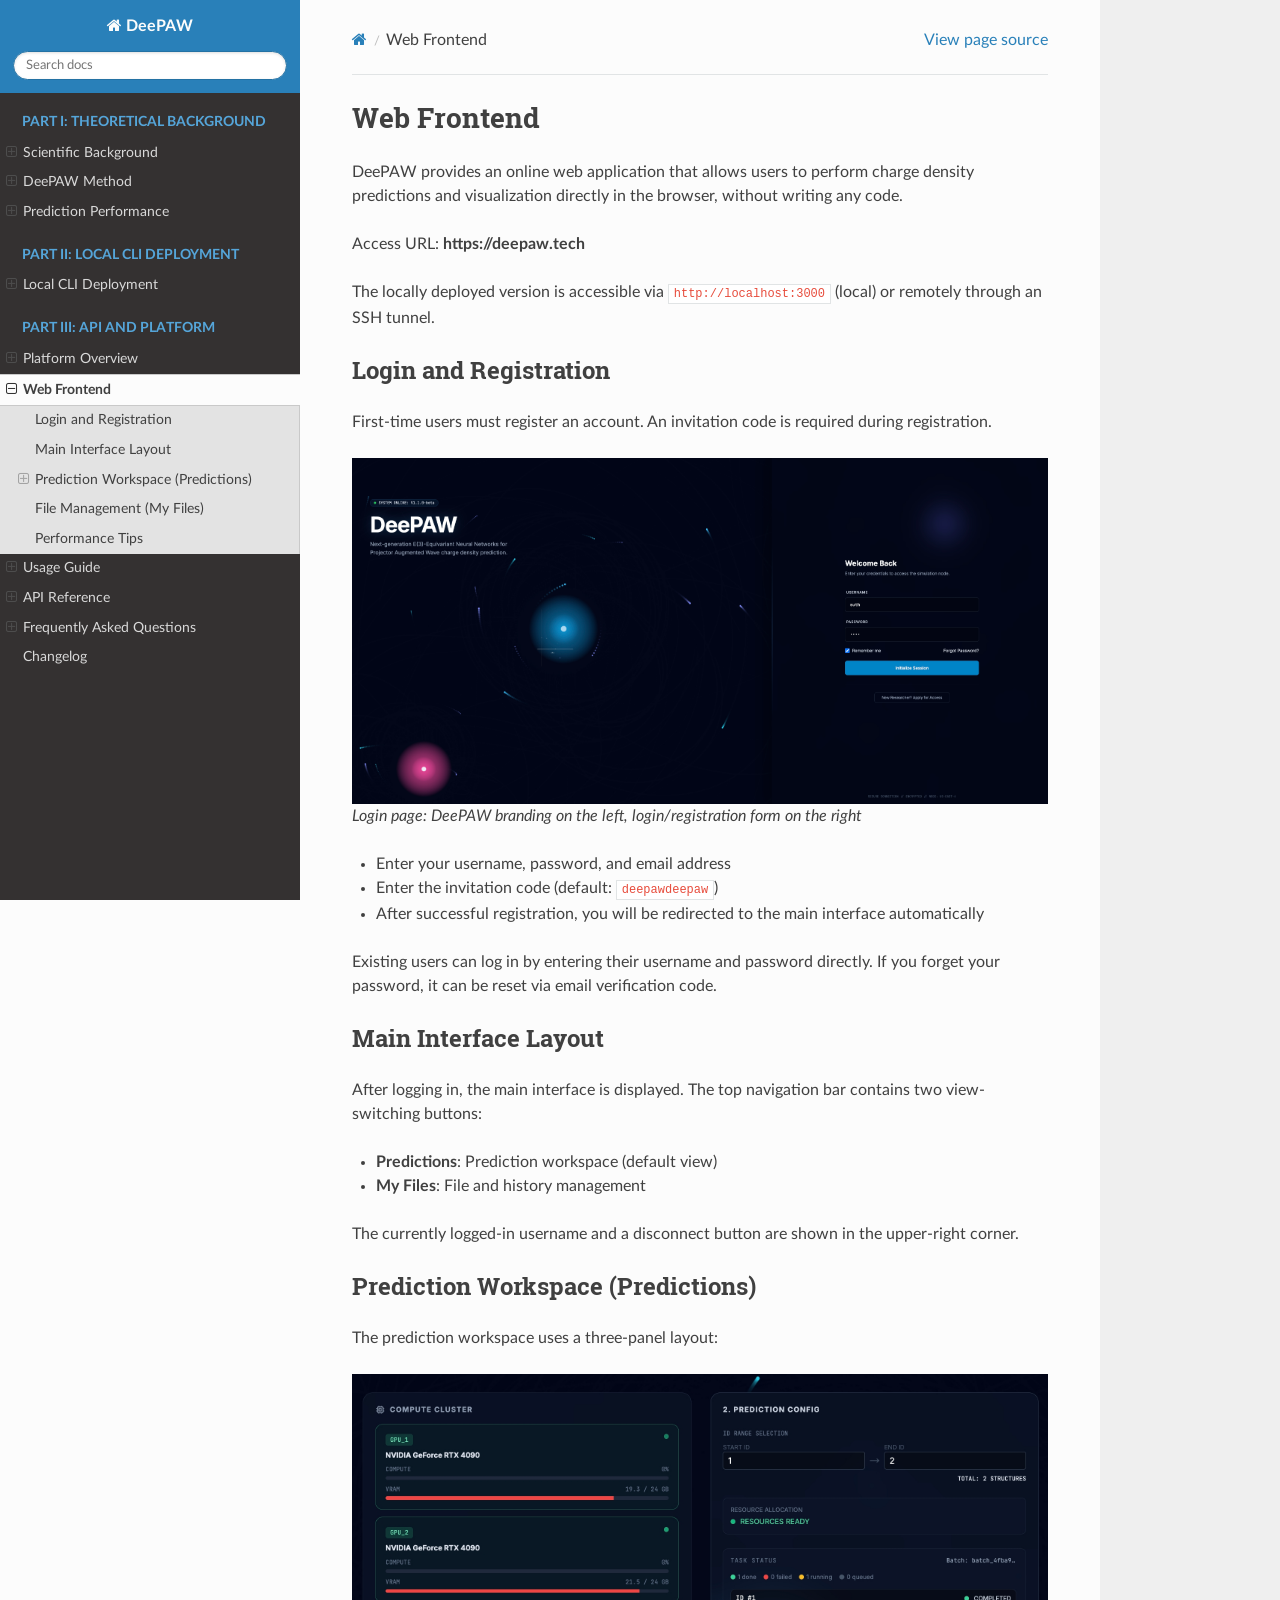
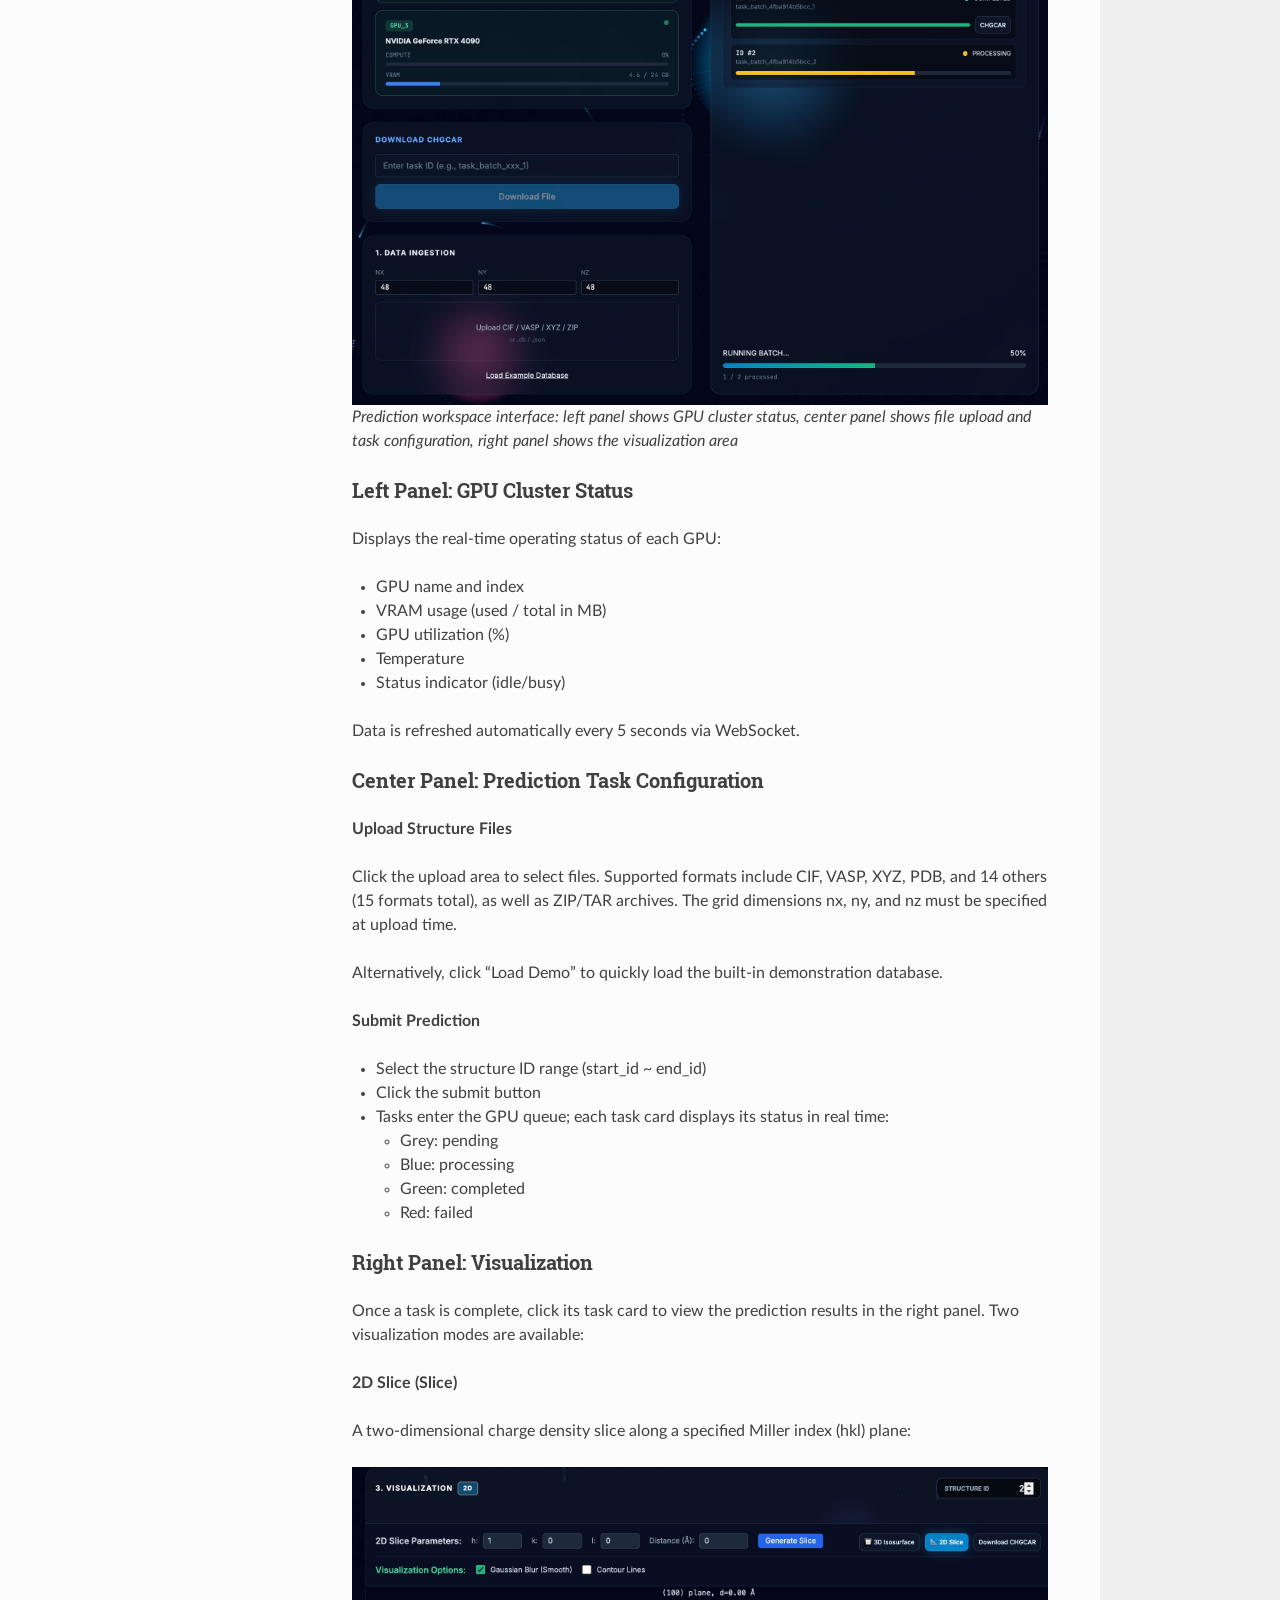
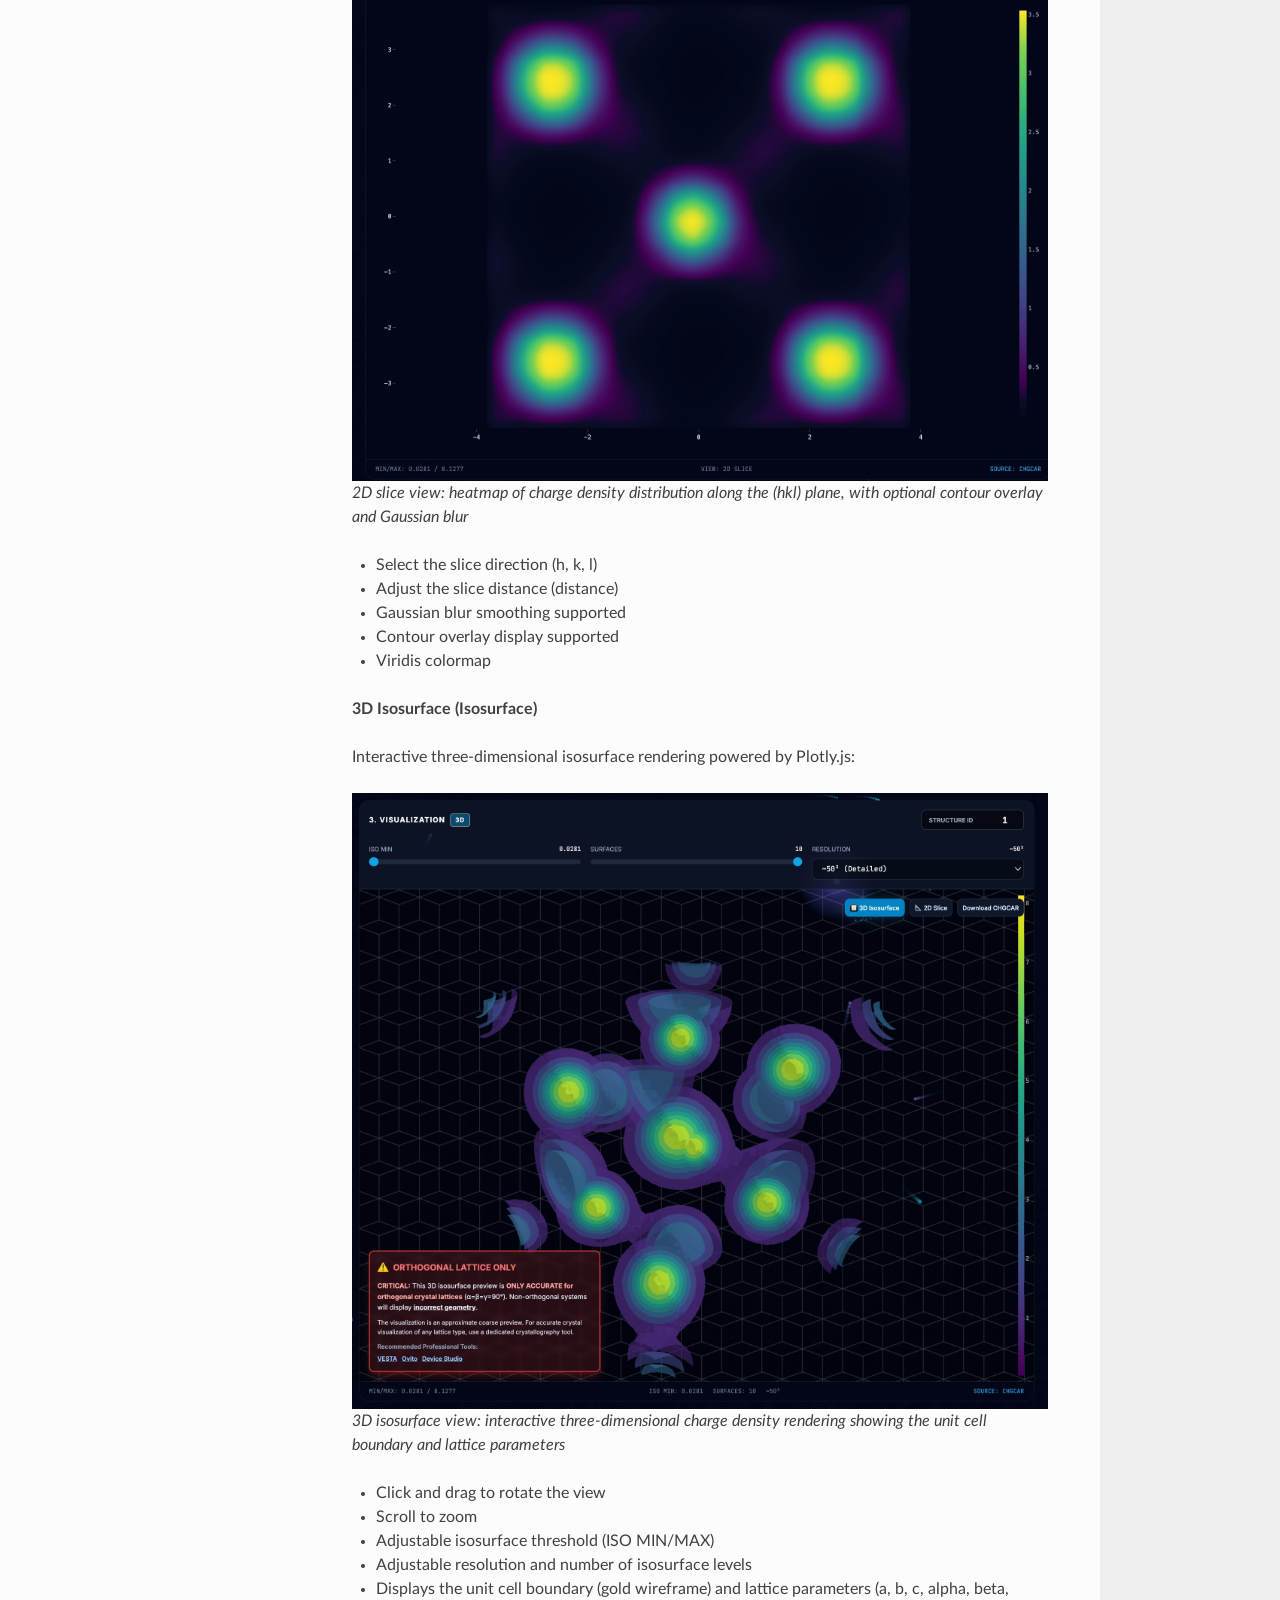
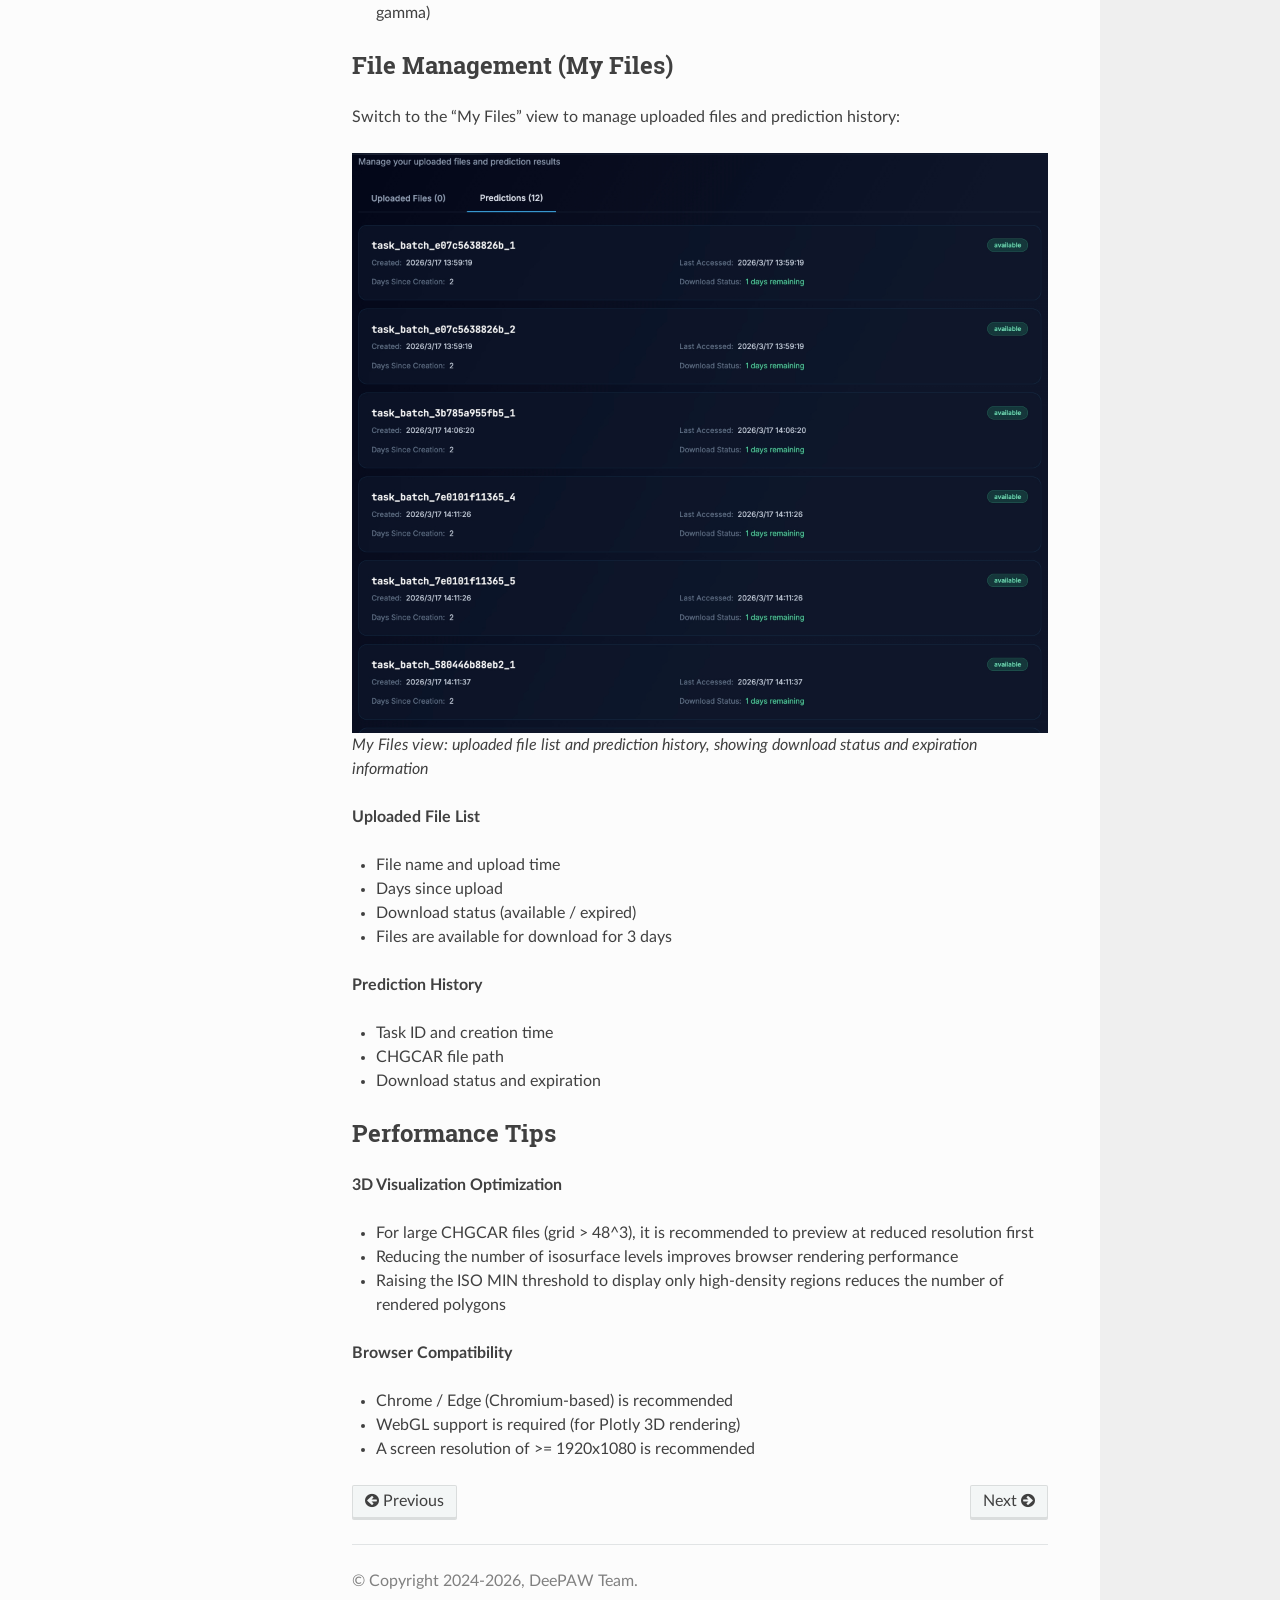
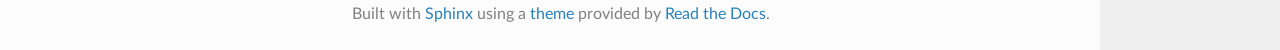
<file: docs/platform/web_frontend.html>
<!DOCTYPE html>
<html class="writer-html5" lang="en" data-content_root="../">
<head>
  <meta charset="utf-8" /><meta name="viewport" content="width=device-width, initial-scale=1" />

  <meta name="viewport" content="width=device-width, initial-scale=1.0" />
  <title>Web Frontend &mdash; DeePAW 2.2.0 documentation</title>
      <link rel="stylesheet" type="text/css" href="../_static/pygments.css?v=b86133f3" />
      <link rel="stylesheet" type="text/css" href="../_static/css/theme.css?v=9edc463e" />

  
      <script src="../_static/jquery.js?v=5d32c60e"></script>
      <script src="../_static/_sphinx_javascript_frameworks_compat.js?v=2cd50e6c"></script>
      <script src="../_static/documentation_options.js?v=b21de401"></script>
      <script src="../_static/doctools.js?v=fd6eb6e6"></script>
      <script src="../_static/sphinx_highlight.js?v=6ffebe34"></script>
    <script src="../_static/js/theme.js"></script>
    <link rel="index" title="Index" href="../genindex.html" />
    <link rel="search" title="Search" href="../search.html" />
    <link rel="next" title="Usage Guide" href="usage.html" />
    <link rel="prev" title="Platform Overview" href="overview.html" /> 
</head>

<body class="wy-body-for-nav"> 
  <div class="wy-grid-for-nav">
    <nav data-toggle="wy-nav-shift" class="wy-nav-side">
      <div class="wy-side-scroll">
        <div class="wy-side-nav-search" >

          
          
          <a href="../index.html" class="icon icon-home">
            DeePAW
          </a>
<div role="search">
  <form id="rtd-search-form" class="wy-form" action="../search.html" method="get">
    <input type="text" name="q" placeholder="Search docs" aria-label="Search docs" />
    <input type="hidden" name="check_keywords" value="yes" />
    <input type="hidden" name="area" value="default" />
  </form>
</div>
        </div><div class="wy-menu wy-menu-vertical" data-spy="affix" role="navigation" aria-label="Navigation menu">
              <p class="caption" role="heading"><span class="caption-text">Part I: Theoretical Background</span></p>
<ul>
<li class="toctree-l1"><a class="reference internal" href="../theory/background.html">Scientific Background</a><ul>
<li class="toctree-l2"><a class="reference internal" href="../theory/background.html#electron-density-and-density-functional-theory">Electron Density and Density Functional Theory</a></li>
<li class="toctree-l2"><a class="reference internal" href="../theory/background.html#orbital-free-density-functional-theory">Orbital-Free Density Functional Theory</a></li>
<li class="toctree-l2"><a class="reference internal" href="../theory/background.html#e-3-equivariance">E(3) Equivariance</a></li>
<li class="toctree-l2"><a class="reference internal" href="../theory/background.html#message-passing-neural-networks">Message Passing Neural Networks</a></li>
</ul>
</li>
<li class="toctree-l1"><a class="reference internal" href="../theory/method.html">DeePAW Method</a><ul>
<li class="toctree-l2"><a class="reference internal" href="../theory/method.html#method-overview">Method Overview</a></li>
<li class="toctree-l2"><a class="reference internal" href="../theory/method.html#dual-graph-message-passing-architecture">Dual-Graph Message Passing Architecture</a></li>
<li class="toctree-l2"><a class="reference internal" href="../theory/method.html#charge-density-grid-construction">Charge Density Grid Construction</a></li>
<li class="toctree-l2"><a class="reference internal" href="../theory/method.html#training-strategy">Training Strategy</a></li>
</ul>
</li>
<li class="toctree-l1"><a class="reference internal" href="../theory/performance.html">Prediction Performance</a><ul>
<li class="toctree-l2"><a class="reference internal" href="../theory/performance.html#generalization-capability">Generalization Capability</a></li>
<li class="toctree-l2"><a class="reference internal" href="../theory/performance.html#supported-material-types">Supported Material Types</a></li>
<li class="toctree-l2"><a class="reference internal" href="../theory/performance.html#known-limitations">Known Limitations</a></li>
</ul>
</li>
</ul>
<p class="caption" role="heading"><span class="caption-text">Part II: Local CLI Deployment</span></p>
<ul>
<li class="toctree-l1"><a class="reference internal" href="deployment.html">Local CLI Deployment</a><ul>
<li class="toctree-l2"><a class="reference internal" href="deployment.html#requirements">Requirements</a></li>
<li class="toctree-l2"><a class="reference internal" href="deployment.html#quick-start">Quick Start</a></li>
<li class="toctree-l2"><a class="reference internal" href="deployment.html#important-notes">Important Notes</a></li>
<li class="toctree-l2"><a class="reference internal" href="deployment.html#container-structure">Container Structure</a></li>
<li class="toctree-l2"><a class="reference internal" href="deployment.html#manual-run">Manual Run</a></li>
<li class="toctree-l2"><a class="reference internal" href="deployment.html#troubleshooting">Troubleshooting</a></li>
</ul>
</li>
</ul>
<p class="caption" role="heading"><span class="caption-text">Part III: API and Platform</span></p>
<ul class="current">
<li class="toctree-l1"><a class="reference internal" href="overview.html">Platform Overview</a><ul>
<li class="toctree-l2"><a class="reference internal" href="overview.html#core-features">Core Features</a></li>
<li class="toctree-l2"><a class="reference internal" href="overview.html#technology-stack">Technology Stack</a></li>
<li class="toctree-l2"><a class="reference internal" href="overview.html#system-architecture">System Architecture</a><ul>
<li class="toctree-l3"><a class="reference internal" href="overview.html#gpu-task-scheduling">GPU Task Scheduling</a></li>
</ul>
</li>
<li class="toctree-l2"><a class="reference internal" href="overview.html#system-requirements">System Requirements</a><ul>
<li class="toctree-l3"><a class="reference internal" href="overview.html#server-side">Server Side</a></li>
<li class="toctree-l3"><a class="reference internal" href="overview.html#client-side">Client Side</a></li>
</ul>
</li>
</ul>
</li>
<li class="toctree-l1 current"><a class="current reference internal" href="#">Web Frontend</a><ul>
<li class="toctree-l2"><a class="reference internal" href="#login-and-registration">Login and Registration</a></li>
<li class="toctree-l2"><a class="reference internal" href="#main-interface-layout">Main Interface Layout</a></li>
<li class="toctree-l2"><a class="reference internal" href="#prediction-workspace-predictions">Prediction Workspace (Predictions)</a><ul>
<li class="toctree-l3"><a class="reference internal" href="#left-panel-gpu-cluster-status">Left Panel: GPU Cluster Status</a></li>
<li class="toctree-l3"><a class="reference internal" href="#center-panel-prediction-task-configuration">Center Panel: Prediction Task Configuration</a></li>
<li class="toctree-l3"><a class="reference internal" href="#right-panel-visualization">Right Panel: Visualization</a></li>
</ul>
</li>
<li class="toctree-l2"><a class="reference internal" href="#file-management-my-files">File Management (My Files)</a></li>
<li class="toctree-l2"><a class="reference internal" href="#performance-tips">Performance Tips</a></li>
</ul>
</li>
<li class="toctree-l1"><a class="reference internal" href="usage.html">Usage Guide</a><ul>
<li class="toctree-l2"><a class="reference internal" href="usage.html#authentication">Authentication</a><ul>
<li class="toctree-l3"><a class="reference internal" href="usage.html#register-account">Register Account</a></li>
<li class="toctree-l3"><a class="reference internal" href="usage.html#login-and-obtain-token">Login and Obtain Token</a></li>
</ul>
</li>
<li class="toctree-l2"><a class="reference internal" href="usage.html#complete-workflow">Complete Workflow</a><ul>
<li class="toctree-l3"><a class="reference internal" href="usage.html#step-1-upload-structure-files">Step 1: Upload Structure Files</a></li>
<li class="toctree-l3"><a class="reference internal" href="usage.html#step-2-submit-batch-prediction">Step 2: Submit Batch Prediction</a></li>
<li class="toctree-l3"><a class="reference internal" href="usage.html#step-3-check-progress">Step 3: Check Progress</a></li>
<li class="toctree-l3"><a class="reference internal" href="usage.html#step-4-download-results">Step 4: Download Results</a></li>
</ul>
</li>
<li class="toctree-l2"><a class="reference internal" href="usage.html#python-client">Python Client</a></li>
<li class="toctree-l2"><a class="reference internal" href="usage.html#visualize-results">Visualize Results</a></li>
</ul>
</li>
<li class="toctree-l1"><a class="reference internal" href="api_reference.html">API Reference</a><ul>
<li class="toctree-l2"><a class="reference internal" href="api_reference.html#authentication">Authentication</a><ul>
<li class="toctree-l3"><a class="reference internal" href="api_reference.html#post-api-auth-register-with-code">POST /api/auth/register-with-code</a></li>
<li class="toctree-l3"><a class="reference internal" href="api_reference.html#post-api-auth-login">POST /api/auth/login</a></li>
<li class="toctree-l3"><a class="reference internal" href="api_reference.html#post-api-auth-send-reset-code">POST /api/auth/send-reset-code</a></li>
<li class="toctree-l3"><a class="reference internal" href="api_reference.html#post-api-auth-reset-password">POST /api/auth/reset-password</a></li>
</ul>
</li>
<li class="toctree-l2"><a class="reference internal" href="api_reference.html#file-upload">File Upload</a><ul>
<li class="toctree-l3"><a class="reference internal" href="api_reference.html#post-api-files-upload-structures">POST /api/files/upload-structures</a></li>
</ul>
</li>
<li class="toctree-l2"><a class="reference internal" href="api_reference.html#prediction-tasks">Prediction Tasks</a><ul>
<li class="toctree-l3"><a class="reference internal" href="api_reference.html#post-api-predictions-batch">POST /api/predictions/batch</a></li>
<li class="toctree-l3"><a class="reference internal" href="api_reference.html#get-api-predictions-batch-batch-id">GET /api/predictions/batch/{batch_id}</a></li>
<li class="toctree-l3"><a class="reference internal" href="api_reference.html#get-api-predictions-result-task-id">GET /api/predictions/result/{task_id}</a></li>
<li class="toctree-l3"><a class="reference internal" href="api_reference.html#get-api-predictions-slice-task-id">GET /api/predictions/slice/{task_id}</a></li>
</ul>
</li>
<li class="toctree-l2"><a class="reference internal" href="api_reference.html#user-management">User Management</a></li>
<li class="toctree-l2"><a class="reference internal" href="api_reference.html#system-status">System Status</a><ul>
<li class="toctree-l3"><a class="reference internal" href="api_reference.html#get-api-tasks-system-status">GET /api/tasks/system/status</a></li>
</ul>
</li>
<li class="toctree-l2"><a class="reference internal" href="api_reference.html#http-status-codes">HTTP Status Codes</a></li>
</ul>
</li>
<li class="toctree-l1"><a class="reference internal" href="faq.html">Frequently Asked Questions</a><ul>
<li class="toctree-l2"><a class="reference internal" href="faq.html#how-to-choose-grid-dimensions-nx-ny-nz">How to choose grid dimensions nx/ny/nz?</a></li>
<li class="toctree-l2"><a class="reference internal" href="faq.html#are-nx-ny-nz-required-when-uploading-files">Are nx/ny/nz required when uploading files?</a></li>
<li class="toctree-l2"><a class="reference internal" href="faq.html#how-to-troubleshoot-failed-predictions">How to troubleshoot failed predictions?</a></li>
<li class="toctree-l2"><a class="reference internal" href="faq.html#are-molecular-structures-supported">Are molecular structures supported?</a></li>
<li class="toctree-l2"><a class="reference internal" href="faq.html#how-to-visualize-chgcar-files">How to visualize CHGCAR files?</a></li>
<li class="toctree-l2"><a class="reference internal" href="faq.html#what-to-do-if-gpu-vram-is-insufficient">What to do if GPU VRAM is insufficient?</a></li>
<li class="toctree-l2"><a class="reference internal" href="faq.html#what-is-the-difference-between-the-two-upload-methods">What is the difference between the two upload methods?</a></li>
</ul>
</li>
<li class="toctree-l1"><a class="reference internal" href="changelog.html">Changelog</a></li>
</ul>

        </div>
      </div>
    </nav>

    <section data-toggle="wy-nav-shift" class="wy-nav-content-wrap"><nav class="wy-nav-top" aria-label="Mobile navigation menu" >
          <i data-toggle="wy-nav-top" class="fa fa-bars"></i>
          <a href="../index.html">DeePAW</a>
      </nav>

      <div class="wy-nav-content">
        <div class="rst-content">
          <div role="navigation" aria-label="Page navigation">
  <ul class="wy-breadcrumbs">
      <li><a href="../index.html" class="icon icon-home" aria-label="Home"></a></li>
      <li class="breadcrumb-item active">Web Frontend</li>
      <li class="wy-breadcrumbs-aside">
            <a href="../_sources/platform/web_frontend.rst.txt" rel="nofollow"> View page source</a>
      </li>
  </ul>
  <hr/>
</div>
          <div role="main" class="document" itemscope="itemscope" itemtype="http://schema.org/Article">
           <div itemprop="articleBody">
             
  <section id="web-frontend">
<h1>Web Frontend<a class="headerlink" href="#web-frontend" title="Link to this heading"></a></h1>
<p>DeePAW provides an online web application that allows users to perform charge density predictions and visualization directly in the browser, without writing any code.</p>
<p>Access URL: <strong>https://deepaw.tech</strong></p>
<p>The locally deployed version is accessible via <code class="docutils literal notranslate"><span class="pre">http://localhost:3000</span></code> (local) or remotely through an SSH tunnel.</p>
<section id="login-and-registration">
<h2>Login and Registration<a class="headerlink" href="#login-and-registration" title="Link to this heading"></a></h2>
<p>First-time users must register an account. An invitation code is required during registration.</p>
<figure class="align-default" id="id1">
<a class="reference internal image-reference" href="../_images/20260319-180321.jpg"><img alt="DeePAW Login Page" src="../_images/20260319-180321.jpg" style="width: 100%;" />
</a>
<figcaption>
<p><span class="caption-text">Login page: DeePAW branding on the left, login/registration form on the right</span><a class="headerlink" href="#id1" title="Link to this image"></a></p>
</figcaption>
</figure>
<ul class="simple">
<li><p>Enter your username, password, and email address</p></li>
<li><p>Enter the invitation code (default: <code class="docutils literal notranslate"><span class="pre">deepawdeepaw</span></code>)</p></li>
<li><p>After successful registration, you will be redirected to the main interface automatically</p></li>
</ul>
<p>Existing users can log in by entering their username and password directly. If you forget your password, it can be reset via email verification code.</p>
</section>
<section id="main-interface-layout">
<h2>Main Interface Layout<a class="headerlink" href="#main-interface-layout" title="Link to this heading"></a></h2>
<p>After logging in, the main interface is displayed. The top navigation bar contains two view-switching buttons:</p>
<ul class="simple">
<li><p><strong>Predictions</strong>: Prediction workspace (default view)</p></li>
<li><p><strong>My Files</strong>: File and history management</p></li>
</ul>
<p>The currently logged-in username and a disconnect button are shown in the upper-right corner.</p>
</section>
<section id="prediction-workspace-predictions">
<h2>Prediction Workspace (Predictions)<a class="headerlink" href="#prediction-workspace-predictions" title="Link to this heading"></a></h2>
<p>The prediction workspace uses a three-panel layout:</p>
<figure class="align-default" id="id2">
<a class="reference internal image-reference" href="../_images/20260319-180331.jpg"><img alt="Prediction Workspace - File Upload and Parameter Configuration" src="../_images/20260319-180331.jpg" style="width: 100%;" />
</a>
<figcaption>
<p><span class="caption-text">Prediction workspace interface: left panel shows GPU cluster status, center panel shows file upload and task configuration, right panel shows the visualization area</span><a class="headerlink" href="#id2" title="Link to this image"></a></p>
</figcaption>
</figure>
<section id="left-panel-gpu-cluster-status">
<h3>Left Panel: GPU Cluster Status<a class="headerlink" href="#left-panel-gpu-cluster-status" title="Link to this heading"></a></h3>
<p>Displays the real-time operating status of each GPU:</p>
<ul class="simple">
<li><p>GPU name and index</p></li>
<li><p>VRAM usage (used / total in MB)</p></li>
<li><p>GPU utilization (%)</p></li>
<li><p>Temperature</p></li>
<li><p>Status indicator (idle/busy)</p></li>
</ul>
<p>Data is refreshed automatically every 5 seconds via WebSocket.</p>
</section>
<section id="center-panel-prediction-task-configuration">
<h3>Center Panel: Prediction Task Configuration<a class="headerlink" href="#center-panel-prediction-task-configuration" title="Link to this heading"></a></h3>
<p><strong>Upload Structure Files</strong></p>
<p>Click the upload area to select files. Supported formats include CIF, VASP, XYZ, PDB, and 14 others (15 formats total), as well as ZIP/TAR archives. The grid dimensions nx, ny, and nz must be specified at upload time.</p>
<p>Alternatively, click “Load Demo” to quickly load the built-in demonstration database.</p>
<p><strong>Submit Prediction</strong></p>
<ul class="simple">
<li><p>Select the structure ID range (start_id ~ end_id)</p></li>
<li><p>Click the submit button</p></li>
<li><p>Tasks enter the GPU queue; each task card displays its status in real time:</p>
<ul>
<li><p>Grey: pending</p></li>
<li><p>Blue: processing</p></li>
<li><p>Green: completed</p></li>
<li><p>Red: failed</p></li>
</ul>
</li>
</ul>
</section>
<section id="right-panel-visualization">
<h3>Right Panel: Visualization<a class="headerlink" href="#right-panel-visualization" title="Link to this heading"></a></h3>
<p>Once a task is complete, click its task card to view the prediction results in the right panel. Two visualization modes are available:</p>
<p><strong>2D Slice (Slice)</strong></p>
<p>A two-dimensional charge density slice along a specified Miller index (hkl) plane:</p>
<figure class="align-default" id="id3">
<a class="reference internal image-reference" href="../_images/20260319-180338.jpg"><img alt="2D Charge Density Slice Visualization" src="../_images/20260319-180338.jpg" style="width: 100%;" />
</a>
<figcaption>
<p><span class="caption-text">2D slice view: heatmap of charge density distribution along the (hkl) plane, with optional contour overlay and Gaussian blur</span><a class="headerlink" href="#id3" title="Link to this image"></a></p>
</figcaption>
</figure>
<ul class="simple">
<li><p>Select the slice direction (h, k, l)</p></li>
<li><p>Adjust the slice distance (distance)</p></li>
<li><p>Gaussian blur smoothing supported</p></li>
<li><p>Contour overlay display supported</p></li>
<li><p>Viridis colormap</p></li>
</ul>
<p><strong>3D Isosurface (Isosurface)</strong></p>
<p>Interactive three-dimensional isosurface rendering powered by Plotly.js:</p>
<figure class="align-default" id="id4">
<a class="reference internal image-reference" href="../_images/20260319-180345.jpg"><img alt="3D Charge Density Isosurface Visualization" src="../_images/20260319-180345.jpg" style="width: 100%;" />
</a>
<figcaption>
<p><span class="caption-text">3D isosurface view: interactive three-dimensional charge density rendering showing the unit cell boundary and lattice parameters</span><a class="headerlink" href="#id4" title="Link to this image"></a></p>
</figcaption>
</figure>
<ul class="simple">
<li><p>Click and drag to rotate the view</p></li>
<li><p>Scroll to zoom</p></li>
<li><p>Adjustable isosurface threshold (ISO MIN/MAX)</p></li>
<li><p>Adjustable resolution and number of isosurface levels</p></li>
<li><p>Displays the unit cell boundary (gold wireframe) and lattice parameters (a, b, c, alpha, beta, gamma)</p></li>
</ul>
</section>
</section>
<section id="file-management-my-files">
<h2>File Management (My Files)<a class="headerlink" href="#file-management-my-files" title="Link to this heading"></a></h2>
<p>Switch to the “My Files” view to manage uploaded files and prediction history:</p>
<figure class="align-default" id="id5">
<a class="reference internal image-reference" href="../_images/20260319-180351.jpg"><img alt="File Management and Result Storage Page" src="../_images/20260319-180351.jpg" style="width: 100%;" />
</a>
<figcaption>
<p><span class="caption-text">My Files view: uploaded file list and prediction history, showing download status and expiration information</span><a class="headerlink" href="#id5" title="Link to this image"></a></p>
</figcaption>
</figure>
<p><strong>Uploaded File List</strong></p>
<ul class="simple">
<li><p>File name and upload time</p></li>
<li><p>Days since upload</p></li>
<li><p>Download status (available / expired)</p></li>
<li><p>Files are available for download for 3 days</p></li>
</ul>
<p><strong>Prediction History</strong></p>
<ul class="simple">
<li><p>Task ID and creation time</p></li>
<li><p>CHGCAR file path</p></li>
<li><p>Download status and expiration</p></li>
</ul>
</section>
<section id="performance-tips">
<h2>Performance Tips<a class="headerlink" href="#performance-tips" title="Link to this heading"></a></h2>
<p><strong>3D Visualization Optimization</strong></p>
<ul class="simple">
<li><p>For large CHGCAR files (grid &gt; 48^3), it is recommended to preview at reduced resolution first</p></li>
<li><p>Reducing the number of isosurface levels improves browser rendering performance</p></li>
<li><p>Raising the ISO MIN threshold to display only high-density regions reduces the number of rendered polygons</p></li>
</ul>
<p><strong>Browser Compatibility</strong></p>
<ul class="simple">
<li><p>Chrome / Edge (Chromium-based) is recommended</p></li>
<li><p>WebGL support is required (for Plotly 3D rendering)</p></li>
<li><p>A screen resolution of &gt;= 1920x1080 is recommended</p></li>
</ul>
</section>
</section>


           </div>
          </div>
          <footer><div class="rst-footer-buttons" role="navigation" aria-label="Footer">
        <a href="overview.html" class="btn btn-neutral float-left" title="Platform Overview" accesskey="p" rel="prev"><span class="fa fa-arrow-circle-left" aria-hidden="true"></span> Previous</a>
        <a href="usage.html" class="btn btn-neutral float-right" title="Usage Guide" accesskey="n" rel="next">Next <span class="fa fa-arrow-circle-right" aria-hidden="true"></span></a>
    </div>

  <hr/>

  <div role="contentinfo">
    <p>&#169; Copyright 2024-2026, DeePAW Team.</p>
  </div>

  Built with <a href="https://www.sphinx-doc.org/">Sphinx</a> using a
    <a href="https://github.com/readthedocs/sphinx_rtd_theme">theme</a>
    provided by <a href="https://readthedocs.org">Read the Docs</a>.
   

</footer>
        </div>
      </div>
    </section>
  </div>
  <script>
      jQuery(function () {
          SphinxRtdTheme.Navigation.enable(true);
      });
  </script> 

</body>
</html>
</file>
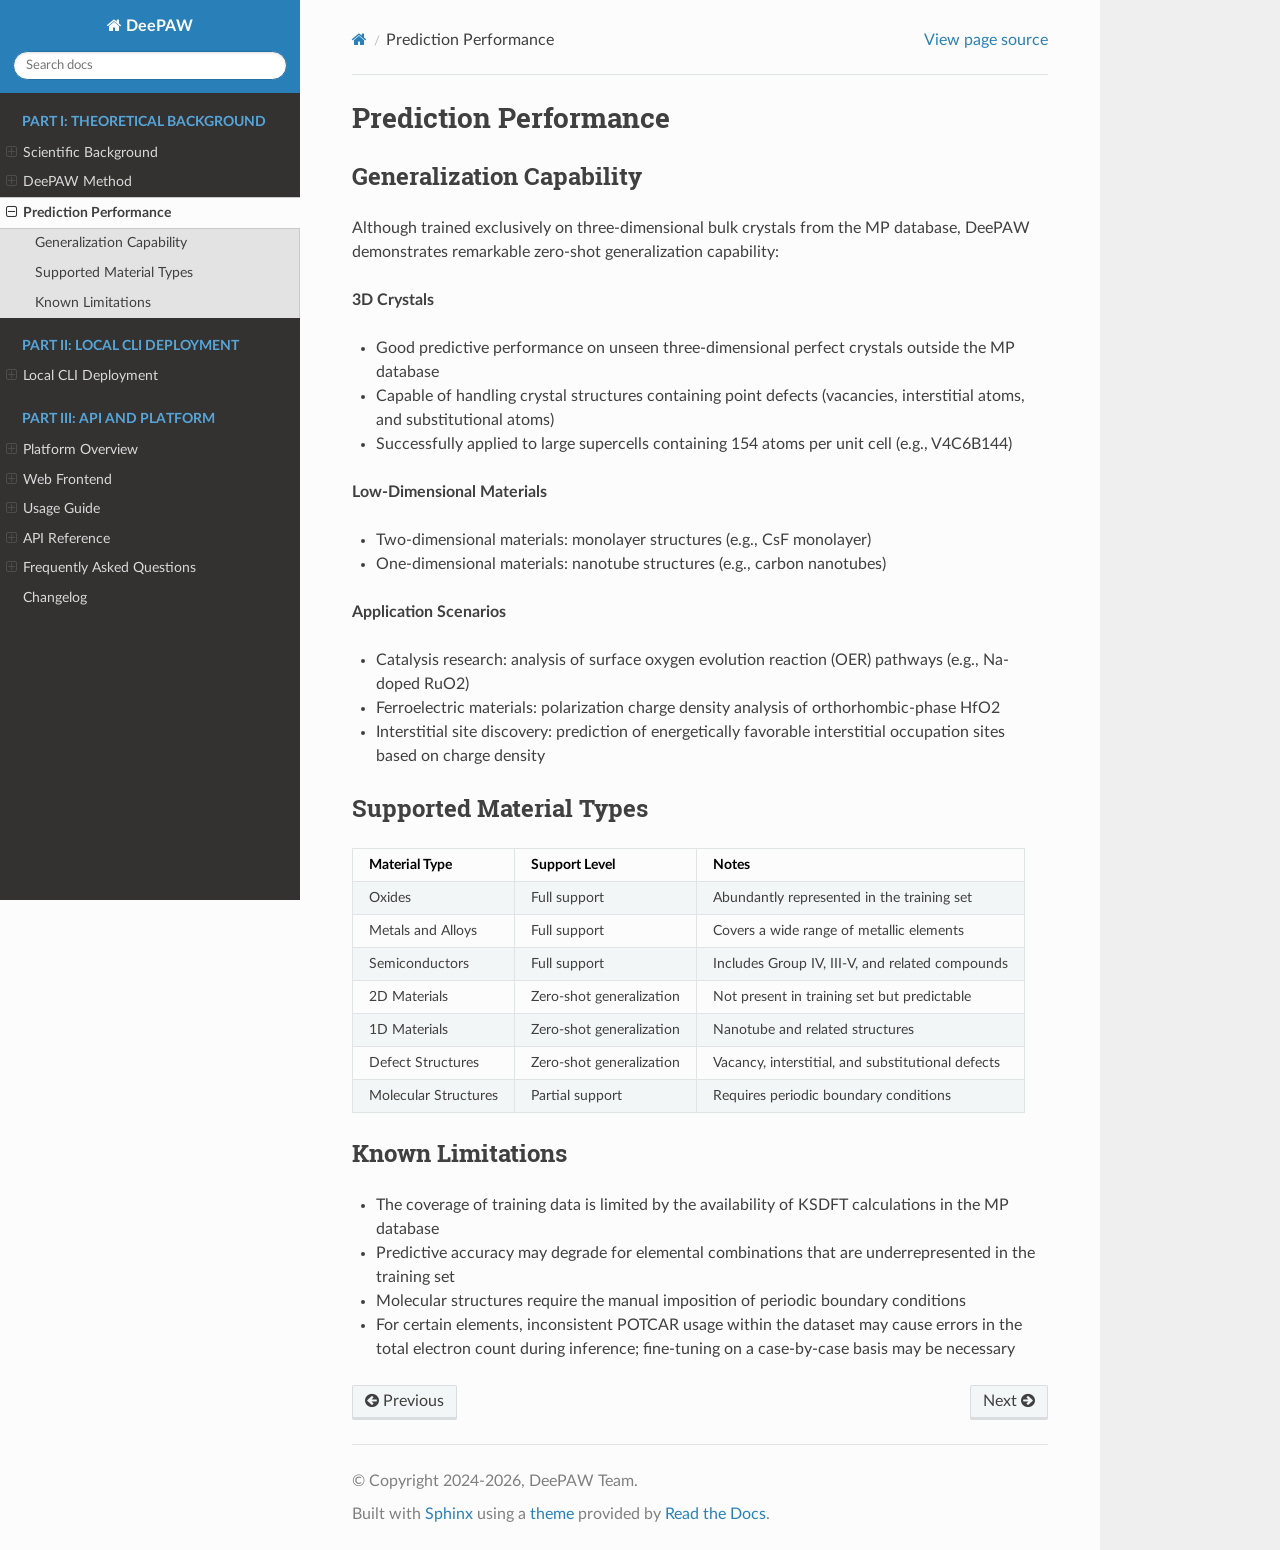
<file: docs/theory/performance.html>
<!DOCTYPE html>
<html class="writer-html5" lang="en" data-content_root="../">
<head>
  <meta charset="utf-8" /><meta name="viewport" content="width=device-width, initial-scale=1" />

  <meta name="viewport" content="width=device-width, initial-scale=1.0" />
  <title>Prediction Performance &mdash; DeePAW 2.2.0 documentation</title>
      <link rel="stylesheet" type="text/css" href="../_static/pygments.css?v=b86133f3" />
      <link rel="stylesheet" type="text/css" href="../_static/css/theme.css?v=9edc463e" />

  
      <script src="../_static/jquery.js?v=5d32c60e"></script>
      <script src="../_static/_sphinx_javascript_frameworks_compat.js?v=2cd50e6c"></script>
      <script src="../_static/documentation_options.js?v=b21de401"></script>
      <script src="../_static/doctools.js?v=fd6eb6e6"></script>
      <script src="../_static/sphinx_highlight.js?v=6ffebe34"></script>
    <script src="../_static/js/theme.js"></script>
    <link rel="index" title="Index" href="../genindex.html" />
    <link rel="search" title="Search" href="../search.html" />
    <link rel="next" title="Local CLI Deployment" href="../platform/deployment.html" />
    <link rel="prev" title="DeePAW Method" href="method.html" /> 
</head>

<body class="wy-body-for-nav"> 
  <div class="wy-grid-for-nav">
    <nav data-toggle="wy-nav-shift" class="wy-nav-side">
      <div class="wy-side-scroll">
        <div class="wy-side-nav-search" >

          
          
          <a href="../index.html" class="icon icon-home">
            DeePAW
          </a>
<div role="search">
  <form id="rtd-search-form" class="wy-form" action="../search.html" method="get">
    <input type="text" name="q" placeholder="Search docs" aria-label="Search docs" />
    <input type="hidden" name="check_keywords" value="yes" />
    <input type="hidden" name="area" value="default" />
  </form>
</div>
        </div><div class="wy-menu wy-menu-vertical" data-spy="affix" role="navigation" aria-label="Navigation menu">
              <p class="caption" role="heading"><span class="caption-text">Part I: Theoretical Background</span></p>
<ul class="current">
<li class="toctree-l1"><a class="reference internal" href="background.html">Scientific Background</a><ul>
<li class="toctree-l2"><a class="reference internal" href="background.html#electron-density-and-density-functional-theory">Electron Density and Density Functional Theory</a></li>
<li class="toctree-l2"><a class="reference internal" href="background.html#orbital-free-density-functional-theory">Orbital-Free Density Functional Theory</a></li>
<li class="toctree-l2"><a class="reference internal" href="background.html#e-3-equivariance">E(3) Equivariance</a></li>
<li class="toctree-l2"><a class="reference internal" href="background.html#message-passing-neural-networks">Message Passing Neural Networks</a></li>
</ul>
</li>
<li class="toctree-l1"><a class="reference internal" href="method.html">DeePAW Method</a><ul>
<li class="toctree-l2"><a class="reference internal" href="method.html#method-overview">Method Overview</a></li>
<li class="toctree-l2"><a class="reference internal" href="method.html#dual-graph-message-passing-architecture">Dual-Graph Message Passing Architecture</a></li>
<li class="toctree-l2"><a class="reference internal" href="method.html#charge-density-grid-construction">Charge Density Grid Construction</a></li>
<li class="toctree-l2"><a class="reference internal" href="method.html#training-strategy">Training Strategy</a></li>
</ul>
</li>
<li class="toctree-l1 current"><a class="current reference internal" href="#">Prediction Performance</a><ul>
<li class="toctree-l2"><a class="reference internal" href="#generalization-capability">Generalization Capability</a></li>
<li class="toctree-l2"><a class="reference internal" href="#supported-material-types">Supported Material Types</a></li>
<li class="toctree-l2"><a class="reference internal" href="#known-limitations">Known Limitations</a></li>
</ul>
</li>
</ul>
<p class="caption" role="heading"><span class="caption-text">Part II: Local CLI Deployment</span></p>
<ul>
<li class="toctree-l1"><a class="reference internal" href="../platform/deployment.html">Local CLI Deployment</a><ul>
<li class="toctree-l2"><a class="reference internal" href="../platform/deployment.html#requirements">Requirements</a></li>
<li class="toctree-l2"><a class="reference internal" href="../platform/deployment.html#quick-start">Quick Start</a></li>
<li class="toctree-l2"><a class="reference internal" href="../platform/deployment.html#important-notes">Important Notes</a></li>
<li class="toctree-l2"><a class="reference internal" href="../platform/deployment.html#container-structure">Container Structure</a></li>
<li class="toctree-l2"><a class="reference internal" href="../platform/deployment.html#manual-run">Manual Run</a></li>
<li class="toctree-l2"><a class="reference internal" href="../platform/deployment.html#troubleshooting">Troubleshooting</a></li>
</ul>
</li>
</ul>
<p class="caption" role="heading"><span class="caption-text">Part III: API and Platform</span></p>
<ul>
<li class="toctree-l1"><a class="reference internal" href="../platform/overview.html">Platform Overview</a><ul>
<li class="toctree-l2"><a class="reference internal" href="../platform/overview.html#core-features">Core Features</a></li>
<li class="toctree-l2"><a class="reference internal" href="../platform/overview.html#technology-stack">Technology Stack</a></li>
<li class="toctree-l2"><a class="reference internal" href="../platform/overview.html#system-architecture">System Architecture</a><ul>
<li class="toctree-l3"><a class="reference internal" href="../platform/overview.html#gpu-task-scheduling">GPU Task Scheduling</a></li>
</ul>
</li>
<li class="toctree-l2"><a class="reference internal" href="../platform/overview.html#system-requirements">System Requirements</a><ul>
<li class="toctree-l3"><a class="reference internal" href="../platform/overview.html#server-side">Server Side</a></li>
<li class="toctree-l3"><a class="reference internal" href="../platform/overview.html#client-side">Client Side</a></li>
</ul>
</li>
</ul>
</li>
<li class="toctree-l1"><a class="reference internal" href="../platform/web_frontend.html">Web Frontend</a><ul>
<li class="toctree-l2"><a class="reference internal" href="../platform/web_frontend.html#login-and-registration">Login and Registration</a></li>
<li class="toctree-l2"><a class="reference internal" href="../platform/web_frontend.html#main-interface-layout">Main Interface Layout</a></li>
<li class="toctree-l2"><a class="reference internal" href="../platform/web_frontend.html#prediction-workspace-predictions">Prediction Workspace (Predictions)</a><ul>
<li class="toctree-l3"><a class="reference internal" href="../platform/web_frontend.html#left-panel-gpu-cluster-status">Left Panel: GPU Cluster Status</a></li>
<li class="toctree-l3"><a class="reference internal" href="../platform/web_frontend.html#center-panel-prediction-task-configuration">Center Panel: Prediction Task Configuration</a></li>
<li class="toctree-l3"><a class="reference internal" href="../platform/web_frontend.html#right-panel-visualization">Right Panel: Visualization</a></li>
</ul>
</li>
<li class="toctree-l2"><a class="reference internal" href="../platform/web_frontend.html#file-management-my-files">File Management (My Files)</a></li>
<li class="toctree-l2"><a class="reference internal" href="../platform/web_frontend.html#performance-tips">Performance Tips</a></li>
</ul>
</li>
<li class="toctree-l1"><a class="reference internal" href="../platform/usage.html">Usage Guide</a><ul>
<li class="toctree-l2"><a class="reference internal" href="../platform/usage.html#authentication">Authentication</a><ul>
<li class="toctree-l3"><a class="reference internal" href="../platform/usage.html#register-account">Register Account</a></li>
<li class="toctree-l3"><a class="reference internal" href="../platform/usage.html#login-and-obtain-token">Login and Obtain Token</a></li>
</ul>
</li>
<li class="toctree-l2"><a class="reference internal" href="../platform/usage.html#complete-workflow">Complete Workflow</a><ul>
<li class="toctree-l3"><a class="reference internal" href="../platform/usage.html#step-1-upload-structure-files">Step 1: Upload Structure Files</a></li>
<li class="toctree-l3"><a class="reference internal" href="../platform/usage.html#step-2-submit-batch-prediction">Step 2: Submit Batch Prediction</a></li>
<li class="toctree-l3"><a class="reference internal" href="../platform/usage.html#step-3-check-progress">Step 3: Check Progress</a></li>
<li class="toctree-l3"><a class="reference internal" href="../platform/usage.html#step-4-download-results">Step 4: Download Results</a></li>
</ul>
</li>
<li class="toctree-l2"><a class="reference internal" href="../platform/usage.html#python-client">Python Client</a></li>
<li class="toctree-l2"><a class="reference internal" href="../platform/usage.html#visualize-results">Visualize Results</a></li>
</ul>
</li>
<li class="toctree-l1"><a class="reference internal" href="../platform/api_reference.html">API Reference</a><ul>
<li class="toctree-l2"><a class="reference internal" href="../platform/api_reference.html#authentication">Authentication</a><ul>
<li class="toctree-l3"><a class="reference internal" href="../platform/api_reference.html#post-api-auth-register-with-code">POST /api/auth/register-with-code</a></li>
<li class="toctree-l3"><a class="reference internal" href="../platform/api_reference.html#post-api-auth-login">POST /api/auth/login</a></li>
<li class="toctree-l3"><a class="reference internal" href="../platform/api_reference.html#post-api-auth-send-reset-code">POST /api/auth/send-reset-code</a></li>
<li class="toctree-l3"><a class="reference internal" href="../platform/api_reference.html#post-api-auth-reset-password">POST /api/auth/reset-password</a></li>
</ul>
</li>
<li class="toctree-l2"><a class="reference internal" href="../platform/api_reference.html#file-upload">File Upload</a><ul>
<li class="toctree-l3"><a class="reference internal" href="../platform/api_reference.html#post-api-files-upload-structures">POST /api/files/upload-structures</a></li>
</ul>
</li>
<li class="toctree-l2"><a class="reference internal" href="../platform/api_reference.html#prediction-tasks">Prediction Tasks</a><ul>
<li class="toctree-l3"><a class="reference internal" href="../platform/api_reference.html#post-api-predictions-batch">POST /api/predictions/batch</a></li>
<li class="toctree-l3"><a class="reference internal" href="../platform/api_reference.html#get-api-predictions-batch-batch-id">GET /api/predictions/batch/{batch_id}</a></li>
<li class="toctree-l3"><a class="reference internal" href="../platform/api_reference.html#get-api-predictions-result-task-id">GET /api/predictions/result/{task_id}</a></li>
<li class="toctree-l3"><a class="reference internal" href="../platform/api_reference.html#get-api-predictions-slice-task-id">GET /api/predictions/slice/{task_id}</a></li>
</ul>
</li>
<li class="toctree-l2"><a class="reference internal" href="../platform/api_reference.html#user-management">User Management</a></li>
<li class="toctree-l2"><a class="reference internal" href="../platform/api_reference.html#system-status">System Status</a><ul>
<li class="toctree-l3"><a class="reference internal" href="../platform/api_reference.html#get-api-tasks-system-status">GET /api/tasks/system/status</a></li>
</ul>
</li>
<li class="toctree-l2"><a class="reference internal" href="../platform/api_reference.html#http-status-codes">HTTP Status Codes</a></li>
</ul>
</li>
<li class="toctree-l1"><a class="reference internal" href="../platform/faq.html">Frequently Asked Questions</a><ul>
<li class="toctree-l2"><a class="reference internal" href="../platform/faq.html#how-to-choose-grid-dimensions-nx-ny-nz">How to choose grid dimensions nx/ny/nz?</a></li>
<li class="toctree-l2"><a class="reference internal" href="../platform/faq.html#are-nx-ny-nz-required-when-uploading-files">Are nx/ny/nz required when uploading files?</a></li>
<li class="toctree-l2"><a class="reference internal" href="../platform/faq.html#how-to-troubleshoot-failed-predictions">How to troubleshoot failed predictions?</a></li>
<li class="toctree-l2"><a class="reference internal" href="../platform/faq.html#are-molecular-structures-supported">Are molecular structures supported?</a></li>
<li class="toctree-l2"><a class="reference internal" href="../platform/faq.html#how-to-visualize-chgcar-files">How to visualize CHGCAR files?</a></li>
<li class="toctree-l2"><a class="reference internal" href="../platform/faq.html#what-to-do-if-gpu-vram-is-insufficient">What to do if GPU VRAM is insufficient?</a></li>
<li class="toctree-l2"><a class="reference internal" href="../platform/faq.html#what-is-the-difference-between-the-two-upload-methods">What is the difference between the two upload methods?</a></li>
</ul>
</li>
<li class="toctree-l1"><a class="reference internal" href="../platform/changelog.html">Changelog</a></li>
</ul>

        </div>
      </div>
    </nav>

    <section data-toggle="wy-nav-shift" class="wy-nav-content-wrap"><nav class="wy-nav-top" aria-label="Mobile navigation menu" >
          <i data-toggle="wy-nav-top" class="fa fa-bars"></i>
          <a href="../index.html">DeePAW</a>
      </nav>

      <div class="wy-nav-content">
        <div class="rst-content">
          <div role="navigation" aria-label="Page navigation">
  <ul class="wy-breadcrumbs">
      <li><a href="../index.html" class="icon icon-home" aria-label="Home"></a></li>
      <li class="breadcrumb-item active">Prediction Performance</li>
      <li class="wy-breadcrumbs-aside">
            <a href="../_sources/theory/performance.rst.txt" rel="nofollow"> View page source</a>
      </li>
  </ul>
  <hr/>
</div>
          <div role="main" class="document" itemscope="itemscope" itemtype="http://schema.org/Article">
           <div itemprop="articleBody">
             
  <section id="prediction-performance">
<h1>Prediction Performance<a class="headerlink" href="#prediction-performance" title="Link to this heading"></a></h1>
<section id="generalization-capability">
<h2>Generalization Capability<a class="headerlink" href="#generalization-capability" title="Link to this heading"></a></h2>
<p>Although trained exclusively on three-dimensional bulk crystals from the MP database, DeePAW demonstrates remarkable zero-shot generalization capability:</p>
<p><strong>3D Crystals</strong></p>
<ul class="simple">
<li><p>Good predictive performance on unseen three-dimensional perfect crystals outside the MP database</p></li>
<li><p>Capable of handling crystal structures containing point defects (vacancies, interstitial atoms, and substitutional atoms)</p></li>
<li><p>Successfully applied to large supercells containing 154 atoms per unit cell (e.g., V4C6B144)</p></li>
</ul>
<p><strong>Low-Dimensional Materials</strong></p>
<ul class="simple">
<li><p>Two-dimensional materials: monolayer structures (e.g., CsF monolayer)</p></li>
<li><p>One-dimensional materials: nanotube structures (e.g., carbon nanotubes)</p></li>
</ul>
<p><strong>Application Scenarios</strong></p>
<ul class="simple">
<li><p>Catalysis research: analysis of surface oxygen evolution reaction (OER) pathways (e.g., Na-doped RuO2)</p></li>
<li><p>Ferroelectric materials: polarization charge density analysis of orthorhombic-phase HfO2</p></li>
<li><p>Interstitial site discovery: prediction of energetically favorable interstitial occupation sites based on charge density</p></li>
</ul>
</section>
<section id="supported-material-types">
<h2>Supported Material Types<a class="headerlink" href="#supported-material-types" title="Link to this heading"></a></h2>
<table class="docutils align-default">
<thead>
<tr class="row-odd"><th class="head"><p>Material Type</p></th>
<th class="head"><p>Support Level</p></th>
<th class="head"><p>Notes</p></th>
</tr>
</thead>
<tbody>
<tr class="row-even"><td><p>Oxides</p></td>
<td><p>Full support</p></td>
<td><p>Abundantly represented in the training set</p></td>
</tr>
<tr class="row-odd"><td><p>Metals and Alloys</p></td>
<td><p>Full support</p></td>
<td><p>Covers a wide range of metallic elements</p></td>
</tr>
<tr class="row-even"><td><p>Semiconductors</p></td>
<td><p>Full support</p></td>
<td><p>Includes Group IV, III-V, and related compounds</p></td>
</tr>
<tr class="row-odd"><td><p>2D Materials</p></td>
<td><p>Zero-shot generalization</p></td>
<td><p>Not present in training set but predictable</p></td>
</tr>
<tr class="row-even"><td><p>1D Materials</p></td>
<td><p>Zero-shot generalization</p></td>
<td><p>Nanotube and related structures</p></td>
</tr>
<tr class="row-odd"><td><p>Defect Structures</p></td>
<td><p>Zero-shot generalization</p></td>
<td><p>Vacancy, interstitial, and substitutional defects</p></td>
</tr>
<tr class="row-even"><td><p>Molecular Structures</p></td>
<td><p>Partial support</p></td>
<td><p>Requires periodic boundary conditions</p></td>
</tr>
</tbody>
</table>
</section>
<section id="known-limitations">
<h2>Known Limitations<a class="headerlink" href="#known-limitations" title="Link to this heading"></a></h2>
<ul class="simple">
<li><p>The coverage of training data is limited by the availability of KSDFT calculations in the MP database</p></li>
<li><p>Predictive accuracy may degrade for elemental combinations that are underrepresented in the training set</p></li>
<li><p>Molecular structures require the manual imposition of periodic boundary conditions</p></li>
<li><p>For certain elements, inconsistent POTCAR usage within the dataset may cause errors in the total electron count during inference; fine-tuning on a case-by-case basis may be necessary</p></li>
</ul>
</section>
</section>


           </div>
          </div>
          <footer><div class="rst-footer-buttons" role="navigation" aria-label="Footer">
        <a href="method.html" class="btn btn-neutral float-left" title="DeePAW Method" accesskey="p" rel="prev"><span class="fa fa-arrow-circle-left" aria-hidden="true"></span> Previous</a>
        <a href="../platform/deployment.html" class="btn btn-neutral float-right" title="Local CLI Deployment" accesskey="n" rel="next">Next <span class="fa fa-arrow-circle-right" aria-hidden="true"></span></a>
    </div>

  <hr/>

  <div role="contentinfo">
    <p>&#169; Copyright 2024-2026, DeePAW Team.</p>
  </div>

  Built with <a href="https://www.sphinx-doc.org/">Sphinx</a> using a
    <a href="https://github.com/readthedocs/sphinx_rtd_theme">theme</a>
    provided by <a href="https://readthedocs.org">Read the Docs</a>.
   

</footer>
        </div>
      </div>
    </section>
  </div>
  <script>
      jQuery(function () {
          SphinxRtdTheme.Navigation.enable(true);
      });
  </script> 

</body>
</html>
</file>
<file: docs/_static/pygments.css>
pre { line-height: 125%; }
td.linenos .normal { color: inherit; background-color: transparent; padding-left: 5px; padding-right: 5px; }
span.linenos { color: inherit; background-color: transparent; padding-left: 5px; padding-right: 5px; }
td.linenos .special { color: #000000; background-color: #ffffc0; padding-left: 5px; padding-right: 5px; }
span.linenos.special { color: #000000; background-color: #ffffc0; padding-left: 5px; padding-right: 5px; }
.highlight .hll { background-color: #ffffcc }
.highlight { background: #f8f8f8; }
.highlight .c { color: #3D7B7B; font-style: italic } /* Comment */
.highlight .err { border: 1px solid #F00 } /* Error */
.highlight .k { color: #008000; font-weight: bold } /* Keyword */
.highlight .o { color: #666 } /* Operator */
.highlight .ch { color: #3D7B7B; font-style: italic } /* Comment.Hashbang */
.highlight .cm { color: #3D7B7B; font-style: italic } /* Comment.Multiline */
.highlight .cp { color: #9C6500 } /* Comment.Preproc */
.highlight .cpf { color: #3D7B7B; font-style: italic } /* Comment.PreprocFile */
.highlight .c1 { color: #3D7B7B; font-style: italic } /* Comment.Single */
.highlight .cs { color: #3D7B7B; font-style: italic } /* Comment.Special */
.highlight .gd { color: #A00000 } /* Generic.Deleted */
.highlight .ge { font-style: italic } /* Generic.Emph */
.highlight .ges { font-weight: bold; font-style: italic } /* Generic.EmphStrong */
.highlight .gr { color: #E40000 } /* Generic.Error */
.highlight .gh { color: #000080; font-weight: bold } /* Generic.Heading */
.highlight .gi { color: #008400 } /* Generic.Inserted */
.highlight .go { color: #717171 } /* Generic.Output */
.highlight .gp { color: #000080; font-weight: bold } /* Generic.Prompt */
.highlight .gs { font-weight: bold } /* Generic.Strong */
.highlight .gu { color: #800080; font-weight: bold } /* Generic.Subheading */
.highlight .gt { color: #04D } /* Generic.Traceback */
.highlight .kc { color: #008000; font-weight: bold } /* Keyword.Constant */
.highlight .kd { color: #008000; font-weight: bold } /* Keyword.Declaration */
.highlight .kn { color: #008000; font-weight: bold } /* Keyword.Namespace */
.highlight .kp { color: #008000 } /* Keyword.Pseudo */
.highlight .kr { color: #008000; font-weight: bold } /* Keyword.Reserved */
.highlight .kt { color: #B00040 } /* Keyword.Type */
.highlight .m { color: #666 } /* Literal.Number */
.highlight .s { color: #BA2121 } /* Literal.String */
.highlight .na { color: #687822 } /* Name.Attribute */
.highlight .nb { color: #008000 } /* Name.Builtin */
.highlight .nc { color: #00F; font-weight: bold } /* Name.Class */
.highlight .no { color: #800 } /* Name.Constant */
.highlight .nd { color: #A2F } /* Name.Decorator */
.highlight .ni { color: #717171; font-weight: bold } /* Name.Entity */
.highlight .ne { color: #CB3F38; font-weight: bold } /* Name.Exception */
.highlight .nf { color: #00F } /* Name.Function */
.highlight .nl { color: #767600 } /* Name.Label */
.highlight .nn { color: #00F; font-weight: bold } /* Name.Namespace */
.highlight .nt { color: #008000; font-weight: bold } /* Name.Tag */
.highlight .nv { color: #19177C } /* Name.Variable */
.highlight .ow { color: #A2F; font-weight: bold } /* Operator.Word */
.highlight .w { color: #BBB } /* Text.Whitespace */
.highlight .mb { color: #666 } /* Literal.Number.Bin */
.highlight .mf { color: #666 } /* Literal.Number.Float */
.highlight .mh { color: #666 } /* Literal.Number.Hex */
.highlight .mi { color: #666 } /* Literal.Number.Integer */
.highlight .mo { color: #666 } /* Literal.Number.Oct */
.highlight .sa { color: #BA2121 } /* Literal.String.Affix */
.highlight .sb { color: #BA2121 } /* Literal.String.Backtick */
.highlight .sc { color: #BA2121 } /* Literal.String.Char */
.highlight .dl { color: #BA2121 } /* Literal.String.Delimiter */
.highlight .sd { color: #BA2121; font-style: italic } /* Literal.String.Doc */
.highlight .s2 { color: #BA2121 } /* Literal.String.Double */
.highlight .se { color: #AA5D1F; font-weight: bold } /* Literal.String.Escape */
.highlight .sh { color: #BA2121 } /* Literal.String.Heredoc */
.highlight .si { color: #A45A77; font-weight: bold } /* Literal.String.Interpol */
.highlight .sx { color: #008000 } /* Literal.String.Other */
.highlight .sr { color: #A45A77 } /* Literal.String.Regex */
.highlight .s1 { color: #BA2121 } /* Literal.String.Single */
.highlight .ss { color: #19177C } /* Literal.String.Symbol */
.highlight .bp { color: #008000 } /* Name.Builtin.Pseudo */
.highlight .fm { color: #00F } /* Name.Function.Magic */
.highlight .vc { color: #19177C } /* Name.Variable.Class */
.highlight .vg { color: #19177C } /* Name.Variable.Global */
.highlight .vi { color: #19177C } /* Name.Variable.Instance */
.highlight .vm { color: #19177C } /* Name.Variable.Magic */
.highlight .il { color: #666 } /* Literal.Number.Integer.Long */
</file>
<file: docs/_static/css/theme.css>
html{box-sizing:border-box}*,:after,:before{box-sizing:inherit}article,aside,details,figcaption,figure,footer,header,hgroup,nav,section{display:block}audio,canvas,video{display:inline-block;*display:inline;*zoom:1}[hidden],audio:not([controls]){display:none}*{-webkit-box-sizing:border-box;-moz-box-sizing:border-box;box-sizing:border-box}html{font-size:100%;-webkit-text-size-adjust:100%;-ms-text-size-adjust:100%}body{margin:0}a:active,a:hover{outline:0}abbr[title]{border-bottom:1px dotted}b,strong{font-weight:700}blockquote{margin:0}dfn{font-style:italic}ins{background:#ff9;text-decoration:none}ins,mark{color:#000}mark{background:#ff0;font-style:italic;font-weight:700}.rst-content code,.rst-content tt,code,kbd,pre,samp{font-family:monospace,serif;_font-family:courier new,monospace;font-size:1em}pre{white-space:pre}q{quotes:none}q:after,q:before{content:"";content:none}small{font-size:85%}sub,sup{font-size:75%;line-height:0;position:relative;vertical-align:baseline}sup{top:-.5em}sub{bottom:-.25em}dl,ol,ul{margin:0;padding:0;list-style:none;list-style-image:none}li{list-style:none}dd{margin:0}img{border:0;-ms-interpolation-mode:bicubic;vertical-align:middle;max-width:100%}svg:not(:root){overflow:hidden}figure,form{margin:0}label{cursor:pointer}button,input,select,textarea{font-size:100%;margin:0;vertical-align:baseline;*vertical-align:middle}button,input{line-height:normal}button,input[type=button],input[type=reset],input[type=submit]{cursor:pointer;-webkit-appearance:button;*overflow:visible}button[disabled],input[disabled]{cursor:default}input[type=search]{-webkit-appearance:textfield;-moz-box-sizing:content-box;-webkit-box-sizing:content-box;box-sizing:content-box}textarea{resize:vertical}table{border-collapse:collapse;border-spacing:0}td{vertical-align:top}.chromeframe{margin:.2em 0;background:#ccc;color:#000;padding:.2em 0}.ir{display:block;border:0;text-indent:-999em;overflow:hidden;background-color:transparent;background-repeat:no-repeat;text-align:left;direction:ltr;*line-height:0}.ir br{display:none}.hidden{display:none!important;visibility:hidden}.visuallyhidden{border:0;clip:rect(0 0 0 0);height:1px;margin:-1px;overflow:hidden;padding:0;position:absolute;width:1px}.visuallyhidden.focusable:active,.visuallyhidden.focusable:focus{clip:auto;height:auto;margin:0;overflow:visible;position:static;width:auto}.invisible{visibility:hidden}.relative{position:relative}big,small{font-size:100%}@media print{body,html,section{background:none!important}*{box-shadow:none!important;text-shadow:none!important;filter:none!important;-ms-filter:none!important}a,a:visited{text-decoration:underline}.ir a:after,a[href^="#"]:after,a[href^="javascript:"]:after{content:""}blockquote,pre{page-break-inside:avoid}thead{display:table-header-group}img,tr{page-break-inside:avoid}img{max-width:100%!important}@page{margin:.5cm}.rst-content .toctree-wrapper>p.caption,h2,h3,p{orphans:3;widows:3}.rst-content .toctree-wrapper>p.caption,h2,h3{page-break-after:avoid}}.btn,.fa:before,.icon:before,.rst-content .admonition,.rst-content .admonition-title:before,.rst-content .admonition-todo,.rst-content .attention,.rst-content .caution,.rst-content .code-block-caption .headerlink:before,.rst-content .danger,.rst-content .eqno .headerlink:before,.rst-content .error,.rst-content .hint,.rst-content .important,.rst-content .note,.rst-content .seealso,.rst-content .tip,.rst-content .warning,.rst-content code.download span:first-child:before,.rst-content dl dt .headerlink:before,.rst-content h1 .headerlink:before,.rst-content h2 .headerlink:before,.rst-content h3 .headerlink:before,.rst-content h4 .headerlink:before,.rst-content h5 .headerlink:before,.rst-content h6 .headerlink:before,.rst-content p.caption .headerlink:before,.rst-content p .headerlink:before,.rst-content table>caption .headerlink:before,.rst-content tt.download span:first-child:before,.wy-alert,.wy-dropdown .caret:before,.wy-inline-validate.wy-inline-validate-danger .wy-input-context:before,.wy-inline-validate.wy-inline-validate-info .wy-input-context:before,.wy-inline-validate.wy-inline-validate-success .wy-input-context:before,.wy-inline-validate.wy-inline-validate-warning .wy-input-context:before,.wy-menu-vertical li.current>a button.toctree-expand:before,.wy-menu-vertical li.on a button.toctree-expand:before,.wy-menu-vertical li button.toctree-expand:before,input[type=color],input[type=date],input[type=datetime-local],input[type=datetime],input[type=email],input[type=month],input[type=number],input[type=password],input[type=search],input[type=tel],input[type=text],input[type=time],input[type=url],input[type=week],select,textarea{-webkit-font-smoothing:antialiased}.clearfix{*zoom:1}.clearfix:after,.clearfix:before{display:table;content:""}.clearfix:after{clear:both}/*!
 *  Font Awesome 4.7.0 by @davegandy - http://fontawesome.io - @fontawesome
 *  License - http://fontawesome.io/license (Font: SIL OFL 1.1, CSS: MIT License)
 */@font-face{font-family:FontAwesome;src:url(fonts/fontawesome-webfont.eot?674f50d287a8c48dc19ba404d20fe713);src:url(fonts/fontawesome-webfont.eot?674f50d287a8c48dc19ba404d20fe713?#iefix&v=4.7.0) format("embedded-opentype"),url(fonts/fontawesome-webfont.woff2?af7ae505a9eed503f8b8e6982036873e) format("woff2"),url(fonts/fontawesome-webfont.woff?fee66e712a8a08eef5805a46892932ad) format("woff"),url(fonts/fontawesome-webfont.ttf?b06871f281fee6b241d60582ae9369b9) format("truetype"),url(fonts/fontawesome-webfont.svg?912ec66d7572ff821749319396470bde#fontawesomeregular) format("svg");font-weight:400;font-style:normal}.fa,.icon,.rst-content .admonition-title,.rst-content .code-block-caption .headerlink,.rst-content .eqno .headerlink,.rst-content code.download span:first-child,.rst-content dl dt .headerlink,.rst-content h1 .headerlink,.rst-content h2 .headerlink,.rst-content h3 .headerlink,.rst-content h4 .headerlink,.rst-content h5 .headerlink,.rst-content h6 .headerlink,.rst-content p.caption .headerlink,.rst-content p .headerlink,.rst-content table>caption .headerlink,.rst-content tt.download span:first-child,.wy-menu-vertical li.current>a button.toctree-expand,.wy-menu-vertical li.on a button.toctree-expand,.wy-menu-vertical li button.toctree-expand{display:inline-block;font:normal normal normal 14px/1 FontAwesome;font-size:inherit;text-rendering:auto;-webkit-font-smoothing:antialiased;-moz-osx-font-smoothing:grayscale}.fa-lg{font-size:1.33333em;line-height:.75em;vertical-align:-15%}.fa-2x{font-size:2em}.fa-3x{font-size:3em}.fa-4x{font-size:4em}.fa-5x{font-size:5em}.fa-fw{width:1.28571em;text-align:center}.fa-ul{padding-left:0;margin-left:2.14286em;list-style-type:none}.fa-ul>li{position:relative}.fa-li{position:absolute;left:-2.14286em;width:2.14286em;top:.14286em;text-align:center}.fa-li.fa-lg{left:-1.85714em}.fa-border{padding:.2em .25em .15em;border:.08em solid #eee;border-radius:.1em}.fa-pull-left{float:left}.fa-pull-right{float:right}.fa-pull-left.icon,.fa.fa-pull-left,.rst-content .code-block-caption .fa-pull-left.headerlink,.rst-content .eqno .fa-pull-left.headerlink,.rst-content .fa-pull-left.admonition-title,.rst-content code.download span.fa-pull-left:first-child,.rst-content dl dt .fa-pull-left.headerlink,.rst-content h1 .fa-pull-left.headerlink,.rst-content h2 .fa-pull-left.headerlink,.rst-content h3 .fa-pull-left.headerlink,.rst-content h4 .fa-pull-left.headerlink,.rst-content h5 .fa-pull-left.headerlink,.rst-content h6 .fa-pull-left.headerlink,.rst-content p .fa-pull-left.headerlink,.rst-content table>caption .fa-pull-left.headerlink,.rst-content tt.download span.fa-pull-left:first-child,.wy-menu-vertical li.current>a button.fa-pull-left.toctree-expand,.wy-menu-vertical li.on a button.fa-pull-left.toctree-expand,.wy-menu-vertical li button.fa-pull-left.toctree-expand{margin-right:.3em}.fa-pull-right.icon,.fa.fa-pull-right,.rst-content .code-block-caption .fa-pull-right.headerlink,.rst-content .eqno .fa-pull-right.headerlink,.rst-content .fa-pull-right.admonition-title,.rst-content code.download span.fa-pull-right:first-child,.rst-content dl dt .fa-pull-right.headerlink,.rst-content h1 .fa-pull-right.headerlink,.rst-content h2 .fa-pull-right.headerlink,.rst-content h3 .fa-pull-right.headerlink,.rst-content h4 .fa-pull-right.headerlink,.rst-content h5 .fa-pull-right.headerlink,.rst-content h6 .fa-pull-right.headerlink,.rst-content p .fa-pull-right.headerlink,.rst-content table>caption .fa-pull-right.headerlink,.rst-content tt.download span.fa-pull-right:first-child,.wy-menu-vertical li.current>a button.fa-pull-right.toctree-expand,.wy-menu-vertical li.on a button.fa-pull-right.toctree-expand,.wy-menu-vertical li button.fa-pull-right.toctree-expand{margin-left:.3em}.pull-right{float:right}.pull-left{float:left}.fa.pull-left,.pull-left.icon,.rst-content .code-block-caption .pull-left.headerlink,.rst-content .eqno .pull-left.headerlink,.rst-content .pull-left.admonition-title,.rst-content code.download span.pull-left:first-child,.rst-content dl dt .pull-left.headerlink,.rst-content h1 .pull-left.headerlink,.rst-content h2 .pull-left.headerlink,.rst-content h3 .pull-left.headerlink,.rst-content h4 .pull-left.headerlink,.rst-content h5 .pull-left.headerlink,.rst-content h6 .pull-left.headerlink,.rst-content p .pull-left.headerlink,.rst-content table>caption .pull-left.headerlink,.rst-content tt.download span.pull-left:first-child,.wy-menu-vertical li.current>a button.pull-left.toctree-expand,.wy-menu-vertical li.on a button.pull-left.toctree-expand,.wy-menu-vertical li button.pull-left.toctree-expand{margin-right:.3em}.fa.pull-right,.pull-right.icon,.rst-content .code-block-caption .pull-right.headerlink,.rst-content .eqno .pull-right.headerlink,.rst-content .pull-right.admonition-title,.rst-content code.download span.pull-right:first-child,.rst-content dl dt .pull-right.headerlink,.rst-content h1 .pull-right.headerlink,.rst-content h2 .pull-right.headerlink,.rst-content h3 .pull-right.headerlink,.rst-content h4 .pull-right.headerlink,.rst-content h5 .pull-right.headerlink,.rst-content h6 .pull-right.headerlink,.rst-content p .pull-right.headerlink,.rst-content table>caption .pull-right.headerlink,.rst-content tt.download span.pull-right:first-child,.wy-menu-vertical li.current>a button.pull-right.toctree-expand,.wy-menu-vertical li.on a button.pull-right.toctree-expand,.wy-menu-vertical li button.pull-right.toctree-expand{margin-left:.3em}.fa-spin{-webkit-animation:fa-spin 2s linear infinite;animation:fa-spin 2s linear infinite}.fa-pulse{-webkit-animation:fa-spin 1s steps(8) infinite;animation:fa-spin 1s steps(8) infinite}@-webkit-keyframes fa-spin{0%{-webkit-transform:rotate(0deg);transform:rotate(0deg)}to{-webkit-transform:rotate(359deg);transform:rotate(359deg)}}@keyframes fa-spin{0%{-webkit-transform:rotate(0deg);transform:rotate(0deg)}to{-webkit-transform:rotate(359deg);transform:rotate(359deg)}}.fa-rotate-90{-ms-filter:"progid:DXImageTransform.Microsoft.BasicImage(rotation=1)";-webkit-transform:rotate(90deg);-ms-transform:rotate(90deg);transform:rotate(90deg)}.fa-rotate-180{-ms-filter:"progid:DXImageTransform.Microsoft.BasicImage(rotation=2)";-webkit-transform:rotate(180deg);-ms-transform:rotate(180deg);transform:rotate(180deg)}.fa-rotate-270{-ms-filter:"progid:DXImageTransform.Microsoft.BasicImage(rotation=3)";-webkit-transform:rotate(270deg);-ms-transform:rotate(270deg);transform:rotate(270deg)}.fa-flip-horizontal{-ms-filter:"progid:DXImageTransform.Microsoft.BasicImage(rotation=0, mirror=1)";-webkit-transform:scaleX(-1);-ms-transform:scaleX(-1);transform:scaleX(-1)}.fa-flip-vertical{-ms-filter:"progid:DXImageTransform.Microsoft.BasicImage(rotation=2, mirror=1)";-webkit-transform:scaleY(-1);-ms-transform:scaleY(-1);transform:scaleY(-1)}:root .fa-flip-horizontal,:root .fa-flip-vertical,:root .fa-rotate-90,:root .fa-rotate-180,:root .fa-rotate-270{filter:none}.fa-stack{position:relative;display:inline-block;width:2em;height:2em;line-height:2em;vertical-align:middle}.fa-stack-1x,.fa-stack-2x{position:absolute;left:0;width:100%;text-align:center}.fa-stack-1x{line-height:inherit}.fa-stack-2x{font-size:2em}.fa-inverse{color:#fff}.fa-glass:before{content:""}.fa-music:before{content:""}.fa-search:before,.icon-search:before{content:""}.fa-envelope-o:before{content:""}.fa-heart:before{content:""}.fa-star:before{content:""}.fa-star-o:before{content:""}.fa-user:before{content:""}.fa-film:before{content:""}.fa-th-large:before{content:""}.fa-th:before{content:""}.fa-th-list:before{content:""}.fa-check:before{content:""}.fa-close:before,.fa-remove:before,.fa-times:before{content:""}.fa-search-plus:before{content:""}.fa-search-minus:before{content:""}.fa-power-off:before{content:""}.fa-signal:before{content:""}.fa-cog:before,.fa-gear:before{content:""}.fa-trash-o:before{content:""}.fa-home:before,.icon-home:before{content:""}.fa-file-o:before{content:""}.fa-clock-o:before{content:""}.fa-road:before{content:""}.fa-download:before,.rst-content code.download span:first-child:before,.rst-content tt.download span:first-child:before{content:""}.fa-arrow-circle-o-down:before{content:""}.fa-arrow-circle-o-up:before{content:""}.fa-inbox:before{content:""}.fa-play-circle-o:before{content:""}.fa-repeat:before,.fa-rotate-right:before{content:""}.fa-refresh:before{content:""}.fa-list-alt:before{content:""}.fa-lock:before{content:""}.fa-flag:before{content:""}.fa-headphones:before{content:""}.fa-volume-off:before{content:""}.fa-volume-down:before{content:""}.fa-volume-up:before{content:""}.fa-qrcode:before{content:""}.fa-barcode:before{content:""}.fa-tag:before{content:""}.fa-tags:before{content:""}.fa-book:before,.icon-book:before{content:""}.fa-bookmark:before{content:""}.fa-print:before{content:""}.fa-camera:before{content:""}.fa-font:before{content:""}.fa-bold:before{content:""}.fa-italic:before{content:""}.fa-text-height:before{content:""}.fa-text-width:before{content:""}.fa-align-left:before{content:""}.fa-align-center:before{content:""}.fa-align-right:before{content:""}.fa-align-justify:before{content:""}.fa-list:before{content:""}.fa-dedent:before,.fa-outdent:before{content:""}.fa-indent:before{content:""}.fa-video-camera:before{content:""}.fa-image:before,.fa-photo:before,.fa-picture-o:before{content:""}.fa-pencil:before{content:""}.fa-map-marker:before{content:""}.fa-adjust:before{content:""}.fa-tint:before{content:""}.fa-edit:before,.fa-pencil-square-o:before{content:""}.fa-share-square-o:before{content:""}.fa-check-square-o:before{content:""}.fa-arrows:before{content:""}.fa-step-backward:before{content:""}.fa-fast-backward:before{content:""}.fa-backward:before{content:""}.fa-play:before{content:""}.fa-pause:before{content:""}.fa-stop:before{content:""}.fa-forward:before{content:""}.fa-fast-forward:before{content:""}.fa-step-forward:before{content:""}.fa-eject:before{content:""}.fa-chevron-left:before{content:""}.fa-chevron-right:before{content:""}.fa-plus-circle:before{content:""}.fa-minus-circle:before{content:""}.fa-times-circle:before,.wy-inline-validate.wy-inline-validate-danger .wy-input-context:before{content:""}.fa-check-circle:before,.wy-inline-validate.wy-inline-validate-success .wy-input-context:before{content:""}.fa-question-circle:before{content:""}.fa-info-circle:before{content:""}.fa-crosshairs:before{content:""}.fa-times-circle-o:before{content:""}.fa-check-circle-o:before{content:""}.fa-ban:before{content:""}.fa-arrow-left:before{content:""}.fa-arrow-right:before{content:""}.fa-arrow-up:before{content:""}.fa-arrow-down:before{content:""}.fa-mail-forward:before,.fa-share:before{content:""}.fa-expand:before{content:""}.fa-compress:before{content:""}.fa-plus:before{content:""}.fa-minus:before{content:""}.fa-asterisk:before{content:""}.fa-exclamation-circle:before,.rst-content .admonition-title:before,.wy-inline-validate.wy-inline-validate-info .wy-input-context:before,.wy-inline-validate.wy-inline-validate-warning .wy-input-context:before{content:""}.fa-gift:before{content:""}.fa-leaf:before{content:""}.fa-fire:before,.icon-fire:before{content:""}.fa-eye:before{content:""}.fa-eye-slash:before{content:""}.fa-exclamation-triangle:before,.fa-warning:before{content:""}.fa-plane:before{content:""}.fa-calendar:before{content:""}.fa-random:before{content:""}.fa-comment:before{content:""}.fa-magnet:before{content:""}.fa-chevron-up:before{content:""}.fa-chevron-down:before{content:""}.fa-retweet:before{content:""}.fa-shopping-cart:before{content:""}.fa-folder:before{content:""}.fa-folder-open:before{content:""}.fa-arrows-v:before{content:""}.fa-arrows-h:before{content:""}.fa-bar-chart-o:before,.fa-bar-chart:before{content:""}.fa-twitter-square:before{content:""}.fa-facebook-square:before{content:""}.fa-camera-retro:before{content:""}.fa-key:before{content:""}.fa-cogs:before,.fa-gears:before{content:""}.fa-comments:before{content:""}.fa-thumbs-o-up:before{content:""}.fa-thumbs-o-down:before{content:""}.fa-star-half:before{content:""}.fa-heart-o:before{content:""}.fa-sign-out:before{content:""}.fa-linkedin-square:before{content:""}.fa-thumb-tack:before{content:""}.fa-external-link:before{content:""}.fa-sign-in:before{content:""}.fa-trophy:before{content:""}.fa-github-square:before{content:""}.fa-upload:before{content:""}.fa-lemon-o:before{content:""}.fa-phone:before{content:""}.fa-square-o:before{content:""}.fa-bookmark-o:before{content:""}.fa-phone-square:before{content:""}.fa-twitter:before{content:""}.fa-facebook-f:before,.fa-facebook:before{content:""}.fa-github:before,.icon-github:before{content:""}.fa-unlock:before{content:""}.fa-credit-card:before{content:""}.fa-feed:before,.fa-rss:before{content:""}.fa-hdd-o:before{content:""}.fa-bullhorn:before{content:""}.fa-bell:before{content:""}.fa-certificate:before{content:""}.fa-hand-o-right:before{content:""}.fa-hand-o-left:before{content:""}.fa-hand-o-up:before{content:""}.fa-hand-o-down:before{content:""}.fa-arrow-circle-left:before,.icon-circle-arrow-left:before{content:""}.fa-arrow-circle-right:before,.icon-circle-arrow-right:before{content:""}.fa-arrow-circle-up:before{content:""}.fa-arrow-circle-down:before{content:""}.fa-globe:before{content:""}.fa-wrench:before{content:""}.fa-tasks:before{content:""}.fa-filter:before{content:""}.fa-briefcase:before{content:""}.fa-arrows-alt:before{content:""}.fa-group:before,.fa-users:before{content:""}.fa-chain:before,.fa-link:before,.icon-link:before{content:""}.fa-cloud:before{content:""}.fa-flask:before{content:""}.fa-cut:before,.fa-scissors:before{content:""}.fa-copy:before,.fa-files-o:before{content:""}.fa-paperclip:before{content:""}.fa-floppy-o:before,.fa-save:before{content:""}.fa-square:before{content:""}.fa-bars:before,.fa-navicon:before,.fa-reorder:before{content:""}.fa-list-ul:before{content:""}.fa-list-ol:before{content:""}.fa-strikethrough:before{content:""}.fa-underline:before{content:""}.fa-table:before{content:""}.fa-magic:before{content:""}.fa-truck:before{content:""}.fa-pinterest:before{content:""}.fa-pinterest-square:before{content:""}.fa-google-plus-square:before{content:""}.fa-google-plus:before{content:""}.fa-money:before{content:""}.fa-caret-down:before,.icon-caret-down:before,.wy-dropdown .caret:before{content:""}.fa-caret-up:before{content:""}.fa-caret-left:before{content:""}.fa-caret-right:before{content:""}.fa-columns:before{content:""}.fa-sort:before,.fa-unsorted:before{content:""}.fa-sort-desc:before,.fa-sort-down:before{content:""}.fa-sort-asc:before,.fa-sort-up:before{content:""}.fa-envelope:before{content:""}.fa-linkedin:before{content:""}.fa-rotate-left:before,.fa-undo:before{content:""}.fa-gavel:before,.fa-legal:before{content:""}.fa-dashboard:before,.fa-tachometer:before{content:""}.fa-comment-o:before{content:""}.fa-comments-o:before{content:""}.fa-bolt:before,.fa-flash:before{content:""}.fa-sitemap:before{content:""}.fa-umbrella:before{content:""}.fa-clipboard:before,.fa-paste:before{content:""}.fa-lightbulb-o:before{content:""}.fa-exchange:before{content:""}.fa-cloud-download:before{content:""}.fa-cloud-upload:before{content:""}.fa-user-md:before{content:""}.fa-stethoscope:before{content:""}.fa-suitcase:before{content:""}.fa-bell-o:before{content:""}.fa-coffee:before{content:""}.fa-cutlery:before{content:""}.fa-file-text-o:before{content:""}.fa-building-o:before{content:""}.fa-hospital-o:before{content:""}.fa-ambulance:before{content:""}.fa-medkit:before{content:""}.fa-fighter-jet:before{content:""}.fa-beer:before{content:""}.fa-h-square:before{content:""}.fa-plus-square:before{content:""}.fa-angle-double-left:before{content:""}.fa-angle-double-right:before{content:""}.fa-angle-double-up:before{content:""}.fa-angle-double-down:before{content:""}.fa-angle-left:before{content:""}.fa-angle-right:before{content:""}.fa-angle-up:before{content:""}.fa-angle-down:before{content:""}.fa-desktop:before{content:""}.fa-laptop:before{content:""}.fa-tablet:before{content:""}.fa-mobile-phone:before,.fa-mobile:before{content:""}.fa-circle-o:before{content:""}.fa-quote-left:before{content:""}.fa-quote-right:before{content:""}.fa-spinner:before{content:""}.fa-circle:before{content:""}.fa-mail-reply:before,.fa-reply:before{content:""}.fa-github-alt:before{content:""}.fa-folder-o:before{content:""}.fa-folder-open-o:before{content:""}.fa-smile-o:before{content:""}.fa-frown-o:before{content:""}.fa-meh-o:before{content:""}.fa-gamepad:before{content:""}.fa-keyboard-o:before{content:""}.fa-flag-o:before{content:""}.fa-flag-checkered:before{content:""}.fa-terminal:before{content:""}.fa-code:before{content:""}.fa-mail-reply-all:before,.fa-reply-all:before{content:""}.fa-star-half-empty:before,.fa-star-half-full:before,.fa-star-half-o:before{content:""}.fa-location-arrow:before{content:""}.fa-crop:before{content:""}.fa-code-fork:before{content:""}.fa-chain-broken:before,.fa-unlink:before{content:""}.fa-question:before{content:""}.fa-info:before{content:""}.fa-exclamation:before{content:""}.fa-superscript:before{content:""}.fa-subscript:before{content:""}.fa-eraser:before{content:""}.fa-puzzle-piece:before{content:""}.fa-microphone:before{content:""}.fa-microphone-slash:before{content:""}.fa-shield:before{content:""}.fa-calendar-o:before{content:""}.fa-fire-extinguisher:before{content:""}.fa-rocket:before{content:""}.fa-maxcdn:before{content:""}.fa-chevron-circle-left:before{content:""}.fa-chevron-circle-right:before{content:""}.fa-chevron-circle-up:before{content:""}.fa-chevron-circle-down:before{content:""}.fa-html5:before{content:""}.fa-css3:before{content:""}.fa-anchor:before{content:""}.fa-unlock-alt:before{content:""}.fa-bullseye:before{content:""}.fa-ellipsis-h:before{content:""}.fa-ellipsis-v:before{content:""}.fa-rss-square:before{content:""}.fa-play-circle:before{content:""}.fa-ticket:before{content:""}.fa-minus-square:before{content:""}.fa-minus-square-o:before,.wy-menu-vertical li.current>a button.toctree-expand:before,.wy-menu-vertical li.on a button.toctree-expand:before{content:""}.fa-level-up:before{content:""}.fa-level-down:before{content:""}.fa-check-square:before{content:""}.fa-pencil-square:before{content:""}.fa-external-link-square:before{content:""}.fa-share-square:before{content:""}.fa-compass:before{content:""}.fa-caret-square-o-down:before,.fa-toggle-down:before{content:""}.fa-caret-square-o-up:before,.fa-toggle-up:before{content:""}.fa-caret-square-o-right:before,.fa-toggle-right:before{content:""}.fa-eur:before,.fa-euro:before{content:""}.fa-gbp:before{content:""}.fa-dollar:before,.fa-usd:before{content:""}.fa-inr:before,.fa-rupee:before{content:""}.fa-cny:before,.fa-jpy:before,.fa-rmb:before,.fa-yen:before{content:""}.fa-rouble:before,.fa-rub:before,.fa-ruble:before{content:""}.fa-krw:before,.fa-won:before{content:""}.fa-bitcoin:before,.fa-btc:before{content:""}.fa-file:before{content:""}.fa-file-text:before{content:""}.fa-sort-alpha-asc:before{content:""}.fa-sort-alpha-desc:before{content:""}.fa-sort-amount-asc:before{content:""}.fa-sort-amount-desc:before{content:""}.fa-sort-numeric-asc:before{content:""}.fa-sort-numeric-desc:before{content:""}.fa-thumbs-up:before{content:""}.fa-thumbs-down:before{content:""}.fa-youtube-square:before{content:""}.fa-youtube:before{content:""}.fa-xing:before{content:""}.fa-xing-square:before{content:""}.fa-youtube-play:before{content:""}.fa-dropbox:before{content:""}.fa-stack-overflow:before{content:""}.fa-instagram:before{content:""}.fa-flickr:before{content:""}.fa-adn:before{content:""}.fa-bitbucket:before,.icon-bitbucket:before{content:""}.fa-bitbucket-square:before{content:""}.fa-tumblr:before{content:""}.fa-tumblr-square:before{content:""}.fa-long-arrow-down:before{content:""}.fa-long-arrow-up:before{content:""}.fa-long-arrow-left:before{content:""}.fa-long-arrow-right:before{content:""}.fa-apple:before{content:""}.fa-windows:before{content:""}.fa-android:before{content:""}.fa-linux:before{content:""}.fa-dribbble:before{content:""}.fa-skype:before{content:""}.fa-foursquare:before{content:""}.fa-trello:before{content:""}.fa-female:before{content:""}.fa-male:before{content:""}.fa-gittip:before,.fa-gratipay:before{content:""}.fa-sun-o:before{content:""}.fa-moon-o:before{content:""}.fa-archive:before{content:""}.fa-bug:before{content:""}.fa-vk:before{content:""}.fa-weibo:before{content:""}.fa-renren:before{content:""}.fa-pagelines:before{content:""}.fa-stack-exchange:before{content:""}.fa-arrow-circle-o-right:before{content:""}.fa-arrow-circle-o-left:before{content:""}.fa-caret-square-o-left:before,.fa-toggle-left:before{content:""}.fa-dot-circle-o:before{content:""}.fa-wheelchair:before{content:""}.fa-vimeo-square:before{content:""}.fa-try:before,.fa-turkish-lira:before{content:""}.fa-plus-square-o:before,.wy-menu-vertical li button.toctree-expand:before{content:""}.fa-space-shuttle:before{content:""}.fa-slack:before{content:""}.fa-envelope-square:before{content:""}.fa-wordpress:before{content:""}.fa-openid:before{content:""}.fa-bank:before,.fa-institution:before,.fa-university:before{content:""}.fa-graduation-cap:before,.fa-mortar-board:before{content:""}.fa-yahoo:before{content:""}.fa-google:before{content:""}.fa-reddit:before{content:""}.fa-reddit-square:before{content:""}.fa-stumbleupon-circle:before{content:""}.fa-stumbleupon:before{content:""}.fa-delicious:before{content:""}.fa-digg:before{content:""}.fa-pied-piper-pp:before{content:""}.fa-pied-piper-alt:before{content:""}.fa-drupal:before{content:""}.fa-joomla:before{content:""}.fa-language:before{content:""}.fa-fax:before{content:""}.fa-building:before{content:""}.fa-child:before{content:""}.fa-paw:before{content:""}.fa-spoon:before{content:""}.fa-cube:before{content:""}.fa-cubes:before{content:""}.fa-behance:before{content:""}.fa-behance-square:before{content:""}.fa-steam:before{content:""}.fa-steam-square:before{content:""}.fa-recycle:before{content:""}.fa-automobile:before,.fa-car:before{content:""}.fa-cab:before,.fa-taxi:before{content:""}.fa-tree:before{content:""}.fa-spotify:before{content:""}.fa-deviantart:before{content:""}.fa-soundcloud:before{content:""}.fa-database:before{content:""}.fa-file-pdf-o:before{content:""}.fa-file-word-o:before{content:""}.fa-file-excel-o:before{content:""}.fa-file-powerpoint-o:before{content:""}.fa-file-image-o:before,.fa-file-photo-o:before,.fa-file-picture-o:before{content:""}.fa-file-archive-o:before,.fa-file-zip-o:before{content:""}.fa-file-audio-o:before,.fa-file-sound-o:before{content:""}.fa-file-movie-o:before,.fa-file-video-o:before{content:""}.fa-file-code-o:before{content:""}.fa-vine:before{content:""}.fa-codepen:before{content:""}.fa-jsfiddle:before{content:""}.fa-life-bouy:before,.fa-life-buoy:before,.fa-life-ring:before,.fa-life-saver:before,.fa-support:before{content:""}.fa-circle-o-notch:before{content:""}.fa-ra:before,.fa-rebel:before,.fa-resistance:before{content:""}.fa-empire:before,.fa-ge:before{content:""}.fa-git-square:before{content:""}.fa-git:before{content:""}.fa-hacker-news:before,.fa-y-combinator-square:before,.fa-yc-square:before{content:""}.fa-tencent-weibo:before{content:""}.fa-qq:before{content:""}.fa-wechat:before,.fa-weixin:before{content:""}.fa-paper-plane:before,.fa-send:before{content:""}.fa-paper-plane-o:before,.fa-send-o:before{content:""}.fa-history:before{content:""}.fa-circle-thin:before{content:""}.fa-header:before{content:""}.fa-paragraph:before{content:""}.fa-sliders:before{content:""}.fa-share-alt:before{content:""}.fa-share-alt-square:before{content:""}.fa-bomb:before{content:""}.fa-futbol-o:before,.fa-soccer-ball-o:before{content:""}.fa-tty:before{content:""}.fa-binoculars:before{content:""}.fa-plug:before{content:""}.fa-slideshare:before{content:""}.fa-twitch:before{content:""}.fa-yelp:before{content:""}.fa-newspaper-o:before{content:""}.fa-wifi:before{content:""}.fa-calculator:before{content:""}.fa-paypal:before{content:""}.fa-google-wallet:before{content:""}.fa-cc-visa:before{content:""}.fa-cc-mastercard:before{content:""}.fa-cc-discover:before{content:""}.fa-cc-amex:before{content:""}.fa-cc-paypal:before{content:""}.fa-cc-stripe:before{content:""}.fa-bell-slash:before{content:""}.fa-bell-slash-o:before{content:""}.fa-trash:before{content:""}.fa-copyright:before{content:""}.fa-at:before{content:""}.fa-eyedropper:before{content:""}.fa-paint-brush:before{content:""}.fa-birthday-cake:before{content:""}.fa-area-chart:before{content:""}.fa-pie-chart:before{content:""}.fa-line-chart:before{content:""}.fa-lastfm:before{content:""}.fa-lastfm-square:before{content:""}.fa-toggle-off:before{content:""}.fa-toggle-on:before{content:""}.fa-bicycle:before{content:""}.fa-bus:before{content:""}.fa-ioxhost:before{content:""}.fa-angellist:before{content:""}.fa-cc:before{content:""}.fa-ils:before,.fa-shekel:before,.fa-sheqel:before{content:""}.fa-meanpath:before{content:""}.fa-buysellads:before{content:""}.fa-connectdevelop:before{content:""}.fa-dashcube:before{content:""}.fa-forumbee:before{content:""}.fa-leanpub:before{content:""}.fa-sellsy:before{content:""}.fa-shirtsinbulk:before{content:""}.fa-simplybuilt:before{content:""}.fa-skyatlas:before{content:""}.fa-cart-plus:before{content:""}.fa-cart-arrow-down:before{content:""}.fa-diamond:before{content:""}.fa-ship:before{content:""}.fa-user-secret:before{content:""}.fa-motorcycle:before{content:""}.fa-street-view:before{content:""}.fa-heartbeat:before{content:""}.fa-venus:before{content:""}.fa-mars:before{content:""}.fa-mercury:before{content:""}.fa-intersex:before,.fa-transgender:before{content:""}.fa-transgender-alt:before{content:""}.fa-venus-double:before{content:""}.fa-mars-double:before{content:""}.fa-venus-mars:before{content:""}.fa-mars-stroke:before{content:""}.fa-mars-stroke-v:before{content:""}.fa-mars-stroke-h:before{content:""}.fa-neuter:before{content:""}.fa-genderless:before{content:""}.fa-facebook-official:before{content:""}.fa-pinterest-p:before{content:""}.fa-whatsapp:before{content:""}.fa-server:before{content:""}.fa-user-plus:before{content:""}.fa-user-times:before{content:""}.fa-bed:before,.fa-hotel:before{content:""}.fa-viacoin:before{content:""}.fa-train:before{content:""}.fa-subway:before{content:""}.fa-medium:before{content:""}.fa-y-combinator:before,.fa-yc:before{content:""}.fa-optin-monster:before{content:""}.fa-opencart:before{content:""}.fa-expeditedssl:before{content:""}.fa-battery-4:before,.fa-battery-full:before,.fa-battery:before{content:""}.fa-battery-3:before,.fa-battery-three-quarters:before{content:""}.fa-battery-2:before,.fa-battery-half:before{content:""}.fa-battery-1:before,.fa-battery-quarter:before{content:""}.fa-battery-0:before,.fa-battery-empty:before{content:""}.fa-mouse-pointer:before{content:""}.fa-i-cursor:before{content:""}.fa-object-group:before{content:""}.fa-object-ungroup:before{content:""}.fa-sticky-note:before{content:""}.fa-sticky-note-o:before{content:""}.fa-cc-jcb:before{content:""}.fa-cc-diners-club:before{content:""}.fa-clone:before{content:""}.fa-balance-scale:before{content:""}.fa-hourglass-o:before{content:""}.fa-hourglass-1:before,.fa-hourglass-start:before{content:""}.fa-hourglass-2:before,.fa-hourglass-half:before{content:""}.fa-hourglass-3:before,.fa-hourglass-end:before{content:""}.fa-hourglass:before{content:""}.fa-hand-grab-o:before,.fa-hand-rock-o:before{content:""}.fa-hand-paper-o:before,.fa-hand-stop-o:before{content:""}.fa-hand-scissors-o:before{content:""}.fa-hand-lizard-o:before{content:""}.fa-hand-spock-o:before{content:""}.fa-hand-pointer-o:before{content:""}.fa-hand-peace-o:before{content:""}.fa-trademark:before{content:""}.fa-registered:before{content:""}.fa-creative-commons:before{content:""}.fa-gg:before{content:""}.fa-gg-circle:before{content:""}.fa-tripadvisor:before{content:""}.fa-odnoklassniki:before{content:""}.fa-odnoklassniki-square:before{content:""}.fa-get-pocket:before{content:""}.fa-wikipedia-w:before{content:""}.fa-safari:before{content:""}.fa-chrome:before{content:""}.fa-firefox:before{content:""}.fa-opera:before{content:""}.fa-internet-explorer:before{content:""}.fa-television:before,.fa-tv:before{content:""}.fa-contao:before{content:""}.fa-500px:before{content:""}.fa-amazon:before{content:""}.fa-calendar-plus-o:before{content:""}.fa-calendar-minus-o:before{content:""}.fa-calendar-times-o:before{content:""}.fa-calendar-check-o:before{content:""}.fa-industry:before{content:""}.fa-map-pin:before{content:""}.fa-map-signs:before{content:""}.fa-map-o:before{content:""}.fa-map:before{content:""}.fa-commenting:before{content:""}.fa-commenting-o:before{content:""}.fa-houzz:before{content:""}.fa-vimeo:before{content:""}.fa-black-tie:before{content:""}.fa-fonticons:before{content:""}.fa-reddit-alien:before{content:""}.fa-edge:before{content:""}.fa-credit-card-alt:before{content:""}.fa-codiepie:before{content:""}.fa-modx:before{content:""}.fa-fort-awesome:before{content:""}.fa-usb:before{content:""}.fa-product-hunt:before{content:""}.fa-mixcloud:before{content:""}.fa-scribd:before{content:""}.fa-pause-circle:before{content:""}.fa-pause-circle-o:before{content:""}.fa-stop-circle:before{content:""}.fa-stop-circle-o:before{content:""}.fa-shopping-bag:before{content:""}.fa-shopping-basket:before{content:""}.fa-hashtag:before{content:""}.fa-bluetooth:before{content:""}.fa-bluetooth-b:before{content:""}.fa-percent:before{content:""}.fa-gitlab:before,.icon-gitlab:before{content:""}.fa-wpbeginner:before{content:""}.fa-wpforms:before{content:""}.fa-envira:before{content:""}.fa-universal-access:before{content:""}.fa-wheelchair-alt:before{content:""}.fa-question-circle-o:before{content:""}.fa-blind:before{content:""}.fa-audio-description:before{content:""}.fa-volume-control-phone:before{content:""}.fa-braille:before{content:""}.fa-assistive-listening-systems:before{content:""}.fa-american-sign-language-interpreting:before,.fa-asl-interpreting:before{content:""}.fa-deaf:before,.fa-deafness:before,.fa-hard-of-hearing:before{content:""}.fa-glide:before{content:""}.fa-glide-g:before{content:""}.fa-sign-language:before,.fa-signing:before{content:""}.fa-low-vision:before{content:""}.fa-viadeo:before{content:""}.fa-viadeo-square:before{content:""}.fa-snapchat:before{content:""}.fa-snapchat-ghost:before{content:""}.fa-snapchat-square:before{content:""}.fa-pied-piper:before{content:""}.fa-first-order:before{content:""}.fa-yoast:before{content:""}.fa-themeisle:before{content:""}.fa-google-plus-circle:before,.fa-google-plus-official:before{content:""}.fa-fa:before,.fa-font-awesome:before{content:""}.fa-handshake-o:before{content:""}.fa-envelope-open:before{content:""}.fa-envelope-open-o:before{content:""}.fa-linode:before{content:""}.fa-address-book:before{content:""}.fa-address-book-o:before{content:""}.fa-address-card:before,.fa-vcard:before{content:""}.fa-address-card-o:before,.fa-vcard-o:before{content:""}.fa-user-circle:before{content:""}.fa-user-circle-o:before{content:""}.fa-user-o:before{content:""}.fa-id-badge:before{content:""}.fa-drivers-license:before,.fa-id-card:before{content:""}.fa-drivers-license-o:before,.fa-id-card-o:before{content:""}.fa-quora:before{content:""}.fa-free-code-camp:before{content:""}.fa-telegram:before{content:""}.fa-thermometer-4:before,.fa-thermometer-full:before,.fa-thermometer:before{content:""}.fa-thermometer-3:before,.fa-thermometer-three-quarters:before{content:""}.fa-thermometer-2:before,.fa-thermometer-half:before{content:""}.fa-thermometer-1:before,.fa-thermometer-quarter:before{content:""}.fa-thermometer-0:before,.fa-thermometer-empty:before{content:""}.fa-shower:before{content:""}.fa-bath:before,.fa-bathtub:before,.fa-s15:before{content:""}.fa-podcast:before{content:""}.fa-window-maximize:before{content:""}.fa-window-minimize:before{content:""}.fa-window-restore:before{content:""}.fa-times-rectangle:before,.fa-window-close:before{content:""}.fa-times-rectangle-o:before,.fa-window-close-o:before{content:""}.fa-bandcamp:before{content:""}.fa-grav:before{content:""}.fa-etsy:before{content:""}.fa-imdb:before{content:""}.fa-ravelry:before{content:""}.fa-eercast:before{content:""}.fa-microchip:before{content:""}.fa-snowflake-o:before{content:""}.fa-superpowers:before{content:""}.fa-wpexplorer:before{content:""}.fa-meetup:before{content:""}.sr-only{position:absolute;width:1px;height:1px;padding:0;margin:-1px;overflow:hidden;clip:rect(0,0,0,0);border:0}.sr-only-focusable:active,.sr-only-focusable:focus{position:static;width:auto;height:auto;margin:0;overflow:visible;clip:auto}.fa,.icon,.rst-content .admonition-title,.rst-content .code-block-caption .headerlink,.rst-content .eqno .headerlink,.rst-content code.download span:first-child,.rst-content dl dt .headerlink,.rst-content h1 .headerlink,.rst-content h2 .headerlink,.rst-content h3 .headerlink,.rst-content h4 .headerlink,.rst-content h5 .headerlink,.rst-content h6 .headerlink,.rst-content p.caption .headerlink,.rst-content p .headerlink,.rst-content table>caption .headerlink,.rst-content tt.download span:first-child,.wy-dropdown .caret,.wy-inline-validate.wy-inline-validate-danger .wy-input-context,.wy-inline-validate.wy-inline-validate-info .wy-input-context,.wy-inline-validate.wy-inline-validate-success .wy-input-context,.wy-inline-validate.wy-inline-validate-warning .wy-input-context,.wy-menu-vertical li.current>a button.toctree-expand,.wy-menu-vertical li.on a button.toctree-expand,.wy-menu-vertical li button.toctree-expand{font-family:inherit}.fa:before,.icon:before,.rst-content .admonition-title:before,.rst-content .code-block-caption .headerlink:before,.rst-content .eqno .headerlink:before,.rst-content code.download span:first-child:before,.rst-content dl dt .headerlink:before,.rst-content h1 .headerlink:before,.rst-content h2 .headerlink:before,.rst-content h3 .headerlink:before,.rst-content h4 .headerlink:before,.rst-content h5 .headerlink:before,.rst-content h6 .headerlink:before,.rst-content p.caption .headerlink:before,.rst-content p .headerlink:before,.rst-content table>caption .headerlink:before,.rst-content tt.download span:first-child:before,.wy-dropdown .caret:before,.wy-inline-validate.wy-inline-validate-danger .wy-input-context:before,.wy-inline-validate.wy-inline-validate-info .wy-input-context:before,.wy-inline-validate.wy-inline-validate-success .wy-input-context:before,.wy-inline-validate.wy-inline-validate-warning .wy-input-context:before,.wy-menu-vertical li.current>a button.toctree-expand:before,.wy-menu-vertical li.on a button.toctree-expand:before,.wy-menu-vertical li button.toctree-expand:before{font-family:FontAwesome;display:inline-block;font-style:normal;font-weight:400;line-height:1;text-decoration:inherit}.rst-content .code-block-caption a .headerlink,.rst-content .eqno a .headerlink,.rst-content a .admonition-title,.rst-content code.download a span:first-child,.rst-content dl dt a .headerlink,.rst-content h1 a .headerlink,.rst-content h2 a .headerlink,.rst-content h3 a .headerlink,.rst-content h4 a .headerlink,.rst-content h5 a .headerlink,.rst-content h6 a .headerlink,.rst-content p.caption a .headerlink,.rst-content p a .headerlink,.rst-content table>caption a .headerlink,.rst-content tt.download a span:first-child,.wy-menu-vertical li.current>a button.toctree-expand,.wy-menu-vertical li.on a button.toctree-expand,.wy-menu-vertical li a button.toctree-expand,a .fa,a .icon,a .rst-content .admonition-title,a .rst-content .code-block-caption .headerlink,a .rst-content .eqno .headerlink,a .rst-content code.download span:first-child,a .rst-content dl dt .headerlink,a .rst-content h1 .headerlink,a .rst-content h2 .headerlink,a .rst-content h3 .headerlink,a .rst-content h4 .headerlink,a .rst-content h5 .headerlink,a .rst-content h6 .headerlink,a .rst-content p.caption .headerlink,a .rst-content p .headerlink,a .rst-content table>caption .headerlink,a .rst-content tt.download span:first-child,a .wy-menu-vertical li button.toctree-expand{display:inline-block;text-decoration:inherit}.btn .fa,.btn .icon,.btn .rst-content .admonition-title,.btn .rst-content .code-block-caption .headerlink,.btn .rst-content .eqno .headerlink,.btn .rst-content code.download span:first-child,.btn .rst-content dl dt .headerlink,.btn .rst-content h1 .headerlink,.btn .rst-content h2 .headerlink,.btn .rst-content h3 .headerlink,.btn .rst-content h4 .headerlink,.btn .rst-content h5 .headerlink,.btn .rst-content h6 .headerlink,.btn .rst-content p .headerlink,.btn .rst-content table>caption .headerlink,.btn .rst-content tt.download span:first-child,.btn .wy-menu-vertical li.current>a button.toctree-expand,.btn .wy-menu-vertical li.on a button.toctree-expand,.btn .wy-menu-vertical li button.toctree-expand,.nav .fa,.nav .icon,.nav .rst-content .admonition-title,.nav .rst-content .code-block-caption .headerlink,.nav .rst-content .eqno .headerlink,.nav .rst-content code.download span:first-child,.nav .rst-content dl dt .headerlink,.nav .rst-content h1 .headerlink,.nav .rst-content h2 .headerlink,.nav .rst-content h3 .headerlink,.nav .rst-content h4 .headerlink,.nav .rst-content h5 .headerlink,.nav .rst-content h6 .headerlink,.nav .rst-content p .headerlink,.nav .rst-content table>caption .headerlink,.nav .rst-content tt.download span:first-child,.nav .wy-menu-vertical li.current>a button.toctree-expand,.nav .wy-menu-vertical li.on a button.toctree-expand,.nav .wy-menu-vertical li button.toctree-expand,.rst-content .btn .admonition-title,.rst-content .code-block-caption .btn .headerlink,.rst-content .code-block-caption .nav .headerlink,.rst-content .eqno .btn .headerlink,.rst-content .eqno .nav .headerlink,.rst-content .nav .admonition-title,.rst-content code.download .btn span:first-child,.rst-content code.download .nav span:first-child,.rst-content dl dt .btn .headerlink,.rst-content dl dt .nav .headerlink,.rst-content h1 .btn .headerlink,.rst-content h1 .nav .headerlink,.rst-content h2 .btn .headerlink,.rst-content h2 .nav .headerlink,.rst-content h3 .btn .headerlink,.rst-content h3 .nav .headerlink,.rst-content h4 .btn .headerlink,.rst-content h4 .nav .headerlink,.rst-content h5 .btn .headerlink,.rst-content h5 .nav .headerlink,.rst-content h6 .btn .headerlink,.rst-content h6 .nav .headerlink,.rst-content p .btn .headerlink,.rst-content p .nav .headerlink,.rst-content table>caption .btn .headerlink,.rst-content table>caption .nav .headerlink,.rst-content tt.download .btn span:first-child,.rst-content tt.download .nav span:first-child,.wy-menu-vertical li .btn button.toctree-expand,.wy-menu-vertical li.current>a .btn button.toctree-expand,.wy-menu-vertical li.current>a .nav button.toctree-expand,.wy-menu-vertical li .nav button.toctree-expand,.wy-menu-vertical li.on a .btn button.toctree-expand,.wy-menu-vertical li.on a .nav button.toctree-expand{display:inline}.btn .fa-large.icon,.btn .fa.fa-large,.btn .rst-content .code-block-caption .fa-large.headerlink,.btn .rst-content .eqno .fa-large.headerlink,.btn .rst-content .fa-large.admonition-title,.btn .rst-content code.download span.fa-large:first-child,.btn .rst-content dl dt .fa-large.headerlink,.btn .rst-content h1 .fa-large.headerlink,.btn .rst-content h2 .fa-large.headerlink,.btn .rst-content h3 .fa-large.headerlink,.btn .rst-content h4 .fa-large.headerlink,.btn .rst-content h5 .fa-large.headerlink,.btn .rst-content h6 .fa-large.headerlink,.btn .rst-content p .fa-large.headerlink,.btn .rst-content table>caption .fa-large.headerlink,.btn .rst-content tt.download span.fa-large:first-child,.btn .wy-menu-vertical li button.fa-large.toctree-expand,.nav .fa-large.icon,.nav .fa.fa-large,.nav .rst-content .code-block-caption .fa-large.headerlink,.nav .rst-content .eqno .fa-large.headerlink,.nav .rst-content .fa-large.admonition-title,.nav .rst-content code.download span.fa-large:first-child,.nav .rst-content dl dt .fa-large.headerlink,.nav .rst-content h1 .fa-large.headerlink,.nav .rst-content h2 .fa-large.headerlink,.nav .rst-content h3 .fa-large.headerlink,.nav .rst-content h4 .fa-large.headerlink,.nav .rst-content h5 .fa-large.headerlink,.nav .rst-content h6 .fa-large.headerlink,.nav .rst-content p .fa-large.headerlink,.nav .rst-content table>caption .fa-large.headerlink,.nav .rst-content tt.download span.fa-large:first-child,.nav .wy-menu-vertical li button.fa-large.toctree-expand,.rst-content .btn .fa-large.admonition-title,.rst-content .code-block-caption .btn .fa-large.headerlink,.rst-content .code-block-caption .nav .fa-large.headerlink,.rst-content .eqno .btn .fa-large.headerlink,.rst-content .eqno .nav .fa-large.headerlink,.rst-content .nav .fa-large.admonition-title,.rst-content code.download .btn span.fa-large:first-child,.rst-content code.download .nav span.fa-large:first-child,.rst-content dl dt .btn .fa-large.headerlink,.rst-content dl dt .nav .fa-large.headerlink,.rst-content h1 .btn .fa-large.headerlink,.rst-content h1 .nav .fa-large.headerlink,.rst-content h2 .btn .fa-large.headerlink,.rst-content h2 .nav .fa-large.headerlink,.rst-content h3 .btn .fa-large.headerlink,.rst-content h3 .nav .fa-large.headerlink,.rst-content h4 .btn .fa-large.headerlink,.rst-content h4 .nav .fa-large.headerlink,.rst-content h5 .btn .fa-large.headerlink,.rst-content h5 .nav .fa-large.headerlink,.rst-content h6 .btn .fa-large.headerlink,.rst-content h6 .nav .fa-large.headerlink,.rst-content p .btn .fa-large.headerlink,.rst-content p .nav .fa-large.headerlink,.rst-content table>caption .btn .fa-large.headerlink,.rst-content table>caption .nav .fa-large.headerlink,.rst-content tt.download .btn span.fa-large:first-child,.rst-content tt.download .nav span.fa-large:first-child,.wy-menu-vertical li .btn button.fa-large.toctree-expand,.wy-menu-vertical li .nav button.fa-large.toctree-expand{line-height:.9em}.btn .fa-spin.icon,.btn .fa.fa-spin,.btn .rst-content .code-block-caption .fa-spin.headerlink,.btn .rst-content .eqno .fa-spin.headerlink,.btn .rst-content .fa-spin.admonition-title,.btn .rst-content code.download span.fa-spin:first-child,.btn .rst-content dl dt .fa-spin.headerlink,.btn .rst-content h1 .fa-spin.headerlink,.btn .rst-content h2 .fa-spin.headerlink,.btn .rst-content h3 .fa-spin.headerlink,.btn .rst-content h4 .fa-spin.headerlink,.btn .rst-content h5 .fa-spin.headerlink,.btn .rst-content h6 .fa-spin.headerlink,.btn .rst-content p .fa-spin.headerlink,.btn .rst-content table>caption .fa-spin.headerlink,.btn .rst-content tt.download span.fa-spin:first-child,.btn .wy-menu-vertical li button.fa-spin.toctree-expand,.nav .fa-spin.icon,.nav .fa.fa-spin,.nav .rst-content .code-block-caption .fa-spin.headerlink,.nav .rst-content .eqno .fa-spin.headerlink,.nav .rst-content .fa-spin.admonition-title,.nav .rst-content code.download span.fa-spin:first-child,.nav .rst-content dl dt .fa-spin.headerlink,.nav .rst-content h1 .fa-spin.headerlink,.nav .rst-content h2 .fa-spin.headerlink,.nav .rst-content h3 .fa-spin.headerlink,.nav .rst-content h4 .fa-spin.headerlink,.nav .rst-content h5 .fa-spin.headerlink,.nav .rst-content h6 .fa-spin.headerlink,.nav .rst-content p .fa-spin.headerlink,.nav .rst-content table>caption .fa-spin.headerlink,.nav .rst-content tt.download span.fa-spin:first-child,.nav .wy-menu-vertical li button.fa-spin.toctree-expand,.rst-content .btn .fa-spin.admonition-title,.rst-content .code-block-caption .btn .fa-spin.headerlink,.rst-content .code-block-caption .nav .fa-spin.headerlink,.rst-content .eqno .btn .fa-spin.headerlink,.rst-content .eqno .nav .fa-spin.headerlink,.rst-content .nav .fa-spin.admonition-title,.rst-content code.download .btn span.fa-spin:first-child,.rst-content code.download .nav span.fa-spin:first-child,.rst-content dl dt .btn .fa-spin.headerlink,.rst-content dl dt .nav .fa-spin.headerlink,.rst-content h1 .btn .fa-spin.headerlink,.rst-content h1 .nav .fa-spin.headerlink,.rst-content h2 .btn .fa-spin.headerlink,.rst-content h2 .nav .fa-spin.headerlink,.rst-content h3 .btn .fa-spin.headerlink,.rst-content h3 .nav .fa-spin.headerlink,.rst-content h4 .btn .fa-spin.headerlink,.rst-content h4 .nav .fa-spin.headerlink,.rst-content h5 .btn .fa-spin.headerlink,.rst-content h5 .nav .fa-spin.headerlink,.rst-content h6 .btn .fa-spin.headerlink,.rst-content h6 .nav .fa-spin.headerlink,.rst-content p .btn .fa-spin.headerlink,.rst-content p .nav .fa-spin.headerlink,.rst-content table>caption .btn .fa-spin.headerlink,.rst-content table>caption .nav .fa-spin.headerlink,.rst-content tt.download .btn span.fa-spin:first-child,.rst-content tt.download .nav span.fa-spin:first-child,.wy-menu-vertical li .btn button.fa-spin.toctree-expand,.wy-menu-vertical li .nav button.fa-spin.toctree-expand{display:inline-block}.btn.fa:before,.btn.icon:before,.rst-content .btn.admonition-title:before,.rst-content .code-block-caption .btn.headerlink:before,.rst-content .eqno .btn.headerlink:before,.rst-content code.download span.btn:first-child:before,.rst-content dl dt .btn.headerlink:before,.rst-content h1 .btn.headerlink:before,.rst-content h2 .btn.headerlink:before,.rst-content h3 .btn.headerlink:before,.rst-content h4 .btn.headerlink:before,.rst-content h5 .btn.headerlink:before,.rst-content h6 .btn.headerlink:before,.rst-content p .btn.headerlink:before,.rst-content table>caption .btn.headerlink:before,.rst-content tt.download span.btn:first-child:before,.wy-menu-vertical li button.btn.toctree-expand:before{opacity:.5;-webkit-transition:opacity .05s ease-in;-moz-transition:opacity .05s ease-in;transition:opacity .05s ease-in}.btn.fa:hover:before,.btn.icon:hover:before,.rst-content .btn.admonition-title:hover:before,.rst-content .code-block-caption .btn.headerlink:hover:before,.rst-content .eqno .btn.headerlink:hover:before,.rst-content code.download span.btn:first-child:hover:before,.rst-content dl dt .btn.headerlink:hover:before,.rst-content h1 .btn.headerlink:hover:before,.rst-content h2 .btn.headerlink:hover:before,.rst-content h3 .btn.headerlink:hover:before,.rst-content h4 .btn.headerlink:hover:before,.rst-content h5 .btn.headerlink:hover:before,.rst-content h6 .btn.headerlink:hover:before,.rst-content p .btn.headerlink:hover:before,.rst-content table>caption .btn.headerlink:hover:before,.rst-content tt.download span.btn:first-child:hover:before,.wy-menu-vertical li button.btn.toctree-expand:hover:before{opacity:1}.btn-mini .fa:before,.btn-mini .icon:before,.btn-mini .rst-content .admonition-title:before,.btn-mini .rst-content .code-block-caption .headerlink:before,.btn-mini .rst-content .eqno .headerlink:before,.btn-mini .rst-content code.download span:first-child:before,.btn-mini .rst-content dl dt .headerlink:before,.btn-mini .rst-content h1 .headerlink:before,.btn-mini .rst-content h2 .headerlink:before,.btn-mini .rst-content h3 .headerlink:before,.btn-mini .rst-content h4 .headerlink:before,.btn-mini .rst-content h5 .headerlink:before,.btn-mini .rst-content h6 .headerlink:before,.btn-mini .rst-content p .headerlink:before,.btn-mini .rst-content table>caption .headerlink:before,.btn-mini .rst-content tt.download span:first-child:before,.btn-mini .wy-menu-vertical li button.toctree-expand:before,.rst-content .btn-mini .admonition-title:before,.rst-content .code-block-caption .btn-mini .headerlink:before,.rst-content .eqno .btn-mini .headerlink:before,.rst-content code.download .btn-mini span:first-child:before,.rst-content dl dt .btn-mini .headerlink:before,.rst-content h1 .btn-mini .headerlink:before,.rst-content h2 .btn-mini .headerlink:before,.rst-content h3 .btn-mini .headerlink:before,.rst-content h4 .btn-mini .headerlink:before,.rst-content h5 .btn-mini .headerlink:before,.rst-content h6 .btn-mini .headerlink:before,.rst-content p .btn-mini .headerlink:before,.rst-content table>caption .btn-mini .headerlink:before,.rst-content tt.download .btn-mini span:first-child:before,.wy-menu-vertical li .btn-mini button.toctree-expand:before{font-size:14px;vertical-align:-15%}.rst-content .admonition,.rst-content .admonition-todo,.rst-content .attention,.rst-content .caution,.rst-content .danger,.rst-content .error,.rst-content .hint,.rst-content .important,.rst-content .note,.rst-content .seealso,.rst-content .tip,.rst-content .warning,.wy-alert{padding:12px;line-height:24px;margin-bottom:24px;background:#e7f2fa}.rst-content .admonition-title,.wy-alert-title{font-weight:700;display:block;color:#fff;background:#6ab0de;padding:6px 12px;margin:-12px -12px 12px}.rst-content .danger,.rst-content .error,.rst-content .wy-alert-danger.admonition,.rst-content .wy-alert-danger.admonition-todo,.rst-content .wy-alert-danger.attention,.rst-content .wy-alert-danger.caution,.rst-content .wy-alert-danger.hint,.rst-content .wy-alert-danger.important,.rst-content .wy-alert-danger.note,.rst-content .wy-alert-danger.seealso,.rst-content .wy-alert-danger.tip,.rst-content .wy-alert-danger.warning,.wy-alert.wy-alert-danger{background:#fdf3f2}.rst-content .danger .admonition-title,.rst-content .danger .wy-alert-title,.rst-content .error .admonition-title,.rst-content .error .wy-alert-title,.rst-content .wy-alert-danger.admonition-todo .admonition-title,.rst-content .wy-alert-danger.admonition-todo .wy-alert-title,.rst-content .wy-alert-danger.admonition .admonition-title,.rst-content .wy-alert-danger.admonition .wy-alert-title,.rst-content .wy-alert-danger.attention .admonition-title,.rst-content .wy-alert-danger.attention .wy-alert-title,.rst-content .wy-alert-danger.caution .admonition-title,.rst-content .wy-alert-danger.caution .wy-alert-title,.rst-content .wy-alert-danger.hint .admonition-title,.rst-content .wy-alert-danger.hint .wy-alert-title,.rst-content .wy-alert-danger.important .admonition-title,.rst-content .wy-alert-danger.important .wy-alert-title,.rst-content .wy-alert-danger.note .admonition-title,.rst-content .wy-alert-danger.note .wy-alert-title,.rst-content .wy-alert-danger.seealso .admonition-title,.rst-content .wy-alert-danger.seealso .wy-alert-title,.rst-content .wy-alert-danger.tip .admonition-title,.rst-content .wy-alert-danger.tip .wy-alert-title,.rst-content .wy-alert-danger.warning .admonition-title,.rst-content .wy-alert-danger.warning .wy-alert-title,.rst-content .wy-alert.wy-alert-danger .admonition-title,.wy-alert.wy-alert-danger .rst-content .admonition-title,.wy-alert.wy-alert-danger .wy-alert-title{background:#f29f97}.rst-content .admonition-todo,.rst-content .attention,.rst-content .caution,.rst-content .warning,.rst-content .wy-alert-warning.admonition,.rst-content .wy-alert-warning.danger,.rst-content .wy-alert-warning.error,.rst-content .wy-alert-warning.hint,.rst-content .wy-alert-warning.important,.rst-content .wy-alert-warning.note,.rst-content .wy-alert-warning.seealso,.rst-content .wy-alert-warning.tip,.wy-alert.wy-alert-warning{background:#ffedcc}.rst-content .admonition-todo .admonition-title,.rst-content .admonition-todo .wy-alert-title,.rst-content .attention .admonition-title,.rst-content .attention .wy-alert-title,.rst-content .caution .admonition-title,.rst-content .caution .wy-alert-title,.rst-content .warning .admonition-title,.rst-content .warning .wy-alert-title,.rst-content .wy-alert-warning.admonition .admonition-title,.rst-content .wy-alert-warning.admonition .wy-alert-title,.rst-content .wy-alert-warning.danger .admonition-title,.rst-content .wy-alert-warning.danger .wy-alert-title,.rst-content .wy-alert-warning.error .admonition-title,.rst-content .wy-alert-warning.error .wy-alert-title,.rst-content .wy-alert-warning.hint .admonition-title,.rst-content .wy-alert-warning.hint .wy-alert-title,.rst-content .wy-alert-warning.important .admonition-title,.rst-content .wy-alert-warning.important .wy-alert-title,.rst-content .wy-alert-warning.note .admonition-title,.rst-content .wy-alert-warning.note .wy-alert-title,.rst-content .wy-alert-warning.seealso .admonition-title,.rst-content .wy-alert-warning.seealso .wy-alert-title,.rst-content .wy-alert-warning.tip .admonition-title,.rst-content .wy-alert-warning.tip .wy-alert-title,.rst-content .wy-alert.wy-alert-warning .admonition-title,.wy-alert.wy-alert-warning .rst-content .admonition-title,.wy-alert.wy-alert-warning .wy-alert-title{background:#f0b37e}.rst-content .note,.rst-content .seealso,.rst-content .wy-alert-info.admonition,.rst-content .wy-alert-info.admonition-todo,.rst-content .wy-alert-info.attention,.rst-content .wy-alert-info.caution,.rst-content .wy-alert-info.danger,.rst-content .wy-alert-info.error,.rst-content .wy-alert-info.hint,.rst-content .wy-alert-info.important,.rst-content .wy-alert-info.tip,.rst-content .wy-alert-info.warning,.wy-alert.wy-alert-info{background:#e7f2fa}.rst-content .note .admonition-title,.rst-content .note .wy-alert-title,.rst-content .seealso .admonition-title,.rst-content .seealso .wy-alert-title,.rst-content .wy-alert-info.admonition-todo .admonition-title,.rst-content .wy-alert-info.admonition-todo .wy-alert-title,.rst-content .wy-alert-info.admonition .admonition-title,.rst-content .wy-alert-info.admonition .wy-alert-title,.rst-content .wy-alert-info.attention .admonition-title,.rst-content .wy-alert-info.attention .wy-alert-title,.rst-content .wy-alert-info.caution .admonition-title,.rst-content .wy-alert-info.caution .wy-alert-title,.rst-content .wy-alert-info.danger .admonition-title,.rst-content .wy-alert-info.danger .wy-alert-title,.rst-content .wy-alert-info.error .admonition-title,.rst-content .wy-alert-info.error .wy-alert-title,.rst-content .wy-alert-info.hint .admonition-title,.rst-content .wy-alert-info.hint .wy-alert-title,.rst-content .wy-alert-info.important .admonition-title,.rst-content .wy-alert-info.important .wy-alert-title,.rst-content .wy-alert-info.tip .admonition-title,.rst-content .wy-alert-info.tip .wy-alert-title,.rst-content .wy-alert-info.warning .admonition-title,.rst-content .wy-alert-info.warning .wy-alert-title,.rst-content .wy-alert.wy-alert-info .admonition-title,.wy-alert.wy-alert-info .rst-content .admonition-title,.wy-alert.wy-alert-info .wy-alert-title{background:#6ab0de}.rst-content .hint,.rst-content .important,.rst-content .tip,.rst-content .wy-alert-success.admonition,.rst-content .wy-alert-success.admonition-todo,.rst-content .wy-alert-success.attention,.rst-content .wy-alert-success.caution,.rst-content .wy-alert-success.danger,.rst-content .wy-alert-success.error,.rst-content .wy-alert-success.note,.rst-content .wy-alert-success.seealso,.rst-content .wy-alert-success.warning,.wy-alert.wy-alert-success{background:#dbfaf4}.rst-content .hint .admonition-title,.rst-content .hint .wy-alert-title,.rst-content .important .admonition-title,.rst-content .important .wy-alert-title,.rst-content .tip .admonition-title,.rst-content .tip .wy-alert-title,.rst-content .wy-alert-success.admonition-todo .admonition-title,.rst-content .wy-alert-success.admonition-todo .wy-alert-title,.rst-content .wy-alert-success.admonition .admonition-title,.rst-content .wy-alert-success.admonition .wy-alert-title,.rst-content .wy-alert-success.attention .admonition-title,.rst-content .wy-alert-success.attention .wy-alert-title,.rst-content .wy-alert-success.caution .admonition-title,.rst-content .wy-alert-success.caution .wy-alert-title,.rst-content .wy-alert-success.danger .admonition-title,.rst-content .wy-alert-success.danger .wy-alert-title,.rst-content .wy-alert-success.error .admonition-title,.rst-content .wy-alert-success.error .wy-alert-title,.rst-content .wy-alert-success.note .admonition-title,.rst-content .wy-alert-success.note .wy-alert-title,.rst-content .wy-alert-success.seealso .admonition-title,.rst-content .wy-alert-success.seealso .wy-alert-title,.rst-content .wy-alert-success.warning .admonition-title,.rst-content .wy-alert-success.warning .wy-alert-title,.rst-content .wy-alert.wy-alert-success .admonition-title,.wy-alert.wy-alert-success .rst-content .admonition-title,.wy-alert.wy-alert-success .wy-alert-title{background:#1abc9c}.rst-content .wy-alert-neutral.admonition,.rst-content .wy-alert-neutral.admonition-todo,.rst-content .wy-alert-neutral.attention,.rst-content .wy-alert-neutral.caution,.rst-content .wy-alert-neutral.danger,.rst-content .wy-alert-neutral.error,.rst-content .wy-alert-neutral.hint,.rst-content .wy-alert-neutral.important,.rst-content .wy-alert-neutral.note,.rst-content .wy-alert-neutral.seealso,.rst-content .wy-alert-neutral.tip,.rst-content .wy-alert-neutral.warning,.wy-alert.wy-alert-neutral{background:#f3f6f6}.rst-content .wy-alert-neutral.admonition-todo .admonition-title,.rst-content .wy-alert-neutral.admonition-todo .wy-alert-title,.rst-content .wy-alert-neutral.admonition .admonition-title,.rst-content .wy-alert-neutral.admonition .wy-alert-title,.rst-content .wy-alert-neutral.attention .admonition-title,.rst-content .wy-alert-neutral.attention .wy-alert-title,.rst-content .wy-alert-neutral.caution .admonition-title,.rst-content .wy-alert-neutral.caution .wy-alert-title,.rst-content .wy-alert-neutral.danger .admonition-title,.rst-content .wy-alert-neutral.danger .wy-alert-title,.rst-content .wy-alert-neutral.error .admonition-title,.rst-content .wy-alert-neutral.error .wy-alert-title,.rst-content .wy-alert-neutral.hint .admonition-title,.rst-content .wy-alert-neutral.hint .wy-alert-title,.rst-content .wy-alert-neutral.important .admonition-title,.rst-content .wy-alert-neutral.important .wy-alert-title,.rst-content .wy-alert-neutral.note .admonition-title,.rst-content .wy-alert-neutral.note .wy-alert-title,.rst-content .wy-alert-neutral.seealso .admonition-title,.rst-content .wy-alert-neutral.seealso .wy-alert-title,.rst-content .wy-alert-neutral.tip .admonition-title,.rst-content .wy-alert-neutral.tip .wy-alert-title,.rst-content .wy-alert-neutral.warning .admonition-title,.rst-content .wy-alert-neutral.warning .wy-alert-title,.rst-content .wy-alert.wy-alert-neutral .admonition-title,.wy-alert.wy-alert-neutral .rst-content .admonition-title,.wy-alert.wy-alert-neutral .wy-alert-title{color:#404040;background:#e1e4e5}.rst-content .wy-alert-neutral.admonition-todo a,.rst-content .wy-alert-neutral.admonition a,.rst-content .wy-alert-neutral.attention a,.rst-content .wy-alert-neutral.caution a,.rst-content .wy-alert-neutral.danger a,.rst-content .wy-alert-neutral.error a,.rst-content .wy-alert-neutral.hint a,.rst-content .wy-alert-neutral.important a,.rst-content .wy-alert-neutral.note a,.rst-content .wy-alert-neutral.seealso a,.rst-content .wy-alert-neutral.tip a,.rst-content .wy-alert-neutral.warning a,.wy-alert.wy-alert-neutral a{color:#2980b9}.rst-content .admonition-todo p:last-child,.rst-content .admonition p:last-child,.rst-content .attention p:last-child,.rst-content .caution p:last-child,.rst-content .danger p:last-child,.rst-content .error p:last-child,.rst-content .hint p:last-child,.rst-content .important p:last-child,.rst-content .note p:last-child,.rst-content .seealso p:last-child,.rst-content .tip p:last-child,.rst-content .warning p:last-child,.wy-alert p:last-child{margin-bottom:0}.wy-tray-container{position:fixed;bottom:0;left:0;z-index:600}.wy-tray-container li{display:block;width:300px;background:transparent;color:#fff;text-align:center;box-shadow:0 5px 5px 0 rgba(0,0,0,.1);padding:0 24px;min-width:20%;opacity:0;height:0;line-height:56px;overflow:hidden;-webkit-transition:all .3s ease-in;-moz-transition:all .3s ease-in;transition:all .3s ease-in}.wy-tray-container li.wy-tray-item-success{background:#27ae60}.wy-tray-container li.wy-tray-item-info{background:#2980b9}.wy-tray-container li.wy-tray-item-warning{background:#e67e22}.wy-tray-container li.wy-tray-item-danger{background:#e74c3c}.wy-tray-container li.on{opacity:1;height:56px}@media screen and (max-width:768px){.wy-tray-container{bottom:auto;top:0;width:100%}.wy-tray-container li{width:100%}}button{font-size:100%;margin:0;vertical-align:baseline;*vertical-align:middle;cursor:pointer;line-height:normal;-webkit-appearance:button;*overflow:visible}button::-moz-focus-inner,input::-moz-focus-inner{border:0;padding:0}button[disabled]{cursor:default}.btn{display:inline-block;border-radius:2px;line-height:normal;white-space:nowrap;text-align:center;cursor:pointer;font-size:100%;padding:6px 12px 8px;color:#fff;border:1px solid rgba(0,0,0,.1);background-color:#27ae60;text-decoration:none;font-weight:400;font-family:Lato,proxima-nova,Helvetica Neue,Arial,sans-serif;box-shadow:inset 0 1px 2px -1px hsla(0,0%,100%,.5),inset 0 -2px 0 0 rgba(0,0,0,.1);outline-none:false;vertical-align:middle;*display:inline;zoom:1;-webkit-user-drag:none;-webkit-user-select:none;-moz-user-select:none;-ms-user-select:none;user-select:none;-webkit-transition:all .1s linear;-moz-transition:all .1s linear;transition:all .1s linear}.btn-hover{background:#2e8ece;color:#fff}.btn:hover{background:#2cc36b;color:#fff}.btn:focus{background:#2cc36b;outline:0}.btn:active{box-shadow:inset 0 -1px 0 0 rgba(0,0,0,.05),inset 0 2px 0 0 rgba(0,0,0,.1);padding:8px 12px 6px}.btn:visited{color:#fff}.btn-disabled,.btn-disabled:active,.btn-disabled:focus,.btn-disabled:hover,.btn:disabled{background-image:none;filter:progid:DXImageTransform.Microsoft.gradient(enabled = false);filter:alpha(opacity=40);opacity:.4;cursor:not-allowed;box-shadow:none}.btn::-moz-focus-inner{padding:0;border:0}.btn-small{font-size:80%}.btn-info{background-color:#2980b9!important}.btn-info:hover{background-color:#2e8ece!important}.btn-neutral{background-color:#f3f6f6!important;color:#404040!important}.btn-neutral:hover{background-color:#e5ebeb!important;color:#404040}.btn-neutral:visited{color:#404040!important}.btn-success{background-color:#27ae60!important}.btn-success:hover{background-color:#295!important}.btn-danger{background-color:#e74c3c!important}.btn-danger:hover{background-color:#ea6153!important}.btn-warning{background-color:#e67e22!important}.btn-warning:hover{background-color:#e98b39!important}.btn-invert{background-color:#222}.btn-invert:hover{background-color:#2f2f2f!important}.btn-link{background-color:transparent!important;color:#2980b9;box-shadow:none;border-color:transparent!important}.btn-link:active,.btn-link:hover{background-color:transparent!important;color:#409ad5!important;box-shadow:none}.btn-link:visited{color:#9b59b6}.wy-btn-group .btn,.wy-control .btn{vertical-align:middle}.wy-btn-group{margin-bottom:24px;*zoom:1}.wy-btn-group:after,.wy-btn-group:before{display:table;content:""}.wy-btn-group:after{clear:both}.wy-dropdown{position:relative;display:inline-block}.wy-dropdown-active .wy-dropdown-menu{display:block}.wy-dropdown-menu{position:absolute;left:0;display:none;float:left;top:100%;min-width:100%;background:#fcfcfc;z-index:100;border:1px solid #cfd7dd;box-shadow:0 2px 2px 0 rgba(0,0,0,.1);padding:12px}.wy-dropdown-menu>dd>a{display:block;clear:both;color:#404040;white-space:nowrap;font-size:90%;padding:0 12px;cursor:pointer}.wy-dropdown-menu>dd>a:hover{background:#2980b9;color:#fff}.wy-dropdown-menu>dd.divider{border-top:1px solid #cfd7dd;margin:6px 0}.wy-dropdown-menu>dd.search{padding-bottom:12px}.wy-dropdown-menu>dd.search input[type=search]{width:100%}.wy-dropdown-menu>dd.call-to-action{background:#e3e3e3;text-transform:uppercase;font-weight:500;font-size:80%}.wy-dropdown-menu>dd.call-to-action:hover{background:#e3e3e3}.wy-dropdown-menu>dd.call-to-action .btn{color:#fff}.wy-dropdown.wy-dropdown-up .wy-dropdown-menu{bottom:100%;top:auto;left:auto;right:0}.wy-dropdown.wy-dropdown-bubble .wy-dropdown-menu{background:#fcfcfc;margin-top:2px}.wy-dropdown.wy-dropdown-bubble .wy-dropdown-menu a{padding:6px 12px}.wy-dropdown.wy-dropdown-bubble .wy-dropdown-menu a:hover{background:#2980b9;color:#fff}.wy-dropdown.wy-dropdown-left .wy-dropdown-menu{right:0;left:auto;text-align:right}.wy-dropdown-arrow:before{content:" ";border-bottom:5px solid #f5f5f5;border-left:5px solid transparent;border-right:5px solid transparent;position:absolute;display:block;top:-4px;left:50%;margin-left:-3px}.wy-dropdown-arrow.wy-dropdown-arrow-left:before{left:11px}.wy-form-stacked select{display:block}.wy-form-aligned .wy-help-inline,.wy-form-aligned input,.wy-form-aligned label,.wy-form-aligned select,.wy-form-aligned textarea{display:inline-block;*display:inline;*zoom:1;vertical-align:middle}.wy-form-aligned .wy-control-group>label{display:inline-block;vertical-align:middle;width:10em;margin:6px 12px 0 0;float:left}.wy-form-aligned .wy-control{float:left}.wy-form-aligned .wy-control label{display:block}.wy-form-aligned .wy-control select{margin-top:6px}fieldset{margin:0}fieldset,legend{border:0;padding:0}legend{width:100%;white-space:normal;margin-bottom:24px;font-size:150%;*margin-left:-7px}label,legend{display:block}label{margin:0 0 .3125em;color:#333;font-size:90%}input,select,textarea{font-size:100%;margin:0;vertical-align:baseline;*vertical-align:middle}.wy-control-group{margin-bottom:24px;max-width:1200px;margin-left:auto;margin-right:auto;*zoom:1}.wy-control-group:after,.wy-control-group:before{display:table;content:""}.wy-control-group:after{clear:both}.wy-control-group.wy-control-group-required>label:after{content:" *";color:#e74c3c}.wy-control-group .wy-form-full,.wy-control-group .wy-form-halves,.wy-control-group .wy-form-thirds{padding-bottom:12px}.wy-control-group .wy-form-full input[type=color],.wy-control-group .wy-form-full input[type=date],.wy-control-group .wy-form-full input[type=datetime-local],.wy-control-group .wy-form-full input[type=datetime],.wy-control-group .wy-form-full input[type=email],.wy-control-group .wy-form-full input[type=month],.wy-control-group .wy-form-full input[type=number],.wy-control-group .wy-form-full input[type=password],.wy-control-group .wy-form-full input[type=search],.wy-control-group .wy-form-full input[type=tel],.wy-control-group .wy-form-full input[type=text],.wy-control-group .wy-form-full input[type=time],.wy-control-group .wy-form-full input[type=url],.wy-control-group .wy-form-full input[type=week],.wy-control-group .wy-form-full select,.wy-control-group .wy-form-halves input[type=color],.wy-control-group .wy-form-halves input[type=date],.wy-control-group .wy-form-halves input[type=datetime-local],.wy-control-group .wy-form-halves input[type=datetime],.wy-control-group .wy-form-halves input[type=email],.wy-control-group .wy-form-halves input[type=month],.wy-control-group .wy-form-halves input[type=number],.wy-control-group .wy-form-halves input[type=password],.wy-control-group .wy-form-halves input[type=search],.wy-control-group .wy-form-halves input[type=tel],.wy-control-group .wy-form-halves input[type=text],.wy-control-group .wy-form-halves input[type=time],.wy-control-group .wy-form-halves input[type=url],.wy-control-group .wy-form-halves input[type=week],.wy-control-group .wy-form-halves select,.wy-control-group .wy-form-thirds input[type=color],.wy-control-group .wy-form-thirds input[type=date],.wy-control-group .wy-form-thirds input[type=datetime-local],.wy-control-group .wy-form-thirds input[type=datetime],.wy-control-group .wy-form-thirds input[type=email],.wy-control-group .wy-form-thirds input[type=month],.wy-control-group .wy-form-thirds input[type=number],.wy-control-group .wy-form-thirds input[type=password],.wy-control-group .wy-form-thirds input[type=search],.wy-control-group .wy-form-thirds input[type=tel],.wy-control-group .wy-form-thirds input[type=text],.wy-control-group .wy-form-thirds input[type=time],.wy-control-group .wy-form-thirds input[type=url],.wy-control-group .wy-form-thirds input[type=week],.wy-control-group .wy-form-thirds select{width:100%}.wy-control-group .wy-form-full{float:left;display:block;width:100%;margin-right:0}.wy-control-group .wy-form-full:last-child{margin-right:0}.wy-control-group .wy-form-halves{float:left;display:block;margin-right:2.35765%;width:48.82117%}.wy-control-group .wy-form-halves:last-child,.wy-control-group .wy-form-halves:nth-of-type(2n){margin-right:0}.wy-control-group .wy-form-halves:nth-of-type(odd){clear:left}.wy-control-group .wy-form-thirds{float:left;display:block;margin-right:2.35765%;width:31.76157%}.wy-control-group .wy-form-thirds:last-child,.wy-control-group .wy-form-thirds:nth-of-type(3n){margin-right:0}.wy-control-group .wy-form-thirds:nth-of-type(3n+1){clear:left}.wy-control-group.wy-control-group-no-input .wy-control,.wy-control-no-input{margin:6px 0 0;font-size:90%}.wy-control-no-input{display:inline-block}.wy-control-group.fluid-input input[type=color],.wy-control-group.fluid-input input[type=date],.wy-control-group.fluid-input input[type=datetime-local],.wy-control-group.fluid-input input[type=datetime],.wy-control-group.fluid-input input[type=email],.wy-control-group.fluid-input input[type=month],.wy-control-group.fluid-input input[type=number],.wy-control-group.fluid-input input[type=password],.wy-control-group.fluid-input input[type=search],.wy-control-group.fluid-input input[type=tel],.wy-control-group.fluid-input input[type=text],.wy-control-group.fluid-input input[type=time],.wy-control-group.fluid-input input[type=url],.wy-control-group.fluid-input input[type=week]{width:100%}.wy-form-message-inline{padding-left:.3em;color:#666;font-size:90%}.wy-form-message{display:block;color:#999;font-size:70%;margin-top:.3125em;font-style:italic}.wy-form-message p{font-size:inherit;font-style:italic;margin-bottom:6px}.wy-form-message p:last-child{margin-bottom:0}input{line-height:normal}input[type=button],input[type=reset],input[type=submit]{-webkit-appearance:button;cursor:pointer;font-family:Lato,proxima-nova,Helvetica Neue,Arial,sans-serif;*overflow:visible}input[type=color],input[type=date],input[type=datetime-local],input[type=datetime],input[type=email],input[type=month],input[type=number],input[type=password],input[type=search],input[type=tel],input[type=text],input[type=time],input[type=url],input[type=week]{-webkit-appearance:none;padding:6px;display:inline-block;border:1px solid #ccc;font-size:80%;font-family:Lato,proxima-nova,Helvetica Neue,Arial,sans-serif;box-shadow:inset 0 1px 3px #ddd;border-radius:0;-webkit-transition:border .3s linear;-moz-transition:border .3s linear;transition:border .3s linear}input[type=datetime-local]{padding:.34375em .625em}input[disabled]{cursor:default}input[type=checkbox],input[type=radio]{padding:0;margin-right:.3125em;*height:13px;*width:13px}input[type=checkbox],input[type=radio],input[type=search]{-webkit-box-sizing:border-box;-moz-box-sizing:border-box;box-sizing:border-box}input[type=search]::-webkit-search-cancel-button,input[type=search]::-webkit-search-decoration{-webkit-appearance:none}input[type=color]:focus,input[type=date]:focus,input[type=datetime-local]:focus,input[type=datetime]:focus,input[type=email]:focus,input[type=month]:focus,input[type=number]:focus,input[type=password]:focus,input[type=search]:focus,input[type=tel]:focus,input[type=text]:focus,input[type=time]:focus,input[type=url]:focus,input[type=week]:focus{outline:0;outline:thin dotted\9;border-color:#333}input.no-focus:focus{border-color:#ccc!important}input[type=checkbox]:focus,input[type=file]:focus,input[type=radio]:focus{outline:thin dotted #333;outline:1px auto #129fea}input[type=color][disabled],input[type=date][disabled],input[type=datetime-local][disabled],input[type=datetime][disabled],input[type=email][disabled],input[type=month][disabled],input[type=number][disabled],input[type=password][disabled],input[type=search][disabled],input[type=tel][disabled],input[type=text][disabled],input[type=time][disabled],input[type=url][disabled],input[type=week][disabled]{cursor:not-allowed;background-color:#fafafa}input:focus:invalid,select:focus:invalid,textarea:focus:invalid{color:#e74c3c;border:1px solid #e74c3c}input:focus:invalid:focus,select:focus:invalid:focus,textarea:focus:invalid:focus{border-color:#e74c3c}input[type=checkbox]:focus:invalid:focus,input[type=file]:focus:invalid:focus,input[type=radio]:focus:invalid:focus{outline-color:#e74c3c}input.wy-input-large{padding:12px;font-size:100%}textarea{overflow:auto;vertical-align:top;width:100%;font-family:Lato,proxima-nova,Helvetica Neue,Arial,sans-serif}select,textarea{padding:.5em .625em;display:inline-block;border:1px solid #ccc;font-size:80%;box-shadow:inset 0 1px 3px #ddd;-webkit-transition:border .3s linear;-moz-transition:border .3s linear;transition:border .3s linear}select{border:1px solid #ccc;background-color:#fff}select[multiple]{height:auto}select:focus,textarea:focus{outline:0}input[readonly],select[disabled],select[readonly],textarea[disabled],textarea[readonly]{cursor:not-allowed;background-color:#fafafa}input[type=checkbox][disabled],input[type=radio][disabled]{cursor:not-allowed}.wy-checkbox,.wy-radio{margin:6px 0;color:#404040;display:block}.wy-checkbox input,.wy-radio input{vertical-align:baseline}.wy-form-message-inline{display:inline-block;*display:inline;*zoom:1;vertical-align:middle}.wy-input-prefix,.wy-input-suffix{white-space:nowrap;padding:6px}.wy-input-prefix .wy-input-context,.wy-input-suffix .wy-input-context{line-height:27px;padding:0 8px;display:inline-block;font-size:80%;background-color:#f3f6f6;border:1px solid #ccc;color:#999}.wy-input-suffix .wy-input-context{border-left:0}.wy-input-prefix .wy-input-context{border-right:0}.wy-switch{position:relative;display:block;height:24px;margin-top:12px;cursor:pointer}.wy-switch:before{left:0;top:0;width:36px;height:12px;background:#ccc}.wy-switch:after,.wy-switch:before{position:absolute;content:"";display:block;border-radius:4px;-webkit-transition:all .2s ease-in-out;-moz-transition:all .2s ease-in-out;transition:all .2s ease-in-out}.wy-switch:after{width:18px;height:18px;background:#999;left:-3px;top:-3px}.wy-switch span{position:absolute;left:48px;display:block;font-size:12px;color:#ccc;line-height:1}.wy-switch.active:before{background:#1e8449}.wy-switch.active:after{left:24px;background:#27ae60}.wy-switch.disabled{cursor:not-allowed;opacity:.8}.wy-control-group.wy-control-group-error .wy-form-message,.wy-control-group.wy-control-group-error>label{color:#e74c3c}.wy-control-group.wy-control-group-error input[type=color],.wy-control-group.wy-control-group-error input[type=date],.wy-control-group.wy-control-group-error input[type=datetime-local],.wy-control-group.wy-control-group-error input[type=datetime],.wy-control-group.wy-control-group-error input[type=email],.wy-control-group.wy-control-group-error input[type=month],.wy-control-group.wy-control-group-error input[type=number],.wy-control-group.wy-control-group-error input[type=password],.wy-control-group.wy-control-group-error input[type=search],.wy-control-group.wy-control-group-error input[type=tel],.wy-control-group.wy-control-group-error input[type=text],.wy-control-group.wy-control-group-error input[type=time],.wy-control-group.wy-control-group-error input[type=url],.wy-control-group.wy-control-group-error input[type=week],.wy-control-group.wy-control-group-error textarea{border:1px solid #e74c3c}.wy-inline-validate{white-space:nowrap}.wy-inline-validate .wy-input-context{padding:.5em .625em;display:inline-block;font-size:80%}.wy-inline-validate.wy-inline-validate-success .wy-input-context{color:#27ae60}.wy-inline-validate.wy-inline-validate-danger .wy-input-context{color:#e74c3c}.wy-inline-validate.wy-inline-validate-warning .wy-input-context{color:#e67e22}.wy-inline-validate.wy-inline-validate-info .wy-input-context{color:#2980b9}.rotate-90{-webkit-transform:rotate(90deg);-moz-transform:rotate(90deg);-ms-transform:rotate(90deg);-o-transform:rotate(90deg);transform:rotate(90deg)}.rotate-180{-webkit-transform:rotate(180deg);-moz-transform:rotate(180deg);-ms-transform:rotate(180deg);-o-transform:rotate(180deg);transform:rotate(180deg)}.rotate-270{-webkit-transform:rotate(270deg);-moz-transform:rotate(270deg);-ms-transform:rotate(270deg);-o-transform:rotate(270deg);transform:rotate(270deg)}.mirror{-webkit-transform:scaleX(-1);-moz-transform:scaleX(-1);-ms-transform:scaleX(-1);-o-transform:scaleX(-1);transform:scaleX(-1)}.mirror.rotate-90{-webkit-transform:scaleX(-1) rotate(90deg);-moz-transform:scaleX(-1) rotate(90deg);-ms-transform:scaleX(-1) rotate(90deg);-o-transform:scaleX(-1) rotate(90deg);transform:scaleX(-1) rotate(90deg)}.mirror.rotate-180{-webkit-transform:scaleX(-1) rotate(180deg);-moz-transform:scaleX(-1) rotate(180deg);-ms-transform:scaleX(-1) rotate(180deg);-o-transform:scaleX(-1) rotate(180deg);transform:scaleX(-1) rotate(180deg)}.mirror.rotate-270{-webkit-transform:scaleX(-1) rotate(270deg);-moz-transform:scaleX(-1) rotate(270deg);-ms-transform:scaleX(-1) rotate(270deg);-o-transform:scaleX(-1) rotate(270deg);transform:scaleX(-1) rotate(270deg)}@media only screen and (max-width:480px){.wy-form button[type=submit]{margin:.7em 0 0}.wy-form input[type=color],.wy-form input[type=date],.wy-form input[type=datetime-local],.wy-form input[type=datetime],.wy-form input[type=email],.wy-form input[type=month],.wy-form input[type=number],.wy-form input[type=password],.wy-form input[type=search],.wy-form input[type=tel],.wy-form input[type=text],.wy-form input[type=time],.wy-form input[type=url],.wy-form input[type=week],.wy-form label{margin-bottom:.3em;display:block}.wy-form input[type=color],.wy-form input[type=date],.wy-form input[type=datetime-local],.wy-form input[type=datetime],.wy-form input[type=email],.wy-form input[type=month],.wy-form input[type=number],.wy-form input[type=password],.wy-form input[type=search],.wy-form input[type=tel],.wy-form input[type=time],.wy-form input[type=url],.wy-form input[type=week]{margin-bottom:0}.wy-form-aligned .wy-control-group label{margin-bottom:.3em;text-align:left;display:block;width:100%}.wy-form-aligned .wy-control{margin:1.5em 0 0}.wy-form-message,.wy-form-message-inline,.wy-form .wy-help-inline{display:block;font-size:80%;padding:6px 0}}@media screen and (max-width:768px){.tablet-hide{display:none}}@media screen and (max-width:480px){.mobile-hide{display:none}}.float-left{float:left}.float-right{float:right}.full-width{width:100%}.rst-content table.docutils,.rst-content table.field-list,.wy-table{border-collapse:collapse;border-spacing:0;empty-cells:show;margin-bottom:24px}.rst-content table.docutils caption,.rst-content table.field-list caption,.wy-table caption{color:#000;font:italic 85%/1 arial,sans-serif;padding:1em 0;text-align:center}.rst-content table.docutils td,.rst-content table.docutils th,.rst-content table.field-list td,.rst-content table.field-list th,.wy-table td,.wy-table th{font-size:90%;margin:0;overflow:visible;padding:8px 16px}.rst-content table.docutils td:first-child,.rst-content table.docutils th:first-child,.rst-content table.field-list td:first-child,.rst-content table.field-list th:first-child,.wy-table td:first-child,.wy-table th:first-child{border-left-width:0}.rst-content table.docutils thead,.rst-content table.field-list thead,.wy-table thead{color:#000;text-align:left;vertical-align:bottom;white-space:nowrap}.rst-content table.docutils thead th,.rst-content table.field-list thead th,.wy-table thead th{font-weight:700;border-bottom:2px solid #e1e4e5}.rst-content table.docutils td,.rst-content table.field-list td,.wy-table td{background-color:transparent;vertical-align:middle}.rst-content table.docutils td p,.rst-content table.field-list td p,.wy-table td p{line-height:18px}.rst-content table.docutils td p:last-child,.rst-content table.field-list td p:last-child,.wy-table td p:last-child{margin-bottom:0}.rst-content table.docutils .wy-table-cell-min,.rst-content table.field-list .wy-table-cell-min,.wy-table .wy-table-cell-min{width:1%;padding-right:0}.rst-content table.docutils .wy-table-cell-min input[type=checkbox],.rst-content table.field-list .wy-table-cell-min input[type=checkbox],.wy-table .wy-table-cell-min input[type=checkbox]{margin:0}.wy-table-secondary{color:grey;font-size:90%}.wy-table-tertiary{color:grey;font-size:80%}.rst-content table.docutils:not(.field-list) tr:nth-child(2n-1) td,.wy-table-backed,.wy-table-odd td,.wy-table-striped tr:nth-child(2n-1) td{background-color:#f3f6f6}.rst-content table.docutils,.wy-table-bordered-all{border:1px solid #e1e4e5}.rst-content table.docutils td,.wy-table-bordered-all td{border-bottom:1px solid #e1e4e5;border-left:1px solid #e1e4e5}.rst-content table.docutils tbody>tr:last-child td,.wy-table-bordered-all tbody>tr:last-child td{border-bottom-width:0}.wy-table-bordered{border:1px solid #e1e4e5}.wy-table-bordered-rows td{border-bottom:1px solid #e1e4e5}.wy-table-bordered-rows tbody>tr:last-child td{border-bottom-width:0}.wy-table-horizontal td,.wy-table-horizontal th{border-width:0 0 1px;border-bottom:1px solid #e1e4e5}.wy-table-horizontal tbody>tr:last-child td{border-bottom-width:0}.wy-table-responsive{margin-bottom:24px;max-width:100%;overflow:auto}.wy-table-responsive table{margin-bottom:0!important}.wy-table-responsive table td,.wy-table-responsive table th{white-space:nowrap}a{color:#2980b9;text-decoration:none;cursor:pointer}a:hover{color:#3091d1}a:visited{color:#9b59b6}html{height:100%}body,html{overflow-x:hidden}body{font-family:Lato,proxima-nova,Helvetica Neue,Arial,sans-serif;font-weight:400;color:#404040;min-height:100%;background:#edf0f2}.wy-text-left{text-align:left}.wy-text-center{text-align:center}.wy-text-right{text-align:right}.wy-text-large{font-size:120%}.wy-text-normal{font-size:100%}.wy-text-small,small{font-size:80%}.wy-text-strike{text-decoration:line-through}.wy-text-warning{color:#e67e22!important}a.wy-text-warning:hover{color:#eb9950!important}.wy-text-info{color:#2980b9!important}a.wy-text-info:hover{color:#409ad5!important}.wy-text-success{color:#27ae60!important}a.wy-text-success:hover{color:#36d278!important}.wy-text-danger{color:#e74c3c!important}a.wy-text-danger:hover{color:#ed7669!important}.wy-text-neutral{color:#404040!important}a.wy-text-neutral:hover{color:#595959!important}.rst-content .toctree-wrapper>p.caption,h1,h2,h3,h4,h5,h6,legend{margin-top:0;font-weight:700;font-family:Roboto Slab,ff-tisa-web-pro,Georgia,Arial,sans-serif}p{line-height:24px;font-size:16px;margin:0 0 24px}h1{font-size:175%}.rst-content .toctree-wrapper>p.caption,h2{font-size:150%}h3{font-size:125%}h4{font-size:115%}h5{font-size:110%}h6{font-size:100%}hr{display:block;height:1px;border:0;border-top:1px solid #e1e4e5;margin:24px 0;padding:0}.rst-content code,.rst-content tt,code{white-space:nowrap;max-width:100%;background:#fff;border:1px solid #e1e4e5;font-size:75%;padding:0 5px;font-family:SFMono-Regular,Menlo,Monaco,Consolas,Liberation Mono,Courier New,Courier,monospace;color:#e74c3c;overflow-x:auto}.rst-content tt.code-large,code.code-large{font-size:90%}.rst-content .section ul,.rst-content .toctree-wrapper ul,.rst-content section ul,.wy-plain-list-disc,article ul{list-style:disc;line-height:24px;margin-bottom:24px}.rst-content .section ul li,.rst-content .toctree-wrapper ul li,.rst-content section ul li,.wy-plain-list-disc li,article ul li{list-style:disc;margin-left:24px}.rst-content .section ul li p:last-child,.rst-content .section ul li ul,.rst-content .toctree-wrapper ul li p:last-child,.rst-content .toctree-wrapper ul li ul,.rst-content section ul li p:last-child,.rst-content section ul li ul,.wy-plain-list-disc li p:last-child,.wy-plain-list-disc li ul,article ul li p:last-child,article ul li ul{margin-bottom:0}.rst-content .section ul li li,.rst-content .toctree-wrapper ul li li,.rst-content section ul li li,.wy-plain-list-disc li li,article ul li li{list-style:circle}.rst-content .section ul li li li,.rst-content .toctree-wrapper ul li li li,.rst-content section ul li li li,.wy-plain-list-disc li li li,article ul li li li{list-style:square}.rst-content .section ul li ol li,.rst-content .toctree-wrapper ul li ol li,.rst-content section ul li ol li,.wy-plain-list-disc li ol li,article ul li ol li{list-style:decimal}.rst-content .section ol,.rst-content .section ol.arabic,.rst-content .toctree-wrapper ol,.rst-content .toctree-wrapper ol.arabic,.rst-content section ol,.rst-content section ol.arabic,.wy-plain-list-decimal,article ol{list-style:decimal;line-height:24px;margin-bottom:24px}.rst-content .section ol.arabic li,.rst-content .section ol li,.rst-content .toctree-wrapper ol.arabic li,.rst-content .toctree-wrapper ol li,.rst-content section ol.arabic li,.rst-content section ol li,.wy-plain-list-decimal li,article ol li{list-style:decimal;margin-left:24px}.rst-content .section ol.arabic li ul,.rst-content .section ol li p:last-child,.rst-content .section ol li ul,.rst-content .toctree-wrapper ol.arabic li ul,.rst-content .toctree-wrapper ol li p:last-child,.rst-content .toctree-wrapper ol li ul,.rst-content section ol.arabic li ul,.rst-content section ol li p:last-child,.rst-content section ol li ul,.wy-plain-list-decimal li p:last-child,.wy-plain-list-decimal li ul,article ol li p:last-child,article ol li ul{margin-bottom:0}.rst-content .section ol.arabic li ul li,.rst-content .section ol li ul li,.rst-content .toctree-wrapper ol.arabic li ul li,.rst-content .toctree-wrapper ol li ul li,.rst-content section ol.arabic li ul li,.rst-content section ol li ul li,.wy-plain-list-decimal li ul li,article ol li ul li{list-style:disc}.wy-breadcrumbs{*zoom:1}.wy-breadcrumbs:after,.wy-breadcrumbs:before{display:table;content:""}.wy-breadcrumbs:after{clear:both}.wy-breadcrumbs>li{display:inline-block;padding-top:5px}.wy-breadcrumbs>li.wy-breadcrumbs-aside{float:right}.rst-content .wy-breadcrumbs>li code,.rst-content .wy-breadcrumbs>li tt,.wy-breadcrumbs>li .rst-content tt,.wy-breadcrumbs>li code{all:inherit;color:inherit}.breadcrumb-item:before{content:"/";color:#bbb;font-size:13px;padding:0 6px 0 3px}.wy-breadcrumbs-extra{margin-bottom:0;color:#b3b3b3;font-size:80%;display:inline-block}@media screen and (max-width:480px){.wy-breadcrumbs-extra,.wy-breadcrumbs li.wy-breadcrumbs-aside{display:none}}@media print{.wy-breadcrumbs li.wy-breadcrumbs-aside{display:none}}html{font-size:16px}.wy-affix{position:fixed;top:1.618em}.wy-menu a:hover{text-decoration:none}.wy-menu-horiz{*zoom:1}.wy-menu-horiz:after,.wy-menu-horiz:before{display:table;content:""}.wy-menu-horiz:after{clear:both}.wy-menu-horiz li,.wy-menu-horiz ul{display:inline-block}.wy-menu-horiz li:hover{background:hsla(0,0%,100%,.1)}.wy-menu-horiz li.divide-left{border-left:1px solid #404040}.wy-menu-horiz li.divide-right{border-right:1px solid #404040}.wy-menu-horiz a{height:32px;display:inline-block;line-height:32px;padding:0 16px}.wy-menu-vertical{width:300px}.wy-menu-vertical header,.wy-menu-vertical p.caption{color:#55a5d9;height:32px;line-height:32px;padding:0 1.618em;margin:12px 0 0;display:block;font-weight:700;text-transform:uppercase;font-size:85%;white-space:nowrap}.wy-menu-vertical ul{margin-bottom:0}.wy-menu-vertical li.divide-top{border-top:1px solid #404040}.wy-menu-vertical li.divide-bottom{border-bottom:1px solid #404040}.wy-menu-vertical li.current{background:#e3e3e3}.wy-menu-vertical li.current a{color:grey;border-right:1px solid #c9c9c9;padding:.4045em 2.427em}.wy-menu-vertical li.current a:hover{background:#d6d6d6}.rst-content .wy-menu-vertical li tt,.wy-menu-vertical li .rst-content tt,.wy-menu-vertical li code{border:none;background:inherit;color:inherit;padding-left:0;padding-right:0}.wy-menu-vertical li button.toctree-expand{display:block;float:left;margin-left:-1.2em;line-height:18px;color:#4d4d4d;border:none;background:none;padding:0}.wy-menu-vertical li.current>a,.wy-menu-vertical li.on a{color:#404040;font-weight:700;position:relative;background:#fcfcfc;border:none;padding:.4045em 1.618em}.wy-menu-vertical li.current>a:hover,.wy-menu-vertical li.on a:hover{background:#fcfcfc}.wy-menu-vertical li.current>a:hover button.toctree-expand,.wy-menu-vertical li.on a:hover button.toctree-expand{color:grey}.wy-menu-vertical li.current>a button.toctree-expand,.wy-menu-vertical li.on a button.toctree-expand{display:block;line-height:18px;color:#333}.wy-menu-vertical li.toctree-l1.current>a{border-bottom:1px solid #c9c9c9;border-top:1px solid #c9c9c9}.wy-menu-vertical .toctree-l1.current .toctree-l2>ul,.wy-menu-vertical .toctree-l2.current .toctree-l3>ul,.wy-menu-vertical .toctree-l3.current .toctree-l4>ul,.wy-menu-vertical .toctree-l4.current .toctree-l5>ul,.wy-menu-vertical .toctree-l5.current .toctree-l6>ul,.wy-menu-vertical .toctree-l6.current .toctree-l7>ul,.wy-menu-vertical .toctree-l7.current .toctree-l8>ul,.wy-menu-vertical .toctree-l8.current .toctree-l9>ul,.wy-menu-vertical .toctree-l9.current .toctree-l10>ul,.wy-menu-vertical .toctree-l10.current .toctree-l11>ul{display:none}.wy-menu-vertical .toctree-l1.current .current.toctree-l2>ul,.wy-menu-vertical .toctree-l2.current .current.toctree-l3>ul,.wy-menu-vertical .toctree-l3.current .current.toctree-l4>ul,.wy-menu-vertical .toctree-l4.current .current.toctree-l5>ul,.wy-menu-vertical .toctree-l5.current .current.toctree-l6>ul,.wy-menu-vertical .toctree-l6.current .current.toctree-l7>ul,.wy-menu-vertical .toctree-l7.current .current.toctree-l8>ul,.wy-menu-vertical .toctree-l8.current .current.toctree-l9>ul,.wy-menu-vertical .toctree-l9.current .current.toctree-l10>ul,.wy-menu-vertical .toctree-l10.current .current.toctree-l11>ul{display:block}.wy-menu-vertical li.toctree-l3,.wy-menu-vertical li.toctree-l4{font-size:.9em}.wy-menu-vertical li.toctree-l2 a,.wy-menu-vertical li.toctree-l3 a,.wy-menu-vertical li.toctree-l4 a,.wy-menu-vertical li.toctree-l5 a,.wy-menu-vertical li.toctree-l6 a,.wy-menu-vertical li.toctree-l7 a,.wy-menu-vertical li.toctree-l8 a,.wy-menu-vertical li.toctree-l9 a,.wy-menu-vertical li.toctree-l10 a{color:#404040}.wy-menu-vertical li.toctree-l2 a:hover button.toctree-expand,.wy-menu-vertical li.toctree-l3 a:hover button.toctree-expand,.wy-menu-vertical li.toctree-l4 a:hover button.toctree-expand,.wy-menu-vertical li.toctree-l5 a:hover button.toctree-expand,.wy-menu-vertical li.toctree-l6 a:hover button.toctree-expand,.wy-menu-vertical li.toctree-l7 a:hover button.toctree-expand,.wy-menu-vertical li.toctree-l8 a:hover button.toctree-expand,.wy-menu-vertical li.toctree-l9 a:hover button.toctree-expand,.wy-menu-vertical li.toctree-l10 a:hover button.toctree-expand{color:grey}.wy-menu-vertical li.toctree-l2.current li.toctree-l3>a,.wy-menu-vertical li.toctree-l3.current li.toctree-l4>a,.wy-menu-vertical li.toctree-l4.current li.toctree-l5>a,.wy-menu-vertical li.toctree-l5.current li.toctree-l6>a,.wy-menu-vertical li.toctree-l6.current li.toctree-l7>a,.wy-menu-vertical li.toctree-l7.current li.toctree-l8>a,.wy-menu-vertical li.toctree-l8.current li.toctree-l9>a,.wy-menu-vertical li.toctree-l9.current li.toctree-l10>a,.wy-menu-vertical li.toctree-l10.current li.toctree-l11>a{display:block}.wy-menu-vertical li.toctree-l2.current>a{padding:.4045em 2.427em}.wy-menu-vertical li.toctree-l2.current li.toctree-l3>a{padding:.4045em 1.618em .4045em 4.045em}.wy-menu-vertical li.toctree-l3.current>a{padding:.4045em 4.045em}.wy-menu-vertical li.toctree-l3.current li.toctree-l4>a{padding:.4045em 1.618em .4045em 5.663em}.wy-menu-vertical li.toctree-l4.current>a{padding:.4045em 5.663em}.wy-menu-vertical li.toctree-l4.current li.toctree-l5>a{padding:.4045em 1.618em .4045em 7.281em}.wy-menu-vertical li.toctree-l5.current>a{padding:.4045em 7.281em}.wy-menu-vertical li.toctree-l5.current li.toctree-l6>a{padding:.4045em 1.618em .4045em 8.899em}.wy-menu-vertical li.toctree-l6.current>a{padding:.4045em 8.899em}.wy-menu-vertical li.toctree-l6.current li.toctree-l7>a{padding:.4045em 1.618em .4045em 10.517em}.wy-menu-vertical li.toctree-l7.current>a{padding:.4045em 10.517em}.wy-menu-vertical li.toctree-l7.current li.toctree-l8>a{padding:.4045em 1.618em .4045em 12.135em}.wy-menu-vertical li.toctree-l8.current>a{padding:.4045em 12.135em}.wy-menu-vertical li.toctree-l8.current li.toctree-l9>a{padding:.4045em 1.618em .4045em 13.753em}.wy-menu-vertical li.toctree-l9.current>a{padding:.4045em 13.753em}.wy-menu-vertical li.toctree-l9.current li.toctree-l10>a{padding:.4045em 1.618em .4045em 15.371em}.wy-menu-vertical li.toctree-l10.current>a{padding:.4045em 15.371em}.wy-menu-vertical li.toctree-l10.current li.toctree-l11>a{padding:.4045em 1.618em .4045em 16.989em}.wy-menu-vertical li.toctree-l2.current>a,.wy-menu-vertical li.toctree-l2.current li.toctree-l3>a{background:#c9c9c9}.wy-menu-vertical li.toctree-l2 button.toctree-expand{color:#a3a3a3}.wy-menu-vertical li.toctree-l3.current>a,.wy-menu-vertical li.toctree-l3.current li.toctree-l4>a{background:#bdbdbd}.wy-menu-vertical li.toctree-l3 button.toctree-expand{color:#969696}.wy-menu-vertical li.current ul{display:block}.wy-menu-vertical li ul{margin-bottom:0;display:none}.wy-menu-vertical li ul li a{margin-bottom:0;color:#d9d9d9;font-weight:400}.wy-menu-vertical a{line-height:18px;padding:.4045em 1.618em;display:block;position:relative;font-size:90%;color:#d9d9d9}.wy-menu-vertical a:hover{background-color:#4e4a4a;cursor:pointer}.wy-menu-vertical a:hover button.toctree-expand{color:#d9d9d9}.wy-menu-vertical a:active{background-color:#2980b9;cursor:pointer;color:#fff}.wy-menu-vertical a:active button.toctree-expand{color:#fff}.wy-side-nav-search{display:block;width:300px;padding:.809em;margin-bottom:.809em;z-index:200;background-color:#2980b9;text-align:center;color:#fcfcfc}.wy-side-nav-search input[type=text]{width:100%;border-radius:50px;padding:6px 12px;border-color:#2472a4}.wy-side-nav-search img{display:block;margin:auto auto .809em;height:45px;width:45px;background-color:#2980b9;padding:5px;border-radius:100%}.wy-side-nav-search .wy-dropdown>a,.wy-side-nav-search>a{color:#fcfcfc;font-size:100%;font-weight:700;display:inline-block;padding:4px 6px;margin-bottom:.809em;max-width:100%}.wy-side-nav-search .wy-dropdown>a:hover,.wy-side-nav-search .wy-dropdown>aactive,.wy-side-nav-search .wy-dropdown>afocus,.wy-side-nav-search>a:hover,.wy-side-nav-search>aactive,.wy-side-nav-search>afocus{background:hsla(0,0%,100%,.1)}.wy-side-nav-search .wy-dropdown>a img.logo,.wy-side-nav-search>a img.logo{display:block;margin:0 auto;height:auto;width:auto;border-radius:0;max-width:100%;background:transparent}.wy-side-nav-search .wy-dropdown>a.icon,.wy-side-nav-search>a.icon{display:block}.wy-side-nav-search .wy-dropdown>a.icon img.logo,.wy-side-nav-search>a.icon img.logo{margin-top:.85em}.wy-side-nav-search>div.switch-menus{position:relative;display:block;margin-top:-.4045em;margin-bottom:.809em;font-weight:400;color:hsla(0,0%,100%,.3)}.wy-side-nav-search>div.switch-menus>div.language-switch,.wy-side-nav-search>div.switch-menus>div.version-switch{display:inline-block;padding:.2em}.wy-side-nav-search>div.switch-menus>div.language-switch select,.wy-side-nav-search>div.switch-menus>div.version-switch select{display:inline-block;margin-right:-2rem;padding-right:2rem;max-width:240px;text-align-last:center;background:none;border:none;border-radius:0;box-shadow:none;font-family:Lato,proxima-nova,Helvetica Neue,Arial,sans-serif;font-size:1em;font-weight:400;color:hsla(0,0%,100%,.3);cursor:pointer;appearance:none;-webkit-appearance:none;-moz-appearance:none}.wy-side-nav-search>div.switch-menus>div.language-switch select:active,.wy-side-nav-search>div.switch-menus>div.language-switch select:focus,.wy-side-nav-search>div.switch-menus>div.language-switch select:hover,.wy-side-nav-search>div.switch-menus>div.version-switch select:active,.wy-side-nav-search>div.switch-menus>div.version-switch select:focus,.wy-side-nav-search>div.switch-menus>div.version-switch select:hover{background:hsla(0,0%,100%,.1);color:hsla(0,0%,100%,.5)}.wy-side-nav-search>div.switch-menus>div.language-switch select option,.wy-side-nav-search>div.switch-menus>div.version-switch select option{color:#000}.wy-side-nav-search>div.switch-menus>div.language-switch:has(>select):after,.wy-side-nav-search>div.switch-menus>div.version-switch:has(>select):after{display:inline-block;width:1.5em;height:100%;padding:.1em;content:"\f0d7";font-size:1em;line-height:1.2em;font-family:FontAwesome;text-align:center;pointer-events:none;box-sizing:border-box}.wy-nav .wy-menu-vertical header{color:#2980b9}.wy-nav .wy-menu-vertical a{color:#b3b3b3}.wy-nav .wy-menu-vertical a:hover{background-color:#2980b9;color:#fff}[data-menu-wrap]{-webkit-transition:all .2s ease-in;-moz-transition:all .2s ease-in;transition:all .2s ease-in;position:absolute;opacity:1;width:100%;opacity:0}[data-menu-wrap].move-center{left:0;right:auto;opacity:1}[data-menu-wrap].move-left{right:auto;left:-100%;opacity:0}[data-menu-wrap].move-right{right:-100%;left:auto;opacity:0}.wy-body-for-nav{background:#fcfcfc}.wy-grid-for-nav{position:absolute;width:100%;height:100%}.wy-nav-side{position:fixed;top:0;bottom:0;left:0;padding-bottom:2em;width:300px;overflow-x:hidden;overflow-y:hidden;min-height:100%;color:#9b9b9b;background:#343131;z-index:200}.wy-side-scroll{width:320px;position:relative;overflow-x:hidden;overflow-y:scroll;height:100%}.wy-nav-top{display:none;background:#2980b9;color:#fff;padding:.4045em .809em;position:relative;line-height:50px;text-align:center;font-size:100%;*zoom:1}.wy-nav-top:after,.wy-nav-top:before{display:table;content:""}.wy-nav-top:after{clear:both}.wy-nav-top a{color:#fff;font-weight:700}.wy-nav-top img{margin-right:12px;height:45px;width:45px;background-color:#2980b9;padding:5px;border-radius:100%}.wy-nav-top i{font-size:30px;float:left;cursor:pointer;padding-top:inherit}.wy-nav-content-wrap{margin-left:300px;background:#fcfcfc;min-height:100%}.wy-nav-content{padding:1.618em 3.236em;height:100%;max-width:800px;margin:auto}.wy-body-mask{position:fixed;width:100%;height:100%;background:rgba(0,0,0,.2);display:none;z-index:499}.wy-body-mask.on{display:block}footer{color:grey}footer p{margin-bottom:12px}.rst-content footer span.commit tt,footer span.commit .rst-content tt,footer span.commit code{padding:0;font-family:SFMono-Regular,Menlo,Monaco,Consolas,Liberation Mono,Courier New,Courier,monospace;font-size:1em;background:none;border:none;color:grey}.rst-footer-buttons{*zoom:1}.rst-footer-buttons:after,.rst-footer-buttons:before{width:100%;display:table;content:""}.rst-footer-buttons:after{clear:both}.rst-breadcrumbs-buttons{margin-top:12px;*zoom:1}.rst-breadcrumbs-buttons:after,.rst-breadcrumbs-buttons:before{display:table;content:""}.rst-breadcrumbs-buttons:after{clear:both}#search-results .search li{margin-bottom:24px;border-bottom:1px solid #e1e4e5;padding-bottom:24px}#search-results .search li:first-child{border-top:1px solid #e1e4e5;padding-top:24px}#search-results .search li a{font-size:120%;margin-bottom:12px;display:inline-block}#search-results .context{color:grey;font-size:90%}.genindextable li>ul{margin-left:24px}@media screen and (max-width:768px){.wy-body-for-nav{background:#fcfcfc}.wy-nav-top{display:block}.wy-nav-side{left:-300px}.wy-nav-side.shift{width:85%;left:0}.wy-menu.wy-menu-vertical,.wy-side-nav-search,.wy-side-scroll{width:auto}.wy-nav-content-wrap{margin-left:0}.wy-nav-content-wrap .wy-nav-content{padding:1.618em}.wy-nav-content-wrap.shift{position:fixed;min-width:100%;left:85%;top:0;height:100%;overflow:hidden}}@media screen and (min-width:1100px){.wy-nav-content-wrap{background:rgba(0,0,0,.05)}.wy-nav-content{margin:0;background:#fcfcfc}}@media print{.rst-versions,.wy-nav-side,footer{display:none}.wy-nav-content-wrap{margin-left:0}}.rst-versions{position:fixed;bottom:0;left:0;width:300px;color:#fcfcfc;background:#1f1d1d;font-family:Lato,proxima-nova,Helvetica Neue,Arial,sans-serif;z-index:400}.rst-versions a{color:#2980b9;text-decoration:none}.rst-versions .rst-badge-small{display:none}.rst-versions .rst-current-version{padding:12px;background-color:#272525;display:block;text-align:right;font-size:90%;cursor:pointer;color:#27ae60;*zoom:1}.rst-versions .rst-current-version:after,.rst-versions .rst-current-version:before{display:table;content:""}.rst-versions .rst-current-version:after{clear:both}.rst-content .code-block-caption .rst-versions .rst-current-version .headerlink,.rst-content .eqno .rst-versions .rst-current-version .headerlink,.rst-content .rst-versions .rst-current-version .admonition-title,.rst-content code.download .rst-versions .rst-current-version span:first-child,.rst-content dl dt .rst-versions .rst-current-version .headerlink,.rst-content h1 .rst-versions .rst-current-version .headerlink,.rst-content h2 .rst-versions .rst-current-version .headerlink,.rst-content h3 .rst-versions .rst-current-version .headerlink,.rst-content h4 .rst-versions .rst-current-version .headerlink,.rst-content h5 .rst-versions .rst-current-version .headerlink,.rst-content h6 .rst-versions .rst-current-version .headerlink,.rst-content p .rst-versions .rst-current-version .headerlink,.rst-content table>caption .rst-versions .rst-current-version .headerlink,.rst-content tt.download .rst-versions .rst-current-version span:first-child,.rst-versions .rst-current-version .fa,.rst-versions .rst-current-version .icon,.rst-versions .rst-current-version .rst-content .admonition-title,.rst-versions .rst-current-version .rst-content .code-block-caption .headerlink,.rst-versions .rst-current-version .rst-content .eqno .headerlink,.rst-versions .rst-current-version .rst-content code.download span:first-child,.rst-versions .rst-current-version .rst-content dl dt .headerlink,.rst-versions .rst-current-version .rst-content h1 .headerlink,.rst-versions .rst-current-version .rst-content h2 .headerlink,.rst-versions .rst-current-version .rst-content h3 .headerlink,.rst-versions .rst-current-version .rst-content h4 .headerlink,.rst-versions .rst-current-version .rst-content h5 .headerlink,.rst-versions .rst-current-version .rst-content h6 .headerlink,.rst-versions .rst-current-version .rst-content p .headerlink,.rst-versions .rst-current-version .rst-content table>caption .headerlink,.rst-versions .rst-current-version .rst-content tt.download span:first-child,.rst-versions .rst-current-version .wy-menu-vertical li button.toctree-expand,.wy-menu-vertical li .rst-versions .rst-current-version button.toctree-expand{color:#fcfcfc}.rst-versions .rst-current-version .fa-book,.rst-versions .rst-current-version .icon-book{float:left}.rst-versions .rst-current-version.rst-out-of-date{background-color:#e74c3c;color:#fff}.rst-versions .rst-current-version.rst-active-old-version{background-color:#f1c40f;color:#000}.rst-versions.shift-up{height:auto;max-height:100%;overflow-y:scroll}.rst-versions.shift-up .rst-other-versions{display:block}.rst-versions .rst-other-versions{font-size:90%;padding:12px;color:grey;display:none}.rst-versions .rst-other-versions hr{display:block;height:1px;border:0;margin:20px 0;padding:0;border-top:1px solid #413d3d}.rst-versions .rst-other-versions dd{display:inline-block;margin:0}.rst-versions .rst-other-versions dd a{display:inline-block;padding:6px;color:#fcfcfc}.rst-versions .rst-other-versions .rtd-current-item{font-weight:700}.rst-versions.rst-badge{width:auto;bottom:20px;right:20px;left:auto;border:none;max-width:300px;max-height:90%}.rst-versions.rst-badge .fa-book,.rst-versions.rst-badge .icon-book{float:none;line-height:30px}.rst-versions.rst-badge.shift-up .rst-current-version{text-align:right}.rst-versions.rst-badge.shift-up .rst-current-version .fa-book,.rst-versions.rst-badge.shift-up .rst-current-version .icon-book{float:left}.rst-versions.rst-badge>.rst-current-version{width:auto;height:30px;line-height:30px;padding:0 6px;display:block;text-align:center}@media screen and (max-width:768px){.rst-versions{width:85%;display:none}.rst-versions.shift{display:block}}#flyout-search-form{padding:6px}.rst-content .toctree-wrapper>p.caption,.rst-content h1,.rst-content h2,.rst-content h3,.rst-content h4,.rst-content h5,.rst-content h6{margin-bottom:24px}.rst-content img{max-width:100%;height:auto}.rst-content div.figure,.rst-content figure{margin-bottom:24px}.rst-content div.figure .caption-text,.rst-content figure .caption-text{font-style:italic}.rst-content div.figure p:last-child.caption,.rst-content figure p:last-child.caption{margin-bottom:0}.rst-content div.figure.align-center,.rst-content figure.align-center{text-align:center}.rst-content .section>a>img,.rst-content .section>img,.rst-content section>a>img,.rst-content section>img{margin-bottom:24px}.rst-content abbr[title]{text-decoration:none}.rst-content.style-external-links a.reference.external:after{font-family:FontAwesome;content:"\f08e";color:#b3b3b3;vertical-align:super;font-size:60%;margin:0 .2em}.rst-content blockquote{margin-left:24px;line-height:24px;margin-bottom:24px}.rst-content pre.literal-block{white-space:pre;margin:0;padding:12px;font-family:SFMono-Regular,Menlo,Monaco,Consolas,Liberation Mono,Courier New,Courier,monospace;display:block;overflow:auto}.rst-content div[class^=highlight],.rst-content pre.literal-block{border:1px solid #e1e4e5;overflow-x:auto;margin:1px 0 24px}.rst-content div[class^=highlight] div[class^=highlight],.rst-content pre.literal-block div[class^=highlight]{padding:0;border:none;margin:0}.rst-content div[class^=highlight] td.code{width:100%}.rst-content .linenodiv pre{border-right:1px solid #e6e9ea;margin:0;padding:12px;font-family:SFMono-Regular,Menlo,Monaco,Consolas,Liberation Mono,Courier New,Courier,monospace;user-select:none;pointer-events:none}.rst-content div[class^=highlight] pre{white-space:pre;margin:0;padding:12px;display:block;overflow:auto}.rst-content div[class^=highlight] pre .hll{display:block;margin:0 -12px;padding:0 12px}.rst-content .linenodiv pre,.rst-content div[class^=highlight] pre,.rst-content pre.literal-block{font-family:SFMono-Regular,Menlo,Monaco,Consolas,Liberation Mono,Courier New,Courier,monospace;font-size:12px;line-height:1.4}.rst-content div.highlight .gp,.rst-content div.highlight span.linenos{user-select:none;pointer-events:none}.rst-content div.highlight span.linenos{display:inline-block;padding-left:0;padding-right:12px;margin-right:12px;border-right:1px solid #e6e9ea}.rst-content .code-block-caption{font-style:italic;font-size:85%;line-height:1;padding:1em 0;text-align:center}@media print{.rst-content .codeblock,.rst-content div[class^=highlight],.rst-content div[class^=highlight] pre{white-space:pre-wrap}}.rst-content .admonition,.rst-content .admonition-todo,.rst-content .attention,.rst-content .caution,.rst-content .danger,.rst-content .error,.rst-content .hint,.rst-content .important,.rst-content .note,.rst-content .seealso,.rst-content .tip,.rst-content .warning{clear:both}.rst-content .admonition-todo .last,.rst-content .admonition-todo>:last-child,.rst-content .admonition .last,.rst-content .admonition>:last-child,.rst-content .attention .last,.rst-content .attention>:last-child,.rst-content .caution .last,.rst-content .caution>:last-child,.rst-content .danger .last,.rst-content .danger>:last-child,.rst-content .error .last,.rst-content .error>:last-child,.rst-content .hint .last,.rst-content .hint>:last-child,.rst-content .important .last,.rst-content .important>:last-child,.rst-content .note .last,.rst-content .note>:last-child,.rst-content .seealso .last,.rst-content .seealso>:last-child,.rst-content .tip .last,.rst-content .tip>:last-child,.rst-content .warning .last,.rst-content .warning>:last-child{margin-bottom:0}.rst-content .admonition-title:before{margin-right:4px}.rst-content .admonition table{border-color:rgba(0,0,0,.1)}.rst-content .admonition table td,.rst-content .admonition table th{background:transparent!important;border-color:rgba(0,0,0,.1)!important}.rst-content .section ol.loweralpha,.rst-content .section ol.loweralpha>li,.rst-content .toctree-wrapper ol.loweralpha,.rst-content .toctree-wrapper ol.loweralpha>li,.rst-content section ol.loweralpha,.rst-content section ol.loweralpha>li{list-style:lower-alpha}.rst-content .section ol.upperalpha,.rst-content .section ol.upperalpha>li,.rst-content .toctree-wrapper ol.upperalpha,.rst-content .toctree-wrapper ol.upperalpha>li,.rst-content section ol.upperalpha,.rst-content section ol.upperalpha>li{list-style:upper-alpha}.rst-content .section ol li>*,.rst-content .section ul li>*,.rst-content .toctree-wrapper ol li>*,.rst-content .toctree-wrapper ul li>*,.rst-content section ol li>*,.rst-content section ul li>*{margin-top:12px;margin-bottom:12px}.rst-content .section ol li>:first-child,.rst-content .section ul li>:first-child,.rst-content .toctree-wrapper ol li>:first-child,.rst-content .toctree-wrapper ul li>:first-child,.rst-content section ol li>:first-child,.rst-content section ul li>:first-child{margin-top:0}.rst-content .section ol li>p,.rst-content .section ol li>p:last-child,.rst-content .section ul li>p,.rst-content .section ul li>p:last-child,.rst-content .toctree-wrapper ol li>p,.rst-content .toctree-wrapper ol li>p:last-child,.rst-content .toctree-wrapper ul li>p,.rst-content .toctree-wrapper ul li>p:last-child,.rst-content section ol li>p,.rst-content section ol li>p:last-child,.rst-content section ul li>p,.rst-content section ul li>p:last-child{margin-bottom:12px}.rst-content .section ol li>p:only-child,.rst-content .section ol li>p:only-child:last-child,.rst-content .section ul li>p:only-child,.rst-content .section ul li>p:only-child:last-child,.rst-content .toctree-wrapper ol li>p:only-child,.rst-content .toctree-wrapper ol li>p:only-child:last-child,.rst-content .toctree-wrapper ul li>p:only-child,.rst-content .toctree-wrapper ul li>p:only-child:last-child,.rst-content section ol li>p:only-child,.rst-content section ol li>p:only-child:last-child,.rst-content section ul li>p:only-child,.rst-content section ul li>p:only-child:last-child{margin-bottom:0}.rst-content .section ol li>ol,.rst-content .section ol li>ul,.rst-content .section ul li>ol,.rst-content .section ul li>ul,.rst-content .toctree-wrapper ol li>ol,.rst-content .toctree-wrapper ol li>ul,.rst-content .toctree-wrapper ul li>ol,.rst-content .toctree-wrapper ul li>ul,.rst-content section ol li>ol,.rst-content section ol li>ul,.rst-content section ul li>ol,.rst-content section ul li>ul{margin-bottom:12px}.rst-content .section ol.simple li>*,.rst-content .section ol.simple li ol,.rst-content .section ol.simple li ul,.rst-content .section ul.simple li>*,.rst-content .section ul.simple li ol,.rst-content .section ul.simple li ul,.rst-content .toctree-wrapper ol.simple li>*,.rst-content .toctree-wrapper ol.simple li ol,.rst-content .toctree-wrapper ol.simple li ul,.rst-content .toctree-wrapper ul.simple li>*,.rst-content .toctree-wrapper ul.simple li ol,.rst-content .toctree-wrapper ul.simple li ul,.rst-content section ol.simple li>*,.rst-content section ol.simple li ol,.rst-content section ol.simple li ul,.rst-content section ul.simple li>*,.rst-content section ul.simple li ol,.rst-content section ul.simple li ul{margin-top:0;margin-bottom:0}.rst-content .line-block{margin-left:0;margin-bottom:24px;line-height:24px}.rst-content .line-block .line-block{margin-left:24px;margin-bottom:0}.rst-content .topic-title{font-weight:700;margin-bottom:12px}.rst-content .toc-backref{color:#404040}.rst-content .align-right{float:right;margin:0 0 24px 24px}.rst-content .align-left{float:left;margin:0 24px 24px 0}.rst-content .align-center{margin:auto}.rst-content .align-center:not(table){display:block}.rst-content .code-block-caption .headerlink,.rst-content .eqno .headerlink,.rst-content .toctree-wrapper>p.caption .headerlink,.rst-content dl dt .headerlink,.rst-content h1 .headerlink,.rst-content h2 .headerlink,.rst-content h3 .headerlink,.rst-content h4 .headerlink,.rst-content h5 .headerlink,.rst-content h6 .headerlink,.rst-content p.caption .headerlink,.rst-content p .headerlink,.rst-content table>caption .headerlink{opacity:0;font-size:14px;font-family:FontAwesome;margin-left:.5em}.rst-content .code-block-caption .headerlink:focus,.rst-content .code-block-caption:hover .headerlink,.rst-content .eqno .headerlink:focus,.rst-content .eqno:hover .headerlink,.rst-content .toctree-wrapper>p.caption .headerlink:focus,.rst-content .toctree-wrapper>p.caption:hover .headerlink,.rst-content dl dt .headerlink:focus,.rst-content dl dt:hover .headerlink,.rst-content h1 .headerlink:focus,.rst-content h1:hover .headerlink,.rst-content h2 .headerlink:focus,.rst-content h2:hover .headerlink,.rst-content h3 .headerlink:focus,.rst-content h3:hover .headerlink,.rst-content h4 .headerlink:focus,.rst-content h4:hover .headerlink,.rst-content h5 .headerlink:focus,.rst-content h5:hover .headerlink,.rst-content h6 .headerlink:focus,.rst-content h6:hover .headerlink,.rst-content p.caption .headerlink:focus,.rst-content p.caption:hover .headerlink,.rst-content p .headerlink:focus,.rst-content p:hover .headerlink,.rst-content table>caption .headerlink:focus,.rst-content table>caption:hover .headerlink{opacity:1}.rst-content p a{overflow-wrap:anywhere}.rst-content .wy-table td p,.rst-content .wy-table td ul,.rst-content .wy-table th p,.rst-content .wy-table th ul,.rst-content table.docutils td p,.rst-content table.docutils td ul,.rst-content table.docutils th p,.rst-content table.docutils th ul,.rst-content table.field-list td p,.rst-content table.field-list td ul,.rst-content table.field-list th p,.rst-content table.field-list th ul{font-size:inherit}.rst-content .btn:focus{outline:2px solid}.rst-content table>caption .headerlink:after{font-size:12px}.rst-content .centered{text-align:center}.rst-content .sidebar{float:right;width:40%;display:block;margin:0 0 24px 24px;padding:24px;background:#f3f6f6;border:1px solid #e1e4e5}.rst-content .sidebar dl,.rst-content .sidebar p,.rst-content .sidebar ul{font-size:90%}.rst-content .sidebar .last,.rst-content .sidebar>:last-child{margin-bottom:0}.rst-content .sidebar .sidebar-title{display:block;font-family:Roboto Slab,ff-tisa-web-pro,Georgia,Arial,sans-serif;font-weight:700;background:#e1e4e5;padding:6px 12px;margin:-24px -24px 24px;font-size:100%}.rst-content .highlighted{background:#f1c40f;box-shadow:0 0 0 2px #f1c40f;display:inline;font-weight:700}.rst-content .citation-reference,.rst-content .footnote-reference{vertical-align:baseline;position:relative;top:-.4em;line-height:0;font-size:90%}.rst-content .citation-reference>span.fn-bracket,.rst-content .footnote-reference>span.fn-bracket{display:none}.rst-content .hlist{width:100%}.rst-content dl dt span.classifier:before{content:" : "}.rst-content dl dt span.classifier-delimiter{display:none!important}html.writer-html4 .rst-content table.docutils.citation,html.writer-html4 .rst-content table.docutils.footnote{background:none;border:none}html.writer-html4 .rst-content table.docutils.citation td,html.writer-html4 .rst-content table.docutils.citation tr,html.writer-html4 .rst-content table.docutils.footnote td,html.writer-html4 .rst-content table.docutils.footnote tr{border:none;background-color:transparent!important;white-space:normal}html.writer-html4 .rst-content table.docutils.citation td.label,html.writer-html4 .rst-content table.docutils.footnote td.label{padding-left:0;padding-right:0;vertical-align:top}html.writer-html5 .rst-content dl.citation,html.writer-html5 .rst-content dl.field-list,html.writer-html5 .rst-content dl.footnote{display:grid;grid-template-columns:auto minmax(80%,95%)}html.writer-html5 .rst-content dl.citation>dt,html.writer-html5 .rst-content dl.field-list>dt,html.writer-html5 .rst-content dl.footnote>dt{display:inline-grid;grid-template-columns:max-content auto}html.writer-html5 .rst-content aside.citation,html.writer-html5 .rst-content aside.footnote,html.writer-html5 .rst-content div.citation{display:grid;grid-template-columns:auto auto minmax(.65rem,auto) minmax(40%,95%)}html.writer-html5 .rst-content aside.citation>span.label,html.writer-html5 .rst-content aside.footnote>span.label,html.writer-html5 .rst-content div.citation>span.label{grid-column-start:1;grid-column-end:2}html.writer-html5 .rst-content aside.citation>span.backrefs,html.writer-html5 .rst-content aside.footnote>span.backrefs,html.writer-html5 .rst-content div.citation>span.backrefs{grid-column-start:2;grid-column-end:3;grid-row-start:1;grid-row-end:3}html.writer-html5 .rst-content aside.citation>p,html.writer-html5 .rst-content aside.footnote>p,html.writer-html5 .rst-content div.citation>p{grid-column-start:4;grid-column-end:5}html.writer-html5 .rst-content dl.citation,html.writer-html5 .rst-content dl.field-list,html.writer-html5 .rst-content dl.footnote{margin-bottom:24px}html.writer-html5 .rst-content dl.citation>dt,html.writer-html5 .rst-content dl.field-list>dt,html.writer-html5 .rst-content dl.footnote>dt{padding-left:1rem}html.writer-html5 .rst-content dl.citation>dd,html.writer-html5 .rst-content dl.citation>dt,html.writer-html5 .rst-content dl.field-list>dd,html.writer-html5 .rst-content dl.field-list>dt,html.writer-html5 .rst-content dl.footnote>dd,html.writer-html5 .rst-content dl.footnote>dt{margin-bottom:0}html.writer-html5 .rst-content dl.citation,html.writer-html5 .rst-content dl.footnote{font-size:.9rem}html.writer-html5 .rst-content dl.citation>dt,html.writer-html5 .rst-content dl.footnote>dt{margin:0 .5rem .5rem 0;line-height:1.2rem;word-break:break-all;font-weight:400}html.writer-html5 .rst-content dl.citation>dt>span.brackets:before,html.writer-html5 .rst-content dl.footnote>dt>span.brackets:before{content:"["}html.writer-html5 .rst-content dl.citation>dt>span.brackets:after,html.writer-html5 .rst-content dl.footnote>dt>span.brackets:after{content:"]"}html.writer-html5 .rst-content dl.citation>dt>span.fn-backref,html.writer-html5 .rst-content dl.footnote>dt>span.fn-backref{text-align:left;font-style:italic;margin-left:.65rem;word-break:break-word;word-spacing:-.1rem;max-width:5rem}html.writer-html5 .rst-content dl.citation>dt>span.fn-backref>a,html.writer-html5 .rst-content dl.footnote>dt>span.fn-backref>a{word-break:keep-all}html.writer-html5 .rst-content dl.citation>dt>span.fn-backref>a:not(:first-child):before,html.writer-html5 .rst-content dl.footnote>dt>span.fn-backref>a:not(:first-child):before{content:" "}html.writer-html5 .rst-content dl.citation>dd,html.writer-html5 .rst-content dl.footnote>dd{margin:0 0 .5rem;line-height:1.2rem}html.writer-html5 .rst-content dl.citation>dd p,html.writer-html5 .rst-content dl.footnote>dd p{font-size:.9rem}html.writer-html5 .rst-content aside.citation,html.writer-html5 .rst-content aside.footnote,html.writer-html5 .rst-content div.citation{padding-left:1rem;padding-right:1rem;font-size:.9rem;line-height:1.2rem}html.writer-html5 .rst-content aside.citation p,html.writer-html5 .rst-content aside.footnote p,html.writer-html5 .rst-content div.citation p{font-size:.9rem;line-height:1.2rem;margin-bottom:12px}html.writer-html5 .rst-content aside.citation span.backrefs,html.writer-html5 .rst-content aside.footnote span.backrefs,html.writer-html5 .rst-content div.citation span.backrefs{text-align:left;font-style:italic;margin-left:.65rem;word-break:break-word;word-spacing:-.1rem;max-width:5rem}html.writer-html5 .rst-content aside.citation span.backrefs>a,html.writer-html5 .rst-content aside.footnote span.backrefs>a,html.writer-html5 .rst-content div.citation span.backrefs>a{word-break:keep-all}html.writer-html5 .rst-content aside.citation span.backrefs>a:not(:first-child):before,html.writer-html5 .rst-content aside.footnote span.backrefs>a:not(:first-child):before,html.writer-html5 .rst-content div.citation span.backrefs>a:not(:first-child):before{content:" "}html.writer-html5 .rst-content aside.citation span.label,html.writer-html5 .rst-content aside.footnote span.label,html.writer-html5 .rst-content div.citation span.label{line-height:1.2rem}html.writer-html5 .rst-content aside.citation-list,html.writer-html5 .rst-content aside.footnote-list,html.writer-html5 .rst-content div.citation-list{margin-bottom:24px}html.writer-html5 .rst-content dl.option-list kbd{font-size:.9rem}.rst-content table.docutils.footnote,html.writer-html4 .rst-content table.docutils.citation,html.writer-html5 .rst-content aside.footnote,html.writer-html5 .rst-content aside.footnote-list aside.footnote,html.writer-html5 .rst-content div.citation-list>div.citation,html.writer-html5 .rst-content dl.citation,html.writer-html5 .rst-content dl.footnote{color:grey}.rst-content table.docutils.footnote code,.rst-content table.docutils.footnote tt,html.writer-html4 .rst-content table.docutils.citation code,html.writer-html4 .rst-content table.docutils.citation tt,html.writer-html5 .rst-content aside.footnote-list aside.footnote code,html.writer-html5 .rst-content aside.footnote-list aside.footnote tt,html.writer-html5 .rst-content aside.footnote code,html.writer-html5 .rst-content aside.footnote tt,html.writer-html5 .rst-content div.citation-list>div.citation code,html.writer-html5 .rst-content div.citation-list>div.citation tt,html.writer-html5 .rst-content dl.citation code,html.writer-html5 .rst-content dl.citation tt,html.writer-html5 .rst-content dl.footnote code,html.writer-html5 .rst-content dl.footnote tt{color:#555}.rst-content .wy-table-responsive.citation,.rst-content .wy-table-responsive.footnote{margin-bottom:0}.rst-content .wy-table-responsive.citation+:not(.citation),.rst-content .wy-table-responsive.footnote+:not(.footnote){margin-top:24px}.rst-content .wy-table-responsive.citation:last-child,.rst-content .wy-table-responsive.footnote:last-child{margin-bottom:24px}.rst-content table.docutils th{border-color:#e1e4e5}html.writer-html5 .rst-content table.docutils th{border:1px solid #e1e4e5}html.writer-html5 .rst-content table.docutils td>p,html.writer-html5 .rst-content table.docutils th>p{line-height:1rem;margin-bottom:0;font-size:.9rem}.rst-content table.docutils td .last,.rst-content table.docutils td .last>:last-child{margin-bottom:0}.rst-content table.field-list,.rst-content table.field-list td{border:none}.rst-content table.field-list td p{line-height:inherit}.rst-content table.field-list td>strong{display:inline-block}.rst-content table.field-list .field-name{padding-right:10px;text-align:left;white-space:nowrap}.rst-content table.field-list .field-body{text-align:left}.rst-content code,.rst-content tt{color:#000;font-family:SFMono-Regular,Menlo,Monaco,Consolas,Liberation Mono,Courier New,Courier,monospace;padding:2px 5px}.rst-content code big,.rst-content code em,.rst-content tt big,.rst-content tt em{font-size:100%!important;line-height:normal}.rst-content code.literal,.rst-content tt.literal{color:#e74c3c;white-space:normal}.rst-content code.xref,.rst-content tt.xref,a .rst-content code,a .rst-content tt{font-weight:700;color:#404040;overflow-wrap:normal}.rst-content kbd,.rst-content pre,.rst-content samp{font-family:SFMono-Regular,Menlo,Monaco,Consolas,Liberation Mono,Courier New,Courier,monospace}.rst-content a code,.rst-content a tt{color:#2980b9}.rst-content dl{margin-bottom:24px}.rst-content dl dt{font-weight:700;margin-bottom:12px}.rst-content dl ol,.rst-content dl p,.rst-content dl table,.rst-content dl ul{margin-bottom:12px}.rst-content dl dd{margin:0 0 12px 24px;line-height:24px}.rst-content dl dd>ol:last-child,.rst-content dl dd>p:last-child,.rst-content dl dd>table:last-child,.rst-content dl dd>ul:last-child{margin-bottom:0}html.writer-html4 .rst-content dl:not(.docutils),html.writer-html5 .rst-content dl[class]:not(.option-list):not(.field-list):not(.footnote):not(.citation):not(.glossary):not(.simple){margin-bottom:24px}html.writer-html4 .rst-content dl:not(.docutils)>dt,html.writer-html5 .rst-content dl[class]:not(.option-list):not(.field-list):not(.footnote):not(.citation):not(.glossary):not(.simple)>dt{display:table;margin:6px 0;font-size:90%;line-height:normal;background:#e7f2fa;color:#2980b9;border-top:3px solid #6ab0de;padding:6px;position:relative}html.writer-html4 .rst-content dl:not(.docutils)>dt:before,html.writer-html5 .rst-content dl[class]:not(.option-list):not(.field-list):not(.footnote):not(.citation):not(.glossary):not(.simple)>dt:before{color:#6ab0de}html.writer-html4 .rst-content dl:not(.docutils)>dt .headerlink,html.writer-html5 .rst-content dl[class]:not(.option-list):not(.field-list):not(.footnote):not(.citation):not(.glossary):not(.simple)>dt .headerlink{color:#404040;font-size:100%!important}html.writer-html4 .rst-content dl:not(.docutils) dl:not(.option-list):not(.field-list):not(.footnote):not(.citation):not(.glossary):not(.simple)>dt,html.writer-html5 .rst-content dl[class]:not(.option-list):not(.field-list):not(.footnote):not(.citation):not(.glossary):not(.simple) dl:not(.option-list):not(.field-list):not(.footnote):not(.citation):not(.glossary):not(.simple)>dt{margin-bottom:6px;border:none;border-left:3px solid #ccc;background:#f0f0f0;color:#555}html.writer-html4 .rst-content dl:not(.docutils) dl:not(.option-list):not(.field-list):not(.footnote):not(.citation):not(.glossary):not(.simple)>dt .headerlink,html.writer-html5 .rst-content dl[class]:not(.option-list):not(.field-list):not(.footnote):not(.citation):not(.glossary):not(.simple) dl:not(.option-list):not(.field-list):not(.footnote):not(.citation):not(.glossary):not(.simple)>dt .headerlink{color:#404040;font-size:100%!important}html.writer-html4 .rst-content dl:not(.docutils)>dt:first-child,html.writer-html5 .rst-content dl[class]:not(.option-list):not(.field-list):not(.footnote):not(.citation):not(.glossary):not(.simple)>dt:first-child{margin-top:0}html.writer-html4 .rst-content dl:not(.docutils) code.descclassname,html.writer-html4 .rst-content dl:not(.docutils) code.descname,html.writer-html4 .rst-content dl:not(.docutils) tt.descclassname,html.writer-html4 .rst-content dl:not(.docutils) tt.descname,html.writer-html5 .rst-content dl[class]:not(.option-list):not(.field-list):not(.footnote):not(.citation):not(.glossary):not(.simple) code.descclassname,html.writer-html5 .rst-content dl[class]:not(.option-list):not(.field-list):not(.footnote):not(.citation):not(.glossary):not(.simple) code.descname,html.writer-html5 .rst-content dl[class]:not(.option-list):not(.field-list):not(.footnote):not(.citation):not(.glossary):not(.simple) tt.descclassname,html.writer-html5 .rst-content dl[class]:not(.option-list):not(.field-list):not(.footnote):not(.citation):not(.glossary):not(.simple) tt.descname{background-color:transparent;border:none;padding:0;font-size:100%!important}html.writer-html4 .rst-content dl:not(.docutils) code.descname,html.writer-html4 .rst-content dl:not(.docutils) tt.descname,html.writer-html5 .rst-content dl[class]:not(.option-list):not(.field-list):not(.footnote):not(.citation):not(.glossary):not(.simple) code.descname,html.writer-html5 .rst-content dl[class]:not(.option-list):not(.field-list):not(.footnote):not(.citation):not(.glossary):not(.simple) tt.descname{font-weight:700}html.writer-html4 .rst-content dl:not(.docutils) .optional,html.writer-html5 .rst-content dl[class]:not(.option-list):not(.field-list):not(.footnote):not(.citation):not(.glossary):not(.simple) .optional{display:inline-block;padding:0 4px;color:#000;font-weight:700}html.writer-html4 .rst-content dl:not(.docutils) .property,html.writer-html5 .rst-content dl[class]:not(.option-list):not(.field-list):not(.footnote):not(.citation):not(.glossary):not(.simple) .property{display:inline-block;padding-right:8px;max-width:100%}html.writer-html4 .rst-content dl:not(.docutils) .k,html.writer-html5 .rst-content dl[class]:not(.option-list):not(.field-list):not(.footnote):not(.citation):not(.glossary):not(.simple) .k{font-style:italic}html.writer-html4 .rst-content dl:not(.docutils) .descclassname,html.writer-html4 .rst-content dl:not(.docutils) .descname,html.writer-html4 .rst-content dl:not(.docutils) .sig-name,html.writer-html5 .rst-content dl[class]:not(.option-list):not(.field-list):not(.footnote):not(.citation):not(.glossary):not(.simple) .descclassname,html.writer-html5 .rst-content dl[class]:not(.option-list):not(.field-list):not(.footnote):not(.citation):not(.glossary):not(.simple) .descname,html.writer-html5 .rst-content dl[class]:not(.option-list):not(.field-list):not(.footnote):not(.citation):not(.glossary):not(.simple) .sig-name{font-family:SFMono-Regular,Menlo,Monaco,Consolas,Liberation Mono,Courier New,Courier,monospace;color:#000}.rst-content .viewcode-back,.rst-content .viewcode-link{display:inline-block;color:#27ae60;font-size:80%;padding-left:24px}.rst-content .viewcode-back{display:block;float:right}.rst-content p.rubric{margin-bottom:12px;font-weight:700}.rst-content code.download,.rst-content tt.download{background:inherit;padding:inherit;font-weight:400;font-family:inherit;font-size:inherit;color:inherit;border:inherit;white-space:inherit}.rst-content code.download span:first-child,.rst-content tt.download span:first-child{-webkit-font-smoothing:subpixel-antialiased}.rst-content code.download span:first-child:before,.rst-content tt.download span:first-child:before{margin-right:4px}.rst-content .guilabel,.rst-content .menuselection{font-size:80%;font-weight:700;border-radius:4px;padding:2.4px 6px;margin:auto 2px}.rst-content .guilabel,.rst-content .menuselection{border:1px solid #7fbbe3;background:#e7f2fa}.rst-content :not(dl.option-list)>:not(dt):not(kbd):not(.kbd)>.kbd,.rst-content :not(dl.option-list)>:not(dt):not(kbd):not(.kbd)>kbd{color:inherit;font-size:80%;background-color:#fff;border:1px solid #a6a6a6;border-radius:4px;box-shadow:0 2px grey;padding:2.4px 6px;margin:auto 0}.rst-content .versionmodified{font-style:italic}@media screen and (max-width:480px){.rst-content .sidebar{width:100%;float:none;margin-left:0}}span[id*=MathJax-Span]{color:#404040}.math{text-align:center}@font-face{font-family:Lato;src:url(fonts/lato-normal.woff2?bd03a2cc277bbbc338d464e679fe9942) format("woff2"),url(fonts/lato-normal.woff?27bd77b9162d388cb8d4c4217c7c5e2a) format("woff");font-weight:400;font-style:normal;font-display:block}@font-face{font-family:Lato;src:url(fonts/lato-bold.woff2?cccb897485813c7c256901dbca54ecf2) format("woff2"),url(fonts/lato-bold.woff?d878b6c29b10beca227e9eef4246111b) format("woff");font-weight:700;font-style:normal;font-display:block}@font-face{font-family:Lato;src:url(fonts/lato-bold-italic.woff2?0b6bb6725576b072c5d0b02ecdd1900d) format("woff2"),url(fonts/lato-bold-italic.woff?9c7e4e9eb485b4a121c760e61bc3707c) format("woff");font-weight:700;font-style:italic;font-display:block}@font-face{font-family:Lato;src:url(fonts/lato-normal-italic.woff2?4eb103b4d12be57cb1d040ed5e162e9d) format("woff2"),url(fonts/lato-normal-italic.woff?f28f2d6482446544ef1ea1ccc6dd5892) format("woff");font-weight:400;font-style:italic;font-display:block}@font-face{font-family:Roboto Slab;font-style:normal;font-weight:400;src:url(fonts/Roboto-Slab-Regular.woff2?7abf5b8d04d26a2cafea937019bca958) format("woff2"),url(fonts/Roboto-Slab-Regular.woff?c1be9284088d487c5e3ff0a10a92e58c) format("woff");font-display:block}@font-face{font-family:Roboto Slab;font-style:normal;font-weight:700;src:url(fonts/Roboto-Slab-Bold.woff2?9984f4a9bda09be08e83f2506954adbe) format("woff2"),url(fonts/Roboto-Slab-Bold.woff?bed5564a116b05148e3b3bea6fb1162a) format("woff");font-display:block}
</file>
